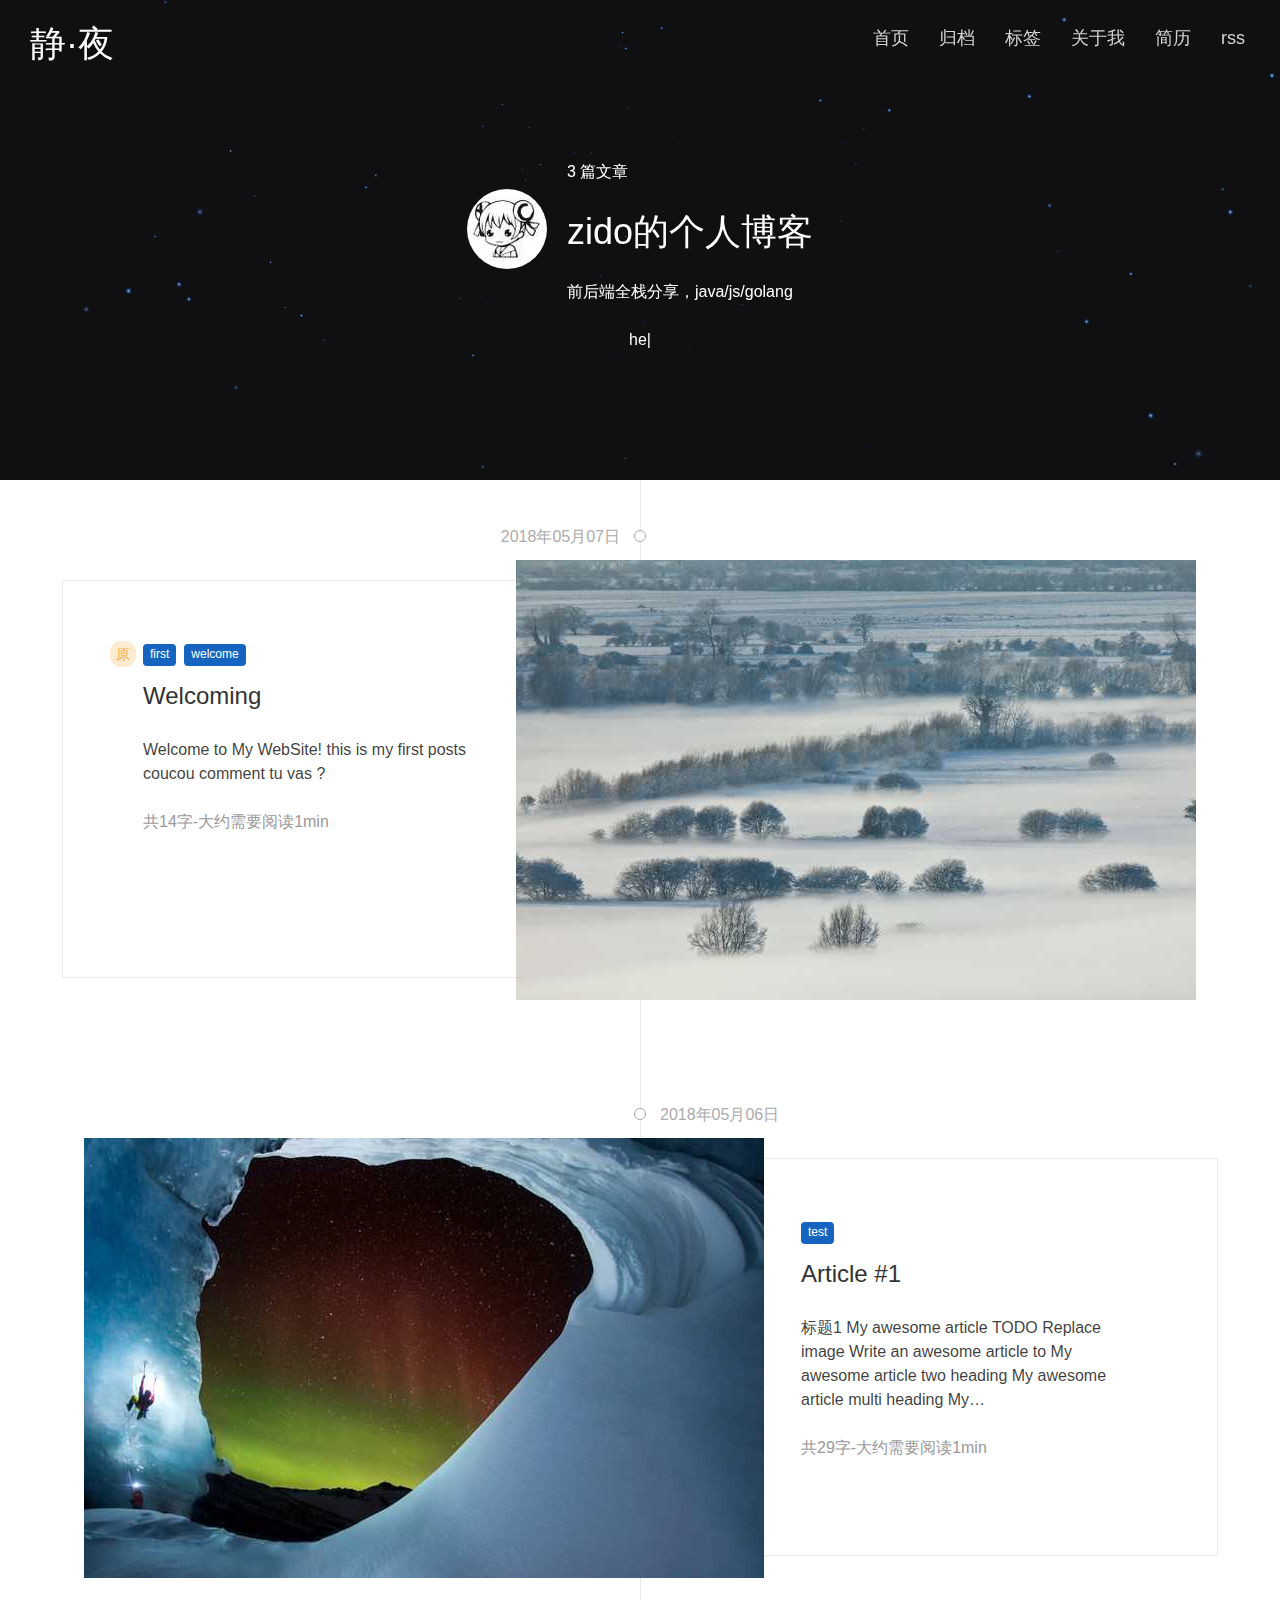
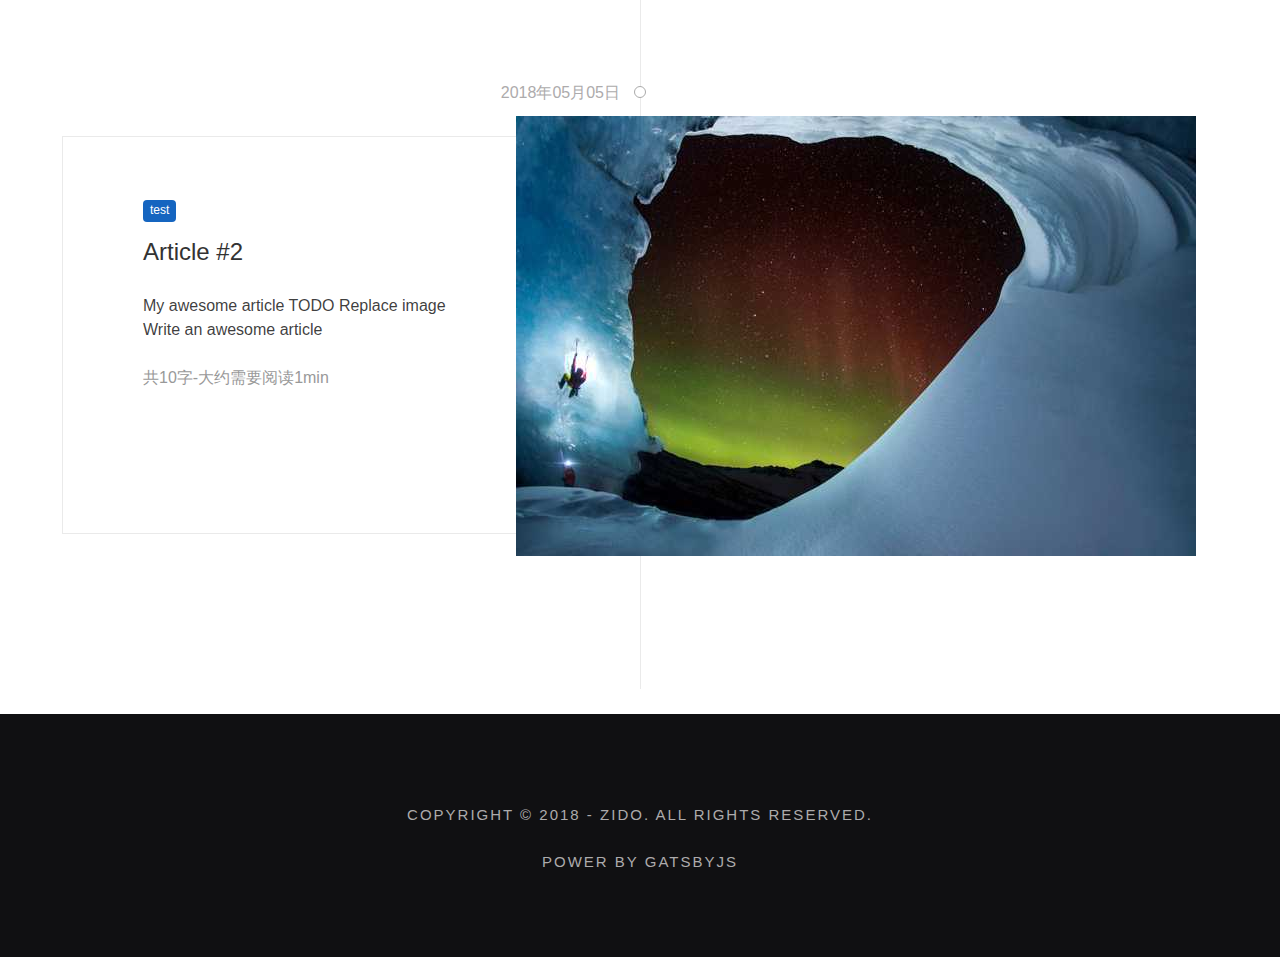
<file: index.html>
<!DOCTYPE html><html><head><meta charSet="utf-8"/><meta http-equiv="x-ua-compatible" content="ie=edge"/><meta name="viewport" content="width=device-width, initial-scale=1, shrink-to-fit=no"/><style data-href="/app.a1b116b00310bb14ebcc.css">.Layout-module--root--iEBEl{margin:0;background:#fff;overflow-y:auto;padding:0 0 20px}.Layout-module--header--3m-wz{width:100%;overflow:hidden;background-repeat:no-repeat;background-size:cover;background-position:50%}.Layout-module--header--3m-wz .Layout-module--headerBgContainer--3hYeJ{width:100%;height:100%}.Layout-module--header--3m-wz .Layout-module--headerTitle--J0kvI{color:#fff;position:absolute;top:20px;left:30px;z-index:1000}.Layout-module--header--3m-wz .Layout-module--headerTitle--J0kvI a{text-decoration:none;color:#fff}.Layout-module--banner--1MTCL{position:relative}.ityped-cursor{opacity:1;-webkit-animation:blink .5s infinite;animation:blink .5s infinite;-webkit-animation-direction:alternate;animation-direction:alternate}@keyframes blink{to{opacity:0}}@-webkit-keyframes blink{to{opacity:0}}.person-header{position:absolute;color:#fff;top:160px;left:0;right:0}.person-header .author-inner{width:auto;display:flex;align-items:center;justify-content:center}.person-header .author-inner .avatar{width:80px;height:80px;border-radius:50%}.person-header .inner-bio{text-align:center}html{box-sizing:border-box;-webkit-font-smoothing:antialiased;-moz-osx-font-smoothing:grayscale}*,:after,:before{box-sizing:inherit}body{margin:0;background-color:#101012}@media print{body{background-color:#fff}}.Header-module--header--2E8ew{width:100%;background:#101012;height:480px;overflow:hidden}.Header-module--header--2E8ew .Header-module--headerBgContainer--1gDBj{position:absolute;background-repeat:no-repeat;background-size:cover;background-position:50%;left:0;top:0;opacity:.3;width:100%;margin:0;padding:0;transition:all .3s ease-out}.Header-module--header--2E8ew .Header-module--headerTitle--1SXRu{color:#fff;position:absolute;top:20px;left:30px;z-index:1000}.Header-module--header--2E8ew .Header-module--headerTitle--1SXRu a{text-decoration:none;color:#fff}.Header-module--banner--3gwTk{position:relative}.Menu-module--menu--2mEjv{position:absolute;text-align:right;width:100%;padding:0 20px;top:8px;z-index:4;line-height:60px}.Menu-module--menu--2mEjv>ul{list-style-type:none}.Menu-module--menu--2mEjv>ul:after{content:"";display:block;clear:both}.Menu-module--menu--2mEjv>ul>li{display:inline-block;padding:0;margin:0 15px;font-size:18px;cursor:pointer}.Menu-module--menu--2mEjv>ul>li a{color:#d4d3d3;text-decoration:none;background:transparent}.Menu-module--fixPosition--ns2cM{position:fixed;right:20px;bottom:20px;z-index:1003}@media screen and (max-width:721px){.Menu-module--topPosition--su-FM{visibility:hidden}}.Menu-module--menuBtnContainer--11Iam{width:56px;height:56px;line-height:50px;text-align:center;padding:0;background:#101012;border-radius:50%;cursor:pointer;box-shadow:0 3px 5px -1px rgba(0,0,0,.2),0 6px 10px 0 rgba(0,0,0,.14),0 1px 18px 0 rgba(0,0,0,.12)}.Menu-module--menuBtn--1GD1T{position:relative;width:20px;height:20px;background:transparent;-webkit-tap-highlight-color:transparent;display:inline-block;vertical-align:middle;z-index:1002}.Menu-module--menuBtn--1GD1T div{top:50%;-webkit-transform:translateY(-50%);transform:translateY(-50%);transition:all .15s;opacity:1;position:absolute;width:100%;height:10%;background:#fff}.Menu-module--menuBtn--1GD1T:before{top:0}.Menu-module--menuBtn--1GD1T:after,.Menu-module--menuBtn--1GD1T:before{position:absolute;width:100%;height:10%;background:#fff;transition:all .3s;content:"";display:block}.Menu-module--menuBtn--1GD1T:after{bottom:0}.Menu-module--menuBtn--1GD1T.Menu-module--menuBtnActive--2-9FB:before{top:50%;-webkit-transform:translateY(-50%) rotate(135deg);transform:translateY(-50%) rotate(135deg)}.Menu-module--menuBtn--1GD1T.Menu-module--menuBtnActive--2-9FB:after{bottom:50%;-webkit-transform:translateY(50%) rotate(45deg);transform:translateY(50%) rotate(45deg)}.Menu-module--menuBtn--1GD1T.Menu-module--menuBtnActive--2-9FB div{opacity:0}.Menu-module--menuInner--1Sz4I{position:fixed;width:100%;height:100%;left:0;top:0;z-index:1001;text-align:center;overflow-x:hidden;overflow-y:auto;background:#101012;padding-top:100px}.Menu-module--menuInner--1Sz4I ul li{list-style:none}.Menu-module--menuInner--1Sz4I ul li a{text-decoration:none;display:block;font-size:22px;color:#fff}.Menu-module--menuInner--1Sz4I.Menu-module--menuExited--3ruIb{visibility:hidden}.Menu-module--menuInner--1Sz4I.Menu-module--menuShow--1D6O9{visibility:visible}.Menu-module--menuOpen--1uywN{overflow:hidden;padding-right:15px;height:100%}.Menu-module--htmlMenuOpen--_uHgu{overflow:hidden}.Menu-module--slideOutRight--3JLst{margin-left:100%;transition:margin-left .5s ease-out}@-webkit-keyframes slideInRight{0%{-webkit-transform:translate3d(100%,0,0);transform:translate3d(100%,0,0);visibility:visible}to{-webkit-transform:translateZ(0);transform:translateZ(0)}}@keyframes slideInRight{0%{-webkit-transform:translate3d(100%,0,0);transform:translate3d(100%,0,0);visibility:visible}to{-webkit-transform:translateZ(0);transform:translateZ(0)}}.slideInRight{-webkit-animation-name:slideInRight;animation-name:slideInRight}.post-inner{position:absolute;color:#fff;top:160px;left:0;right:0;text-align:center;width:auto}.post-inner .tags-header-container{width:-webkit-fit-content;width:-moz-fit-content;width:fit-content;margin:auto}.TagsCard-module--tagContainer--3O0Kr{margin-bottom:8px;position:relative}.TagsCard-module--tagContainer--3O0Kr>.TagsCard-module--tag--3Lcdx{background-color:#1565c0;color:#fff;list-style:none;display:inline-block;border-radius:4px;cursor:pointer;white-space:nowrap}.TagsCard-module--tagContainer--3O0Kr>.TagsCard-module--tag--3Lcdx:hover{background:#237bd9}.TagsCard-module--tagContainer--3O0Kr>.TagsCard-module--tag--3Lcdx a{text-decoration:none;color:#fff;padding:0 7px}.TagsCard-module--tagContainer--3O0Kr>.TagsCard-module--tag--3Lcdx.TagsCard-module--large--3ynT1{line-height:26px;height:28px;margin-right:16px;margin-bottom:8px;font-size:20px}.TagsCard-module--tagContainer--3O0Kr>.TagsCard-module--tag--3Lcdx.TagsCard-module--small--27Rlu{line-height:20px;height:22px;margin-right:8px;margin-bottom:4px;font-size:12px}.TagsCard-module--tagContainer--3O0Kr>.TagsCard-module--original--fIptn{position:absolute;background-color:rgba(242,174,67,.25);color:#f2ae43;margin-left:-33px;margin-right:10px;padding:0 6px;font-size:14px;line-height:26px;border-radius:11px}.Footer-module--footer--3yGWB{padding-bottom:60px;padding-top:90px;text-align:center;color:#fff;background:#101012}.Footer-module--footerInner--8mDc1{margin:0 auto;max-width:720px;padding:0 30px;font-size:15px;color:#adabac;letter-spacing:2px;text-transform:uppercase}@-webkit-keyframes fadeInLeft{0%{opacity:0;-webkit-transform:translate3d(-100%,0,0);transform:translate3d(-100%,0,0)}to{opacity:1;-webkit-transform:translateZ(0);transform:translateZ(0)}}@keyframes fadeInLeft{0%{opacity:0;-webkit-transform:translate3d(-100%,0,0);transform:translate3d(-100%,0,0)}to{opacity:1;-webkit-transform:translateZ(0);transform:translateZ(0)}}.fadeInLeft{-webkit-animation-name:fadeInLeft;animation-name:fadeInLeft}@-webkit-keyframes fadeOutRight{0%{opacity:1}to{opacity:0;-webkit-transform:translate3d(100%,0,0);transform:translate3d(100%,0,0)}}@keyframes fadeOutRight{0%{opacity:1}to{opacity:0;-webkit-transform:translate3d(100%,0,0);transform:translate3d(100%,0,0)}}.fadeOutRight{-webkit-animation-name:fadeOutRight;animation-name:fadeOutRight}.duration{-webkit-animation-duration:.5s;animation-duration:.5s}.hide-exit{display:none}</style><style data-href="/component---src-pages-index-tsx.7eaa4b89155f2a5f38e0.css">.PostItem-module--postItem--2muIs{margin:0 auto 100px;max-width:1200px;position:relative;padding:0 20px}.PostItem-module--postItem--2muIs a{text-decoration:none;color:#333}@media screen and (min-width:1200px){.PostItem-module--postItem--2muIs:nth-child(odd){text-align:left}.PostItem-module--postItem--2muIs:nth-child(2n){text-align:right}.PostItem-module--postItem--2muIs:nth-child(odd) .PostItem-module--itemElse--175Uv{left:660px}.PostItem-module--postItem--2muIs:nth-child(2n) .PostItem-module--itemElse--175Uv{right:660px}.PostItem-module--postItem--2muIs .PostItem-module--itemElse--175Uv{position:absolute;top:20px}}.PostItem-module--postItem--2muIs .PostItem-module--timeLabel--3j1tg{position:absolute;top:-30px}.PostItem-module--postItem--2muIs .PostItem-module--timeLabel--3j1tg p{margin-top:-5px;color:#adabac}.PostItem-module--postItem--2muIs .PostItem-module--timeLabel--3j1tg:before{content:"";position:absolute;top:0;border:1px solid #aaa;width:12px;height:12px;background:#fff;border-radius:50%}.PostItem-module--postItem--2muIs:nth-child(odd) .PostItem-module--timeLabel--3j1tg{left:50%;vertical-align:middle;text-align:left}.PostItem-module--postItem--2muIs:nth-child(odd) .PostItem-module--timeLabel--3j1tg:before{left:-6px}.PostItem-module--postItem--2muIs:nth-child(odd) .PostItem-module--timeLabel--3j1tg p{margin-left:20px}.PostItem-module--postItem--2muIs:nth-child(2n) .PostItem-module--timeLabel--3j1tg{right:50%;vertical-align:middle;text-align:right}.PostItem-module--postItem--2muIs:nth-child(2n) .PostItem-module--timeLabel--3j1tg:before{right:-6px}.PostItem-module--postItem--2muIs:nth-child(2n) .PostItem-module--timeLabel--3j1tg p{margin-right:20px}.PostItem-module--itemMain--1RZNb{display:"block";position:relative}.PostItem-module--itemMain--1RZNb:hover{-webkit-text-decoration:"none";text-decoration:"none"}.PostItem-module--cover--bV-iP{display:inline-block;overflow:hidden;max-width:100%;position:relative;z-index:3}.PostItem-module--cover--bV-iP img{width:680px}.PostItem-module--itemElse--175Uv{text-decoration:none;background:#fff;height:398px;width:498px;margin:0;text-align:left;padding:60px 80px 20px;border:1px solid #eaeaea}.PostItem-module--itemElse--175Uv p.PostItem-module--first-child--3pGfQ{color:#999;font-size:12px;margin:80px 0 0 80px}@media screen and (max-width:1199px){.PostItem-module--itemMain--1RZNb{text-align:center;padding:16px;box-shadow:0 1px 3px 0 rgba(0,0,0,.2),0 1px 1px 0 rgba(0,0,0,.14),0 2px 1px -1px rgba(0,0,0,.12);background:#fff}.PostItem-module--cover--bV-iP,.PostItem-module--cover--bV-iP a{display:block}.PostItem-module--itemElse--175Uv{width:100%;border:none;padding:5px 0 20px;height:auto}}@media (min-width:600px){.PostItem-module--itemMain--1RZNb{padding-left:24px;padding-right:24px}}.PostItem-module--here--_jZwl{position:absolute;left:80;bottom:80;color:#999;font-size:12}.blog-module--indexContent--JWfzm{padding-top:80px;position:relative;overflow:hidden}.blog-module--indexContent--JWfzm:before{content:"";display:block;width:1px;height:100%;position:absolute;left:50%;top:-5px;background:#eaeaea}.pagination{text-align:center;background:#fff;padding-top:10px;position:relative}.pagination a{border-radius:4px;-webkit-user-select:none;-moz-user-select:none;-ms-user-select:none;user-select:none;min-width:32px;height:32px;line-height:30px;text-align:center;list-style:none;display:inline-block;vertical-align:middle;border:1px solid #d9d9d9;background-color:#fff;margin:0 4px;font-family:Arial;outline:0;text-decoration:none;color:#000}.pagination span{margin:0 4px}.pagination a.active{border-color:#237bd9;color:#237bd9}.pagination a:hover{transition:all .3s;border-color:#1565c0;color:#1565c0}</style><meta name="generator" content="Gatsby 2.0.73"/><style id="typography.js">html{font-family:sans-serif;-ms-text-size-adjust:100%;-webkit-text-size-adjust:100%}body{margin:0}article,aside,details,figcaption,figure,footer,header,main,menu,nav,section,summary{display:block}audio,canvas,progress,video{display:inline-block}audio:not([controls]){display:none;height:0}progress{vertical-align:baseline}[hidden],template{display:none}a{background-color:transparent;-webkit-text-decoration-skip:objects}a:active,a:hover{outline-width:0}abbr[title]{border-bottom:none;text-decoration:underline;text-decoration:underline dotted}b,strong{font-weight:inherit;font-weight:bolder}dfn{font-style:italic}h1{font-size:2em;margin:.67em 0}mark{background-color:#ff0;color:#000}small{font-size:80%}sub,sup{font-size:75%;line-height:0;position:relative;vertical-align:baseline}sub{bottom:-.25em}sup{top:-.5em}img{border-style:none}svg:not(:root){overflow:hidden}code,kbd,pre,samp{font-family:monospace,monospace;font-size:1em}figure{margin:1em 40px}hr{box-sizing:content-box;height:0;overflow:visible}button,input,optgroup,select,textarea{font:inherit;margin:0}optgroup{font-weight:700}button,input{overflow:visible}button,select{text-transform:none}[type=reset],[type=submit],button,html [type=button]{-webkit-appearance:button}[type=button]::-moz-focus-inner,[type=reset]::-moz-focus-inner,[type=submit]::-moz-focus-inner,button::-moz-focus-inner{border-style:none;padding:0}[type=button]:-moz-focusring,[type=reset]:-moz-focusring,[type=submit]:-moz-focusring,button:-moz-focusring{outline:1px dotted ButtonText}fieldset{border:1px solid silver;margin:0 2px;padding:.35em .625em .75em}legend{box-sizing:border-box;color:inherit;display:table;max-width:100%;padding:0;white-space:normal}textarea{overflow:auto}[type=checkbox],[type=radio]{box-sizing:border-box;padding:0}[type=number]::-webkit-inner-spin-button,[type=number]::-webkit-outer-spin-button{height:auto}[type=search]{-webkit-appearance:textfield;outline-offset:-2px}[type=search]::-webkit-search-cancel-button,[type=search]::-webkit-search-decoration{-webkit-appearance:none}::-webkit-input-placeholder{color:inherit;opacity:.54}::-webkit-file-upload-button{-webkit-appearance:button;font:inherit}html{font:100%/1.5 -apple-system,'BlinkMacSystemFont','Segoe UI','Roboto','Oxygen','Ubuntu','Cantarell','Fira Sans','Droid Sans','Helvetica Neue',sans-serif;box-sizing:border-box;overflow-y:scroll;}*{box-sizing:inherit;}*:before{box-sizing:inherit;}*:after{box-sizing:inherit;}body{color:hsla(204,12.449720506%,0%,0.77);font-family:-apple-system,'BlinkMacSystemFont','Segoe UI','Roboto','Oxygen','Ubuntu','Cantarell','Fira Sans','Droid Sans','Helvetica Neue',sans-serif;font-weight:400;word-wrap:break-word;font-kerning:normal;-moz-font-feature-settings:"kern", "liga", "clig", "calt";-ms-font-feature-settings:"kern", "liga", "clig", "calt";-webkit-font-feature-settings:"kern", "liga", "clig", "calt";font-feature-settings:"kern", "liga", "clig", "calt";}img{max-width:100%;margin-left:0;margin-right:0;margin-top:0;padding-bottom:0;padding-left:0;padding-right:0;padding-top:0;margin-bottom:1.5rem;}h1{margin-left:0;margin-right:0;margin-top:0;padding-bottom:0;padding-left:0;padding-right:0;padding-top:0;margin-bottom:1.5rem;color:inherit;font-family:-apple-system,'BlinkMacSystemFont','Segoe UI','Roboto','Oxygen','Ubuntu','Cantarell','Fira Sans','Droid Sans','Helvetica Neue',sans-serif;font-weight:500;text-rendering:optimizeLegibility;font-size:2.25rem;line-height:3rem;}h2{margin-left:0;margin-right:0;margin-top:0;padding-bottom:0;padding-left:0;padding-right:0;padding-top:0;margin-bottom:1.5rem;color:inherit;font-family:-apple-system,'BlinkMacSystemFont','Segoe UI','Roboto','Oxygen','Ubuntu','Cantarell','Fira Sans','Droid Sans','Helvetica Neue',sans-serif;font-weight:500;text-rendering:optimizeLegibility;font-size:1.83712rem;line-height:2.25rem;}h3{margin-left:0;margin-right:0;margin-top:0;padding-bottom:0;padding-left:0;padding-right:0;padding-top:0;margin-bottom:1.5rem;color:inherit;font-family:-apple-system,'BlinkMacSystemFont','Segoe UI','Roboto','Oxygen','Ubuntu','Cantarell','Fira Sans','Droid Sans','Helvetica Neue',sans-serif;font-weight:500;text-rendering:optimizeLegibility;font-size:1.5rem;line-height:2.25rem;}h4{margin-left:0;margin-right:0;margin-top:0;padding-bottom:0;padding-left:0;padding-right:0;padding-top:0;margin-bottom:1.5rem;color:inherit;font-family:-apple-system,'BlinkMacSystemFont','Segoe UI','Roboto','Oxygen','Ubuntu','Cantarell','Fira Sans','Droid Sans','Helvetica Neue',sans-serif;font-weight:500;text-rendering:optimizeLegibility;font-size:1.14471rem;line-height:1.5rem;}h5{margin-left:0;margin-right:0;margin-top:0;padding-bottom:0;padding-left:0;padding-right:0;padding-top:0;margin-bottom:1.5rem;color:inherit;font-family:-apple-system,'BlinkMacSystemFont','Segoe UI','Roboto','Oxygen','Ubuntu','Cantarell','Fira Sans','Droid Sans','Helvetica Neue',sans-serif;font-weight:500;text-rendering:optimizeLegibility;font-size:0.87358rem;line-height:1.5rem;}h6{margin-left:0;margin-right:0;margin-top:0;padding-bottom:0;padding-left:0;padding-right:0;padding-top:0;margin-bottom:1.5rem;color:inherit;font-family:-apple-system,'BlinkMacSystemFont','Segoe UI','Roboto','Oxygen','Ubuntu','Cantarell','Fira Sans','Droid Sans','Helvetica Neue',sans-serif;font-weight:500;text-rendering:optimizeLegibility;font-size:0.76314rem;line-height:1.5rem;}hgroup{margin-left:0;margin-right:0;margin-top:0;padding-bottom:0;padding-left:0;padding-right:0;padding-top:0;margin-bottom:1.5rem;}ul{margin-left:1.5rem;margin-right:0;margin-top:0;padding-bottom:0;padding-left:0;padding-right:0;padding-top:0;margin-bottom:1.5rem;list-style-position:outside;list-style-image:none;}ol{margin-left:1.5rem;margin-right:0;margin-top:0;padding-bottom:0;padding-left:0;padding-right:0;padding-top:0;margin-bottom:1.5rem;list-style-position:outside;list-style-image:none;}dl{margin-left:0;margin-right:0;margin-top:0;padding-bottom:0;padding-left:0;padding-right:0;padding-top:0;margin-bottom:1.5rem;}dd{margin-left:0;margin-right:0;margin-top:0;padding-bottom:0;padding-left:0;padding-right:0;padding-top:0;margin-bottom:1.5rem;}p{margin-left:0;margin-right:0;margin-top:0;padding-bottom:0;padding-left:0;padding-right:0;padding-top:0;margin-bottom:1.5rem;}figure{margin-left:0;margin-right:0;margin-top:0;padding-bottom:0;padding-left:0;padding-right:0;padding-top:0;margin-bottom:1.5rem;}pre{margin-left:0;margin-right:0;margin-top:0;padding-bottom:0;padding-left:0;padding-right:0;padding-top:0;margin-bottom:1.5rem;font-size:0.85rem;line-height:1.5rem;}table{margin-left:0;margin-right:0;margin-top:0;padding-bottom:0;padding-left:0;padding-right:0;padding-top:0;margin-bottom:1.5rem;font-size:1rem;line-height:1.5rem;border-collapse:collapse;width:100%;}fieldset{margin-left:0;margin-right:0;margin-top:0;padding-bottom:0;padding-left:0;padding-right:0;padding-top:0;margin-bottom:1.5rem;}blockquote{margin-left:1.5rem;margin-right:1.5rem;margin-top:0;padding-bottom:0.5rem;padding-left:1rem;padding-right:1rem;padding-top:0.5rem;margin-bottom:1.5rem;font-size:1.22474rem;line-height:1.5rem;border-left:0.25rem solid #eceeef;}form{margin-left:0;margin-right:0;margin-top:0;padding-bottom:0;padding-left:0;padding-right:0;padding-top:0;margin-bottom:1.5rem;}noscript{margin-left:0;margin-right:0;margin-top:0;padding-bottom:0;padding-left:0;padding-right:0;padding-top:0;margin-bottom:1.5rem;}iframe{margin-left:0;margin-right:0;margin-top:0;padding-bottom:0;padding-left:0;padding-right:0;padding-top:0;margin-bottom:1.5rem;}hr{margin-left:0;margin-right:0;margin-top:0;padding-bottom:0;padding-left:0;padding-right:0;padding-top:0;margin-bottom:calc(1.5rem - 1px);background:hsla(0,0%,0%,0.2);border:none;height:1px;}address{margin-left:0;margin-right:0;margin-top:0;padding-bottom:0;padding-left:0;padding-right:0;padding-top:0;margin-bottom:1.5rem;}b{font-weight:bold;}strong{font-weight:bold;}dt{font-weight:bold;}th{font-weight:bold;}li{margin-bottom:calc(1.5rem / 2);}ol li{padding-left:0;}ul li{padding-left:0;}li > ol{margin-left:1.5rem;margin-bottom:calc(1.5rem / 2);margin-top:calc(1.5rem / 2);}li > ul{margin-left:1.5rem;margin-bottom:calc(1.5rem / 2);margin-top:calc(1.5rem / 2);}blockquote *:last-child{margin-bottom:0;}li *:last-child{margin-bottom:0;}p *:last-child{margin-bottom:0;}li > p{margin-bottom:calc(1.5rem / 2);}code{font-size:0.85rem;line-height:1.5rem;}kbd{font-size:0.85rem;line-height:1.5rem;}samp{font-size:0.85rem;line-height:1.5rem;}abbr{border-bottom:1px dotted hsla(0,0%,0%,0.5);cursor:help;}acronym{border-bottom:1px dotted hsla(0,0%,0%,0.5);cursor:help;}abbr[title]{border-bottom:1px dotted hsla(0,0%,0%,0.5);cursor:help;text-decoration:none;}thead{text-align:left;}td,th{text-align:left;border-bottom:1px solid hsla(0,0%,0%,0.12);font-feature-settings:"tnum";-moz-font-feature-settings:"tnum";-ms-font-feature-settings:"tnum";-webkit-font-feature-settings:"tnum";padding-left:1rem;padding-right:1rem;padding-top:0.75rem;padding-bottom:calc(0.75rem - 1px);}th:first-child,td:first-child{padding-left:0;}th:last-child,td:last-child{padding-right:0;}blockquote > :last-child{margin-bottom:0;}blockquote cite{font-size:1rem;line-height:1.5rem;color:hsla(204,5.275997423999999%,0%,0.46);font-weight:400;font-style:normal;}</style><link rel="shortcut icon" href="/icons/icon-48x48.png"/><link rel="manifest" href="/manifest.webmanifest"/><meta name="theme-color" content="#101012"/><style type="text/css">
    .anchor {
      float: left;
      padding-right: 4px;
      margin-left: -20px;
    }
    h1 .anchor svg,
    h2 .anchor svg,
    h3 .anchor svg,
    h4 .anchor svg,
    h5 .anchor svg,
    h6 .anchor svg {
      visibility: hidden;
    }
    h1:hover .anchor svg,
    h2:hover .anchor svg,
    h3:hover .anchor svg,
    h4:hover .anchor svg,
    h5:hover .anchor svg,
    h6:hover .anchor svg,
    h1 .anchor:focus svg,
    h2 .anchor:focus svg,
    h3 .anchor:focus svg,
    h4 .anchor:focus svg,
    h5 .anchor:focus svg,
    h6 .anchor:focus svg {
      visibility: visible;
    }
  </style><script>
    function getElementTop(el) {
      var actualTop = el.offsetTop
    
      var current = el.offsetParent
    
      while (current !== null) {
        actualTop += current.offsetTop
    
        current = current.offsetParent
      }
    
      return actualTop
    }
    
    document.addEventListener("DOMContentLoaded", function(event) {
      var hash = window.decodeURI(location.hash.replace('#', ''))
      if (hash !== '') {
        var element = document.querySelector('[data-id=' + hash + ']')
        if (element) {
          var offset = getElementTop(element)
          // Wait for the browser to finish rendering before scrolling.
          setTimeout((function() {
            window.scrollTo(0, offset)
          }), 0)
        }
      }
    })
  </script><link rel="alternate" type="application/rss+xml" href="/rss.xml"/><link as="script" rel="preload" href="/component---src-pages-index-tsx-18581e565707bdd4d9ed.js"/><link as="script" rel="preload" href="/app-541d34aa99744482cb09.js"/><link as="script" rel="preload" href="/webpack-runtime-031bf793ef1a05be1ce2.js"/><link as="fetch" rel="preload" href="/static/d/150/path---index-6a9-9KyWgtnetFfyR69L6avbCIwD8.json" crossOrigin="use-credentials"/></head><body><div id="___gatsby"><div style="outline:none" tabindex="-1" role="group"><div><div class="Layout-module--root--iEBEl"><header class="Header-module--header--2E8ew"><nav class="Menu-module--menu--2mEjv"><ul class="Menu-module--topPosition--su-FM"><li><a aria-current="page" class="" href="/">首页</a></li><li><a href="/archives/">归档</a></li><li><a href="/tags/">标签</a></li><li><a href="/about">关于我</a></li><li><a href="http://resume.zido.site" target="_blank">简历</a></li><li><a href="/rss.xml" target="_blank">rss</a></li></ul><div class="Menu-module--fixPosition--ns2cM"><div class="Menu-module--menuBtnContainer--11Iam"><div class="Menu-module--menuBtn--1GD1T"><div></div></div></div></div></nav><h1 class="Header-module--headerTitle--1SXRu"><a aria-current="page" class="" href="/">静·夜</a></h1><div class="Header-module--banner--3gwTk"><canvas width="0" height="480"></canvas><div class="Header-module--headerBgContainer--1gDBj"></div><div id="main-header"></div><div class="person-header"><div class="author-inner"><div><img alt="zido" src="/static/0cfffcf0fa67e5c6c4db103144ede644/7f057/avatar.jpg" srcSet="/static/0cfffcf0fa67e5c6c4db103144ede644/7f057/avatar.jpg 1x,
/static/0cfffcf0fa67e5c6c4db103144ede644/bf8bc/avatar.jpg 1.5x,
/static/0cfffcf0fa67e5c6c4db103144ede644/85218/avatar.jpg 2x" class="avatar"/></div><div style="text-align:left;margin-left:20px"><p>3<!-- --> 篇文章</p><h1>zido的个人博客</h1><p>前后端全栈分享，java/js/golang</p></div></div><div class="inner-bio"><span text="hello～,I&#x27;m zido,a full stack developer,welcome to visit my blog!"></span></div></div></div></header><div><div><main><div class="blog-module--indexContent--JWfzm"><div></div><div class="PostItem-module--postItem--2muIs"><div class="PostItem-module--timeLabel--3j1tg"><p>2018年05月07日</p></div><div class="PostItem-module--itemMain--1RZNb"><div class="PostItem-module--cover--bV-iP"><a href="/blog/2018-04-18--welcoming/"><img src="/static/a66c4cc4c977995178194d919a6a9208/1d1bb/UKSomerset_ZH-CN2587621995_1920x1080.jpg" srcSet="/static/a66c4cc4c977995178194d919a6a9208/1d1bb/UKSomerset_ZH-CN2587621995_1920x1080.jpg 1x,
/static/a66c4cc4c977995178194d919a6a9208/fae5b/UKSomerset_ZH-CN2587621995_1920x1080.jpg 1.5x,
/static/a66c4cc4c977995178194d919a6a9208/7ae54/UKSomerset_ZH-CN2587621995_1920x1080.jpg 2x"/></a></div><div class="PostItem-module--itemElse--175Uv"><div class="TagsCard-module--tagContainer--3O0Kr"><div title="原创内容" class="TagsCard-module--original--fIptn">原</div><span class="TagsCard-module--tag--3Lcdx TagsCard-module--small--27Rlu"><a href="/blog/tag/first/">first</a></span><span class="TagsCard-module--tag--3Lcdx TagsCard-module--small--27Rlu"><a href="/blog/tag/welcome/">welcome</a></span></div><h3><a href="/blog/2018-04-18--welcoming/">Welcoming</a></h3><p>Welcome to My WebSite! this is my first posts coucou   comment tu vas ?</p><p class="PostItem-module--here--_jZwl">共<!-- -->14<!-- -->字-大约需要阅读<!-- -->1<!-- -->min</p></div></div></div><div class="PostItem-module--postItem--2muIs"><div class="PostItem-module--timeLabel--3j1tg"><p>2018年05月06日</p></div><div class="PostItem-module--itemMain--1RZNb"><div class="PostItem-module--cover--bV-iP"><a href="/blog/2018-05-02--article-1/"><img src="/static/2c5adef16f5b7ec175a482a78ba198b3/1d1bb/header.jpg" srcSet="/static/2c5adef16f5b7ec175a482a78ba198b3/1d1bb/header.jpg 1x,
/static/2c5adef16f5b7ec175a482a78ba198b3/fae5b/header.jpg 1.5x,
/static/2c5adef16f5b7ec175a482a78ba198b3/7ae54/header.jpg 2x"/></a></div><div class="PostItem-module--itemElse--175Uv"><div class="TagsCard-module--tagContainer--3O0Kr"><span class="TagsCard-module--tag--3Lcdx TagsCard-module--small--27Rlu"><a href="/blog/tag/test/">test</a></span></div><h3><a href="/blog/2018-05-02--article-1/">Article #1</a></h3><p>标题1 My awesome article TODO Replace image Write an awesome article to My awesome article two heading My awesome article multi heading My…</p><p class="PostItem-module--here--_jZwl">共<!-- -->29<!-- -->字-大约需要阅读<!-- -->1<!-- -->min</p></div></div></div><div class="PostItem-module--postItem--2muIs"><div class="PostItem-module--timeLabel--3j1tg"><p>2018年05月05日</p></div><div class="PostItem-module--itemMain--1RZNb"><div class="PostItem-module--cover--bV-iP"><a href="/blog/2018-05-02--article-2/"><img src="/static/2c5adef16f5b7ec175a482a78ba198b3/1d1bb/header.jpg" srcSet="/static/2c5adef16f5b7ec175a482a78ba198b3/1d1bb/header.jpg 1x,
/static/2c5adef16f5b7ec175a482a78ba198b3/fae5b/header.jpg 1.5x,
/static/2c5adef16f5b7ec175a482a78ba198b3/7ae54/header.jpg 2x"/></a></div><div class="PostItem-module--itemElse--175Uv"><div class="TagsCard-module--tagContainer--3O0Kr"><span class="TagsCard-module--tag--3Lcdx TagsCard-module--small--27Rlu"><a href="/blog/tag/test/">test</a></span></div><h3><a href="/blog/2018-05-02--article-2/">Article #2</a></h3><p>My awesome article TODO Replace image Write an awesome article</p><p class="PostItem-module--here--_jZwl">共<!-- -->10<!-- -->字-大约需要阅读<!-- -->1<!-- -->min</p></div></div></div></div></main></div></div></div><footer class="Footer-module--footer--3yGWB"><div class="Footer-module--footerInner--8mDc1" data-reactid="130"><p>Copyright © 2018 - <!-- -->zido<!-- -->. All Rights Reserved. </p><p>power by GatsbyJs</p></div></footer></div></div></div><script>
  
  
  if(true) {
    (function(i,s,o,g,r,a,m){i['GoogleAnalyticsObject']=r;i[r]=i[r]||function(){
    (i[r].q=i[r].q||[]).push(arguments)},i[r].l=1*new Date();a=s.createElement(o),
    m=s.getElementsByTagName(o)[0];a.async=1;a.src=g;m.parentNode.insertBefore(a,m)
    })(window,document,'script','https://www.google-analytics.com/analytics.js','ga');
  }
  if (typeof ga === "function") {
    ga('create', 'UA-120357572-1', 'auto', {});
      
      }
      </script><script id="gatsby-script-loader">/*<![CDATA[*/window.page={"componentChunkName":"component---src-pages-index-tsx","jsonName":"index","path":"/"};window.dataPath="150/path---index-6a9-9KyWgtnetFfyR69L6avbCIwD8";/*]]>*/</script><script id="gatsby-chunk-mapping">/*<![CDATA[*/window.___chunkMapping={"app":["/app.a1b116b00310bb14ebcc.css","/app-541d34aa99744482cb09.js"],"component---node-modules-gatsby-plugin-offline-app-shell-js":["/component---node-modules-gatsby-plugin-offline-app-shell-js-2f04a4922b835d4bf736.js"],"component---src-templates-blog-post-tsx":["/component---src-templates-blog-post-tsx.bdd996877097e9c10c16.css","/component---src-templates-blog-post-tsx-c01b315eae86fb5ddb43.js"],"component---src-templates-tag-page-tsx":["/component---src-templates-tag-page-tsx.7eaa4b89155f2a5f38e0.css","/component---src-templates-tag-page-tsx-e496f37ab9cfe099b36c.js"],"component---src-templates-blog-page-tsx":["/component---src-templates-blog-page-tsx.7eaa4b89155f2a5f38e0.css","/component---src-templates-blog-page-tsx-a9b492d0b4873cfabe8a.js"],"component---src-templates-blog-archives-tsx":["/component---src-templates-blog-archives-tsx.6ef3d45906464fbb9b47.css","/component---src-templates-blog-archives-tsx-f3314fbfb56bd464f80e.js"],"component---src-pages-404-tsx":["/component---src-pages-404-tsx.1c26b140cc34f86d0ceb.css","/component---src-pages-404-tsx-cff8f28fb85208cfb880.js"],"component---src-pages-drafts-tsx":["/component---src-pages-drafts-tsx.7eaa4b89155f2a5f38e0.css","/component---src-pages-drafts-tsx-07434212ce29f0b83047.js"],"component---src-pages-index-tsx":["/component---src-pages-index-tsx.7eaa4b89155f2a5f38e0.css","/component---src-pages-index-tsx-18581e565707bdd4d9ed.js"],"component---src-pages-tags-tsx":["/component---src-pages-tags-tsx.1c26b140cc34f86d0ceb.css","/component---src-pages-tags-tsx-c23670cf91da67a73b23.js"]};/*]]>*/</script><script src="/webpack-runtime-031bf793ef1a05be1ce2.js" async=""></script><script src="/app-541d34aa99744482cb09.js" async=""></script><script src="/component---src-pages-index-tsx-18581e565707bdd4d9ed.js" async=""></script></body></html>
</file>
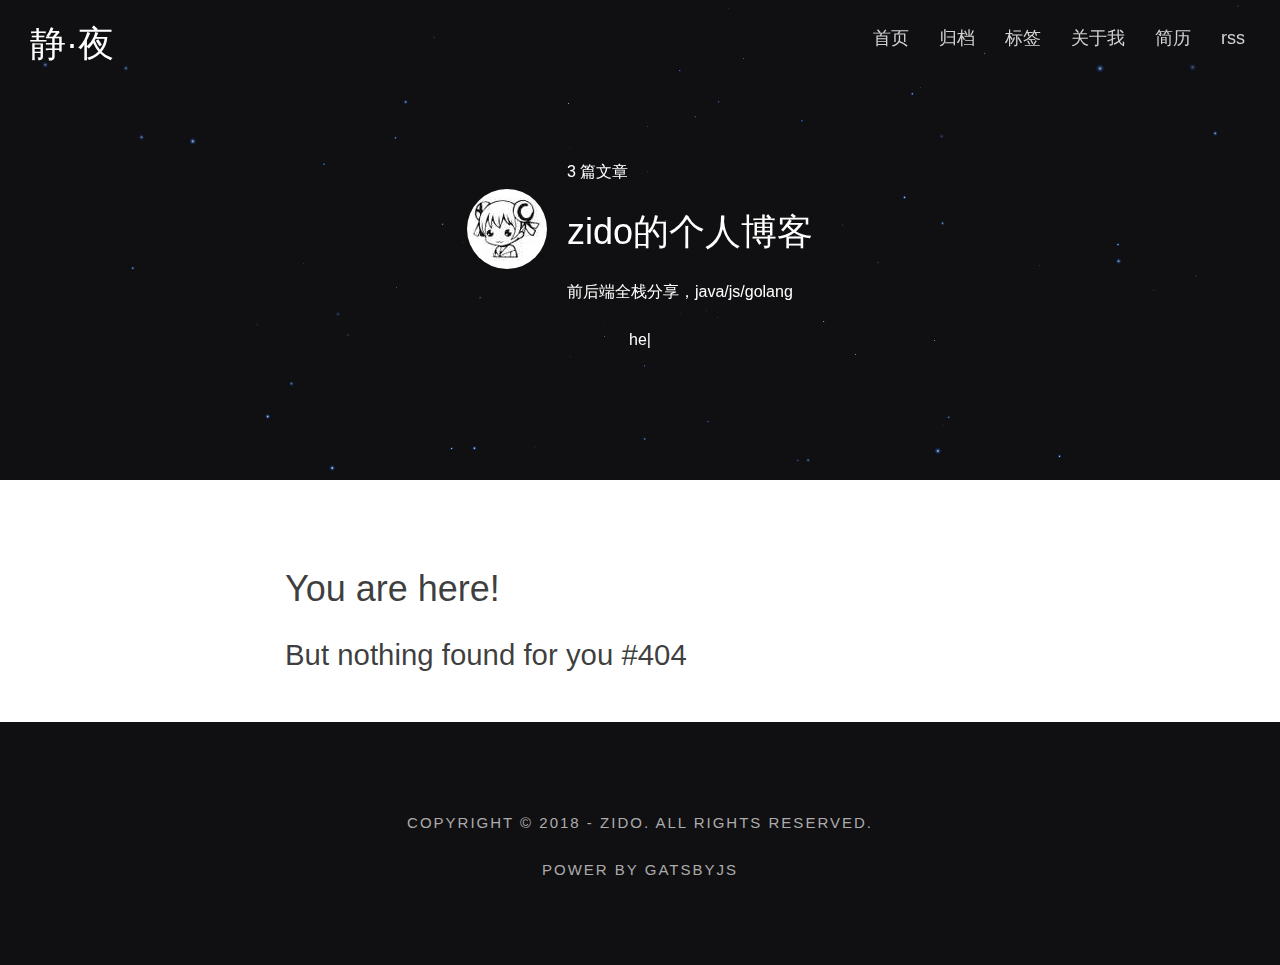
<file: 404/index.html>
<!DOCTYPE html><html><head><meta charSet="utf-8"/><meta http-equiv="x-ua-compatible" content="ie=edge"/><meta name="viewport" content="width=device-width, initial-scale=1, shrink-to-fit=no"/><style data-href="/app.a1b116b00310bb14ebcc.css">.Layout-module--root--iEBEl{margin:0;background:#fff;overflow-y:auto;padding:0 0 20px}.Layout-module--header--3m-wz{width:100%;overflow:hidden;background-repeat:no-repeat;background-size:cover;background-position:50%}.Layout-module--header--3m-wz .Layout-module--headerBgContainer--3hYeJ{width:100%;height:100%}.Layout-module--header--3m-wz .Layout-module--headerTitle--J0kvI{color:#fff;position:absolute;top:20px;left:30px;z-index:1000}.Layout-module--header--3m-wz .Layout-module--headerTitle--J0kvI a{text-decoration:none;color:#fff}.Layout-module--banner--1MTCL{position:relative}.ityped-cursor{opacity:1;-webkit-animation:blink .5s infinite;animation:blink .5s infinite;-webkit-animation-direction:alternate;animation-direction:alternate}@keyframes blink{to{opacity:0}}@-webkit-keyframes blink{to{opacity:0}}.person-header{position:absolute;color:#fff;top:160px;left:0;right:0}.person-header .author-inner{width:auto;display:flex;align-items:center;justify-content:center}.person-header .author-inner .avatar{width:80px;height:80px;border-radius:50%}.person-header .inner-bio{text-align:center}html{box-sizing:border-box;-webkit-font-smoothing:antialiased;-moz-osx-font-smoothing:grayscale}*,:after,:before{box-sizing:inherit}body{margin:0;background-color:#101012}@media print{body{background-color:#fff}}.Header-module--header--2E8ew{width:100%;background:#101012;height:480px;overflow:hidden}.Header-module--header--2E8ew .Header-module--headerBgContainer--1gDBj{position:absolute;background-repeat:no-repeat;background-size:cover;background-position:50%;left:0;top:0;opacity:.3;width:100%;margin:0;padding:0;transition:all .3s ease-out}.Header-module--header--2E8ew .Header-module--headerTitle--1SXRu{color:#fff;position:absolute;top:20px;left:30px;z-index:1000}.Header-module--header--2E8ew .Header-module--headerTitle--1SXRu a{text-decoration:none;color:#fff}.Header-module--banner--3gwTk{position:relative}.Menu-module--menu--2mEjv{position:absolute;text-align:right;width:100%;padding:0 20px;top:8px;z-index:4;line-height:60px}.Menu-module--menu--2mEjv>ul{list-style-type:none}.Menu-module--menu--2mEjv>ul:after{content:"";display:block;clear:both}.Menu-module--menu--2mEjv>ul>li{display:inline-block;padding:0;margin:0 15px;font-size:18px;cursor:pointer}.Menu-module--menu--2mEjv>ul>li a{color:#d4d3d3;text-decoration:none;background:transparent}.Menu-module--fixPosition--ns2cM{position:fixed;right:20px;bottom:20px;z-index:1003}@media screen and (max-width:721px){.Menu-module--topPosition--su-FM{visibility:hidden}}.Menu-module--menuBtnContainer--11Iam{width:56px;height:56px;line-height:50px;text-align:center;padding:0;background:#101012;border-radius:50%;cursor:pointer;box-shadow:0 3px 5px -1px rgba(0,0,0,.2),0 6px 10px 0 rgba(0,0,0,.14),0 1px 18px 0 rgba(0,0,0,.12)}.Menu-module--menuBtn--1GD1T{position:relative;width:20px;height:20px;background:transparent;-webkit-tap-highlight-color:transparent;display:inline-block;vertical-align:middle;z-index:1002}.Menu-module--menuBtn--1GD1T div{top:50%;-webkit-transform:translateY(-50%);transform:translateY(-50%);transition:all .15s;opacity:1;position:absolute;width:100%;height:10%;background:#fff}.Menu-module--menuBtn--1GD1T:before{top:0}.Menu-module--menuBtn--1GD1T:after,.Menu-module--menuBtn--1GD1T:before{position:absolute;width:100%;height:10%;background:#fff;transition:all .3s;content:"";display:block}.Menu-module--menuBtn--1GD1T:after{bottom:0}.Menu-module--menuBtn--1GD1T.Menu-module--menuBtnActive--2-9FB:before{top:50%;-webkit-transform:translateY(-50%) rotate(135deg);transform:translateY(-50%) rotate(135deg)}.Menu-module--menuBtn--1GD1T.Menu-module--menuBtnActive--2-9FB:after{bottom:50%;-webkit-transform:translateY(50%) rotate(45deg);transform:translateY(50%) rotate(45deg)}.Menu-module--menuBtn--1GD1T.Menu-module--menuBtnActive--2-9FB div{opacity:0}.Menu-module--menuInner--1Sz4I{position:fixed;width:100%;height:100%;left:0;top:0;z-index:1001;text-align:center;overflow-x:hidden;overflow-y:auto;background:#101012;padding-top:100px}.Menu-module--menuInner--1Sz4I ul li{list-style:none}.Menu-module--menuInner--1Sz4I ul li a{text-decoration:none;display:block;font-size:22px;color:#fff}.Menu-module--menuInner--1Sz4I.Menu-module--menuExited--3ruIb{visibility:hidden}.Menu-module--menuInner--1Sz4I.Menu-module--menuShow--1D6O9{visibility:visible}.Menu-module--menuOpen--1uywN{overflow:hidden;padding-right:15px;height:100%}.Menu-module--htmlMenuOpen--_uHgu{overflow:hidden}.Menu-module--slideOutRight--3JLst{margin-left:100%;transition:margin-left .5s ease-out}@-webkit-keyframes slideInRight{0%{-webkit-transform:translate3d(100%,0,0);transform:translate3d(100%,0,0);visibility:visible}to{-webkit-transform:translateZ(0);transform:translateZ(0)}}@keyframes slideInRight{0%{-webkit-transform:translate3d(100%,0,0);transform:translate3d(100%,0,0);visibility:visible}to{-webkit-transform:translateZ(0);transform:translateZ(0)}}.slideInRight{-webkit-animation-name:slideInRight;animation-name:slideInRight}.post-inner{position:absolute;color:#fff;top:160px;left:0;right:0;text-align:center;width:auto}.post-inner .tags-header-container{width:-webkit-fit-content;width:-moz-fit-content;width:fit-content;margin:auto}.TagsCard-module--tagContainer--3O0Kr{margin-bottom:8px;position:relative}.TagsCard-module--tagContainer--3O0Kr>.TagsCard-module--tag--3Lcdx{background-color:#1565c0;color:#fff;list-style:none;display:inline-block;border-radius:4px;cursor:pointer;white-space:nowrap}.TagsCard-module--tagContainer--3O0Kr>.TagsCard-module--tag--3Lcdx:hover{background:#237bd9}.TagsCard-module--tagContainer--3O0Kr>.TagsCard-module--tag--3Lcdx a{text-decoration:none;color:#fff;padding:0 7px}.TagsCard-module--tagContainer--3O0Kr>.TagsCard-module--tag--3Lcdx.TagsCard-module--large--3ynT1{line-height:26px;height:28px;margin-right:16px;margin-bottom:8px;font-size:20px}.TagsCard-module--tagContainer--3O0Kr>.TagsCard-module--tag--3Lcdx.TagsCard-module--small--27Rlu{line-height:20px;height:22px;margin-right:8px;margin-bottom:4px;font-size:12px}.TagsCard-module--tagContainer--3O0Kr>.TagsCard-module--original--fIptn{position:absolute;background-color:rgba(242,174,67,.25);color:#f2ae43;margin-left:-33px;margin-right:10px;padding:0 6px;font-size:14px;line-height:26px;border-radius:11px}.Footer-module--footer--3yGWB{padding-bottom:60px;padding-top:90px;text-align:center;color:#fff;background:#101012}.Footer-module--footerInner--8mDc1{margin:0 auto;max-width:720px;padding:0 30px;font-size:15px;color:#adabac;letter-spacing:2px;text-transform:uppercase}@-webkit-keyframes fadeInLeft{0%{opacity:0;-webkit-transform:translate3d(-100%,0,0);transform:translate3d(-100%,0,0)}to{opacity:1;-webkit-transform:translateZ(0);transform:translateZ(0)}}@keyframes fadeInLeft{0%{opacity:0;-webkit-transform:translate3d(-100%,0,0);transform:translate3d(-100%,0,0)}to{opacity:1;-webkit-transform:translateZ(0);transform:translateZ(0)}}.fadeInLeft{-webkit-animation-name:fadeInLeft;animation-name:fadeInLeft}@-webkit-keyframes fadeOutRight{0%{opacity:1}to{opacity:0;-webkit-transform:translate3d(100%,0,0);transform:translate3d(100%,0,0)}}@keyframes fadeOutRight{0%{opacity:1}to{opacity:0;-webkit-transform:translate3d(100%,0,0);transform:translate3d(100%,0,0)}}.fadeOutRight{-webkit-animation-name:fadeOutRight;animation-name:fadeOutRight}.duration{-webkit-animation-duration:.5s;animation-duration:.5s}.hide-exit{display:none}</style><style data-href="/component---src-pages-404-tsx.1c26b140cc34f86d0ceb.css">.Main-module--mainRoot--2flIs{max-width:720px;margin:80px auto auto;padding:5px}</style><meta name="generator" content="Gatsby 2.0.73"/><style id="typography.js">html{font-family:sans-serif;-ms-text-size-adjust:100%;-webkit-text-size-adjust:100%}body{margin:0}article,aside,details,figcaption,figure,footer,header,main,menu,nav,section,summary{display:block}audio,canvas,progress,video{display:inline-block}audio:not([controls]){display:none;height:0}progress{vertical-align:baseline}[hidden],template{display:none}a{background-color:transparent;-webkit-text-decoration-skip:objects}a:active,a:hover{outline-width:0}abbr[title]{border-bottom:none;text-decoration:underline;text-decoration:underline dotted}b,strong{font-weight:inherit;font-weight:bolder}dfn{font-style:italic}h1{font-size:2em;margin:.67em 0}mark{background-color:#ff0;color:#000}small{font-size:80%}sub,sup{font-size:75%;line-height:0;position:relative;vertical-align:baseline}sub{bottom:-.25em}sup{top:-.5em}img{border-style:none}svg:not(:root){overflow:hidden}code,kbd,pre,samp{font-family:monospace,monospace;font-size:1em}figure{margin:1em 40px}hr{box-sizing:content-box;height:0;overflow:visible}button,input,optgroup,select,textarea{font:inherit;margin:0}optgroup{font-weight:700}button,input{overflow:visible}button,select{text-transform:none}[type=reset],[type=submit],button,html [type=button]{-webkit-appearance:button}[type=button]::-moz-focus-inner,[type=reset]::-moz-focus-inner,[type=submit]::-moz-focus-inner,button::-moz-focus-inner{border-style:none;padding:0}[type=button]:-moz-focusring,[type=reset]:-moz-focusring,[type=submit]:-moz-focusring,button:-moz-focusring{outline:1px dotted ButtonText}fieldset{border:1px solid silver;margin:0 2px;padding:.35em .625em .75em}legend{box-sizing:border-box;color:inherit;display:table;max-width:100%;padding:0;white-space:normal}textarea{overflow:auto}[type=checkbox],[type=radio]{box-sizing:border-box;padding:0}[type=number]::-webkit-inner-spin-button,[type=number]::-webkit-outer-spin-button{height:auto}[type=search]{-webkit-appearance:textfield;outline-offset:-2px}[type=search]::-webkit-search-cancel-button,[type=search]::-webkit-search-decoration{-webkit-appearance:none}::-webkit-input-placeholder{color:inherit;opacity:.54}::-webkit-file-upload-button{-webkit-appearance:button;font:inherit}html{font:100%/1.5 -apple-system,'BlinkMacSystemFont','Segoe UI','Roboto','Oxygen','Ubuntu','Cantarell','Fira Sans','Droid Sans','Helvetica Neue',sans-serif;box-sizing:border-box;overflow-y:scroll;}*{box-sizing:inherit;}*:before{box-sizing:inherit;}*:after{box-sizing:inherit;}body{color:hsla(204,12.449720506%,0%,0.77);font-family:-apple-system,'BlinkMacSystemFont','Segoe UI','Roboto','Oxygen','Ubuntu','Cantarell','Fira Sans','Droid Sans','Helvetica Neue',sans-serif;font-weight:400;word-wrap:break-word;font-kerning:normal;-moz-font-feature-settings:"kern", "liga", "clig", "calt";-ms-font-feature-settings:"kern", "liga", "clig", "calt";-webkit-font-feature-settings:"kern", "liga", "clig", "calt";font-feature-settings:"kern", "liga", "clig", "calt";}img{max-width:100%;margin-left:0;margin-right:0;margin-top:0;padding-bottom:0;padding-left:0;padding-right:0;padding-top:0;margin-bottom:1.5rem;}h1{margin-left:0;margin-right:0;margin-top:0;padding-bottom:0;padding-left:0;padding-right:0;padding-top:0;margin-bottom:1.5rem;color:inherit;font-family:-apple-system,'BlinkMacSystemFont','Segoe UI','Roboto','Oxygen','Ubuntu','Cantarell','Fira Sans','Droid Sans','Helvetica Neue',sans-serif;font-weight:500;text-rendering:optimizeLegibility;font-size:2.25rem;line-height:3rem;}h2{margin-left:0;margin-right:0;margin-top:0;padding-bottom:0;padding-left:0;padding-right:0;padding-top:0;margin-bottom:1.5rem;color:inherit;font-family:-apple-system,'BlinkMacSystemFont','Segoe UI','Roboto','Oxygen','Ubuntu','Cantarell','Fira Sans','Droid Sans','Helvetica Neue',sans-serif;font-weight:500;text-rendering:optimizeLegibility;font-size:1.83712rem;line-height:2.25rem;}h3{margin-left:0;margin-right:0;margin-top:0;padding-bottom:0;padding-left:0;padding-right:0;padding-top:0;margin-bottom:1.5rem;color:inherit;font-family:-apple-system,'BlinkMacSystemFont','Segoe UI','Roboto','Oxygen','Ubuntu','Cantarell','Fira Sans','Droid Sans','Helvetica Neue',sans-serif;font-weight:500;text-rendering:optimizeLegibility;font-size:1.5rem;line-height:2.25rem;}h4{margin-left:0;margin-right:0;margin-top:0;padding-bottom:0;padding-left:0;padding-right:0;padding-top:0;margin-bottom:1.5rem;color:inherit;font-family:-apple-system,'BlinkMacSystemFont','Segoe UI','Roboto','Oxygen','Ubuntu','Cantarell','Fira Sans','Droid Sans','Helvetica Neue',sans-serif;font-weight:500;text-rendering:optimizeLegibility;font-size:1.14471rem;line-height:1.5rem;}h5{margin-left:0;margin-right:0;margin-top:0;padding-bottom:0;padding-left:0;padding-right:0;padding-top:0;margin-bottom:1.5rem;color:inherit;font-family:-apple-system,'BlinkMacSystemFont','Segoe UI','Roboto','Oxygen','Ubuntu','Cantarell','Fira Sans','Droid Sans','Helvetica Neue',sans-serif;font-weight:500;text-rendering:optimizeLegibility;font-size:0.87358rem;line-height:1.5rem;}h6{margin-left:0;margin-right:0;margin-top:0;padding-bottom:0;padding-left:0;padding-right:0;padding-top:0;margin-bottom:1.5rem;color:inherit;font-family:-apple-system,'BlinkMacSystemFont','Segoe UI','Roboto','Oxygen','Ubuntu','Cantarell','Fira Sans','Droid Sans','Helvetica Neue',sans-serif;font-weight:500;text-rendering:optimizeLegibility;font-size:0.76314rem;line-height:1.5rem;}hgroup{margin-left:0;margin-right:0;margin-top:0;padding-bottom:0;padding-left:0;padding-right:0;padding-top:0;margin-bottom:1.5rem;}ul{margin-left:1.5rem;margin-right:0;margin-top:0;padding-bottom:0;padding-left:0;padding-right:0;padding-top:0;margin-bottom:1.5rem;list-style-position:outside;list-style-image:none;}ol{margin-left:1.5rem;margin-right:0;margin-top:0;padding-bottom:0;padding-left:0;padding-right:0;padding-top:0;margin-bottom:1.5rem;list-style-position:outside;list-style-image:none;}dl{margin-left:0;margin-right:0;margin-top:0;padding-bottom:0;padding-left:0;padding-right:0;padding-top:0;margin-bottom:1.5rem;}dd{margin-left:0;margin-right:0;margin-top:0;padding-bottom:0;padding-left:0;padding-right:0;padding-top:0;margin-bottom:1.5rem;}p{margin-left:0;margin-right:0;margin-top:0;padding-bottom:0;padding-left:0;padding-right:0;padding-top:0;margin-bottom:1.5rem;}figure{margin-left:0;margin-right:0;margin-top:0;padding-bottom:0;padding-left:0;padding-right:0;padding-top:0;margin-bottom:1.5rem;}pre{margin-left:0;margin-right:0;margin-top:0;padding-bottom:0;padding-left:0;padding-right:0;padding-top:0;margin-bottom:1.5rem;font-size:0.85rem;line-height:1.5rem;}table{margin-left:0;margin-right:0;margin-top:0;padding-bottom:0;padding-left:0;padding-right:0;padding-top:0;margin-bottom:1.5rem;font-size:1rem;line-height:1.5rem;border-collapse:collapse;width:100%;}fieldset{margin-left:0;margin-right:0;margin-top:0;padding-bottom:0;padding-left:0;padding-right:0;padding-top:0;margin-bottom:1.5rem;}blockquote{margin-left:1.5rem;margin-right:1.5rem;margin-top:0;padding-bottom:0.5rem;padding-left:1rem;padding-right:1rem;padding-top:0.5rem;margin-bottom:1.5rem;font-size:1.22474rem;line-height:1.5rem;border-left:0.25rem solid #eceeef;}form{margin-left:0;margin-right:0;margin-top:0;padding-bottom:0;padding-left:0;padding-right:0;padding-top:0;margin-bottom:1.5rem;}noscript{margin-left:0;margin-right:0;margin-top:0;padding-bottom:0;padding-left:0;padding-right:0;padding-top:0;margin-bottom:1.5rem;}iframe{margin-left:0;margin-right:0;margin-top:0;padding-bottom:0;padding-left:0;padding-right:0;padding-top:0;margin-bottom:1.5rem;}hr{margin-left:0;margin-right:0;margin-top:0;padding-bottom:0;padding-left:0;padding-right:0;padding-top:0;margin-bottom:calc(1.5rem - 1px);background:hsla(0,0%,0%,0.2);border:none;height:1px;}address{margin-left:0;margin-right:0;margin-top:0;padding-bottom:0;padding-left:0;padding-right:0;padding-top:0;margin-bottom:1.5rem;}b{font-weight:bold;}strong{font-weight:bold;}dt{font-weight:bold;}th{font-weight:bold;}li{margin-bottom:calc(1.5rem / 2);}ol li{padding-left:0;}ul li{padding-left:0;}li > ol{margin-left:1.5rem;margin-bottom:calc(1.5rem / 2);margin-top:calc(1.5rem / 2);}li > ul{margin-left:1.5rem;margin-bottom:calc(1.5rem / 2);margin-top:calc(1.5rem / 2);}blockquote *:last-child{margin-bottom:0;}li *:last-child{margin-bottom:0;}p *:last-child{margin-bottom:0;}li > p{margin-bottom:calc(1.5rem / 2);}code{font-size:0.85rem;line-height:1.5rem;}kbd{font-size:0.85rem;line-height:1.5rem;}samp{font-size:0.85rem;line-height:1.5rem;}abbr{border-bottom:1px dotted hsla(0,0%,0%,0.5);cursor:help;}acronym{border-bottom:1px dotted hsla(0,0%,0%,0.5);cursor:help;}abbr[title]{border-bottom:1px dotted hsla(0,0%,0%,0.5);cursor:help;text-decoration:none;}thead{text-align:left;}td,th{text-align:left;border-bottom:1px solid hsla(0,0%,0%,0.12);font-feature-settings:"tnum";-moz-font-feature-settings:"tnum";-ms-font-feature-settings:"tnum";-webkit-font-feature-settings:"tnum";padding-left:1rem;padding-right:1rem;padding-top:0.75rem;padding-bottom:calc(0.75rem - 1px);}th:first-child,td:first-child{padding-left:0;}th:last-child,td:last-child{padding-right:0;}blockquote > :last-child{margin-bottom:0;}blockquote cite{font-size:1rem;line-height:1.5rem;color:hsla(204,5.275997423999999%,0%,0.46);font-weight:400;font-style:normal;}</style><link rel="shortcut icon" href="/icons/icon-48x48.png"/><link rel="manifest" href="/manifest.webmanifest"/><meta name="theme-color" content="#101012"/><style type="text/css">
    .anchor {
      float: left;
      padding-right: 4px;
      margin-left: -20px;
    }
    h1 .anchor svg,
    h2 .anchor svg,
    h3 .anchor svg,
    h4 .anchor svg,
    h5 .anchor svg,
    h6 .anchor svg {
      visibility: hidden;
    }
    h1:hover .anchor svg,
    h2:hover .anchor svg,
    h3:hover .anchor svg,
    h4:hover .anchor svg,
    h5:hover .anchor svg,
    h6:hover .anchor svg,
    h1 .anchor:focus svg,
    h2 .anchor:focus svg,
    h3 .anchor:focus svg,
    h4 .anchor:focus svg,
    h5 .anchor:focus svg,
    h6 .anchor:focus svg {
      visibility: visible;
    }
  </style><script>
    function getElementTop(el) {
      var actualTop = el.offsetTop
    
      var current = el.offsetParent
    
      while (current !== null) {
        actualTop += current.offsetTop
    
        current = current.offsetParent
      }
    
      return actualTop
    }
    
    document.addEventListener("DOMContentLoaded", function(event) {
      var hash = window.decodeURI(location.hash.replace('#', ''))
      if (hash !== '') {
        var element = document.querySelector('[data-id=' + hash + ']')
        if (element) {
          var offset = getElementTop(element)
          // Wait for the browser to finish rendering before scrolling.
          setTimeout((function() {
            window.scrollTo(0, offset)
          }), 0)
        }
      }
    })
  </script><link rel="alternate" type="application/rss+xml" href="/rss.xml"/><link as="script" rel="preload" href="/component---src-pages-404-tsx-cff8f28fb85208cfb880.js"/><link as="script" rel="preload" href="/app-541d34aa99744482cb09.js"/><link as="script" rel="preload" href="/webpack-runtime-031bf793ef1a05be1ce2.js"/><link as="fetch" rel="preload" href="/static/d/44/path---404-22-d-bce-NZuapzHg3X9TaN1iIixfv1W23E.json" crossOrigin="use-credentials"/></head><body><div id="___gatsby"><div style="outline:none" tabindex="-1" role="group"><div><div class="Layout-module--root--iEBEl"><header class="Header-module--header--2E8ew"><nav class="Menu-module--menu--2mEjv"><ul class="Menu-module--topPosition--su-FM"><li><a href="/">首页</a></li><li><a href="/archives/">归档</a></li><li><a href="/tags/">标签</a></li><li><a href="/about">关于我</a></li><li><a href="http://resume.zido.site" target="_blank">简历</a></li><li><a href="/rss.xml" target="_blank">rss</a></li></ul><div class="Menu-module--fixPosition--ns2cM"><div class="Menu-module--menuBtnContainer--11Iam"><div class="Menu-module--menuBtn--1GD1T"><div></div></div></div></div></nav><h1 class="Header-module--headerTitle--1SXRu"><a href="/">静·夜</a></h1><div class="Header-module--banner--3gwTk"><canvas width="0" height="480"></canvas><div class="Header-module--headerBgContainer--1gDBj"></div><div id="main-header"></div><div class="person-header"><div class="author-inner"><div><img alt="zido" src="/static/0cfffcf0fa67e5c6c4db103144ede644/7f057/avatar.jpg" srcSet="/static/0cfffcf0fa67e5c6c4db103144ede644/7f057/avatar.jpg 1x,
/static/0cfffcf0fa67e5c6c4db103144ede644/bf8bc/avatar.jpg 1.5x,
/static/0cfffcf0fa67e5c6c4db103144ede644/85218/avatar.jpg 2x" class="avatar"/></div><div style="text-align:left;margin-left:20px"><p>3<!-- --> 篇文章</p><h1>zido的个人博客</h1><p>前后端全栈分享，java/js/golang</p></div></div><div class="inner-bio"><span text="hello～,I&#x27;m zido,a full stack developer,welcome to visit my blog!"></span></div></div></div></header><div><div><div style="position:relative"><main class="Main-module--mainRoot--2flIs"><h1>You are here!</h1><h2>But nothing found for you #404</h2></main></div></div></div></div><footer class="Footer-module--footer--3yGWB"><div class="Footer-module--footerInner--8mDc1" data-reactid="130"><p>Copyright © 2018 - <!-- -->zido<!-- -->. All Rights Reserved. </p><p>power by GatsbyJs</p></div></footer></div></div></div><script>
  
  
  if(true) {
    (function(i,s,o,g,r,a,m){i['GoogleAnalyticsObject']=r;i[r]=i[r]||function(){
    (i[r].q=i[r].q||[]).push(arguments)},i[r].l=1*new Date();a=s.createElement(o),
    m=s.getElementsByTagName(o)[0];a.async=1;a.src=g;m.parentNode.insertBefore(a,m)
    })(window,document,'script','https://www.google-analytics.com/analytics.js','ga');
  }
  if (typeof ga === "function") {
    ga('create', 'UA-120357572-1', 'auto', {});
      
      }
      </script><script id="gatsby-script-loader">/*<![CDATA[*/window.page={"componentChunkName":"component---src-pages-404-tsx","jsonName":"404-22d","path":"/404/"};window.dataPath="44/path---404-22-d-bce-NZuapzHg3X9TaN1iIixfv1W23E";/*]]>*/</script><script id="gatsby-chunk-mapping">/*<![CDATA[*/window.___chunkMapping={"app":["/app.a1b116b00310bb14ebcc.css","/app-541d34aa99744482cb09.js"],"component---node-modules-gatsby-plugin-offline-app-shell-js":["/component---node-modules-gatsby-plugin-offline-app-shell-js-2f04a4922b835d4bf736.js"],"component---src-templates-blog-post-tsx":["/component---src-templates-blog-post-tsx.bdd996877097e9c10c16.css","/component---src-templates-blog-post-tsx-c01b315eae86fb5ddb43.js"],"component---src-templates-tag-page-tsx":["/component---src-templates-tag-page-tsx.7eaa4b89155f2a5f38e0.css","/component---src-templates-tag-page-tsx-e496f37ab9cfe099b36c.js"],"component---src-templates-blog-page-tsx":["/component---src-templates-blog-page-tsx.7eaa4b89155f2a5f38e0.css","/component---src-templates-blog-page-tsx-a9b492d0b4873cfabe8a.js"],"component---src-templates-blog-archives-tsx":["/component---src-templates-blog-archives-tsx.6ef3d45906464fbb9b47.css","/component---src-templates-blog-archives-tsx-f3314fbfb56bd464f80e.js"],"component---src-pages-404-tsx":["/component---src-pages-404-tsx.1c26b140cc34f86d0ceb.css","/component---src-pages-404-tsx-cff8f28fb85208cfb880.js"],"component---src-pages-drafts-tsx":["/component---src-pages-drafts-tsx.7eaa4b89155f2a5f38e0.css","/component---src-pages-drafts-tsx-07434212ce29f0b83047.js"],"component---src-pages-index-tsx":["/component---src-pages-index-tsx.7eaa4b89155f2a5f38e0.css","/component---src-pages-index-tsx-18581e565707bdd4d9ed.js"],"component---src-pages-tags-tsx":["/component---src-pages-tags-tsx.1c26b140cc34f86d0ceb.css","/component---src-pages-tags-tsx-c23670cf91da67a73b23.js"]};/*]]>*/</script><script src="/webpack-runtime-031bf793ef1a05be1ce2.js" async=""></script><script src="/app-541d34aa99744482cb09.js" async=""></script><script src="/component---src-pages-404-tsx-cff8f28fb85208cfb880.js" async=""></script></body></html>
</file>
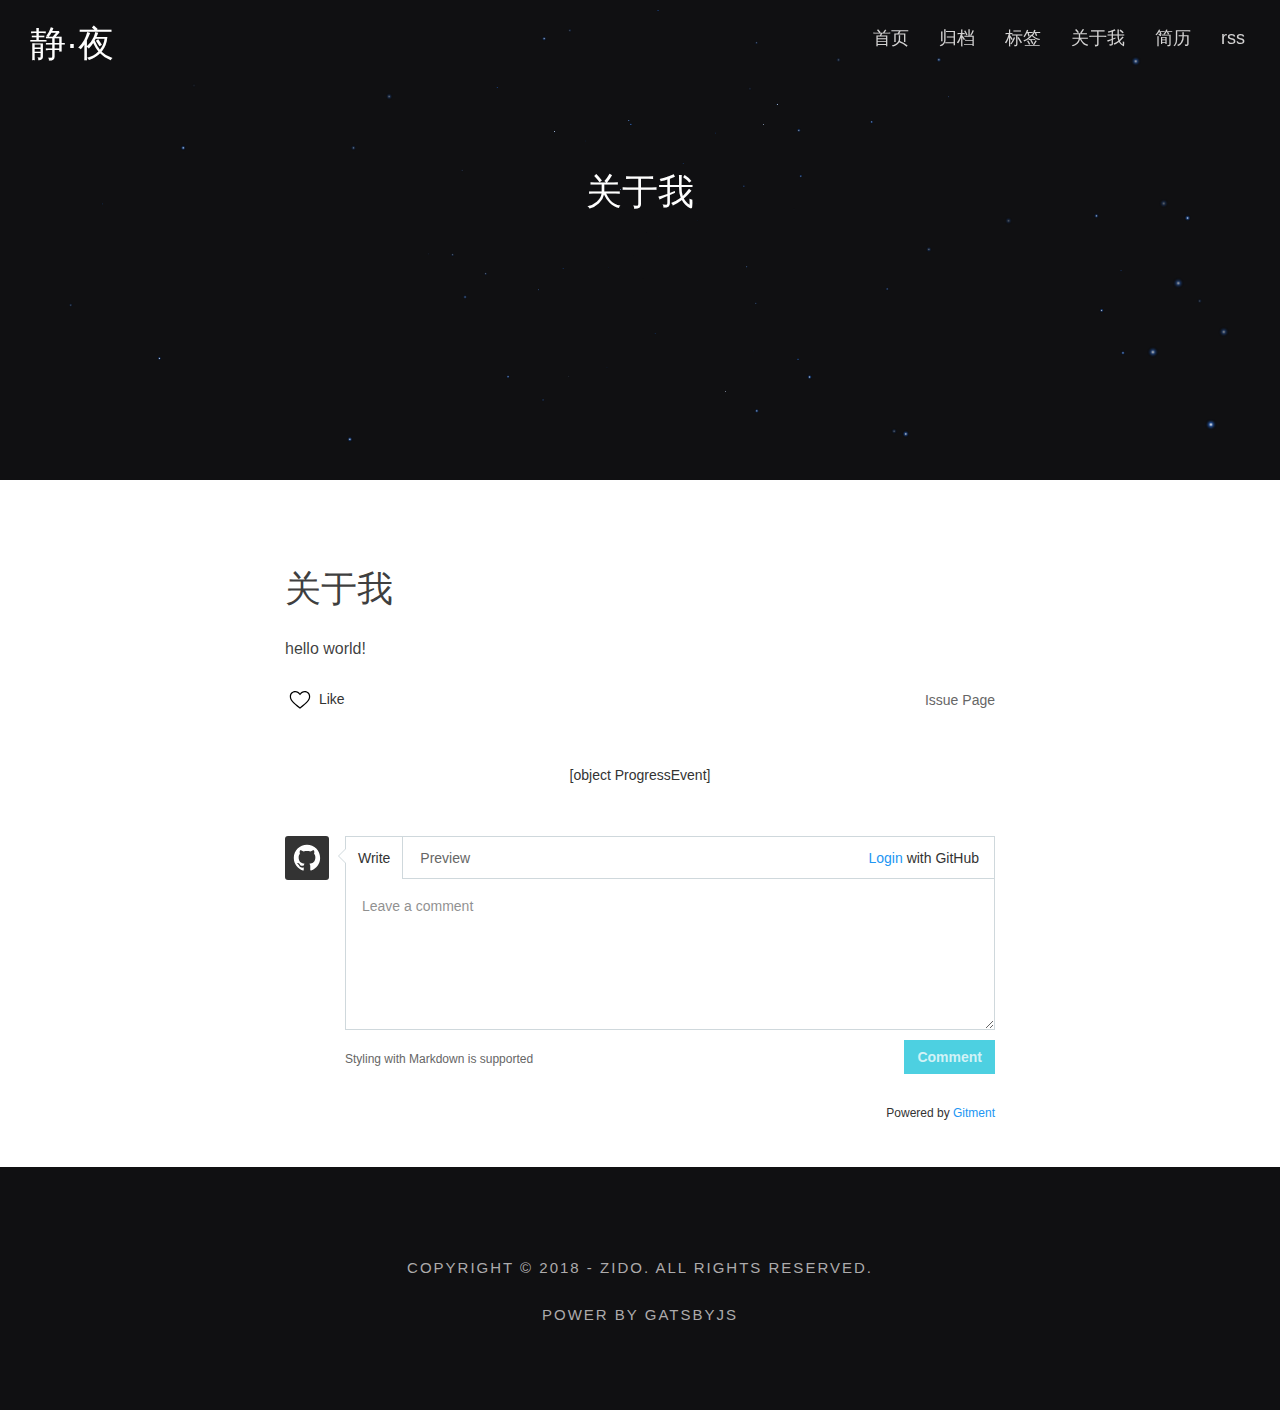
<file: about/index.html>
<!DOCTYPE html><html><head><meta charSet="utf-8"/><meta http-equiv="x-ua-compatible" content="ie=edge"/><meta name="viewport" content="width=device-width, initial-scale=1, shrink-to-fit=no"/><style data-href="/app.a1b116b00310bb14ebcc.css">.Layout-module--root--iEBEl{margin:0;background:#fff;overflow-y:auto;padding:0 0 20px}.Layout-module--header--3m-wz{width:100%;overflow:hidden;background-repeat:no-repeat;background-size:cover;background-position:50%}.Layout-module--header--3m-wz .Layout-module--headerBgContainer--3hYeJ{width:100%;height:100%}.Layout-module--header--3m-wz .Layout-module--headerTitle--J0kvI{color:#fff;position:absolute;top:20px;left:30px;z-index:1000}.Layout-module--header--3m-wz .Layout-module--headerTitle--J0kvI a{text-decoration:none;color:#fff}.Layout-module--banner--1MTCL{position:relative}.ityped-cursor{opacity:1;-webkit-animation:blink .5s infinite;animation:blink .5s infinite;-webkit-animation-direction:alternate;animation-direction:alternate}@keyframes blink{to{opacity:0}}@-webkit-keyframes blink{to{opacity:0}}.person-header{position:absolute;color:#fff;top:160px;left:0;right:0}.person-header .author-inner{width:auto;display:flex;align-items:center;justify-content:center}.person-header .author-inner .avatar{width:80px;height:80px;border-radius:50%}.person-header .inner-bio{text-align:center}html{box-sizing:border-box;-webkit-font-smoothing:antialiased;-moz-osx-font-smoothing:grayscale}*,:after,:before{box-sizing:inherit}body{margin:0;background-color:#101012}@media print{body{background-color:#fff}}.Header-module--header--2E8ew{width:100%;background:#101012;height:480px;overflow:hidden}.Header-module--header--2E8ew .Header-module--headerBgContainer--1gDBj{position:absolute;background-repeat:no-repeat;background-size:cover;background-position:50%;left:0;top:0;opacity:.3;width:100%;margin:0;padding:0;transition:all .3s ease-out}.Header-module--header--2E8ew .Header-module--headerTitle--1SXRu{color:#fff;position:absolute;top:20px;left:30px;z-index:1000}.Header-module--header--2E8ew .Header-module--headerTitle--1SXRu a{text-decoration:none;color:#fff}.Header-module--banner--3gwTk{position:relative}.Menu-module--menu--2mEjv{position:absolute;text-align:right;width:100%;padding:0 20px;top:8px;z-index:4;line-height:60px}.Menu-module--menu--2mEjv>ul{list-style-type:none}.Menu-module--menu--2mEjv>ul:after{content:"";display:block;clear:both}.Menu-module--menu--2mEjv>ul>li{display:inline-block;padding:0;margin:0 15px;font-size:18px;cursor:pointer}.Menu-module--menu--2mEjv>ul>li a{color:#d4d3d3;text-decoration:none;background:transparent}.Menu-module--fixPosition--ns2cM{position:fixed;right:20px;bottom:20px;z-index:1003}@media screen and (max-width:721px){.Menu-module--topPosition--su-FM{visibility:hidden}}.Menu-module--menuBtnContainer--11Iam{width:56px;height:56px;line-height:50px;text-align:center;padding:0;background:#101012;border-radius:50%;cursor:pointer;box-shadow:0 3px 5px -1px rgba(0,0,0,.2),0 6px 10px 0 rgba(0,0,0,.14),0 1px 18px 0 rgba(0,0,0,.12)}.Menu-module--menuBtn--1GD1T{position:relative;width:20px;height:20px;background:transparent;-webkit-tap-highlight-color:transparent;display:inline-block;vertical-align:middle;z-index:1002}.Menu-module--menuBtn--1GD1T div{top:50%;-webkit-transform:translateY(-50%);transform:translateY(-50%);transition:all .15s;opacity:1;position:absolute;width:100%;height:10%;background:#fff}.Menu-module--menuBtn--1GD1T:before{top:0}.Menu-module--menuBtn--1GD1T:after,.Menu-module--menuBtn--1GD1T:before{position:absolute;width:100%;height:10%;background:#fff;transition:all .3s;content:"";display:block}.Menu-module--menuBtn--1GD1T:after{bottom:0}.Menu-module--menuBtn--1GD1T.Menu-module--menuBtnActive--2-9FB:before{top:50%;-webkit-transform:translateY(-50%) rotate(135deg);transform:translateY(-50%) rotate(135deg)}.Menu-module--menuBtn--1GD1T.Menu-module--menuBtnActive--2-9FB:after{bottom:50%;-webkit-transform:translateY(50%) rotate(45deg);transform:translateY(50%) rotate(45deg)}.Menu-module--menuBtn--1GD1T.Menu-module--menuBtnActive--2-9FB div{opacity:0}.Menu-module--menuInner--1Sz4I{position:fixed;width:100%;height:100%;left:0;top:0;z-index:1001;text-align:center;overflow-x:hidden;overflow-y:auto;background:#101012;padding-top:100px}.Menu-module--menuInner--1Sz4I ul li{list-style:none}.Menu-module--menuInner--1Sz4I ul li a{text-decoration:none;display:block;font-size:22px;color:#fff}.Menu-module--menuInner--1Sz4I.Menu-module--menuExited--3ruIb{visibility:hidden}.Menu-module--menuInner--1Sz4I.Menu-module--menuShow--1D6O9{visibility:visible}.Menu-module--menuOpen--1uywN{overflow:hidden;padding-right:15px;height:100%}.Menu-module--htmlMenuOpen--_uHgu{overflow:hidden}.Menu-module--slideOutRight--3JLst{margin-left:100%;transition:margin-left .5s ease-out}@-webkit-keyframes slideInRight{0%{-webkit-transform:translate3d(100%,0,0);transform:translate3d(100%,0,0);visibility:visible}to{-webkit-transform:translateZ(0);transform:translateZ(0)}}@keyframes slideInRight{0%{-webkit-transform:translate3d(100%,0,0);transform:translate3d(100%,0,0);visibility:visible}to{-webkit-transform:translateZ(0);transform:translateZ(0)}}.slideInRight{-webkit-animation-name:slideInRight;animation-name:slideInRight}.post-inner{position:absolute;color:#fff;top:160px;left:0;right:0;text-align:center;width:auto}.post-inner .tags-header-container{width:-webkit-fit-content;width:-moz-fit-content;width:fit-content;margin:auto}.TagsCard-module--tagContainer--3O0Kr{margin-bottom:8px;position:relative}.TagsCard-module--tagContainer--3O0Kr>.TagsCard-module--tag--3Lcdx{background-color:#1565c0;color:#fff;list-style:none;display:inline-block;border-radius:4px;cursor:pointer;white-space:nowrap}.TagsCard-module--tagContainer--3O0Kr>.TagsCard-module--tag--3Lcdx:hover{background:#237bd9}.TagsCard-module--tagContainer--3O0Kr>.TagsCard-module--tag--3Lcdx a{text-decoration:none;color:#fff;padding:0 7px}.TagsCard-module--tagContainer--3O0Kr>.TagsCard-module--tag--3Lcdx.TagsCard-module--large--3ynT1{line-height:26px;height:28px;margin-right:16px;margin-bottom:8px;font-size:20px}.TagsCard-module--tagContainer--3O0Kr>.TagsCard-module--tag--3Lcdx.TagsCard-module--small--27Rlu{line-height:20px;height:22px;margin-right:8px;margin-bottom:4px;font-size:12px}.TagsCard-module--tagContainer--3O0Kr>.TagsCard-module--original--fIptn{position:absolute;background-color:rgba(242,174,67,.25);color:#f2ae43;margin-left:-33px;margin-right:10px;padding:0 6px;font-size:14px;line-height:26px;border-radius:11px}.Footer-module--footer--3yGWB{padding-bottom:60px;padding-top:90px;text-align:center;color:#fff;background:#101012}.Footer-module--footerInner--8mDc1{margin:0 auto;max-width:720px;padding:0 30px;font-size:15px;color:#adabac;letter-spacing:2px;text-transform:uppercase}@-webkit-keyframes fadeInLeft{0%{opacity:0;-webkit-transform:translate3d(-100%,0,0);transform:translate3d(-100%,0,0)}to{opacity:1;-webkit-transform:translateZ(0);transform:translateZ(0)}}@keyframes fadeInLeft{0%{opacity:0;-webkit-transform:translate3d(-100%,0,0);transform:translate3d(-100%,0,0)}to{opacity:1;-webkit-transform:translateZ(0);transform:translateZ(0)}}.fadeInLeft{-webkit-animation-name:fadeInLeft;animation-name:fadeInLeft}@-webkit-keyframes fadeOutRight{0%{opacity:1}to{opacity:0;-webkit-transform:translate3d(100%,0,0);transform:translate3d(100%,0,0)}}@keyframes fadeOutRight{0%{opacity:1}to{opacity:0;-webkit-transform:translate3d(100%,0,0);transform:translate3d(100%,0,0)}}.fadeOutRight{-webkit-animation-name:fadeOutRight;animation-name:fadeOutRight}.duration{-webkit-animation-duration:.5s;animation-duration:.5s}.hide-exit{display:none}</style><style data-href="/11.83ce241d2789105a55c0.css">.gitment-container{font-family:sans-serif;font-size:14px;line-height:1.5;color:#333;word-wrap:break-word}.gitment-container *{box-sizing:border-box}.gitment-container :disabled{cursor:not-allowed}.gitment-container a,.gitment-container a:visited{cursor:pointer;text-decoration:none}.gitment-container a:hover{text-decoration:underline}.gitment-container .gitment-hidden{display:none}.gitment-container .gitment-spinner-icon{fill:#333;-webkit-animation:gitment-spin 1s steps(12) infinite;animation:gitment-spin 1s steps(12) infinite}@-webkit-keyframes gitment-spin{to{-webkit-transform:rotate(1turn);transform:rotate(1turn)}}@keyframes gitment-spin{to{-webkit-transform:rotate(1turn);transform:rotate(1turn)}}.gitment-header-container,.gitment-root-container{margin:19px 0}.gitment-comment-like-btn,.gitment-header-like-btn{cursor:pointer}.gitment-comment-like-btn{float:right}.gitment-comment-like-btn.liked{color:#f44336}.gitment-header-like-btn svg{vertical-align:middle;height:30px}.gitment-comment-like-btn svg{vertical-align:middle;height:20px}.gitment-comment-like-btn.liked svg,.gitment-header-like-btn.liked svg{fill:#f44336}a.gitment-header-issue-link,a.gitment-header-issue-link:visited{float:right;line-height:30px;color:#666}a.gitment-header-issue-link:hover{color:#666}.gitment-comments-empty,.gitment-comments-error,.gitment-comments-loading{text-align:center;margin:50px 0}.gitment-comments-list{list-style:none;padding-left:0;margin:0 0 38px}.gitment-comment,.gitment-editor-container{position:relative;min-height:60px;padding-left:60px;margin:19px 0}.gitment-comment-avatar,.gitment-editor-avatar{float:left;margin-left:-60px}.gitment-comment-avatar,.gitment-comment-avatar-img,.gitment-editor-avatar-img,.gitment-editor-avatar svg{width:44px;height:44px;border-radius:3px}.gitment-editor-avatar .gitment-github-icon{fill:#fff;background-color:#333}.gitment-comment-main,.gitment-editor-main{position:relative;border:1px solid #cfd8dc;border-radius:0}.gitment-comment-main:after,.gitment-comment-main:before,.gitment-editor-main:after,.gitment-editor-main:before{position:absolute;top:11px;left:-16px;display:block;width:0;height:0;pointer-events:none;content:"";border-color:transparent;border-style:solid solid outset}.gitment-comment-main:before,.gitment-editor-main:before{border-width:8px;border-right-color:#cfd8dc}.gitment-comment-main:after,.gitment-editor-main:after{margin-top:1px;margin-left:2px;border-width:7px;border-right-color:#fff}.gitment-comment-header{margin:12px 15px;color:#666;background-color:#fff;border-radius:3px}.gitment-editor-header{padding:0;margin:0;border-bottom:1px solid #cfd8dc}a.gitment-comment-name,a.gitment-comment-name:visited{font-weight:600;color:#666}.gitment-editor-tabs{margin-bottom:-1px;margin-left:-1px}.gitment-editor-tab{display:inline-block;padding:11px 12px;font-size:14px;line-height:20px;color:#666;text-decoration:none;background-color:transparent;border-color:transparent;border-style:solid;border-width:0 1px;border-radius:0;white-space:nowrap;cursor:pointer;-webkit-user-select:none;-moz-user-select:none;-ms-user-select:none;user-select:none;outline:none}.gitment-editor-tab.gitment-selected{color:#333;background-color:#fff;border-color:#cfd8dc}.gitment-editor-login{float:right;margin-top:-30px;margin-right:15px}a.gitment-editor-login-link,a.gitment-editor-login-link:visited,a.gitment-footer-project-link,a.gitment-footer-project-link:visited{color:#2196f3}a.gitment-editor-logout-link,a.gitment-editor-logout-link:visited{color:#666}a.gitment-editor-logout-link:hover{color:#2196f3;text-decoration:none}.gitment-comment-body{position:relative;margin:12px 15px;overflow:hidden;border-radius:3px}.gitment-comment-body-folded{cursor:pointer}.gitment-comment-body-folded:before{content:"";top:0;bottom:50px;background:linear-gradient(180deg,hsla(0,0%,100%,0),hsla(0,0%,100%,.9))}.gitment-comment-body-folded:after,.gitment-comment-body-folded:before{display:block!important;position:absolute;width:100%;left:0;pointer-events:none}.gitment-comment-body-folded:after{content:"Click to Expand"!important;text-align:center;color:#666;height:50px;line-height:50px;bottom:0;background:hsla(0,0%,100%,.9)}.gitment-editor-body{margin:0}.gitment-comment-body>:first-child,.gitment-editor-preview>:first-child{margin-top:0!important}.gitment-comment-body>:last-child,.gitment-editor-preview>:last-child{margin-bottom:0!important}.gitment-editor-body textarea{display:block;width:100%;min-height:150px;max-height:500px;padding:16px;resize:vertical;max-width:100%;margin:0;font-size:14px;line-height:1.6;background-color:#fff;color:#333;vertical-align:middle;border:none;border-radius:0;outline:none;box-shadow:none;overflow:visible}.gitment-editor-body textarea:focus{background-color:#fff}.gitment-editor-preview{min-height:150px;padding:16px;background-color:transparent;width:100%;font-size:14px;line-height:1.5;word-wrap:break-word}.gitment-editor-footer{padding:0;margin-top:10px}.gitment-editor-footer:after{display:table;clear:both;content:""}a.gitment-editor-footer-tip{display:inline-block;padding-top:10px;font-size:12px;color:#666}a.gitment-editor-footer-tip:hover{color:#2196f3;text-decoration:none}.gitment-comments-pagination{list-style:none;text-align:right;border-radius:0;margin:-19px 0 19px}.gitment-comments-page-item{display:inline-block;cursor:pointer;border:1px solid #cfd8dc;margin-left:-1px;padding:.25rem .5rem}.gitment-comments-page-item.gitment-selected,.gitment-comments-page-item:hover{background-color:#f5f5f5}.gitment-comments-init-btn,.gitment-editor-submit{color:#fff;background-color:#00bcd4;position:relative;display:inline-block;padding:7px 13px;font-size:14px;font-weight:600;line-height:20px;white-space:nowrap;vertical-align:middle;cursor:pointer;-webkit-user-select:none;-moz-user-select:none;-ms-user-select:none;user-select:none;background-size:110% 110%;border:none;-webkit-appearance:none;-moz-appearance:none;appearance:none}.gitment-comments-init-btn:hover,.gitment-editor-submit:hover{background-color:#00acc1}.gitment-comments-init-btn:disabled,.gitment-editor-submit:disabled{color:hsla(0,0%,100%,.75);background-color:#4dd0e1;box-shadow:none}.gitment-editor-submit{float:right}.gitment-footer-container{margin-top:30px;margin-bottom:20px;text-align:right;font-size:12px}.gitment-markdown{-ms-text-size-adjust:100%;-webkit-text-size-adjust:100%;color:#333;font-family:-apple-system,BlinkMacSystemFont,Segoe UI,Helvetica,Arial,sans-serif,Apple Color Emoji,Segoe UI Emoji,Segoe UI Symbol;font-size:16px;line-height:1.5;word-wrap:break-word}.gitment-markdown .pl-c{color:#969896}.gitment-markdown .pl-c1,.gitment-markdown .pl-s .pl-v{color:#0086b3}.gitment-markdown .pl-e,.gitment-markdown .pl-en{color:#795da3}.gitment-markdown .pl-s .pl-s1,.gitment-markdown .pl-smi{color:#333}.gitment-markdown .pl-ent{color:#63a35c}.gitment-markdown .pl-k{color:#a71d5d}.gitment-markdown .pl-pds,.gitment-markdown .pl-s,.gitment-markdown .pl-s .pl-pse .pl-s1,.gitment-markdown .pl-sr,.gitment-markdown .pl-sr .pl-cce,.gitment-markdown .pl-sr .pl-sra,.gitment-markdown .pl-sr .pl-sre{color:#183691}.gitment-markdown .pl-smw,.gitment-markdown .pl-v{color:#ed6a43}.gitment-markdown .pl-bu{color:#b52a1d}.gitment-markdown .pl-c2,.gitment-markdown .pl-ii{color:#f8f8f8;background-color:#b52a1d}.gitment-markdown .pl-c2:before{content:"^M"}.gitment-markdown .pl-sr .pl-cce{font-weight:700;color:#63a35c}.gitment-markdown .pl-ml{color:#693a17}.gitment-markdown .pl-mh,.gitment-markdown .pl-mh .pl-en,.gitment-markdown .pl-ms{font-weight:700;color:#1d3e81}.gitment-markdown .pl-mq{color:teal}.gitment-markdown .pl-mi{font-style:italic;color:#333}.gitment-markdown .pl-mb{font-weight:700;color:#333}.gitment-markdown .pl-md{color:#bd2c00;background-color:#ffecec}.gitment-markdown .pl-mi1{color:#55a532;background-color:#eaffea}.gitment-markdown .pl-mc{color:#ef9700;background-color:#ffe3b4}.gitment-markdown .pl-mi2{color:#d8d8d8;background-color:grey}.gitment-markdown .pl-mdr{font-weight:700;color:#795da3}.gitment-markdown .pl-mo{color:#1d3e81}.gitment-markdown .pl-ba{color:#595e62}.gitment-markdown .pl-sg{color:silver}.gitment-markdown .pl-corl{text-decoration:underline;color:#183691}.gitment-markdown .octicon{display:inline-block;vertical-align:text-top;fill:currentColor}.gitment-markdown a{background-color:transparent;-webkit-text-decoration-skip:objects}.gitment-markdown a:active,.gitment-markdown a:hover{outline-width:0}.gitment-markdown strong{font-weight:inherit;font-weight:bolder}.gitment-markdown h1{margin:.67em 0}.gitment-markdown img{border-style:none}.gitment-markdown svg:not(:root){overflow:hidden}.gitment-markdown code,.gitment-markdown kbd,.gitment-markdown pre{font-family:monospace,monospace;font-size:1em}.gitment-markdown hr{box-sizing:content-box;overflow:visible}.gitment-markdown input{font:inherit;margin:0;overflow:visible}.gitment-markdown [type=checkbox]{box-sizing:border-box;padding:0}.gitment-markdown *{box-sizing:border-box}.gitment-markdown input{font-family:inherit;font-size:inherit;line-height:inherit}.gitment-markdown a{color:#0366d6;text-decoration:none}.gitment-markdown a:hover{text-decoration:underline}.gitment-markdown strong{font-weight:600}.gitment-markdown hr{height:0;margin:15px 0;overflow:hidden;background:transparent;border-bottom:1px solid #dfe2e5}.gitment-markdown hr:before{display:table;content:""}.gitment-markdown hr:after{display:table;clear:both;content:""}.gitment-markdown table{border-spacing:0;border-collapse:collapse}.gitment-markdown td,.gitment-markdown th{padding:0}.gitment-markdown h1,.gitment-markdown h2,.gitment-markdown h3,.gitment-markdown h4,.gitment-markdown h5,.gitment-markdown h6{margin-top:0;margin-bottom:0}.gitment-markdown h1{font-size:32px;font-weight:600}.gitment-markdown h2{font-size:24px;font-weight:600}.gitment-markdown h3{font-size:20px;font-weight:600}.gitment-markdown h4{font-size:16px;font-weight:600}.gitment-markdown h5{font-size:14px;font-weight:600}.gitment-markdown h6{font-size:12px;font-weight:600}.gitment-markdown p{margin-top:0;margin-bottom:10px}.gitment-markdown blockquote{margin:0}.gitment-markdown ol,.gitment-markdown ul{padding-left:0;margin-top:0;margin-bottom:0}.gitment-markdown ol ol,.gitment-markdown ul ol{list-style-type:lower-roman}.gitment-markdown ol ol ol,.gitment-markdown ol ul ol,.gitment-markdown ul ol ol,.gitment-markdown ul ul ol{list-style-type:lower-alpha}.gitment-markdown dd{margin-left:0}.gitment-markdown code{font-family:SFMono-Regular,Consolas,Liberation Mono,Menlo,Courier,monospace;font-size:12px}.gitment-markdown pre{margin-top:0;margin-bottom:0;font:12px SFMono-Regular,Consolas,Liberation Mono,Menlo,Courier,monospace}.gitment-markdown .octicon{vertical-align:text-bottom}.gitment-markdown .pl-0{padding-left:0!important}.gitment-markdown .pl-1{padding-left:4px!important}.gitment-markdown .pl-2{padding-left:8px!important}.gitment-markdown .pl-3{padding-left:16px!important}.gitment-markdown .pl-4{padding-left:24px!important}.gitment-markdown .pl-5{padding-left:32px!important}.gitment-markdown .pl-6{padding-left:40px!important}.gitment-markdown:after,.gitment-markdown:before{display:table;content:""}.gitment-markdown:after{clear:both}.gitment-markdown>:first-child{margin-top:0!important}.gitment-markdown>:last-child{margin-bottom:0!important}.gitment-markdown a:not([href]){color:inherit;text-decoration:none}.gitment-markdown .anchor{float:left;padding-right:4px;margin-left:-20px;line-height:1}.gitment-markdown .anchor:focus{outline:none}.gitment-markdown blockquote,.gitment-markdown dl,.gitment-markdown ol,.gitment-markdown p,.gitment-markdown pre,.gitment-markdown table,.gitment-markdown ul{margin-top:0;margin-bottom:16px}.gitment-markdown hr{height:.25em;padding:0;margin:24px 0;background-color:#e1e4e8;border:0}.gitment-markdown blockquote{padding:0 1em;color:#6a737d;border-left:.25em solid #dfe2e5}.gitment-markdown blockquote>:first-child{margin-top:0}.gitment-markdown blockquote>:last-child{margin-bottom:0}.gitment-markdown kbd{font-size:11px;background-color:#fafbfc}.gitment-markdown h1,.gitment-markdown h2,.gitment-markdown h3,.gitment-markdown h4,.gitment-markdown h5,.gitment-markdown h6{margin-top:24px;margin-bottom:16px;font-weight:600;line-height:1.25}.gitment-markdown h1 .octicon-link,.gitment-markdown h2 .octicon-link,.gitment-markdown h3 .octicon-link,.gitment-markdown h4 .octicon-link,.gitment-markdown h5 .octicon-link,.gitment-markdown h6 .octicon-link{color:#1b1f23;vertical-align:middle;visibility:hidden}.gitment-markdown h1:hover .anchor,.gitment-markdown h2:hover .anchor,.gitment-markdown h3:hover .anchor,.gitment-markdown h4:hover .anchor,.gitment-markdown h5:hover .anchor,.gitment-markdown h6:hover .anchor{text-decoration:none}.gitment-markdown h1:hover .anchor .octicon-link,.gitment-markdown h2:hover .anchor .octicon-link,.gitment-markdown h3:hover .anchor .octicon-link,.gitment-markdown h4:hover .anchor .octicon-link,.gitment-markdown h5:hover .anchor .octicon-link,.gitment-markdown h6:hover .anchor .octicon-link{visibility:visible}.gitment-markdown h1{font-size:2em}.gitment-markdown h1,.gitment-markdown h2{padding-bottom:.3em;border-bottom:1px solid #eaecef}.gitment-markdown h2{font-size:1.5em}.gitment-markdown h3{font-size:1.25em}.gitment-markdown h4{font-size:1em}.gitment-markdown h5{font-size:.875em}.gitment-markdown h6{font-size:.85em;color:#6a737d}.gitment-markdown ol,.gitment-markdown ul{padding-left:2em}.gitment-markdown ol ol,.gitment-markdown ol ul,.gitment-markdown ul ol,.gitment-markdown ul ul{margin-top:0;margin-bottom:0}.gitment-markdown li>p{margin-top:16px}.gitment-markdown li+li{margin-top:.25em}.gitment-markdown dl{padding:0}.gitment-markdown dl dt{padding:0;margin-top:16px;font-size:1em;font-style:italic;font-weight:600}.gitment-markdown dl dd{padding:0 16px;margin-bottom:16px}.gitment-markdown table{display:block;width:100%;overflow:auto}.gitment-markdown table th{font-weight:600}.gitment-markdown table td,.gitment-markdown table th{padding:6px 13px;border:1px solid #dfe2e5}.gitment-markdown table tr{background-color:#fff;border-top:1px solid #c6cbd1}.gitment-markdown table tr:nth-child(2n){background-color:#f5f5f5}.gitment-markdown img{max-width:100%;box-sizing:content-box;background-color:#fff}.gitment-markdown code{padding:.2em 0;margin:0;font-size:85%;background-color:rgba(27,31,35,.05);border-radius:0}.gitment-markdown code:after,.gitment-markdown code:before{letter-spacing:-.2em;content:"\A0"}.gitment-markdown pre{word-wrap:normal}.gitment-markdown pre>code{padding:0;margin:0;font-size:100%;word-break:normal;white-space:pre;background:transparent;border:0}.gitment-markdown .highlight{margin-bottom:16px}.gitment-markdown .highlight pre{margin-bottom:0;word-break:normal}.gitment-markdown .highlight pre,.gitment-markdown pre{padding:16px;overflow:auto;font-size:85%;line-height:1.45;background-color:#f5f5f5;border-radius:0}.gitment-markdown pre code{display:inline;max-width:auto;padding:0;margin:0;overflow:visible;line-height:inherit;word-wrap:normal;background-color:transparent;border:0}.gitment-markdown pre code:after,.gitment-markdown pre code:before{content:normal}.gitment-markdown .full-commit .btn-outline:not(:disabled):hover{color:#005cc5;border-color:#005cc5}.gitment-markdown kbd{display:inline-block;padding:3px 5px;font:11px SFMono-Regular,Consolas,Liberation Mono,Menlo,Courier,monospace;line-height:10px;color:#444d56;vertical-align:middle;background-color:#fcfcfc;border:1px solid #c6cbd1;border-bottom-color:#959da5;border-radius:0;box-shadow:inset 0 -1px 0 #959da5}.gitment-markdown :checked+.radio-label{position:relative;z-index:1;border-color:#0366d6}.gitment-markdown .task-list-item{list-style-type:none}.gitment-markdown .task-list-item+.task-list-item{margin-top:3px}.gitment-markdown .task-list-item input{margin:0 .2em .25em -1.6em;vertical-align:middle}.gitment-markdown hr{border-bottom-color:#eee}</style><style data-href="/component---src-templates-blog-post-tsx.bdd996877097e9c10c16.css">.BlogPost-module--post--xDyMn{position:relative}@media screen and (min-width:1240px){.BlogPost-module--rightNav--2zs5z{position:absolute;width:260px;left:720px;margin:auto;top:0}}@media screen and (max-width:1299px){.BlogPost-module--rightNav--2zs5z{display:none}}.mark-nav{border-left:1px solid #eee}.mark-nav a.head-nav-item{display:block;text-decoration:inherit;transition:all .2s}.mark-nav a.head-nav-item.active{color:#007fff;border-left:2px solid #007fff}.mark-nav a.head-nav-item.active,.mark-nav a.head-nav-item:hover{background-color:#f8f8f8}.mark-nav a.nav-item-1{color:#000;font-size:1.2em;padding-left:1em;font-weight:400}.mark-nav a.nav-item-2,.mark-nav a.nav-item-3,.mark-nav a.nav-item-4,.mark-nav a.nav-item-5,.mark-nav a.nav-item-6{color:#333;font-size:1em;padding-left:2em;font-weight:400}.Main-module--mainRoot--2flIs{max-width:720px;margin:80px auto auto;padding:5px}</style><meta name="generator" content="Gatsby 2.0.73"/><style id="typography.js">html{font-family:sans-serif;-ms-text-size-adjust:100%;-webkit-text-size-adjust:100%}body{margin:0}article,aside,details,figcaption,figure,footer,header,main,menu,nav,section,summary{display:block}audio,canvas,progress,video{display:inline-block}audio:not([controls]){display:none;height:0}progress{vertical-align:baseline}[hidden],template{display:none}a{background-color:transparent;-webkit-text-decoration-skip:objects}a:active,a:hover{outline-width:0}abbr[title]{border-bottom:none;text-decoration:underline;text-decoration:underline dotted}b,strong{font-weight:inherit;font-weight:bolder}dfn{font-style:italic}h1{font-size:2em;margin:.67em 0}mark{background-color:#ff0;color:#000}small{font-size:80%}sub,sup{font-size:75%;line-height:0;position:relative;vertical-align:baseline}sub{bottom:-.25em}sup{top:-.5em}img{border-style:none}svg:not(:root){overflow:hidden}code,kbd,pre,samp{font-family:monospace,monospace;font-size:1em}figure{margin:1em 40px}hr{box-sizing:content-box;height:0;overflow:visible}button,input,optgroup,select,textarea{font:inherit;margin:0}optgroup{font-weight:700}button,input{overflow:visible}button,select{text-transform:none}[type=reset],[type=submit],button,html [type=button]{-webkit-appearance:button}[type=button]::-moz-focus-inner,[type=reset]::-moz-focus-inner,[type=submit]::-moz-focus-inner,button::-moz-focus-inner{border-style:none;padding:0}[type=button]:-moz-focusring,[type=reset]:-moz-focusring,[type=submit]:-moz-focusring,button:-moz-focusring{outline:1px dotted ButtonText}fieldset{border:1px solid silver;margin:0 2px;padding:.35em .625em .75em}legend{box-sizing:border-box;color:inherit;display:table;max-width:100%;padding:0;white-space:normal}textarea{overflow:auto}[type=checkbox],[type=radio]{box-sizing:border-box;padding:0}[type=number]::-webkit-inner-spin-button,[type=number]::-webkit-outer-spin-button{height:auto}[type=search]{-webkit-appearance:textfield;outline-offset:-2px}[type=search]::-webkit-search-cancel-button,[type=search]::-webkit-search-decoration{-webkit-appearance:none}::-webkit-input-placeholder{color:inherit;opacity:.54}::-webkit-file-upload-button{-webkit-appearance:button;font:inherit}html{font:100%/1.5 -apple-system,'BlinkMacSystemFont','Segoe UI','Roboto','Oxygen','Ubuntu','Cantarell','Fira Sans','Droid Sans','Helvetica Neue',sans-serif;box-sizing:border-box;overflow-y:scroll;}*{box-sizing:inherit;}*:before{box-sizing:inherit;}*:after{box-sizing:inherit;}body{color:hsla(204,12.449720506%,0%,0.77);font-family:-apple-system,'BlinkMacSystemFont','Segoe UI','Roboto','Oxygen','Ubuntu','Cantarell','Fira Sans','Droid Sans','Helvetica Neue',sans-serif;font-weight:400;word-wrap:break-word;font-kerning:normal;-moz-font-feature-settings:"kern", "liga", "clig", "calt";-ms-font-feature-settings:"kern", "liga", "clig", "calt";-webkit-font-feature-settings:"kern", "liga", "clig", "calt";font-feature-settings:"kern", "liga", "clig", "calt";}img{max-width:100%;margin-left:0;margin-right:0;margin-top:0;padding-bottom:0;padding-left:0;padding-right:0;padding-top:0;margin-bottom:1.5rem;}h1{margin-left:0;margin-right:0;margin-top:0;padding-bottom:0;padding-left:0;padding-right:0;padding-top:0;margin-bottom:1.5rem;color:inherit;font-family:-apple-system,'BlinkMacSystemFont','Segoe UI','Roboto','Oxygen','Ubuntu','Cantarell','Fira Sans','Droid Sans','Helvetica Neue',sans-serif;font-weight:500;text-rendering:optimizeLegibility;font-size:2.25rem;line-height:3rem;}h2{margin-left:0;margin-right:0;margin-top:0;padding-bottom:0;padding-left:0;padding-right:0;padding-top:0;margin-bottom:1.5rem;color:inherit;font-family:-apple-system,'BlinkMacSystemFont','Segoe UI','Roboto','Oxygen','Ubuntu','Cantarell','Fira Sans','Droid Sans','Helvetica Neue',sans-serif;font-weight:500;text-rendering:optimizeLegibility;font-size:1.83712rem;line-height:2.25rem;}h3{margin-left:0;margin-right:0;margin-top:0;padding-bottom:0;padding-left:0;padding-right:0;padding-top:0;margin-bottom:1.5rem;color:inherit;font-family:-apple-system,'BlinkMacSystemFont','Segoe UI','Roboto','Oxygen','Ubuntu','Cantarell','Fira Sans','Droid Sans','Helvetica Neue',sans-serif;font-weight:500;text-rendering:optimizeLegibility;font-size:1.5rem;line-height:2.25rem;}h4{margin-left:0;margin-right:0;margin-top:0;padding-bottom:0;padding-left:0;padding-right:0;padding-top:0;margin-bottom:1.5rem;color:inherit;font-family:-apple-system,'BlinkMacSystemFont','Segoe UI','Roboto','Oxygen','Ubuntu','Cantarell','Fira Sans','Droid Sans','Helvetica Neue',sans-serif;font-weight:500;text-rendering:optimizeLegibility;font-size:1.14471rem;line-height:1.5rem;}h5{margin-left:0;margin-right:0;margin-top:0;padding-bottom:0;padding-left:0;padding-right:0;padding-top:0;margin-bottom:1.5rem;color:inherit;font-family:-apple-system,'BlinkMacSystemFont','Segoe UI','Roboto','Oxygen','Ubuntu','Cantarell','Fira Sans','Droid Sans','Helvetica Neue',sans-serif;font-weight:500;text-rendering:optimizeLegibility;font-size:0.87358rem;line-height:1.5rem;}h6{margin-left:0;margin-right:0;margin-top:0;padding-bottom:0;padding-left:0;padding-right:0;padding-top:0;margin-bottom:1.5rem;color:inherit;font-family:-apple-system,'BlinkMacSystemFont','Segoe UI','Roboto','Oxygen','Ubuntu','Cantarell','Fira Sans','Droid Sans','Helvetica Neue',sans-serif;font-weight:500;text-rendering:optimizeLegibility;font-size:0.76314rem;line-height:1.5rem;}hgroup{margin-left:0;margin-right:0;margin-top:0;padding-bottom:0;padding-left:0;padding-right:0;padding-top:0;margin-bottom:1.5rem;}ul{margin-left:1.5rem;margin-right:0;margin-top:0;padding-bottom:0;padding-left:0;padding-right:0;padding-top:0;margin-bottom:1.5rem;list-style-position:outside;list-style-image:none;}ol{margin-left:1.5rem;margin-right:0;margin-top:0;padding-bottom:0;padding-left:0;padding-right:0;padding-top:0;margin-bottom:1.5rem;list-style-position:outside;list-style-image:none;}dl{margin-left:0;margin-right:0;margin-top:0;padding-bottom:0;padding-left:0;padding-right:0;padding-top:0;margin-bottom:1.5rem;}dd{margin-left:0;margin-right:0;margin-top:0;padding-bottom:0;padding-left:0;padding-right:0;padding-top:0;margin-bottom:1.5rem;}p{margin-left:0;margin-right:0;margin-top:0;padding-bottom:0;padding-left:0;padding-right:0;padding-top:0;margin-bottom:1.5rem;}figure{margin-left:0;margin-right:0;margin-top:0;padding-bottom:0;padding-left:0;padding-right:0;padding-top:0;margin-bottom:1.5rem;}pre{margin-left:0;margin-right:0;margin-top:0;padding-bottom:0;padding-left:0;padding-right:0;padding-top:0;margin-bottom:1.5rem;font-size:0.85rem;line-height:1.5rem;}table{margin-left:0;margin-right:0;margin-top:0;padding-bottom:0;padding-left:0;padding-right:0;padding-top:0;margin-bottom:1.5rem;font-size:1rem;line-height:1.5rem;border-collapse:collapse;width:100%;}fieldset{margin-left:0;margin-right:0;margin-top:0;padding-bottom:0;padding-left:0;padding-right:0;padding-top:0;margin-bottom:1.5rem;}blockquote{margin-left:1.5rem;margin-right:1.5rem;margin-top:0;padding-bottom:0.5rem;padding-left:1rem;padding-right:1rem;padding-top:0.5rem;margin-bottom:1.5rem;font-size:1.22474rem;line-height:1.5rem;border-left:0.25rem solid #eceeef;}form{margin-left:0;margin-right:0;margin-top:0;padding-bottom:0;padding-left:0;padding-right:0;padding-top:0;margin-bottom:1.5rem;}noscript{margin-left:0;margin-right:0;margin-top:0;padding-bottom:0;padding-left:0;padding-right:0;padding-top:0;margin-bottom:1.5rem;}iframe{margin-left:0;margin-right:0;margin-top:0;padding-bottom:0;padding-left:0;padding-right:0;padding-top:0;margin-bottom:1.5rem;}hr{margin-left:0;margin-right:0;margin-top:0;padding-bottom:0;padding-left:0;padding-right:0;padding-top:0;margin-bottom:calc(1.5rem - 1px);background:hsla(0,0%,0%,0.2);border:none;height:1px;}address{margin-left:0;margin-right:0;margin-top:0;padding-bottom:0;padding-left:0;padding-right:0;padding-top:0;margin-bottom:1.5rem;}b{font-weight:bold;}strong{font-weight:bold;}dt{font-weight:bold;}th{font-weight:bold;}li{margin-bottom:calc(1.5rem / 2);}ol li{padding-left:0;}ul li{padding-left:0;}li > ol{margin-left:1.5rem;margin-bottom:calc(1.5rem / 2);margin-top:calc(1.5rem / 2);}li > ul{margin-left:1.5rem;margin-bottom:calc(1.5rem / 2);margin-top:calc(1.5rem / 2);}blockquote *:last-child{margin-bottom:0;}li *:last-child{margin-bottom:0;}p *:last-child{margin-bottom:0;}li > p{margin-bottom:calc(1.5rem / 2);}code{font-size:0.85rem;line-height:1.5rem;}kbd{font-size:0.85rem;line-height:1.5rem;}samp{font-size:0.85rem;line-height:1.5rem;}abbr{border-bottom:1px dotted hsla(0,0%,0%,0.5);cursor:help;}acronym{border-bottom:1px dotted hsla(0,0%,0%,0.5);cursor:help;}abbr[title]{border-bottom:1px dotted hsla(0,0%,0%,0.5);cursor:help;text-decoration:none;}thead{text-align:left;}td,th{text-align:left;border-bottom:1px solid hsla(0,0%,0%,0.12);font-feature-settings:"tnum";-moz-font-feature-settings:"tnum";-ms-font-feature-settings:"tnum";-webkit-font-feature-settings:"tnum";padding-left:1rem;padding-right:1rem;padding-top:0.75rem;padding-bottom:calc(0.75rem - 1px);}th:first-child,td:first-child{padding-left:0;}th:last-child,td:last-child{padding-right:0;}blockquote > :last-child{margin-bottom:0;}blockquote cite{font-size:1rem;line-height:1.5rem;color:hsla(204,5.275997423999999%,0%,0.46);font-weight:400;font-style:normal;}</style><link rel="shortcut icon" href="/icons/icon-48x48.png"/><link rel="manifest" href="/manifest.webmanifest"/><meta name="theme-color" content="#101012"/><style type="text/css">
    .anchor {
      float: left;
      padding-right: 4px;
      margin-left: -20px;
    }
    h1 .anchor svg,
    h2 .anchor svg,
    h3 .anchor svg,
    h4 .anchor svg,
    h5 .anchor svg,
    h6 .anchor svg {
      visibility: hidden;
    }
    h1:hover .anchor svg,
    h2:hover .anchor svg,
    h3:hover .anchor svg,
    h4:hover .anchor svg,
    h5:hover .anchor svg,
    h6:hover .anchor svg,
    h1 .anchor:focus svg,
    h2 .anchor:focus svg,
    h3 .anchor:focus svg,
    h4 .anchor:focus svg,
    h5 .anchor:focus svg,
    h6 .anchor:focus svg {
      visibility: visible;
    }
  </style><script>
    function getElementTop(el) {
      var actualTop = el.offsetTop
    
      var current = el.offsetParent
    
      while (current !== null) {
        actualTop += current.offsetTop
    
        current = current.offsetParent
      }
    
      return actualTop
    }
    
    document.addEventListener("DOMContentLoaded", function(event) {
      var hash = window.decodeURI(location.hash.replace('#', ''))
      if (hash !== '') {
        var element = document.querySelector('[data-id=' + hash + ']')
        if (element) {
          var offset = getElementTop(element)
          // Wait for the browser to finish rendering before scrolling.
          setTimeout((function() {
            window.scrollTo(0, offset)
          }), 0)
        }
      }
    })
  </script><link rel="alternate" type="application/rss+xml" href="/rss.xml"/><link as="script" rel="preload" href="/11-b35db95783581bece182.js"/><link as="script" rel="preload" href="/component---src-templates-blog-post-tsx-c01b315eae86fb5ddb43.js"/><link as="script" rel="preload" href="/app-541d34aa99744482cb09.js"/><link as="script" rel="preload" href="/webpack-runtime-031bf793ef1a05be1ce2.js"/><link as="fetch" rel="preload" href="/static/d/668/path---about-f-34-4c2-o2cDdoPtgJ1E5wxuanTpgsKr3g.json" crossOrigin="use-credentials"/></head><body><div id="___gatsby"><div style="outline:none" tabindex="-1" role="group"><div><div class="Layout-module--root--iEBEl"><header class="Header-module--header--2E8ew"><nav class="Menu-module--menu--2mEjv"><ul class="Menu-module--topPosition--su-FM"><li><a href="/">首页</a></li><li><a href="/archives/">归档</a></li><li><a href="/tags/">标签</a></li><li><a href="/about">关于我</a></li><li><a href="http://resume.zido.site" target="_blank">简历</a></li><li><a href="/rss.xml" target="_blank">rss</a></li></ul><div class="Menu-module--fixPosition--ns2cM"><div class="Menu-module--menuBtnContainer--11Iam"><div class="Menu-module--menuBtn--1GD1T"><div></div></div></div></div></nav><h1 class="Header-module--headerTitle--1SXRu"><a href="/">静·夜</a></h1><div class="Header-module--banner--3gwTk"><canvas width="0" height="480"></canvas><div class="Header-module--headerBgContainer--1gDBj"></div><div id="main-header"></div><div class="person-header"><div class="author-inner"><div><img alt="zido" src="/static/0cfffcf0fa67e5c6c4db103144ede644/7f057/avatar.jpg" srcSet="/static/0cfffcf0fa67e5c6c4db103144ede644/7f057/avatar.jpg 1x,
/static/0cfffcf0fa67e5c6c4db103144ede644/bf8bc/avatar.jpg 1.5x,
/static/0cfffcf0fa67e5c6c4db103144ede644/85218/avatar.jpg 2x" class="avatar"/></div><div style="text-align:left;margin-left:20px"><p>3<!-- --> 篇文章</p><h1>zido的个人博客</h1><p>前后端全栈分享，java/js/golang</p></div></div><div class="inner-bio"><span text="hello～,I&#x27;m zido,a full stack developer,welcome to visit my blog!"></span></div></div></div></header><div><div><div style="position:relative"><main class="Main-module--mainRoot--2flIs"><div class="BlogPost-module--post--xDyMn"><div><h1 data-id="关于我"><a href="#%E5%85%B3%E4%BA%8E%E6%88%91" aria-hidden class="anchor"><svg aria-hidden="true" height="16" version="1.1" viewBox="0 0 16 16" width="16"><path fill-rule="evenodd" d="M4 9h1v1H4c-1.5 0-3-1.69-3-3.5S2.55 3 4 3h4c1.45 0 3 1.69 3 3.5 0 1.41-.91 2.72-2 3.25V8.59c.58-.45 1-1.27 1-2.09C10 5.22 8.98 4 8 4H4c-.98 0-2 1.22-2 2.5S3 9 4 9zm9-3h-1v1h1c1 0 2 1.22 2 2.5S13.98 12 13 12H9c-.98 0-2-1.22-2-2.5 0-.83.42-1.64 1-2.09V6.25c-1.09.53-2 1.84-2 3.25C6 11.31 7.55 13 9 13h4c1.45 0 3-1.69 3-3.5S14.5 6 13 6z"></path></svg></a>关于我</h1>
<p>hello world!</p></div><div class="BlogPost-module--rightNav--2zs5z"><div><div class="curly-affix" style="position:static"><div class="mark-nav"></div></div></div></div><div id="comment-container"></div></div></main></div></div></div></div><footer class="Footer-module--footer--3yGWB"><div class="Footer-module--footerInner--8mDc1" data-reactid="130"><p>Copyright © 2018 - <!-- -->zido<!-- -->. All Rights Reserved. </p><p>power by GatsbyJs</p></div></footer></div></div></div><script>
  
  
  if(true) {
    (function(i,s,o,g,r,a,m){i['GoogleAnalyticsObject']=r;i[r]=i[r]||function(){
    (i[r].q=i[r].q||[]).push(arguments)},i[r].l=1*new Date();a=s.createElement(o),
    m=s.getElementsByTagName(o)[0];a.async=1;a.src=g;m.parentNode.insertBefore(a,m)
    })(window,document,'script','https://www.google-analytics.com/analytics.js','ga');
  }
  if (typeof ga === "function") {
    ga('create', 'UA-120357572-1', 'auto', {});
      
      }
      </script><script id="gatsby-script-loader">/*<![CDATA[*/window.page={"componentChunkName":"component---src-templates-blog-post-tsx","jsonName":"about-f34","path":"/about/"};window.dataPath="668/path---about-f-34-4c2-o2cDdoPtgJ1E5wxuanTpgsKr3g";/*]]>*/</script><script id="gatsby-chunk-mapping">/*<![CDATA[*/window.___chunkMapping={"app":["/app.a1b116b00310bb14ebcc.css","/app-541d34aa99744482cb09.js"],"component---node-modules-gatsby-plugin-offline-app-shell-js":["/component---node-modules-gatsby-plugin-offline-app-shell-js-2f04a4922b835d4bf736.js"],"component---src-templates-blog-post-tsx":["/component---src-templates-blog-post-tsx.bdd996877097e9c10c16.css","/component---src-templates-blog-post-tsx-c01b315eae86fb5ddb43.js"],"component---src-templates-tag-page-tsx":["/component---src-templates-tag-page-tsx.7eaa4b89155f2a5f38e0.css","/component---src-templates-tag-page-tsx-e496f37ab9cfe099b36c.js"],"component---src-templates-blog-page-tsx":["/component---src-templates-blog-page-tsx.7eaa4b89155f2a5f38e0.css","/component---src-templates-blog-page-tsx-a9b492d0b4873cfabe8a.js"],"component---src-templates-blog-archives-tsx":["/component---src-templates-blog-archives-tsx.6ef3d45906464fbb9b47.css","/component---src-templates-blog-archives-tsx-f3314fbfb56bd464f80e.js"],"component---src-pages-404-tsx":["/component---src-pages-404-tsx.1c26b140cc34f86d0ceb.css","/component---src-pages-404-tsx-cff8f28fb85208cfb880.js"],"component---src-pages-drafts-tsx":["/component---src-pages-drafts-tsx.7eaa4b89155f2a5f38e0.css","/component---src-pages-drafts-tsx-07434212ce29f0b83047.js"],"component---src-pages-index-tsx":["/component---src-pages-index-tsx.7eaa4b89155f2a5f38e0.css","/component---src-pages-index-tsx-18581e565707bdd4d9ed.js"],"component---src-pages-tags-tsx":["/component---src-pages-tags-tsx.1c26b140cc34f86d0ceb.css","/component---src-pages-tags-tsx-c23670cf91da67a73b23.js"]};/*]]>*/</script><script src="/webpack-runtime-031bf793ef1a05be1ce2.js" async=""></script><script src="/app-541d34aa99744482cb09.js" async=""></script><script src="/component---src-templates-blog-post-tsx-c01b315eae86fb5ddb43.js" async=""></script><script src="/11-b35db95783581bece182.js" async=""></script></body></html>
</file>
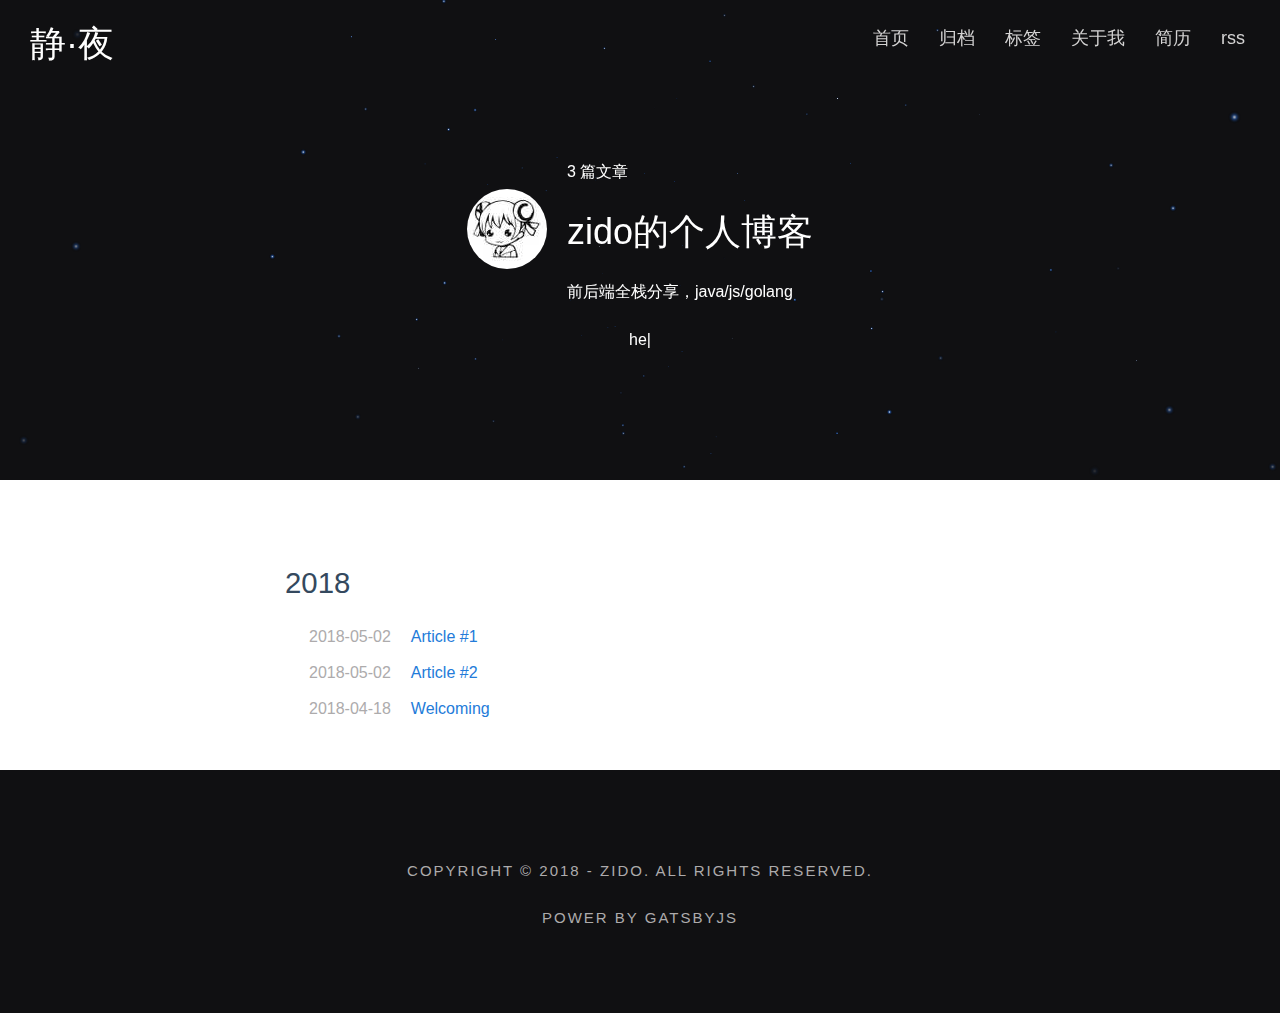
<file: archives/index.html>
<!DOCTYPE html><html><head><meta charSet="utf-8"/><meta http-equiv="x-ua-compatible" content="ie=edge"/><meta name="viewport" content="width=device-width, initial-scale=1, shrink-to-fit=no"/><style data-href="/app.a1b116b00310bb14ebcc.css">.Layout-module--root--iEBEl{margin:0;background:#fff;overflow-y:auto;padding:0 0 20px}.Layout-module--header--3m-wz{width:100%;overflow:hidden;background-repeat:no-repeat;background-size:cover;background-position:50%}.Layout-module--header--3m-wz .Layout-module--headerBgContainer--3hYeJ{width:100%;height:100%}.Layout-module--header--3m-wz .Layout-module--headerTitle--J0kvI{color:#fff;position:absolute;top:20px;left:30px;z-index:1000}.Layout-module--header--3m-wz .Layout-module--headerTitle--J0kvI a{text-decoration:none;color:#fff}.Layout-module--banner--1MTCL{position:relative}.ityped-cursor{opacity:1;-webkit-animation:blink .5s infinite;animation:blink .5s infinite;-webkit-animation-direction:alternate;animation-direction:alternate}@keyframes blink{to{opacity:0}}@-webkit-keyframes blink{to{opacity:0}}.person-header{position:absolute;color:#fff;top:160px;left:0;right:0}.person-header .author-inner{width:auto;display:flex;align-items:center;justify-content:center}.person-header .author-inner .avatar{width:80px;height:80px;border-radius:50%}.person-header .inner-bio{text-align:center}html{box-sizing:border-box;-webkit-font-smoothing:antialiased;-moz-osx-font-smoothing:grayscale}*,:after,:before{box-sizing:inherit}body{margin:0;background-color:#101012}@media print{body{background-color:#fff}}.Header-module--header--2E8ew{width:100%;background:#101012;height:480px;overflow:hidden}.Header-module--header--2E8ew .Header-module--headerBgContainer--1gDBj{position:absolute;background-repeat:no-repeat;background-size:cover;background-position:50%;left:0;top:0;opacity:.3;width:100%;margin:0;padding:0;transition:all .3s ease-out}.Header-module--header--2E8ew .Header-module--headerTitle--1SXRu{color:#fff;position:absolute;top:20px;left:30px;z-index:1000}.Header-module--header--2E8ew .Header-module--headerTitle--1SXRu a{text-decoration:none;color:#fff}.Header-module--banner--3gwTk{position:relative}.Menu-module--menu--2mEjv{position:absolute;text-align:right;width:100%;padding:0 20px;top:8px;z-index:4;line-height:60px}.Menu-module--menu--2mEjv>ul{list-style-type:none}.Menu-module--menu--2mEjv>ul:after{content:"";display:block;clear:both}.Menu-module--menu--2mEjv>ul>li{display:inline-block;padding:0;margin:0 15px;font-size:18px;cursor:pointer}.Menu-module--menu--2mEjv>ul>li a{color:#d4d3d3;text-decoration:none;background:transparent}.Menu-module--fixPosition--ns2cM{position:fixed;right:20px;bottom:20px;z-index:1003}@media screen and (max-width:721px){.Menu-module--topPosition--su-FM{visibility:hidden}}.Menu-module--menuBtnContainer--11Iam{width:56px;height:56px;line-height:50px;text-align:center;padding:0;background:#101012;border-radius:50%;cursor:pointer;box-shadow:0 3px 5px -1px rgba(0,0,0,.2),0 6px 10px 0 rgba(0,0,0,.14),0 1px 18px 0 rgba(0,0,0,.12)}.Menu-module--menuBtn--1GD1T{position:relative;width:20px;height:20px;background:transparent;-webkit-tap-highlight-color:transparent;display:inline-block;vertical-align:middle;z-index:1002}.Menu-module--menuBtn--1GD1T div{top:50%;-webkit-transform:translateY(-50%);transform:translateY(-50%);transition:all .15s;opacity:1;position:absolute;width:100%;height:10%;background:#fff}.Menu-module--menuBtn--1GD1T:before{top:0}.Menu-module--menuBtn--1GD1T:after,.Menu-module--menuBtn--1GD1T:before{position:absolute;width:100%;height:10%;background:#fff;transition:all .3s;content:"";display:block}.Menu-module--menuBtn--1GD1T:after{bottom:0}.Menu-module--menuBtn--1GD1T.Menu-module--menuBtnActive--2-9FB:before{top:50%;-webkit-transform:translateY(-50%) rotate(135deg);transform:translateY(-50%) rotate(135deg)}.Menu-module--menuBtn--1GD1T.Menu-module--menuBtnActive--2-9FB:after{bottom:50%;-webkit-transform:translateY(50%) rotate(45deg);transform:translateY(50%) rotate(45deg)}.Menu-module--menuBtn--1GD1T.Menu-module--menuBtnActive--2-9FB div{opacity:0}.Menu-module--menuInner--1Sz4I{position:fixed;width:100%;height:100%;left:0;top:0;z-index:1001;text-align:center;overflow-x:hidden;overflow-y:auto;background:#101012;padding-top:100px}.Menu-module--menuInner--1Sz4I ul li{list-style:none}.Menu-module--menuInner--1Sz4I ul li a{text-decoration:none;display:block;font-size:22px;color:#fff}.Menu-module--menuInner--1Sz4I.Menu-module--menuExited--3ruIb{visibility:hidden}.Menu-module--menuInner--1Sz4I.Menu-module--menuShow--1D6O9{visibility:visible}.Menu-module--menuOpen--1uywN{overflow:hidden;padding-right:15px;height:100%}.Menu-module--htmlMenuOpen--_uHgu{overflow:hidden}.Menu-module--slideOutRight--3JLst{margin-left:100%;transition:margin-left .5s ease-out}@-webkit-keyframes slideInRight{0%{-webkit-transform:translate3d(100%,0,0);transform:translate3d(100%,0,0);visibility:visible}to{-webkit-transform:translateZ(0);transform:translateZ(0)}}@keyframes slideInRight{0%{-webkit-transform:translate3d(100%,0,0);transform:translate3d(100%,0,0);visibility:visible}to{-webkit-transform:translateZ(0);transform:translateZ(0)}}.slideInRight{-webkit-animation-name:slideInRight;animation-name:slideInRight}.post-inner{position:absolute;color:#fff;top:160px;left:0;right:0;text-align:center;width:auto}.post-inner .tags-header-container{width:-webkit-fit-content;width:-moz-fit-content;width:fit-content;margin:auto}.TagsCard-module--tagContainer--3O0Kr{margin-bottom:8px;position:relative}.TagsCard-module--tagContainer--3O0Kr>.TagsCard-module--tag--3Lcdx{background-color:#1565c0;color:#fff;list-style:none;display:inline-block;border-radius:4px;cursor:pointer;white-space:nowrap}.TagsCard-module--tagContainer--3O0Kr>.TagsCard-module--tag--3Lcdx:hover{background:#237bd9}.TagsCard-module--tagContainer--3O0Kr>.TagsCard-module--tag--3Lcdx a{text-decoration:none;color:#fff;padding:0 7px}.TagsCard-module--tagContainer--3O0Kr>.TagsCard-module--tag--3Lcdx.TagsCard-module--large--3ynT1{line-height:26px;height:28px;margin-right:16px;margin-bottom:8px;font-size:20px}.TagsCard-module--tagContainer--3O0Kr>.TagsCard-module--tag--3Lcdx.TagsCard-module--small--27Rlu{line-height:20px;height:22px;margin-right:8px;margin-bottom:4px;font-size:12px}.TagsCard-module--tagContainer--3O0Kr>.TagsCard-module--original--fIptn{position:absolute;background-color:rgba(242,174,67,.25);color:#f2ae43;margin-left:-33px;margin-right:10px;padding:0 6px;font-size:14px;line-height:26px;border-radius:11px}.Footer-module--footer--3yGWB{padding-bottom:60px;padding-top:90px;text-align:center;color:#fff;background:#101012}.Footer-module--footerInner--8mDc1{margin:0 auto;max-width:720px;padding:0 30px;font-size:15px;color:#adabac;letter-spacing:2px;text-transform:uppercase}@-webkit-keyframes fadeInLeft{0%{opacity:0;-webkit-transform:translate3d(-100%,0,0);transform:translate3d(-100%,0,0)}to{opacity:1;-webkit-transform:translateZ(0);transform:translateZ(0)}}@keyframes fadeInLeft{0%{opacity:0;-webkit-transform:translate3d(-100%,0,0);transform:translate3d(-100%,0,0)}to{opacity:1;-webkit-transform:translateZ(0);transform:translateZ(0)}}.fadeInLeft{-webkit-animation-name:fadeInLeft;animation-name:fadeInLeft}@-webkit-keyframes fadeOutRight{0%{opacity:1}to{opacity:0;-webkit-transform:translate3d(100%,0,0);transform:translate3d(100%,0,0)}}@keyframes fadeOutRight{0%{opacity:1}to{opacity:0;-webkit-transform:translate3d(100%,0,0);transform:translate3d(100%,0,0)}}.fadeOutRight{-webkit-animation-name:fadeOutRight;animation-name:fadeOutRight}.duration{-webkit-animation-duration:.5s;animation-duration:.5s}.hide-exit{display:none}</style><style data-href="/component---src-templates-blog-archives-tsx.6ef3d45906464fbb9b47.css">.Archives-module--archivesContent--2VpYw{width:720px;margin:auto}.Archives-module--year--2y0bs{color:#34495e}.CleanPostList-module--time--3dXor,.CleanPostList-module--title--2MLW6{display:inline-block}.CleanPostList-module--time--3dXor{color:#adabac}.CleanPostList-module--title--2MLW6{margin-left:20px;color:#237bd9}.CleanPostList-module--list--2TY7d li{list-style:none}.Main-module--mainRoot--2flIs{max-width:720px;margin:80px auto auto;padding:5px}</style><meta name="generator" content="Gatsby 2.0.73"/><style id="typography.js">html{font-family:sans-serif;-ms-text-size-adjust:100%;-webkit-text-size-adjust:100%}body{margin:0}article,aside,details,figcaption,figure,footer,header,main,menu,nav,section,summary{display:block}audio,canvas,progress,video{display:inline-block}audio:not([controls]){display:none;height:0}progress{vertical-align:baseline}[hidden],template{display:none}a{background-color:transparent;-webkit-text-decoration-skip:objects}a:active,a:hover{outline-width:0}abbr[title]{border-bottom:none;text-decoration:underline;text-decoration:underline dotted}b,strong{font-weight:inherit;font-weight:bolder}dfn{font-style:italic}h1{font-size:2em;margin:.67em 0}mark{background-color:#ff0;color:#000}small{font-size:80%}sub,sup{font-size:75%;line-height:0;position:relative;vertical-align:baseline}sub{bottom:-.25em}sup{top:-.5em}img{border-style:none}svg:not(:root){overflow:hidden}code,kbd,pre,samp{font-family:monospace,monospace;font-size:1em}figure{margin:1em 40px}hr{box-sizing:content-box;height:0;overflow:visible}button,input,optgroup,select,textarea{font:inherit;margin:0}optgroup{font-weight:700}button,input{overflow:visible}button,select{text-transform:none}[type=reset],[type=submit],button,html [type=button]{-webkit-appearance:button}[type=button]::-moz-focus-inner,[type=reset]::-moz-focus-inner,[type=submit]::-moz-focus-inner,button::-moz-focus-inner{border-style:none;padding:0}[type=button]:-moz-focusring,[type=reset]:-moz-focusring,[type=submit]:-moz-focusring,button:-moz-focusring{outline:1px dotted ButtonText}fieldset{border:1px solid silver;margin:0 2px;padding:.35em .625em .75em}legend{box-sizing:border-box;color:inherit;display:table;max-width:100%;padding:0;white-space:normal}textarea{overflow:auto}[type=checkbox],[type=radio]{box-sizing:border-box;padding:0}[type=number]::-webkit-inner-spin-button,[type=number]::-webkit-outer-spin-button{height:auto}[type=search]{-webkit-appearance:textfield;outline-offset:-2px}[type=search]::-webkit-search-cancel-button,[type=search]::-webkit-search-decoration{-webkit-appearance:none}::-webkit-input-placeholder{color:inherit;opacity:.54}::-webkit-file-upload-button{-webkit-appearance:button;font:inherit}html{font:100%/1.5 -apple-system,'BlinkMacSystemFont','Segoe UI','Roboto','Oxygen','Ubuntu','Cantarell','Fira Sans','Droid Sans','Helvetica Neue',sans-serif;box-sizing:border-box;overflow-y:scroll;}*{box-sizing:inherit;}*:before{box-sizing:inherit;}*:after{box-sizing:inherit;}body{color:hsla(204,12.449720506%,0%,0.77);font-family:-apple-system,'BlinkMacSystemFont','Segoe UI','Roboto','Oxygen','Ubuntu','Cantarell','Fira Sans','Droid Sans','Helvetica Neue',sans-serif;font-weight:400;word-wrap:break-word;font-kerning:normal;-moz-font-feature-settings:"kern", "liga", "clig", "calt";-ms-font-feature-settings:"kern", "liga", "clig", "calt";-webkit-font-feature-settings:"kern", "liga", "clig", "calt";font-feature-settings:"kern", "liga", "clig", "calt";}img{max-width:100%;margin-left:0;margin-right:0;margin-top:0;padding-bottom:0;padding-left:0;padding-right:0;padding-top:0;margin-bottom:1.5rem;}h1{margin-left:0;margin-right:0;margin-top:0;padding-bottom:0;padding-left:0;padding-right:0;padding-top:0;margin-bottom:1.5rem;color:inherit;font-family:-apple-system,'BlinkMacSystemFont','Segoe UI','Roboto','Oxygen','Ubuntu','Cantarell','Fira Sans','Droid Sans','Helvetica Neue',sans-serif;font-weight:500;text-rendering:optimizeLegibility;font-size:2.25rem;line-height:3rem;}h2{margin-left:0;margin-right:0;margin-top:0;padding-bottom:0;padding-left:0;padding-right:0;padding-top:0;margin-bottom:1.5rem;color:inherit;font-family:-apple-system,'BlinkMacSystemFont','Segoe UI','Roboto','Oxygen','Ubuntu','Cantarell','Fira Sans','Droid Sans','Helvetica Neue',sans-serif;font-weight:500;text-rendering:optimizeLegibility;font-size:1.83712rem;line-height:2.25rem;}h3{margin-left:0;margin-right:0;margin-top:0;padding-bottom:0;padding-left:0;padding-right:0;padding-top:0;margin-bottom:1.5rem;color:inherit;font-family:-apple-system,'BlinkMacSystemFont','Segoe UI','Roboto','Oxygen','Ubuntu','Cantarell','Fira Sans','Droid Sans','Helvetica Neue',sans-serif;font-weight:500;text-rendering:optimizeLegibility;font-size:1.5rem;line-height:2.25rem;}h4{margin-left:0;margin-right:0;margin-top:0;padding-bottom:0;padding-left:0;padding-right:0;padding-top:0;margin-bottom:1.5rem;color:inherit;font-family:-apple-system,'BlinkMacSystemFont','Segoe UI','Roboto','Oxygen','Ubuntu','Cantarell','Fira Sans','Droid Sans','Helvetica Neue',sans-serif;font-weight:500;text-rendering:optimizeLegibility;font-size:1.14471rem;line-height:1.5rem;}h5{margin-left:0;margin-right:0;margin-top:0;padding-bottom:0;padding-left:0;padding-right:0;padding-top:0;margin-bottom:1.5rem;color:inherit;font-family:-apple-system,'BlinkMacSystemFont','Segoe UI','Roboto','Oxygen','Ubuntu','Cantarell','Fira Sans','Droid Sans','Helvetica Neue',sans-serif;font-weight:500;text-rendering:optimizeLegibility;font-size:0.87358rem;line-height:1.5rem;}h6{margin-left:0;margin-right:0;margin-top:0;padding-bottom:0;padding-left:0;padding-right:0;padding-top:0;margin-bottom:1.5rem;color:inherit;font-family:-apple-system,'BlinkMacSystemFont','Segoe UI','Roboto','Oxygen','Ubuntu','Cantarell','Fira Sans','Droid Sans','Helvetica Neue',sans-serif;font-weight:500;text-rendering:optimizeLegibility;font-size:0.76314rem;line-height:1.5rem;}hgroup{margin-left:0;margin-right:0;margin-top:0;padding-bottom:0;padding-left:0;padding-right:0;padding-top:0;margin-bottom:1.5rem;}ul{margin-left:1.5rem;margin-right:0;margin-top:0;padding-bottom:0;padding-left:0;padding-right:0;padding-top:0;margin-bottom:1.5rem;list-style-position:outside;list-style-image:none;}ol{margin-left:1.5rem;margin-right:0;margin-top:0;padding-bottom:0;padding-left:0;padding-right:0;padding-top:0;margin-bottom:1.5rem;list-style-position:outside;list-style-image:none;}dl{margin-left:0;margin-right:0;margin-top:0;padding-bottom:0;padding-left:0;padding-right:0;padding-top:0;margin-bottom:1.5rem;}dd{margin-left:0;margin-right:0;margin-top:0;padding-bottom:0;padding-left:0;padding-right:0;padding-top:0;margin-bottom:1.5rem;}p{margin-left:0;margin-right:0;margin-top:0;padding-bottom:0;padding-left:0;padding-right:0;padding-top:0;margin-bottom:1.5rem;}figure{margin-left:0;margin-right:0;margin-top:0;padding-bottom:0;padding-left:0;padding-right:0;padding-top:0;margin-bottom:1.5rem;}pre{margin-left:0;margin-right:0;margin-top:0;padding-bottom:0;padding-left:0;padding-right:0;padding-top:0;margin-bottom:1.5rem;font-size:0.85rem;line-height:1.5rem;}table{margin-left:0;margin-right:0;margin-top:0;padding-bottom:0;padding-left:0;padding-right:0;padding-top:0;margin-bottom:1.5rem;font-size:1rem;line-height:1.5rem;border-collapse:collapse;width:100%;}fieldset{margin-left:0;margin-right:0;margin-top:0;padding-bottom:0;padding-left:0;padding-right:0;padding-top:0;margin-bottom:1.5rem;}blockquote{margin-left:1.5rem;margin-right:1.5rem;margin-top:0;padding-bottom:0.5rem;padding-left:1rem;padding-right:1rem;padding-top:0.5rem;margin-bottom:1.5rem;font-size:1.22474rem;line-height:1.5rem;border-left:0.25rem solid #eceeef;}form{margin-left:0;margin-right:0;margin-top:0;padding-bottom:0;padding-left:0;padding-right:0;padding-top:0;margin-bottom:1.5rem;}noscript{margin-left:0;margin-right:0;margin-top:0;padding-bottom:0;padding-left:0;padding-right:0;padding-top:0;margin-bottom:1.5rem;}iframe{margin-left:0;margin-right:0;margin-top:0;padding-bottom:0;padding-left:0;padding-right:0;padding-top:0;margin-bottom:1.5rem;}hr{margin-left:0;margin-right:0;margin-top:0;padding-bottom:0;padding-left:0;padding-right:0;padding-top:0;margin-bottom:calc(1.5rem - 1px);background:hsla(0,0%,0%,0.2);border:none;height:1px;}address{margin-left:0;margin-right:0;margin-top:0;padding-bottom:0;padding-left:0;padding-right:0;padding-top:0;margin-bottom:1.5rem;}b{font-weight:bold;}strong{font-weight:bold;}dt{font-weight:bold;}th{font-weight:bold;}li{margin-bottom:calc(1.5rem / 2);}ol li{padding-left:0;}ul li{padding-left:0;}li > ol{margin-left:1.5rem;margin-bottom:calc(1.5rem / 2);margin-top:calc(1.5rem / 2);}li > ul{margin-left:1.5rem;margin-bottom:calc(1.5rem / 2);margin-top:calc(1.5rem / 2);}blockquote *:last-child{margin-bottom:0;}li *:last-child{margin-bottom:0;}p *:last-child{margin-bottom:0;}li > p{margin-bottom:calc(1.5rem / 2);}code{font-size:0.85rem;line-height:1.5rem;}kbd{font-size:0.85rem;line-height:1.5rem;}samp{font-size:0.85rem;line-height:1.5rem;}abbr{border-bottom:1px dotted hsla(0,0%,0%,0.5);cursor:help;}acronym{border-bottom:1px dotted hsla(0,0%,0%,0.5);cursor:help;}abbr[title]{border-bottom:1px dotted hsla(0,0%,0%,0.5);cursor:help;text-decoration:none;}thead{text-align:left;}td,th{text-align:left;border-bottom:1px solid hsla(0,0%,0%,0.12);font-feature-settings:"tnum";-moz-font-feature-settings:"tnum";-ms-font-feature-settings:"tnum";-webkit-font-feature-settings:"tnum";padding-left:1rem;padding-right:1rem;padding-top:0.75rem;padding-bottom:calc(0.75rem - 1px);}th:first-child,td:first-child{padding-left:0;}th:last-child,td:last-child{padding-right:0;}blockquote > :last-child{margin-bottom:0;}blockquote cite{font-size:1rem;line-height:1.5rem;color:hsla(204,5.275997423999999%,0%,0.46);font-weight:400;font-style:normal;}</style><link rel="shortcut icon" href="/icons/icon-48x48.png"/><link rel="manifest" href="/manifest.webmanifest"/><meta name="theme-color" content="#101012"/><style type="text/css">
    .anchor {
      float: left;
      padding-right: 4px;
      margin-left: -20px;
    }
    h1 .anchor svg,
    h2 .anchor svg,
    h3 .anchor svg,
    h4 .anchor svg,
    h5 .anchor svg,
    h6 .anchor svg {
      visibility: hidden;
    }
    h1:hover .anchor svg,
    h2:hover .anchor svg,
    h3:hover .anchor svg,
    h4:hover .anchor svg,
    h5:hover .anchor svg,
    h6:hover .anchor svg,
    h1 .anchor:focus svg,
    h2 .anchor:focus svg,
    h3 .anchor:focus svg,
    h4 .anchor:focus svg,
    h5 .anchor:focus svg,
    h6 .anchor:focus svg {
      visibility: visible;
    }
  </style><script>
    function getElementTop(el) {
      var actualTop = el.offsetTop
    
      var current = el.offsetParent
    
      while (current !== null) {
        actualTop += current.offsetTop
    
        current = current.offsetParent
      }
    
      return actualTop
    }
    
    document.addEventListener("DOMContentLoaded", function(event) {
      var hash = window.decodeURI(location.hash.replace('#', ''))
      if (hash !== '') {
        var element = document.querySelector('[data-id=' + hash + ']')
        if (element) {
          var offset = getElementTop(element)
          // Wait for the browser to finish rendering before scrolling.
          setTimeout((function() {
            window.scrollTo(0, offset)
          }), 0)
        }
      }
    })
  </script><link rel="alternate" type="application/rss+xml" href="/rss.xml"/><link as="script" rel="preload" href="/component---src-templates-blog-archives-tsx-f3314fbfb56bd464f80e.js"/><link as="script" rel="preload" href="/app-541d34aa99744482cb09.js"/><link as="script" rel="preload" href="/webpack-runtime-031bf793ef1a05be1ce2.js"/><link as="fetch" rel="preload" href="/static/d/236/path---archives-1-a-5-a26-9JzEZVg8JzTIX9GPBJdLduHoMA.json" crossOrigin="use-credentials"/></head><body><div id="___gatsby"><div style="outline:none" tabindex="-1" role="group"><div><div class="Layout-module--root--iEBEl"><header class="Header-module--header--2E8ew"><nav class="Menu-module--menu--2mEjv"><ul class="Menu-module--topPosition--su-FM"><li><a href="/">首页</a></li><li><a href="/archives/">归档</a></li><li><a href="/tags/">标签</a></li><li><a href="/about">关于我</a></li><li><a href="http://resume.zido.site" target="_blank">简历</a></li><li><a href="/rss.xml" target="_blank">rss</a></li></ul><div class="Menu-module--fixPosition--ns2cM"><div class="Menu-module--menuBtnContainer--11Iam"><div class="Menu-module--menuBtn--1GD1T"><div></div></div></div></div></nav><h1 class="Header-module--headerTitle--1SXRu"><a href="/">静·夜</a></h1><div class="Header-module--banner--3gwTk"><canvas width="0" height="480"></canvas><div class="Header-module--headerBgContainer--1gDBj"></div><div id="main-header"></div><div class="person-header"><div class="author-inner"><div><img alt="zido" src="/static/0cfffcf0fa67e5c6c4db103144ede644/7f057/avatar.jpg" srcSet="/static/0cfffcf0fa67e5c6c4db103144ede644/7f057/avatar.jpg 1x,
/static/0cfffcf0fa67e5c6c4db103144ede644/bf8bc/avatar.jpg 1.5x,
/static/0cfffcf0fa67e5c6c4db103144ede644/85218/avatar.jpg 2x" class="avatar"/></div><div style="text-align:left;margin-left:20px"><p>3<!-- --> 篇文章</p><h1>zido的个人博客</h1><p>前后端全栈分享，java/js/golang</p></div></div><div class="inner-bio"><span text="hello～,I&#x27;m zido,a full stack developer,welcome to visit my blog!"></span></div></div></div></header><div><div><div style="position:relative"><main class="Main-module--mainRoot--2flIs"><div><div><h2 class="Archives-module--year--2y0bs">2018</h2><ul class="CleanPostList-module--list--2TY7d"><li><a href="/blog/2018-05-02--article-1/"><time class="CleanPostList-module--time--3dXor">2018-05-02</time><p class="CleanPostList-module--title--2MLW6">Article #1</p></a></li><li><a href="/blog/2018-05-02--article-2/"><time class="CleanPostList-module--time--3dXor">2018-05-02</time><p class="CleanPostList-module--title--2MLW6">Article #2</p></a></li><li><a href="/blog/2018-04-18--welcoming/"><time class="CleanPostList-module--time--3dXor">2018-04-18</time><p class="CleanPostList-module--title--2MLW6">Welcoming</p></a></li></ul></div></div></main></div></div></div></div><footer class="Footer-module--footer--3yGWB"><div class="Footer-module--footerInner--8mDc1" data-reactid="130"><p>Copyright © 2018 - <!-- -->zido<!-- -->. All Rights Reserved. </p><p>power by GatsbyJs</p></div></footer></div></div></div><script>
  
  
  if(true) {
    (function(i,s,o,g,r,a,m){i['GoogleAnalyticsObject']=r;i[r]=i[r]||function(){
    (i[r].q=i[r].q||[]).push(arguments)},i[r].l=1*new Date();a=s.createElement(o),
    m=s.getElementsByTagName(o)[0];a.async=1;a.src=g;m.parentNode.insertBefore(a,m)
    })(window,document,'script','https://www.google-analytics.com/analytics.js','ga');
  }
  if (typeof ga === "function") {
    ga('create', 'UA-120357572-1', 'auto', {});
      
      }
      </script><script id="gatsby-script-loader">/*<![CDATA[*/window.page={"componentChunkName":"component---src-templates-blog-archives-tsx","jsonName":"archives-1a5","path":"/archives"};window.dataPath="236/path---archives-1-a-5-a26-9JzEZVg8JzTIX9GPBJdLduHoMA";/*]]>*/</script><script id="gatsby-chunk-mapping">/*<![CDATA[*/window.___chunkMapping={"app":["/app.a1b116b00310bb14ebcc.css","/app-541d34aa99744482cb09.js"],"component---node-modules-gatsby-plugin-offline-app-shell-js":["/component---node-modules-gatsby-plugin-offline-app-shell-js-2f04a4922b835d4bf736.js"],"component---src-templates-blog-post-tsx":["/component---src-templates-blog-post-tsx.bdd996877097e9c10c16.css","/component---src-templates-blog-post-tsx-c01b315eae86fb5ddb43.js"],"component---src-templates-tag-page-tsx":["/component---src-templates-tag-page-tsx.7eaa4b89155f2a5f38e0.css","/component---src-templates-tag-page-tsx-e496f37ab9cfe099b36c.js"],"component---src-templates-blog-page-tsx":["/component---src-templates-blog-page-tsx.7eaa4b89155f2a5f38e0.css","/component---src-templates-blog-page-tsx-a9b492d0b4873cfabe8a.js"],"component---src-templates-blog-archives-tsx":["/component---src-templates-blog-archives-tsx.6ef3d45906464fbb9b47.css","/component---src-templates-blog-archives-tsx-f3314fbfb56bd464f80e.js"],"component---src-pages-404-tsx":["/component---src-pages-404-tsx.1c26b140cc34f86d0ceb.css","/component---src-pages-404-tsx-cff8f28fb85208cfb880.js"],"component---src-pages-drafts-tsx":["/component---src-pages-drafts-tsx.7eaa4b89155f2a5f38e0.css","/component---src-pages-drafts-tsx-07434212ce29f0b83047.js"],"component---src-pages-index-tsx":["/component---src-pages-index-tsx.7eaa4b89155f2a5f38e0.css","/component---src-pages-index-tsx-18581e565707bdd4d9ed.js"],"component---src-pages-tags-tsx":["/component---src-pages-tags-tsx.1c26b140cc34f86d0ceb.css","/component---src-pages-tags-tsx-c23670cf91da67a73b23.js"]};/*]]>*/</script><script src="/webpack-runtime-031bf793ef1a05be1ce2.js" async=""></script><script src="/app-541d34aa99744482cb09.js" async=""></script><script src="/component---src-templates-blog-archives-tsx-f3314fbfb56bd464f80e.js" async=""></script></body></html>
</file>
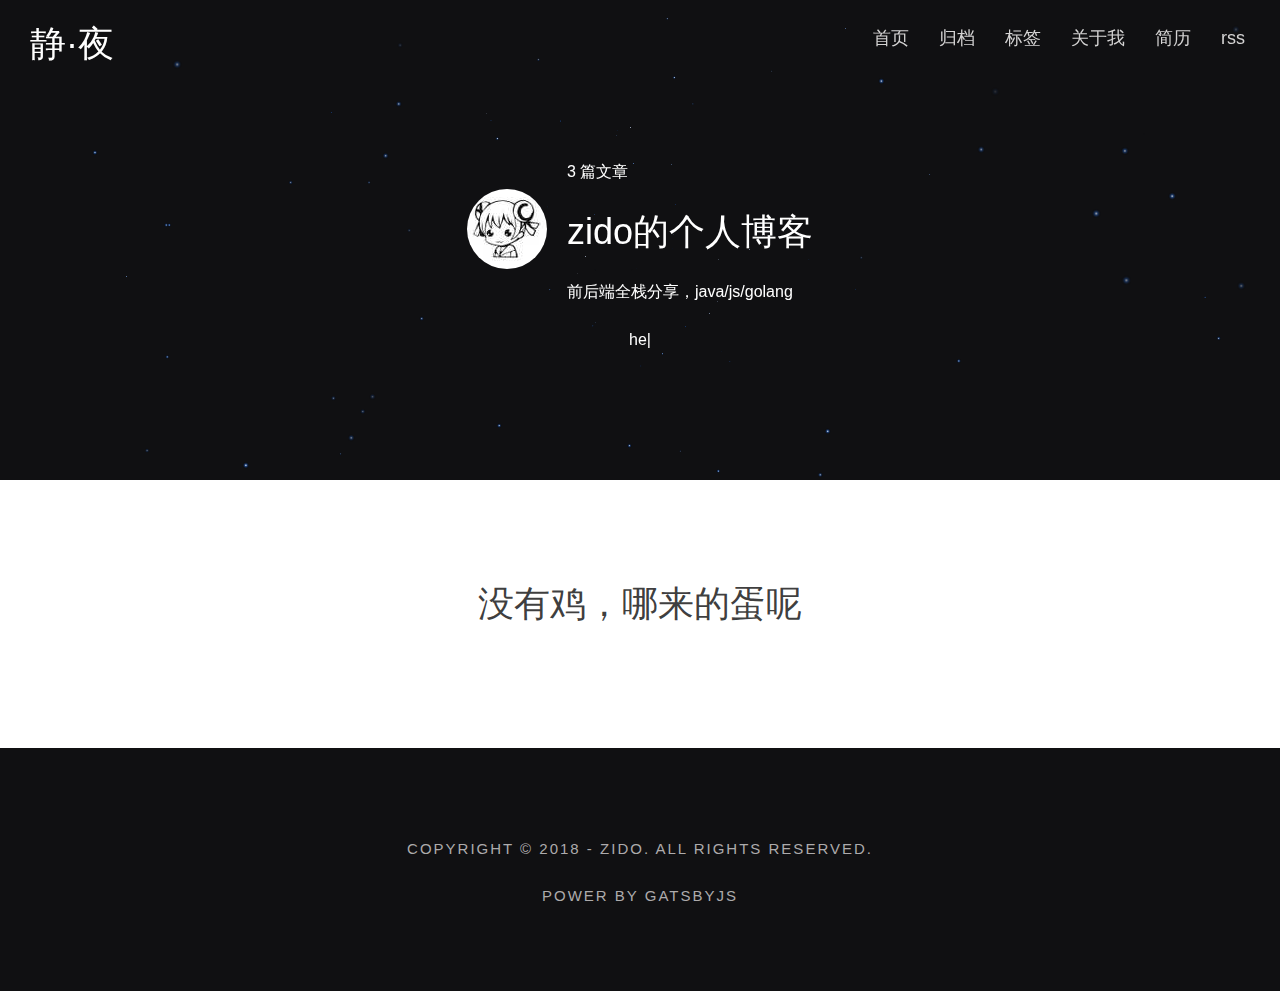
<file: drafts/index.html>
<!DOCTYPE html><html><head><meta charSet="utf-8"/><meta http-equiv="x-ua-compatible" content="ie=edge"/><meta name="viewport" content="width=device-width, initial-scale=1, shrink-to-fit=no"/><style data-href="/app.a1b116b00310bb14ebcc.css">.Layout-module--root--iEBEl{margin:0;background:#fff;overflow-y:auto;padding:0 0 20px}.Layout-module--header--3m-wz{width:100%;overflow:hidden;background-repeat:no-repeat;background-size:cover;background-position:50%}.Layout-module--header--3m-wz .Layout-module--headerBgContainer--3hYeJ{width:100%;height:100%}.Layout-module--header--3m-wz .Layout-module--headerTitle--J0kvI{color:#fff;position:absolute;top:20px;left:30px;z-index:1000}.Layout-module--header--3m-wz .Layout-module--headerTitle--J0kvI a{text-decoration:none;color:#fff}.Layout-module--banner--1MTCL{position:relative}.ityped-cursor{opacity:1;-webkit-animation:blink .5s infinite;animation:blink .5s infinite;-webkit-animation-direction:alternate;animation-direction:alternate}@keyframes blink{to{opacity:0}}@-webkit-keyframes blink{to{opacity:0}}.person-header{position:absolute;color:#fff;top:160px;left:0;right:0}.person-header .author-inner{width:auto;display:flex;align-items:center;justify-content:center}.person-header .author-inner .avatar{width:80px;height:80px;border-radius:50%}.person-header .inner-bio{text-align:center}html{box-sizing:border-box;-webkit-font-smoothing:antialiased;-moz-osx-font-smoothing:grayscale}*,:after,:before{box-sizing:inherit}body{margin:0;background-color:#101012}@media print{body{background-color:#fff}}.Header-module--header--2E8ew{width:100%;background:#101012;height:480px;overflow:hidden}.Header-module--header--2E8ew .Header-module--headerBgContainer--1gDBj{position:absolute;background-repeat:no-repeat;background-size:cover;background-position:50%;left:0;top:0;opacity:.3;width:100%;margin:0;padding:0;transition:all .3s ease-out}.Header-module--header--2E8ew .Header-module--headerTitle--1SXRu{color:#fff;position:absolute;top:20px;left:30px;z-index:1000}.Header-module--header--2E8ew .Header-module--headerTitle--1SXRu a{text-decoration:none;color:#fff}.Header-module--banner--3gwTk{position:relative}.Menu-module--menu--2mEjv{position:absolute;text-align:right;width:100%;padding:0 20px;top:8px;z-index:4;line-height:60px}.Menu-module--menu--2mEjv>ul{list-style-type:none}.Menu-module--menu--2mEjv>ul:after{content:"";display:block;clear:both}.Menu-module--menu--2mEjv>ul>li{display:inline-block;padding:0;margin:0 15px;font-size:18px;cursor:pointer}.Menu-module--menu--2mEjv>ul>li a{color:#d4d3d3;text-decoration:none;background:transparent}.Menu-module--fixPosition--ns2cM{position:fixed;right:20px;bottom:20px;z-index:1003}@media screen and (max-width:721px){.Menu-module--topPosition--su-FM{visibility:hidden}}.Menu-module--menuBtnContainer--11Iam{width:56px;height:56px;line-height:50px;text-align:center;padding:0;background:#101012;border-radius:50%;cursor:pointer;box-shadow:0 3px 5px -1px rgba(0,0,0,.2),0 6px 10px 0 rgba(0,0,0,.14),0 1px 18px 0 rgba(0,0,0,.12)}.Menu-module--menuBtn--1GD1T{position:relative;width:20px;height:20px;background:transparent;-webkit-tap-highlight-color:transparent;display:inline-block;vertical-align:middle;z-index:1002}.Menu-module--menuBtn--1GD1T div{top:50%;-webkit-transform:translateY(-50%);transform:translateY(-50%);transition:all .15s;opacity:1;position:absolute;width:100%;height:10%;background:#fff}.Menu-module--menuBtn--1GD1T:before{top:0}.Menu-module--menuBtn--1GD1T:after,.Menu-module--menuBtn--1GD1T:before{position:absolute;width:100%;height:10%;background:#fff;transition:all .3s;content:"";display:block}.Menu-module--menuBtn--1GD1T:after{bottom:0}.Menu-module--menuBtn--1GD1T.Menu-module--menuBtnActive--2-9FB:before{top:50%;-webkit-transform:translateY(-50%) rotate(135deg);transform:translateY(-50%) rotate(135deg)}.Menu-module--menuBtn--1GD1T.Menu-module--menuBtnActive--2-9FB:after{bottom:50%;-webkit-transform:translateY(50%) rotate(45deg);transform:translateY(50%) rotate(45deg)}.Menu-module--menuBtn--1GD1T.Menu-module--menuBtnActive--2-9FB div{opacity:0}.Menu-module--menuInner--1Sz4I{position:fixed;width:100%;height:100%;left:0;top:0;z-index:1001;text-align:center;overflow-x:hidden;overflow-y:auto;background:#101012;padding-top:100px}.Menu-module--menuInner--1Sz4I ul li{list-style:none}.Menu-module--menuInner--1Sz4I ul li a{text-decoration:none;display:block;font-size:22px;color:#fff}.Menu-module--menuInner--1Sz4I.Menu-module--menuExited--3ruIb{visibility:hidden}.Menu-module--menuInner--1Sz4I.Menu-module--menuShow--1D6O9{visibility:visible}.Menu-module--menuOpen--1uywN{overflow:hidden;padding-right:15px;height:100%}.Menu-module--htmlMenuOpen--_uHgu{overflow:hidden}.Menu-module--slideOutRight--3JLst{margin-left:100%;transition:margin-left .5s ease-out}@-webkit-keyframes slideInRight{0%{-webkit-transform:translate3d(100%,0,0);transform:translate3d(100%,0,0);visibility:visible}to{-webkit-transform:translateZ(0);transform:translateZ(0)}}@keyframes slideInRight{0%{-webkit-transform:translate3d(100%,0,0);transform:translate3d(100%,0,0);visibility:visible}to{-webkit-transform:translateZ(0);transform:translateZ(0)}}.slideInRight{-webkit-animation-name:slideInRight;animation-name:slideInRight}.post-inner{position:absolute;color:#fff;top:160px;left:0;right:0;text-align:center;width:auto}.post-inner .tags-header-container{width:-webkit-fit-content;width:-moz-fit-content;width:fit-content;margin:auto}.TagsCard-module--tagContainer--3O0Kr{margin-bottom:8px;position:relative}.TagsCard-module--tagContainer--3O0Kr>.TagsCard-module--tag--3Lcdx{background-color:#1565c0;color:#fff;list-style:none;display:inline-block;border-radius:4px;cursor:pointer;white-space:nowrap}.TagsCard-module--tagContainer--3O0Kr>.TagsCard-module--tag--3Lcdx:hover{background:#237bd9}.TagsCard-module--tagContainer--3O0Kr>.TagsCard-module--tag--3Lcdx a{text-decoration:none;color:#fff;padding:0 7px}.TagsCard-module--tagContainer--3O0Kr>.TagsCard-module--tag--3Lcdx.TagsCard-module--large--3ynT1{line-height:26px;height:28px;margin-right:16px;margin-bottom:8px;font-size:20px}.TagsCard-module--tagContainer--3O0Kr>.TagsCard-module--tag--3Lcdx.TagsCard-module--small--27Rlu{line-height:20px;height:22px;margin-right:8px;margin-bottom:4px;font-size:12px}.TagsCard-module--tagContainer--3O0Kr>.TagsCard-module--original--fIptn{position:absolute;background-color:rgba(242,174,67,.25);color:#f2ae43;margin-left:-33px;margin-right:10px;padding:0 6px;font-size:14px;line-height:26px;border-radius:11px}.Footer-module--footer--3yGWB{padding-bottom:60px;padding-top:90px;text-align:center;color:#fff;background:#101012}.Footer-module--footerInner--8mDc1{margin:0 auto;max-width:720px;padding:0 30px;font-size:15px;color:#adabac;letter-spacing:2px;text-transform:uppercase}@-webkit-keyframes fadeInLeft{0%{opacity:0;-webkit-transform:translate3d(-100%,0,0);transform:translate3d(-100%,0,0)}to{opacity:1;-webkit-transform:translateZ(0);transform:translateZ(0)}}@keyframes fadeInLeft{0%{opacity:0;-webkit-transform:translate3d(-100%,0,0);transform:translate3d(-100%,0,0)}to{opacity:1;-webkit-transform:translateZ(0);transform:translateZ(0)}}.fadeInLeft{-webkit-animation-name:fadeInLeft;animation-name:fadeInLeft}@-webkit-keyframes fadeOutRight{0%{opacity:1}to{opacity:0;-webkit-transform:translate3d(100%,0,0);transform:translate3d(100%,0,0)}}@keyframes fadeOutRight{0%{opacity:1}to{opacity:0;-webkit-transform:translate3d(100%,0,0);transform:translate3d(100%,0,0)}}.fadeOutRight{-webkit-animation-name:fadeOutRight;animation-name:fadeOutRight}.duration{-webkit-animation-duration:.5s;animation-duration:.5s}.hide-exit{display:none}</style><style data-href="/component---src-pages-drafts-tsx.7eaa4b89155f2a5f38e0.css">.PostItem-module--postItem--2muIs{margin:0 auto 100px;max-width:1200px;position:relative;padding:0 20px}.PostItem-module--postItem--2muIs a{text-decoration:none;color:#333}@media screen and (min-width:1200px){.PostItem-module--postItem--2muIs:nth-child(odd){text-align:left}.PostItem-module--postItem--2muIs:nth-child(2n){text-align:right}.PostItem-module--postItem--2muIs:nth-child(odd) .PostItem-module--itemElse--175Uv{left:660px}.PostItem-module--postItem--2muIs:nth-child(2n) .PostItem-module--itemElse--175Uv{right:660px}.PostItem-module--postItem--2muIs .PostItem-module--itemElse--175Uv{position:absolute;top:20px}}.PostItem-module--postItem--2muIs .PostItem-module--timeLabel--3j1tg{position:absolute;top:-30px}.PostItem-module--postItem--2muIs .PostItem-module--timeLabel--3j1tg p{margin-top:-5px;color:#adabac}.PostItem-module--postItem--2muIs .PostItem-module--timeLabel--3j1tg:before{content:"";position:absolute;top:0;border:1px solid #aaa;width:12px;height:12px;background:#fff;border-radius:50%}.PostItem-module--postItem--2muIs:nth-child(odd) .PostItem-module--timeLabel--3j1tg{left:50%;vertical-align:middle;text-align:left}.PostItem-module--postItem--2muIs:nth-child(odd) .PostItem-module--timeLabel--3j1tg:before{left:-6px}.PostItem-module--postItem--2muIs:nth-child(odd) .PostItem-module--timeLabel--3j1tg p{margin-left:20px}.PostItem-module--postItem--2muIs:nth-child(2n) .PostItem-module--timeLabel--3j1tg{right:50%;vertical-align:middle;text-align:right}.PostItem-module--postItem--2muIs:nth-child(2n) .PostItem-module--timeLabel--3j1tg:before{right:-6px}.PostItem-module--postItem--2muIs:nth-child(2n) .PostItem-module--timeLabel--3j1tg p{margin-right:20px}.PostItem-module--itemMain--1RZNb{display:"block";position:relative}.PostItem-module--itemMain--1RZNb:hover{-webkit-text-decoration:"none";text-decoration:"none"}.PostItem-module--cover--bV-iP{display:inline-block;overflow:hidden;max-width:100%;position:relative;z-index:3}.PostItem-module--cover--bV-iP img{width:680px}.PostItem-module--itemElse--175Uv{text-decoration:none;background:#fff;height:398px;width:498px;margin:0;text-align:left;padding:60px 80px 20px;border:1px solid #eaeaea}.PostItem-module--itemElse--175Uv p.PostItem-module--first-child--3pGfQ{color:#999;font-size:12px;margin:80px 0 0 80px}@media screen and (max-width:1199px){.PostItem-module--itemMain--1RZNb{text-align:center;padding:16px;box-shadow:0 1px 3px 0 rgba(0,0,0,.2),0 1px 1px 0 rgba(0,0,0,.14),0 2px 1px -1px rgba(0,0,0,.12);background:#fff}.PostItem-module--cover--bV-iP,.PostItem-module--cover--bV-iP a{display:block}.PostItem-module--itemElse--175Uv{width:100%;border:none;padding:5px 0 20px;height:auto}}@media (min-width:600px){.PostItem-module--itemMain--1RZNb{padding-left:24px;padding-right:24px}}.PostItem-module--here--_jZwl{position:absolute;left:80;bottom:80;color:#999;font-size:12}.blog-module--indexContent--JWfzm{padding-top:80px;position:relative;overflow:hidden}.blog-module--indexContent--JWfzm:before{content:"";display:block;width:1px;height:100%;position:absolute;left:50%;top:-5px;background:#eaeaea}.pagination{text-align:center;background:#fff;padding-top:10px;position:relative}.pagination a{border-radius:4px;-webkit-user-select:none;-moz-user-select:none;-ms-user-select:none;user-select:none;min-width:32px;height:32px;line-height:30px;text-align:center;list-style:none;display:inline-block;vertical-align:middle;border:1px solid #d9d9d9;background-color:#fff;margin:0 4px;font-family:Arial;outline:0;text-decoration:none;color:#000}.pagination span{margin:0 4px}.pagination a.active{border-color:#237bd9;color:#237bd9}.pagination a:hover{transition:all .3s;border-color:#1565c0;color:#1565c0}</style><meta name="generator" content="Gatsby 2.0.73"/><style id="typography.js">html{font-family:sans-serif;-ms-text-size-adjust:100%;-webkit-text-size-adjust:100%}body{margin:0}article,aside,details,figcaption,figure,footer,header,main,menu,nav,section,summary{display:block}audio,canvas,progress,video{display:inline-block}audio:not([controls]){display:none;height:0}progress{vertical-align:baseline}[hidden],template{display:none}a{background-color:transparent;-webkit-text-decoration-skip:objects}a:active,a:hover{outline-width:0}abbr[title]{border-bottom:none;text-decoration:underline;text-decoration:underline dotted}b,strong{font-weight:inherit;font-weight:bolder}dfn{font-style:italic}h1{font-size:2em;margin:.67em 0}mark{background-color:#ff0;color:#000}small{font-size:80%}sub,sup{font-size:75%;line-height:0;position:relative;vertical-align:baseline}sub{bottom:-.25em}sup{top:-.5em}img{border-style:none}svg:not(:root){overflow:hidden}code,kbd,pre,samp{font-family:monospace,monospace;font-size:1em}figure{margin:1em 40px}hr{box-sizing:content-box;height:0;overflow:visible}button,input,optgroup,select,textarea{font:inherit;margin:0}optgroup{font-weight:700}button,input{overflow:visible}button,select{text-transform:none}[type=reset],[type=submit],button,html [type=button]{-webkit-appearance:button}[type=button]::-moz-focus-inner,[type=reset]::-moz-focus-inner,[type=submit]::-moz-focus-inner,button::-moz-focus-inner{border-style:none;padding:0}[type=button]:-moz-focusring,[type=reset]:-moz-focusring,[type=submit]:-moz-focusring,button:-moz-focusring{outline:1px dotted ButtonText}fieldset{border:1px solid silver;margin:0 2px;padding:.35em .625em .75em}legend{box-sizing:border-box;color:inherit;display:table;max-width:100%;padding:0;white-space:normal}textarea{overflow:auto}[type=checkbox],[type=radio]{box-sizing:border-box;padding:0}[type=number]::-webkit-inner-spin-button,[type=number]::-webkit-outer-spin-button{height:auto}[type=search]{-webkit-appearance:textfield;outline-offset:-2px}[type=search]::-webkit-search-cancel-button,[type=search]::-webkit-search-decoration{-webkit-appearance:none}::-webkit-input-placeholder{color:inherit;opacity:.54}::-webkit-file-upload-button{-webkit-appearance:button;font:inherit}html{font:100%/1.5 -apple-system,'BlinkMacSystemFont','Segoe UI','Roboto','Oxygen','Ubuntu','Cantarell','Fira Sans','Droid Sans','Helvetica Neue',sans-serif;box-sizing:border-box;overflow-y:scroll;}*{box-sizing:inherit;}*:before{box-sizing:inherit;}*:after{box-sizing:inherit;}body{color:hsla(204,12.449720506%,0%,0.77);font-family:-apple-system,'BlinkMacSystemFont','Segoe UI','Roboto','Oxygen','Ubuntu','Cantarell','Fira Sans','Droid Sans','Helvetica Neue',sans-serif;font-weight:400;word-wrap:break-word;font-kerning:normal;-moz-font-feature-settings:"kern", "liga", "clig", "calt";-ms-font-feature-settings:"kern", "liga", "clig", "calt";-webkit-font-feature-settings:"kern", "liga", "clig", "calt";font-feature-settings:"kern", "liga", "clig", "calt";}img{max-width:100%;margin-left:0;margin-right:0;margin-top:0;padding-bottom:0;padding-left:0;padding-right:0;padding-top:0;margin-bottom:1.5rem;}h1{margin-left:0;margin-right:0;margin-top:0;padding-bottom:0;padding-left:0;padding-right:0;padding-top:0;margin-bottom:1.5rem;color:inherit;font-family:-apple-system,'BlinkMacSystemFont','Segoe UI','Roboto','Oxygen','Ubuntu','Cantarell','Fira Sans','Droid Sans','Helvetica Neue',sans-serif;font-weight:500;text-rendering:optimizeLegibility;font-size:2.25rem;line-height:3rem;}h2{margin-left:0;margin-right:0;margin-top:0;padding-bottom:0;padding-left:0;padding-right:0;padding-top:0;margin-bottom:1.5rem;color:inherit;font-family:-apple-system,'BlinkMacSystemFont','Segoe UI','Roboto','Oxygen','Ubuntu','Cantarell','Fira Sans','Droid Sans','Helvetica Neue',sans-serif;font-weight:500;text-rendering:optimizeLegibility;font-size:1.83712rem;line-height:2.25rem;}h3{margin-left:0;margin-right:0;margin-top:0;padding-bottom:0;padding-left:0;padding-right:0;padding-top:0;margin-bottom:1.5rem;color:inherit;font-family:-apple-system,'BlinkMacSystemFont','Segoe UI','Roboto','Oxygen','Ubuntu','Cantarell','Fira Sans','Droid Sans','Helvetica Neue',sans-serif;font-weight:500;text-rendering:optimizeLegibility;font-size:1.5rem;line-height:2.25rem;}h4{margin-left:0;margin-right:0;margin-top:0;padding-bottom:0;padding-left:0;padding-right:0;padding-top:0;margin-bottom:1.5rem;color:inherit;font-family:-apple-system,'BlinkMacSystemFont','Segoe UI','Roboto','Oxygen','Ubuntu','Cantarell','Fira Sans','Droid Sans','Helvetica Neue',sans-serif;font-weight:500;text-rendering:optimizeLegibility;font-size:1.14471rem;line-height:1.5rem;}h5{margin-left:0;margin-right:0;margin-top:0;padding-bottom:0;padding-left:0;padding-right:0;padding-top:0;margin-bottom:1.5rem;color:inherit;font-family:-apple-system,'BlinkMacSystemFont','Segoe UI','Roboto','Oxygen','Ubuntu','Cantarell','Fira Sans','Droid Sans','Helvetica Neue',sans-serif;font-weight:500;text-rendering:optimizeLegibility;font-size:0.87358rem;line-height:1.5rem;}h6{margin-left:0;margin-right:0;margin-top:0;padding-bottom:0;padding-left:0;padding-right:0;padding-top:0;margin-bottom:1.5rem;color:inherit;font-family:-apple-system,'BlinkMacSystemFont','Segoe UI','Roboto','Oxygen','Ubuntu','Cantarell','Fira Sans','Droid Sans','Helvetica Neue',sans-serif;font-weight:500;text-rendering:optimizeLegibility;font-size:0.76314rem;line-height:1.5rem;}hgroup{margin-left:0;margin-right:0;margin-top:0;padding-bottom:0;padding-left:0;padding-right:0;padding-top:0;margin-bottom:1.5rem;}ul{margin-left:1.5rem;margin-right:0;margin-top:0;padding-bottom:0;padding-left:0;padding-right:0;padding-top:0;margin-bottom:1.5rem;list-style-position:outside;list-style-image:none;}ol{margin-left:1.5rem;margin-right:0;margin-top:0;padding-bottom:0;padding-left:0;padding-right:0;padding-top:0;margin-bottom:1.5rem;list-style-position:outside;list-style-image:none;}dl{margin-left:0;margin-right:0;margin-top:0;padding-bottom:0;padding-left:0;padding-right:0;padding-top:0;margin-bottom:1.5rem;}dd{margin-left:0;margin-right:0;margin-top:0;padding-bottom:0;padding-left:0;padding-right:0;padding-top:0;margin-bottom:1.5rem;}p{margin-left:0;margin-right:0;margin-top:0;padding-bottom:0;padding-left:0;padding-right:0;padding-top:0;margin-bottom:1.5rem;}figure{margin-left:0;margin-right:0;margin-top:0;padding-bottom:0;padding-left:0;padding-right:0;padding-top:0;margin-bottom:1.5rem;}pre{margin-left:0;margin-right:0;margin-top:0;padding-bottom:0;padding-left:0;padding-right:0;padding-top:0;margin-bottom:1.5rem;font-size:0.85rem;line-height:1.5rem;}table{margin-left:0;margin-right:0;margin-top:0;padding-bottom:0;padding-left:0;padding-right:0;padding-top:0;margin-bottom:1.5rem;font-size:1rem;line-height:1.5rem;border-collapse:collapse;width:100%;}fieldset{margin-left:0;margin-right:0;margin-top:0;padding-bottom:0;padding-left:0;padding-right:0;padding-top:0;margin-bottom:1.5rem;}blockquote{margin-left:1.5rem;margin-right:1.5rem;margin-top:0;padding-bottom:0.5rem;padding-left:1rem;padding-right:1rem;padding-top:0.5rem;margin-bottom:1.5rem;font-size:1.22474rem;line-height:1.5rem;border-left:0.25rem solid #eceeef;}form{margin-left:0;margin-right:0;margin-top:0;padding-bottom:0;padding-left:0;padding-right:0;padding-top:0;margin-bottom:1.5rem;}noscript{margin-left:0;margin-right:0;margin-top:0;padding-bottom:0;padding-left:0;padding-right:0;padding-top:0;margin-bottom:1.5rem;}iframe{margin-left:0;margin-right:0;margin-top:0;padding-bottom:0;padding-left:0;padding-right:0;padding-top:0;margin-bottom:1.5rem;}hr{margin-left:0;margin-right:0;margin-top:0;padding-bottom:0;padding-left:0;padding-right:0;padding-top:0;margin-bottom:calc(1.5rem - 1px);background:hsla(0,0%,0%,0.2);border:none;height:1px;}address{margin-left:0;margin-right:0;margin-top:0;padding-bottom:0;padding-left:0;padding-right:0;padding-top:0;margin-bottom:1.5rem;}b{font-weight:bold;}strong{font-weight:bold;}dt{font-weight:bold;}th{font-weight:bold;}li{margin-bottom:calc(1.5rem / 2);}ol li{padding-left:0;}ul li{padding-left:0;}li > ol{margin-left:1.5rem;margin-bottom:calc(1.5rem / 2);margin-top:calc(1.5rem / 2);}li > ul{margin-left:1.5rem;margin-bottom:calc(1.5rem / 2);margin-top:calc(1.5rem / 2);}blockquote *:last-child{margin-bottom:0;}li *:last-child{margin-bottom:0;}p *:last-child{margin-bottom:0;}li > p{margin-bottom:calc(1.5rem / 2);}code{font-size:0.85rem;line-height:1.5rem;}kbd{font-size:0.85rem;line-height:1.5rem;}samp{font-size:0.85rem;line-height:1.5rem;}abbr{border-bottom:1px dotted hsla(0,0%,0%,0.5);cursor:help;}acronym{border-bottom:1px dotted hsla(0,0%,0%,0.5);cursor:help;}abbr[title]{border-bottom:1px dotted hsla(0,0%,0%,0.5);cursor:help;text-decoration:none;}thead{text-align:left;}td,th{text-align:left;border-bottom:1px solid hsla(0,0%,0%,0.12);font-feature-settings:"tnum";-moz-font-feature-settings:"tnum";-ms-font-feature-settings:"tnum";-webkit-font-feature-settings:"tnum";padding-left:1rem;padding-right:1rem;padding-top:0.75rem;padding-bottom:calc(0.75rem - 1px);}th:first-child,td:first-child{padding-left:0;}th:last-child,td:last-child{padding-right:0;}blockquote > :last-child{margin-bottom:0;}blockquote cite{font-size:1rem;line-height:1.5rem;color:hsla(204,5.275997423999999%,0%,0.46);font-weight:400;font-style:normal;}</style><link rel="shortcut icon" href="/icons/icon-48x48.png"/><link rel="manifest" href="/manifest.webmanifest"/><meta name="theme-color" content="#101012"/><style type="text/css">
    .anchor {
      float: left;
      padding-right: 4px;
      margin-left: -20px;
    }
    h1 .anchor svg,
    h2 .anchor svg,
    h3 .anchor svg,
    h4 .anchor svg,
    h5 .anchor svg,
    h6 .anchor svg {
      visibility: hidden;
    }
    h1:hover .anchor svg,
    h2:hover .anchor svg,
    h3:hover .anchor svg,
    h4:hover .anchor svg,
    h5:hover .anchor svg,
    h6:hover .anchor svg,
    h1 .anchor:focus svg,
    h2 .anchor:focus svg,
    h3 .anchor:focus svg,
    h4 .anchor:focus svg,
    h5 .anchor:focus svg,
    h6 .anchor:focus svg {
      visibility: visible;
    }
  </style><script>
    function getElementTop(el) {
      var actualTop = el.offsetTop
    
      var current = el.offsetParent
    
      while (current !== null) {
        actualTop += current.offsetTop
    
        current = current.offsetParent
      }
    
      return actualTop
    }
    
    document.addEventListener("DOMContentLoaded", function(event) {
      var hash = window.decodeURI(location.hash.replace('#', ''))
      if (hash !== '') {
        var element = document.querySelector('[data-id=' + hash + ']')
        if (element) {
          var offset = getElementTop(element)
          // Wait for the browser to finish rendering before scrolling.
          setTimeout((function() {
            window.scrollTo(0, offset)
          }), 0)
        }
      }
    })
  </script><link rel="alternate" type="application/rss+xml" href="/rss.xml"/><link as="script" rel="preload" href="/component---src-pages-drafts-tsx-07434212ce29f0b83047.js"/><link as="script" rel="preload" href="/app-541d34aa99744482cb09.js"/><link as="script" rel="preload" href="/webpack-runtime-031bf793ef1a05be1ce2.js"/><link as="fetch" rel="preload" href="/static/d/948/path---drafts-a-3-e-e32-7eeQ9bGX71tBsC8ROOLpknZKNg.json" crossOrigin="use-credentials"/></head><body><div id="___gatsby"><div style="outline:none" tabindex="-1" role="group"><div><div class="Layout-module--root--iEBEl"><header class="Header-module--header--2E8ew"><nav class="Menu-module--menu--2mEjv"><ul class="Menu-module--topPosition--su-FM"><li><a href="/">首页</a></li><li><a href="/archives/">归档</a></li><li><a href="/tags/">标签</a></li><li><a href="/about">关于我</a></li><li><a href="http://resume.zido.site" target="_blank">简历</a></li><li><a href="/rss.xml" target="_blank">rss</a></li></ul><div class="Menu-module--fixPosition--ns2cM"><div class="Menu-module--menuBtnContainer--11Iam"><div class="Menu-module--menuBtn--1GD1T"><div></div></div></div></div></nav><h1 class="Header-module--headerTitle--1SXRu"><a href="/">静·夜</a></h1><div class="Header-module--banner--3gwTk"><canvas width="0" height="480"></canvas><div class="Header-module--headerBgContainer--1gDBj"></div><div id="main-header"></div><div class="person-header"><div class="author-inner"><div><img alt="zido" src="/static/0cfffcf0fa67e5c6c4db103144ede644/7f057/avatar.jpg" srcSet="/static/0cfffcf0fa67e5c6c4db103144ede644/7f057/avatar.jpg 1x,
/static/0cfffcf0fa67e5c6c4db103144ede644/bf8bc/avatar.jpg 1.5x,
/static/0cfffcf0fa67e5c6c4db103144ede644/85218/avatar.jpg 2x" class="avatar"/></div><div style="text-align:left;margin-left:20px"><p>3<!-- --> 篇文章</p><h1>zido的个人博客</h1><p>前后端全栈分享，java/js/golang</p></div></div><div class="inner-bio"><span text="hello～,I&#x27;m zido,a full stack developer,welcome to visit my blog!"></span></div></div></div></header><div><div><main><div><h1 style="text-align:center;margin:100px">没有鸡，哪来的蛋呢</h1></div></main></div></div></div><footer class="Footer-module--footer--3yGWB"><div class="Footer-module--footerInner--8mDc1" data-reactid="130"><p>Copyright © 2018 - <!-- -->zido<!-- -->. All Rights Reserved. </p><p>power by GatsbyJs</p></div></footer></div></div></div><script>
  
  
  if(true) {
    (function(i,s,o,g,r,a,m){i['GoogleAnalyticsObject']=r;i[r]=i[r]||function(){
    (i[r].q=i[r].q||[]).push(arguments)},i[r].l=1*new Date();a=s.createElement(o),
    m=s.getElementsByTagName(o)[0];a.async=1;a.src=g;m.parentNode.insertBefore(a,m)
    })(window,document,'script','https://www.google-analytics.com/analytics.js','ga');
  }
  if (typeof ga === "function") {
    ga('create', 'UA-120357572-1', 'auto', {});
      
      }
      </script><script id="gatsby-script-loader">/*<![CDATA[*/window.page={"componentChunkName":"component---src-pages-drafts-tsx","jsonName":"drafts-a3e","path":"/drafts/"};window.dataPath="948/path---drafts-a-3-e-e32-7eeQ9bGX71tBsC8ROOLpknZKNg";/*]]>*/</script><script id="gatsby-chunk-mapping">/*<![CDATA[*/window.___chunkMapping={"app":["/app.a1b116b00310bb14ebcc.css","/app-541d34aa99744482cb09.js"],"component---node-modules-gatsby-plugin-offline-app-shell-js":["/component---node-modules-gatsby-plugin-offline-app-shell-js-2f04a4922b835d4bf736.js"],"component---src-templates-blog-post-tsx":["/component---src-templates-blog-post-tsx.bdd996877097e9c10c16.css","/component---src-templates-blog-post-tsx-c01b315eae86fb5ddb43.js"],"component---src-templates-tag-page-tsx":["/component---src-templates-tag-page-tsx.7eaa4b89155f2a5f38e0.css","/component---src-templates-tag-page-tsx-e496f37ab9cfe099b36c.js"],"component---src-templates-blog-page-tsx":["/component---src-templates-blog-page-tsx.7eaa4b89155f2a5f38e0.css","/component---src-templates-blog-page-tsx-a9b492d0b4873cfabe8a.js"],"component---src-templates-blog-archives-tsx":["/component---src-templates-blog-archives-tsx.6ef3d45906464fbb9b47.css","/component---src-templates-blog-archives-tsx-f3314fbfb56bd464f80e.js"],"component---src-pages-404-tsx":["/component---src-pages-404-tsx.1c26b140cc34f86d0ceb.css","/component---src-pages-404-tsx-cff8f28fb85208cfb880.js"],"component---src-pages-drafts-tsx":["/component---src-pages-drafts-tsx.7eaa4b89155f2a5f38e0.css","/component---src-pages-drafts-tsx-07434212ce29f0b83047.js"],"component---src-pages-index-tsx":["/component---src-pages-index-tsx.7eaa4b89155f2a5f38e0.css","/component---src-pages-index-tsx-18581e565707bdd4d9ed.js"],"component---src-pages-tags-tsx":["/component---src-pages-tags-tsx.1c26b140cc34f86d0ceb.css","/component---src-pages-tags-tsx-c23670cf91da67a73b23.js"]};/*]]>*/</script><script src="/webpack-runtime-031bf793ef1a05be1ce2.js" async=""></script><script src="/app-541d34aa99744482cb09.js" async=""></script><script src="/component---src-pages-drafts-tsx-07434212ce29f0b83047.js" async=""></script></body></html>
</file>
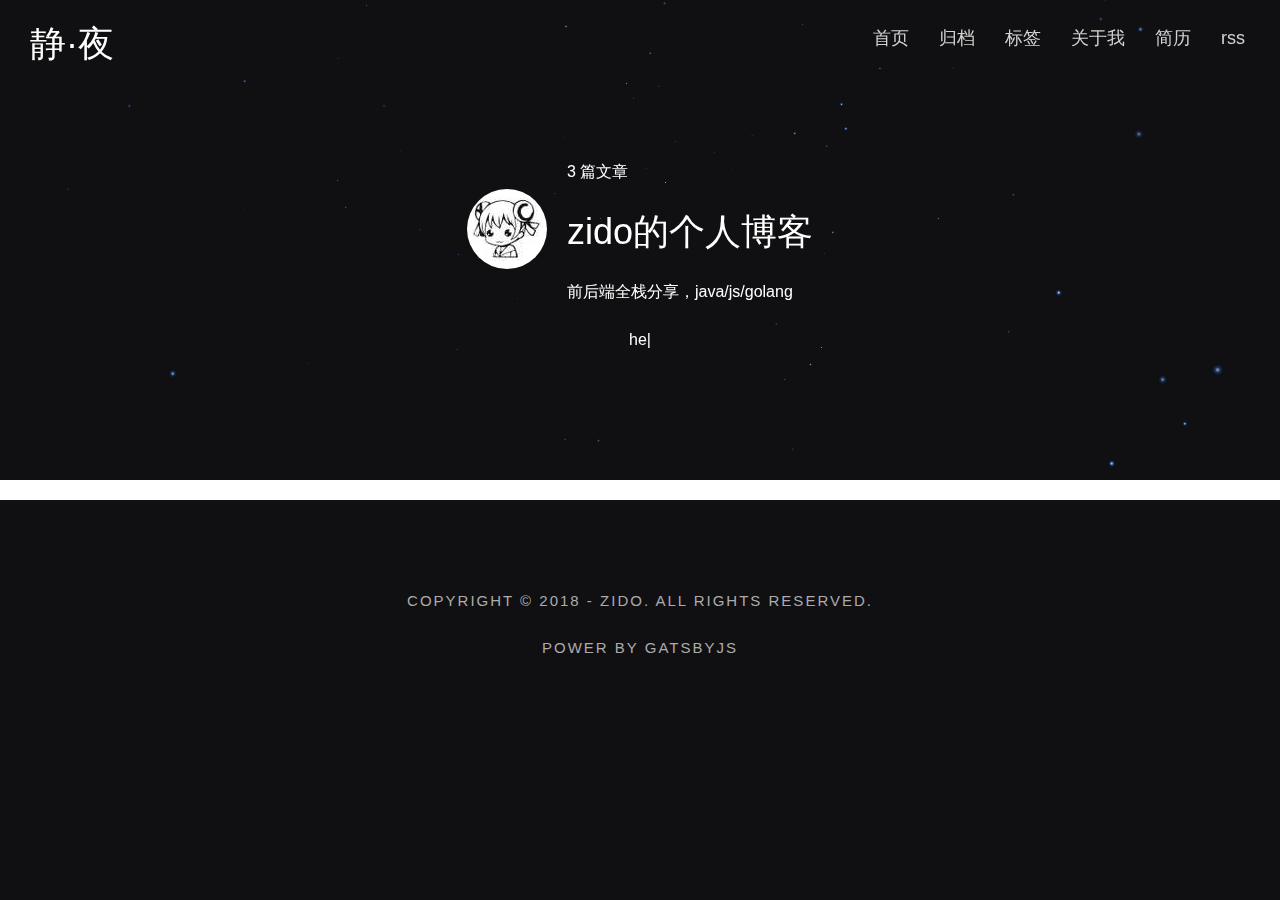
<file: offline-plugin-app-shell-fallback/index.html>
<!DOCTYPE html><html><head><meta charSet="utf-8"/><meta http-equiv="x-ua-compatible" content="ie=edge"/><meta name="viewport" content="width=device-width, initial-scale=1, shrink-to-fit=no"/><style data-href="/app.a1b116b00310bb14ebcc.css">.Layout-module--root--iEBEl{margin:0;background:#fff;overflow-y:auto;padding:0 0 20px}.Layout-module--header--3m-wz{width:100%;overflow:hidden;background-repeat:no-repeat;background-size:cover;background-position:50%}.Layout-module--header--3m-wz .Layout-module--headerBgContainer--3hYeJ{width:100%;height:100%}.Layout-module--header--3m-wz .Layout-module--headerTitle--J0kvI{color:#fff;position:absolute;top:20px;left:30px;z-index:1000}.Layout-module--header--3m-wz .Layout-module--headerTitle--J0kvI a{text-decoration:none;color:#fff}.Layout-module--banner--1MTCL{position:relative}.ityped-cursor{opacity:1;-webkit-animation:blink .5s infinite;animation:blink .5s infinite;-webkit-animation-direction:alternate;animation-direction:alternate}@keyframes blink{to{opacity:0}}@-webkit-keyframes blink{to{opacity:0}}.person-header{position:absolute;color:#fff;top:160px;left:0;right:0}.person-header .author-inner{width:auto;display:flex;align-items:center;justify-content:center}.person-header .author-inner .avatar{width:80px;height:80px;border-radius:50%}.person-header .inner-bio{text-align:center}html{box-sizing:border-box;-webkit-font-smoothing:antialiased;-moz-osx-font-smoothing:grayscale}*,:after,:before{box-sizing:inherit}body{margin:0;background-color:#101012}@media print{body{background-color:#fff}}.Header-module--header--2E8ew{width:100%;background:#101012;height:480px;overflow:hidden}.Header-module--header--2E8ew .Header-module--headerBgContainer--1gDBj{position:absolute;background-repeat:no-repeat;background-size:cover;background-position:50%;left:0;top:0;opacity:.3;width:100%;margin:0;padding:0;transition:all .3s ease-out}.Header-module--header--2E8ew .Header-module--headerTitle--1SXRu{color:#fff;position:absolute;top:20px;left:30px;z-index:1000}.Header-module--header--2E8ew .Header-module--headerTitle--1SXRu a{text-decoration:none;color:#fff}.Header-module--banner--3gwTk{position:relative}.Menu-module--menu--2mEjv{position:absolute;text-align:right;width:100%;padding:0 20px;top:8px;z-index:4;line-height:60px}.Menu-module--menu--2mEjv>ul{list-style-type:none}.Menu-module--menu--2mEjv>ul:after{content:"";display:block;clear:both}.Menu-module--menu--2mEjv>ul>li{display:inline-block;padding:0;margin:0 15px;font-size:18px;cursor:pointer}.Menu-module--menu--2mEjv>ul>li a{color:#d4d3d3;text-decoration:none;background:transparent}.Menu-module--fixPosition--ns2cM{position:fixed;right:20px;bottom:20px;z-index:1003}@media screen and (max-width:721px){.Menu-module--topPosition--su-FM{visibility:hidden}}.Menu-module--menuBtnContainer--11Iam{width:56px;height:56px;line-height:50px;text-align:center;padding:0;background:#101012;border-radius:50%;cursor:pointer;box-shadow:0 3px 5px -1px rgba(0,0,0,.2),0 6px 10px 0 rgba(0,0,0,.14),0 1px 18px 0 rgba(0,0,0,.12)}.Menu-module--menuBtn--1GD1T{position:relative;width:20px;height:20px;background:transparent;-webkit-tap-highlight-color:transparent;display:inline-block;vertical-align:middle;z-index:1002}.Menu-module--menuBtn--1GD1T div{top:50%;-webkit-transform:translateY(-50%);transform:translateY(-50%);transition:all .15s;opacity:1;position:absolute;width:100%;height:10%;background:#fff}.Menu-module--menuBtn--1GD1T:before{top:0}.Menu-module--menuBtn--1GD1T:after,.Menu-module--menuBtn--1GD1T:before{position:absolute;width:100%;height:10%;background:#fff;transition:all .3s;content:"";display:block}.Menu-module--menuBtn--1GD1T:after{bottom:0}.Menu-module--menuBtn--1GD1T.Menu-module--menuBtnActive--2-9FB:before{top:50%;-webkit-transform:translateY(-50%) rotate(135deg);transform:translateY(-50%) rotate(135deg)}.Menu-module--menuBtn--1GD1T.Menu-module--menuBtnActive--2-9FB:after{bottom:50%;-webkit-transform:translateY(50%) rotate(45deg);transform:translateY(50%) rotate(45deg)}.Menu-module--menuBtn--1GD1T.Menu-module--menuBtnActive--2-9FB div{opacity:0}.Menu-module--menuInner--1Sz4I{position:fixed;width:100%;height:100%;left:0;top:0;z-index:1001;text-align:center;overflow-x:hidden;overflow-y:auto;background:#101012;padding-top:100px}.Menu-module--menuInner--1Sz4I ul li{list-style:none}.Menu-module--menuInner--1Sz4I ul li a{text-decoration:none;display:block;font-size:22px;color:#fff}.Menu-module--menuInner--1Sz4I.Menu-module--menuExited--3ruIb{visibility:hidden}.Menu-module--menuInner--1Sz4I.Menu-module--menuShow--1D6O9{visibility:visible}.Menu-module--menuOpen--1uywN{overflow:hidden;padding-right:15px;height:100%}.Menu-module--htmlMenuOpen--_uHgu{overflow:hidden}.Menu-module--slideOutRight--3JLst{margin-left:100%;transition:margin-left .5s ease-out}@-webkit-keyframes slideInRight{0%{-webkit-transform:translate3d(100%,0,0);transform:translate3d(100%,0,0);visibility:visible}to{-webkit-transform:translateZ(0);transform:translateZ(0)}}@keyframes slideInRight{0%{-webkit-transform:translate3d(100%,0,0);transform:translate3d(100%,0,0);visibility:visible}to{-webkit-transform:translateZ(0);transform:translateZ(0)}}.slideInRight{-webkit-animation-name:slideInRight;animation-name:slideInRight}.post-inner{position:absolute;color:#fff;top:160px;left:0;right:0;text-align:center;width:auto}.post-inner .tags-header-container{width:-webkit-fit-content;width:-moz-fit-content;width:fit-content;margin:auto}.TagsCard-module--tagContainer--3O0Kr{margin-bottom:8px;position:relative}.TagsCard-module--tagContainer--3O0Kr>.TagsCard-module--tag--3Lcdx{background-color:#1565c0;color:#fff;list-style:none;display:inline-block;border-radius:4px;cursor:pointer;white-space:nowrap}.TagsCard-module--tagContainer--3O0Kr>.TagsCard-module--tag--3Lcdx:hover{background:#237bd9}.TagsCard-module--tagContainer--3O0Kr>.TagsCard-module--tag--3Lcdx a{text-decoration:none;color:#fff;padding:0 7px}.TagsCard-module--tagContainer--3O0Kr>.TagsCard-module--tag--3Lcdx.TagsCard-module--large--3ynT1{line-height:26px;height:28px;margin-right:16px;margin-bottom:8px;font-size:20px}.TagsCard-module--tagContainer--3O0Kr>.TagsCard-module--tag--3Lcdx.TagsCard-module--small--27Rlu{line-height:20px;height:22px;margin-right:8px;margin-bottom:4px;font-size:12px}.TagsCard-module--tagContainer--3O0Kr>.TagsCard-module--original--fIptn{position:absolute;background-color:rgba(242,174,67,.25);color:#f2ae43;margin-left:-33px;margin-right:10px;padding:0 6px;font-size:14px;line-height:26px;border-radius:11px}.Footer-module--footer--3yGWB{padding-bottom:60px;padding-top:90px;text-align:center;color:#fff;background:#101012}.Footer-module--footerInner--8mDc1{margin:0 auto;max-width:720px;padding:0 30px;font-size:15px;color:#adabac;letter-spacing:2px;text-transform:uppercase}@-webkit-keyframes fadeInLeft{0%{opacity:0;-webkit-transform:translate3d(-100%,0,0);transform:translate3d(-100%,0,0)}to{opacity:1;-webkit-transform:translateZ(0);transform:translateZ(0)}}@keyframes fadeInLeft{0%{opacity:0;-webkit-transform:translate3d(-100%,0,0);transform:translate3d(-100%,0,0)}to{opacity:1;-webkit-transform:translateZ(0);transform:translateZ(0)}}.fadeInLeft{-webkit-animation-name:fadeInLeft;animation-name:fadeInLeft}@-webkit-keyframes fadeOutRight{0%{opacity:1}to{opacity:0;-webkit-transform:translate3d(100%,0,0);transform:translate3d(100%,0,0)}}@keyframes fadeOutRight{0%{opacity:1}to{opacity:0;-webkit-transform:translate3d(100%,0,0);transform:translate3d(100%,0,0)}}.fadeOutRight{-webkit-animation-name:fadeOutRight;animation-name:fadeOutRight}.duration{-webkit-animation-duration:.5s;animation-duration:.5s}.hide-exit{display:none}</style><meta name="generator" content="Gatsby 2.0.73"/><style id="typography.js">html{font-family:sans-serif;-ms-text-size-adjust:100%;-webkit-text-size-adjust:100%}body{margin:0}article,aside,details,figcaption,figure,footer,header,main,menu,nav,section,summary{display:block}audio,canvas,progress,video{display:inline-block}audio:not([controls]){display:none;height:0}progress{vertical-align:baseline}[hidden],template{display:none}a{background-color:transparent;-webkit-text-decoration-skip:objects}a:active,a:hover{outline-width:0}abbr[title]{border-bottom:none;text-decoration:underline;text-decoration:underline dotted}b,strong{font-weight:inherit;font-weight:bolder}dfn{font-style:italic}h1{font-size:2em;margin:.67em 0}mark{background-color:#ff0;color:#000}small{font-size:80%}sub,sup{font-size:75%;line-height:0;position:relative;vertical-align:baseline}sub{bottom:-.25em}sup{top:-.5em}img{border-style:none}svg:not(:root){overflow:hidden}code,kbd,pre,samp{font-family:monospace,monospace;font-size:1em}figure{margin:1em 40px}hr{box-sizing:content-box;height:0;overflow:visible}button,input,optgroup,select,textarea{font:inherit;margin:0}optgroup{font-weight:700}button,input{overflow:visible}button,select{text-transform:none}[type=reset],[type=submit],button,html [type=button]{-webkit-appearance:button}[type=button]::-moz-focus-inner,[type=reset]::-moz-focus-inner,[type=submit]::-moz-focus-inner,button::-moz-focus-inner{border-style:none;padding:0}[type=button]:-moz-focusring,[type=reset]:-moz-focusring,[type=submit]:-moz-focusring,button:-moz-focusring{outline:1px dotted ButtonText}fieldset{border:1px solid silver;margin:0 2px;padding:.35em .625em .75em}legend{box-sizing:border-box;color:inherit;display:table;max-width:100%;padding:0;white-space:normal}textarea{overflow:auto}[type=checkbox],[type=radio]{box-sizing:border-box;padding:0}[type=number]::-webkit-inner-spin-button,[type=number]::-webkit-outer-spin-button{height:auto}[type=search]{-webkit-appearance:textfield;outline-offset:-2px}[type=search]::-webkit-search-cancel-button,[type=search]::-webkit-search-decoration{-webkit-appearance:none}::-webkit-input-placeholder{color:inherit;opacity:.54}::-webkit-file-upload-button{-webkit-appearance:button;font:inherit}html{font:100%/1.5 -apple-system,'BlinkMacSystemFont','Segoe UI','Roboto','Oxygen','Ubuntu','Cantarell','Fira Sans','Droid Sans','Helvetica Neue',sans-serif;box-sizing:border-box;overflow-y:scroll;}*{box-sizing:inherit;}*:before{box-sizing:inherit;}*:after{box-sizing:inherit;}body{color:hsla(204,12.449720506%,0%,0.77);font-family:-apple-system,'BlinkMacSystemFont','Segoe UI','Roboto','Oxygen','Ubuntu','Cantarell','Fira Sans','Droid Sans','Helvetica Neue',sans-serif;font-weight:400;word-wrap:break-word;font-kerning:normal;-moz-font-feature-settings:"kern", "liga", "clig", "calt";-ms-font-feature-settings:"kern", "liga", "clig", "calt";-webkit-font-feature-settings:"kern", "liga", "clig", "calt";font-feature-settings:"kern", "liga", "clig", "calt";}img{max-width:100%;margin-left:0;margin-right:0;margin-top:0;padding-bottom:0;padding-left:0;padding-right:0;padding-top:0;margin-bottom:1.5rem;}h1{margin-left:0;margin-right:0;margin-top:0;padding-bottom:0;padding-left:0;padding-right:0;padding-top:0;margin-bottom:1.5rem;color:inherit;font-family:-apple-system,'BlinkMacSystemFont','Segoe UI','Roboto','Oxygen','Ubuntu','Cantarell','Fira Sans','Droid Sans','Helvetica Neue',sans-serif;font-weight:500;text-rendering:optimizeLegibility;font-size:2.25rem;line-height:3rem;}h2{margin-left:0;margin-right:0;margin-top:0;padding-bottom:0;padding-left:0;padding-right:0;padding-top:0;margin-bottom:1.5rem;color:inherit;font-family:-apple-system,'BlinkMacSystemFont','Segoe UI','Roboto','Oxygen','Ubuntu','Cantarell','Fira Sans','Droid Sans','Helvetica Neue',sans-serif;font-weight:500;text-rendering:optimizeLegibility;font-size:1.83712rem;line-height:2.25rem;}h3{margin-left:0;margin-right:0;margin-top:0;padding-bottom:0;padding-left:0;padding-right:0;padding-top:0;margin-bottom:1.5rem;color:inherit;font-family:-apple-system,'BlinkMacSystemFont','Segoe UI','Roboto','Oxygen','Ubuntu','Cantarell','Fira Sans','Droid Sans','Helvetica Neue',sans-serif;font-weight:500;text-rendering:optimizeLegibility;font-size:1.5rem;line-height:2.25rem;}h4{margin-left:0;margin-right:0;margin-top:0;padding-bottom:0;padding-left:0;padding-right:0;padding-top:0;margin-bottom:1.5rem;color:inherit;font-family:-apple-system,'BlinkMacSystemFont','Segoe UI','Roboto','Oxygen','Ubuntu','Cantarell','Fira Sans','Droid Sans','Helvetica Neue',sans-serif;font-weight:500;text-rendering:optimizeLegibility;font-size:1.14471rem;line-height:1.5rem;}h5{margin-left:0;margin-right:0;margin-top:0;padding-bottom:0;padding-left:0;padding-right:0;padding-top:0;margin-bottom:1.5rem;color:inherit;font-family:-apple-system,'BlinkMacSystemFont','Segoe UI','Roboto','Oxygen','Ubuntu','Cantarell','Fira Sans','Droid Sans','Helvetica Neue',sans-serif;font-weight:500;text-rendering:optimizeLegibility;font-size:0.87358rem;line-height:1.5rem;}h6{margin-left:0;margin-right:0;margin-top:0;padding-bottom:0;padding-left:0;padding-right:0;padding-top:0;margin-bottom:1.5rem;color:inherit;font-family:-apple-system,'BlinkMacSystemFont','Segoe UI','Roboto','Oxygen','Ubuntu','Cantarell','Fira Sans','Droid Sans','Helvetica Neue',sans-serif;font-weight:500;text-rendering:optimizeLegibility;font-size:0.76314rem;line-height:1.5rem;}hgroup{margin-left:0;margin-right:0;margin-top:0;padding-bottom:0;padding-left:0;padding-right:0;padding-top:0;margin-bottom:1.5rem;}ul{margin-left:1.5rem;margin-right:0;margin-top:0;padding-bottom:0;padding-left:0;padding-right:0;padding-top:0;margin-bottom:1.5rem;list-style-position:outside;list-style-image:none;}ol{margin-left:1.5rem;margin-right:0;margin-top:0;padding-bottom:0;padding-left:0;padding-right:0;padding-top:0;margin-bottom:1.5rem;list-style-position:outside;list-style-image:none;}dl{margin-left:0;margin-right:0;margin-top:0;padding-bottom:0;padding-left:0;padding-right:0;padding-top:0;margin-bottom:1.5rem;}dd{margin-left:0;margin-right:0;margin-top:0;padding-bottom:0;padding-left:0;padding-right:0;padding-top:0;margin-bottom:1.5rem;}p{margin-left:0;margin-right:0;margin-top:0;padding-bottom:0;padding-left:0;padding-right:0;padding-top:0;margin-bottom:1.5rem;}figure{margin-left:0;margin-right:0;margin-top:0;padding-bottom:0;padding-left:0;padding-right:0;padding-top:0;margin-bottom:1.5rem;}pre{margin-left:0;margin-right:0;margin-top:0;padding-bottom:0;padding-left:0;padding-right:0;padding-top:0;margin-bottom:1.5rem;font-size:0.85rem;line-height:1.5rem;}table{margin-left:0;margin-right:0;margin-top:0;padding-bottom:0;padding-left:0;padding-right:0;padding-top:0;margin-bottom:1.5rem;font-size:1rem;line-height:1.5rem;border-collapse:collapse;width:100%;}fieldset{margin-left:0;margin-right:0;margin-top:0;padding-bottom:0;padding-left:0;padding-right:0;padding-top:0;margin-bottom:1.5rem;}blockquote{margin-left:1.5rem;margin-right:1.5rem;margin-top:0;padding-bottom:0.5rem;padding-left:1rem;padding-right:1rem;padding-top:0.5rem;margin-bottom:1.5rem;font-size:1.22474rem;line-height:1.5rem;border-left:0.25rem solid #eceeef;}form{margin-left:0;margin-right:0;margin-top:0;padding-bottom:0;padding-left:0;padding-right:0;padding-top:0;margin-bottom:1.5rem;}noscript{margin-left:0;margin-right:0;margin-top:0;padding-bottom:0;padding-left:0;padding-right:0;padding-top:0;margin-bottom:1.5rem;}iframe{margin-left:0;margin-right:0;margin-top:0;padding-bottom:0;padding-left:0;padding-right:0;padding-top:0;margin-bottom:1.5rem;}hr{margin-left:0;margin-right:0;margin-top:0;padding-bottom:0;padding-left:0;padding-right:0;padding-top:0;margin-bottom:calc(1.5rem - 1px);background:hsla(0,0%,0%,0.2);border:none;height:1px;}address{margin-left:0;margin-right:0;margin-top:0;padding-bottom:0;padding-left:0;padding-right:0;padding-top:0;margin-bottom:1.5rem;}b{font-weight:bold;}strong{font-weight:bold;}dt{font-weight:bold;}th{font-weight:bold;}li{margin-bottom:calc(1.5rem / 2);}ol li{padding-left:0;}ul li{padding-left:0;}li > ol{margin-left:1.5rem;margin-bottom:calc(1.5rem / 2);margin-top:calc(1.5rem / 2);}li > ul{margin-left:1.5rem;margin-bottom:calc(1.5rem / 2);margin-top:calc(1.5rem / 2);}blockquote *:last-child{margin-bottom:0;}li *:last-child{margin-bottom:0;}p *:last-child{margin-bottom:0;}li > p{margin-bottom:calc(1.5rem / 2);}code{font-size:0.85rem;line-height:1.5rem;}kbd{font-size:0.85rem;line-height:1.5rem;}samp{font-size:0.85rem;line-height:1.5rem;}abbr{border-bottom:1px dotted hsla(0,0%,0%,0.5);cursor:help;}acronym{border-bottom:1px dotted hsla(0,0%,0%,0.5);cursor:help;}abbr[title]{border-bottom:1px dotted hsla(0,0%,0%,0.5);cursor:help;text-decoration:none;}thead{text-align:left;}td,th{text-align:left;border-bottom:1px solid hsla(0,0%,0%,0.12);font-feature-settings:"tnum";-moz-font-feature-settings:"tnum";-ms-font-feature-settings:"tnum";-webkit-font-feature-settings:"tnum";padding-left:1rem;padding-right:1rem;padding-top:0.75rem;padding-bottom:calc(0.75rem - 1px);}th:first-child,td:first-child{padding-left:0;}th:last-child,td:last-child{padding-right:0;}blockquote > :last-child{margin-bottom:0;}blockquote cite{font-size:1rem;line-height:1.5rem;color:hsla(204,5.275997423999999%,0%,0.46);font-weight:400;font-style:normal;}</style><link rel="shortcut icon" href="/icons/icon-48x48.png"/><link rel="manifest" href="/manifest.webmanifest"/><meta name="theme-color" content="#101012"/><style type="text/css">
    .anchor {
      float: left;
      padding-right: 4px;
      margin-left: -20px;
    }
    h1 .anchor svg,
    h2 .anchor svg,
    h3 .anchor svg,
    h4 .anchor svg,
    h5 .anchor svg,
    h6 .anchor svg {
      visibility: hidden;
    }
    h1:hover .anchor svg,
    h2:hover .anchor svg,
    h3:hover .anchor svg,
    h4:hover .anchor svg,
    h5:hover .anchor svg,
    h6:hover .anchor svg,
    h1 .anchor:focus svg,
    h2 .anchor:focus svg,
    h3 .anchor:focus svg,
    h4 .anchor:focus svg,
    h5 .anchor:focus svg,
    h6 .anchor:focus svg {
      visibility: visible;
    }
  </style><script>
    function getElementTop(el) {
      var actualTop = el.offsetTop
    
      var current = el.offsetParent
    
      while (current !== null) {
        actualTop += current.offsetTop
    
        current = current.offsetParent
      }
    
      return actualTop
    }
    
    document.addEventListener("DOMContentLoaded", function(event) {
      var hash = window.decodeURI(location.hash.replace('#', ''))
      if (hash !== '') {
        var element = document.querySelector('[data-id=' + hash + ']')
        if (element) {
          var offset = getElementTop(element)
          // Wait for the browser to finish rendering before scrolling.
          setTimeout((function() {
            window.scrollTo(0, offset)
          }), 0)
        }
      }
    })
  </script><link rel="alternate" type="application/rss+xml" href="/rss.xml"/><link as="script" rel="preload" href="/component---node-modules-gatsby-plugin-offline-app-shell-js-2f04a4922b835d4bf736.js"/><link as="script" rel="preload" href="/app-541d34aa99744482cb09.js"/><link as="script" rel="preload" href="/webpack-runtime-031bf793ef1a05be1ce2.js"/><link as="fetch" rel="preload" href="/static/d/520/path---offline-plugin-app-shell-fallback-a-30-c5a-NZuapzHg3X9TaN1iIixfv1W23E.json" crossOrigin="use-credentials"/></head><body><div id="___gatsby"><div style="outline:none" tabindex="-1" role="group"><div><div class="Layout-module--root--iEBEl"><header class="Header-module--header--2E8ew"><nav class="Menu-module--menu--2mEjv"><ul class="Menu-module--topPosition--su-FM"><li><a href="/">首页</a></li><li><a href="/archives/">归档</a></li><li><a href="/tags/">标签</a></li><li><a href="/about">关于我</a></li><li><a href="http://resume.zido.site" target="_blank">简历</a></li><li><a href="/rss.xml" target="_blank">rss</a></li></ul><div class="Menu-module--fixPosition--ns2cM"><div class="Menu-module--menuBtnContainer--11Iam"><div class="Menu-module--menuBtn--1GD1T"><div></div></div></div></div></nav><h1 class="Header-module--headerTitle--1SXRu"><a href="/">静·夜</a></h1><div class="Header-module--banner--3gwTk"><canvas width="0" height="480"></canvas><div class="Header-module--headerBgContainer--1gDBj"></div><div id="main-header"></div><div class="person-header"><div class="author-inner"><div><img alt="zido" src="/static/0cfffcf0fa67e5c6c4db103144ede644/7f057/avatar.jpg" srcSet="/static/0cfffcf0fa67e5c6c4db103144ede644/7f057/avatar.jpg 1x,
/static/0cfffcf0fa67e5c6c4db103144ede644/bf8bc/avatar.jpg 1.5x,
/static/0cfffcf0fa67e5c6c4db103144ede644/85218/avatar.jpg 2x" class="avatar"/></div><div style="text-align:left;margin-left:20px"><p>3<!-- --> 篇文章</p><h1>zido的个人博客</h1><p>前后端全栈分享，java/js/golang</p></div></div><div class="inner-bio"><span text="hello～,I&#x27;m zido,a full stack developer,welcome to visit my blog!"></span></div></div></div></header><div><div></div></div></div><footer class="Footer-module--footer--3yGWB"><div class="Footer-module--footerInner--8mDc1" data-reactid="130"><p>Copyright © 2018 - <!-- -->zido<!-- -->. All Rights Reserved. </p><p>power by GatsbyJs</p></div></footer></div></div></div><script>
  
  
  if(true) {
    (function(i,s,o,g,r,a,m){i['GoogleAnalyticsObject']=r;i[r]=i[r]||function(){
    (i[r].q=i[r].q||[]).push(arguments)},i[r].l=1*new Date();a=s.createElement(o),
    m=s.getElementsByTagName(o)[0];a.async=1;a.src=g;m.parentNode.insertBefore(a,m)
    })(window,document,'script','https://www.google-analytics.com/analytics.js','ga');
  }
  if (typeof ga === "function") {
    ga('create', 'UA-120357572-1', 'auto', {});
      
      }
      </script><script id="gatsby-script-loader">/*<![CDATA[*/window.page={"componentChunkName":"component---node-modules-gatsby-plugin-offline-app-shell-js","jsonName":"offline-plugin-app-shell-fallback-a30","path":"/offline-plugin-app-shell-fallback/"};window.dataPath="520/path---offline-plugin-app-shell-fallback-a-30-c5a-NZuapzHg3X9TaN1iIixfv1W23E";/*]]>*/</script><script id="gatsby-chunk-mapping">/*<![CDATA[*/window.___chunkMapping={"app":["/app.a1b116b00310bb14ebcc.css","/app-541d34aa99744482cb09.js"],"component---node-modules-gatsby-plugin-offline-app-shell-js":["/component---node-modules-gatsby-plugin-offline-app-shell-js-2f04a4922b835d4bf736.js"],"component---src-templates-blog-post-tsx":["/component---src-templates-blog-post-tsx.bdd996877097e9c10c16.css","/component---src-templates-blog-post-tsx-c01b315eae86fb5ddb43.js"],"component---src-templates-tag-page-tsx":["/component---src-templates-tag-page-tsx.7eaa4b89155f2a5f38e0.css","/component---src-templates-tag-page-tsx-e496f37ab9cfe099b36c.js"],"component---src-templates-blog-page-tsx":["/component---src-templates-blog-page-tsx.7eaa4b89155f2a5f38e0.css","/component---src-templates-blog-page-tsx-a9b492d0b4873cfabe8a.js"],"component---src-templates-blog-archives-tsx":["/component---src-templates-blog-archives-tsx.6ef3d45906464fbb9b47.css","/component---src-templates-blog-archives-tsx-f3314fbfb56bd464f80e.js"],"component---src-pages-404-tsx":["/component---src-pages-404-tsx.1c26b140cc34f86d0ceb.css","/component---src-pages-404-tsx-cff8f28fb85208cfb880.js"],"component---src-pages-drafts-tsx":["/component---src-pages-drafts-tsx.7eaa4b89155f2a5f38e0.css","/component---src-pages-drafts-tsx-07434212ce29f0b83047.js"],"component---src-pages-index-tsx":["/component---src-pages-index-tsx.7eaa4b89155f2a5f38e0.css","/component---src-pages-index-tsx-18581e565707bdd4d9ed.js"],"component---src-pages-tags-tsx":["/component---src-pages-tags-tsx.1c26b140cc34f86d0ceb.css","/component---src-pages-tags-tsx-c23670cf91da67a73b23.js"]};/*]]>*/</script><script src="/webpack-runtime-031bf793ef1a05be1ce2.js" async=""></script><script src="/app-541d34aa99744482cb09.js" async=""></script><script src="/component---node-modules-gatsby-plugin-offline-app-shell-js-2f04a4922b835d4bf736.js" async=""></script></body></html>
</file>
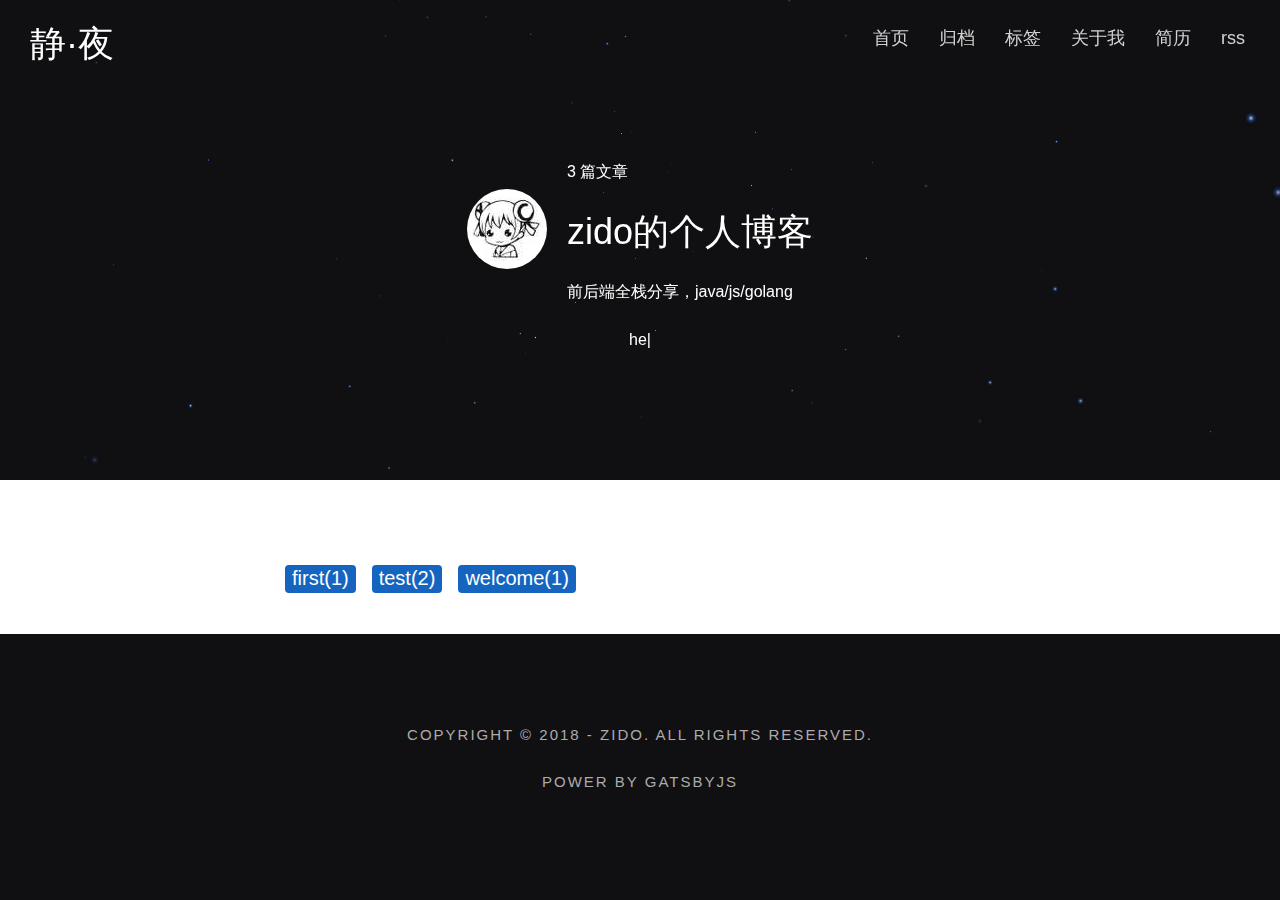
<file: tags/index.html>
<!DOCTYPE html><html><head><meta charSet="utf-8"/><meta http-equiv="x-ua-compatible" content="ie=edge"/><meta name="viewport" content="width=device-width, initial-scale=1, shrink-to-fit=no"/><style data-href="/app.a1b116b00310bb14ebcc.css">.Layout-module--root--iEBEl{margin:0;background:#fff;overflow-y:auto;padding:0 0 20px}.Layout-module--header--3m-wz{width:100%;overflow:hidden;background-repeat:no-repeat;background-size:cover;background-position:50%}.Layout-module--header--3m-wz .Layout-module--headerBgContainer--3hYeJ{width:100%;height:100%}.Layout-module--header--3m-wz .Layout-module--headerTitle--J0kvI{color:#fff;position:absolute;top:20px;left:30px;z-index:1000}.Layout-module--header--3m-wz .Layout-module--headerTitle--J0kvI a{text-decoration:none;color:#fff}.Layout-module--banner--1MTCL{position:relative}.ityped-cursor{opacity:1;-webkit-animation:blink .5s infinite;animation:blink .5s infinite;-webkit-animation-direction:alternate;animation-direction:alternate}@keyframes blink{to{opacity:0}}@-webkit-keyframes blink{to{opacity:0}}.person-header{position:absolute;color:#fff;top:160px;left:0;right:0}.person-header .author-inner{width:auto;display:flex;align-items:center;justify-content:center}.person-header .author-inner .avatar{width:80px;height:80px;border-radius:50%}.person-header .inner-bio{text-align:center}html{box-sizing:border-box;-webkit-font-smoothing:antialiased;-moz-osx-font-smoothing:grayscale}*,:after,:before{box-sizing:inherit}body{margin:0;background-color:#101012}@media print{body{background-color:#fff}}.Header-module--header--2E8ew{width:100%;background:#101012;height:480px;overflow:hidden}.Header-module--header--2E8ew .Header-module--headerBgContainer--1gDBj{position:absolute;background-repeat:no-repeat;background-size:cover;background-position:50%;left:0;top:0;opacity:.3;width:100%;margin:0;padding:0;transition:all .3s ease-out}.Header-module--header--2E8ew .Header-module--headerTitle--1SXRu{color:#fff;position:absolute;top:20px;left:30px;z-index:1000}.Header-module--header--2E8ew .Header-module--headerTitle--1SXRu a{text-decoration:none;color:#fff}.Header-module--banner--3gwTk{position:relative}.Menu-module--menu--2mEjv{position:absolute;text-align:right;width:100%;padding:0 20px;top:8px;z-index:4;line-height:60px}.Menu-module--menu--2mEjv>ul{list-style-type:none}.Menu-module--menu--2mEjv>ul:after{content:"";display:block;clear:both}.Menu-module--menu--2mEjv>ul>li{display:inline-block;padding:0;margin:0 15px;font-size:18px;cursor:pointer}.Menu-module--menu--2mEjv>ul>li a{color:#d4d3d3;text-decoration:none;background:transparent}.Menu-module--fixPosition--ns2cM{position:fixed;right:20px;bottom:20px;z-index:1003}@media screen and (max-width:721px){.Menu-module--topPosition--su-FM{visibility:hidden}}.Menu-module--menuBtnContainer--11Iam{width:56px;height:56px;line-height:50px;text-align:center;padding:0;background:#101012;border-radius:50%;cursor:pointer;box-shadow:0 3px 5px -1px rgba(0,0,0,.2),0 6px 10px 0 rgba(0,0,0,.14),0 1px 18px 0 rgba(0,0,0,.12)}.Menu-module--menuBtn--1GD1T{position:relative;width:20px;height:20px;background:transparent;-webkit-tap-highlight-color:transparent;display:inline-block;vertical-align:middle;z-index:1002}.Menu-module--menuBtn--1GD1T div{top:50%;-webkit-transform:translateY(-50%);transform:translateY(-50%);transition:all .15s;opacity:1;position:absolute;width:100%;height:10%;background:#fff}.Menu-module--menuBtn--1GD1T:before{top:0}.Menu-module--menuBtn--1GD1T:after,.Menu-module--menuBtn--1GD1T:before{position:absolute;width:100%;height:10%;background:#fff;transition:all .3s;content:"";display:block}.Menu-module--menuBtn--1GD1T:after{bottom:0}.Menu-module--menuBtn--1GD1T.Menu-module--menuBtnActive--2-9FB:before{top:50%;-webkit-transform:translateY(-50%) rotate(135deg);transform:translateY(-50%) rotate(135deg)}.Menu-module--menuBtn--1GD1T.Menu-module--menuBtnActive--2-9FB:after{bottom:50%;-webkit-transform:translateY(50%) rotate(45deg);transform:translateY(50%) rotate(45deg)}.Menu-module--menuBtn--1GD1T.Menu-module--menuBtnActive--2-9FB div{opacity:0}.Menu-module--menuInner--1Sz4I{position:fixed;width:100%;height:100%;left:0;top:0;z-index:1001;text-align:center;overflow-x:hidden;overflow-y:auto;background:#101012;padding-top:100px}.Menu-module--menuInner--1Sz4I ul li{list-style:none}.Menu-module--menuInner--1Sz4I ul li a{text-decoration:none;display:block;font-size:22px;color:#fff}.Menu-module--menuInner--1Sz4I.Menu-module--menuExited--3ruIb{visibility:hidden}.Menu-module--menuInner--1Sz4I.Menu-module--menuShow--1D6O9{visibility:visible}.Menu-module--menuOpen--1uywN{overflow:hidden;padding-right:15px;height:100%}.Menu-module--htmlMenuOpen--_uHgu{overflow:hidden}.Menu-module--slideOutRight--3JLst{margin-left:100%;transition:margin-left .5s ease-out}@-webkit-keyframes slideInRight{0%{-webkit-transform:translate3d(100%,0,0);transform:translate3d(100%,0,0);visibility:visible}to{-webkit-transform:translateZ(0);transform:translateZ(0)}}@keyframes slideInRight{0%{-webkit-transform:translate3d(100%,0,0);transform:translate3d(100%,0,0);visibility:visible}to{-webkit-transform:translateZ(0);transform:translateZ(0)}}.slideInRight{-webkit-animation-name:slideInRight;animation-name:slideInRight}.post-inner{position:absolute;color:#fff;top:160px;left:0;right:0;text-align:center;width:auto}.post-inner .tags-header-container{width:-webkit-fit-content;width:-moz-fit-content;width:fit-content;margin:auto}.TagsCard-module--tagContainer--3O0Kr{margin-bottom:8px;position:relative}.TagsCard-module--tagContainer--3O0Kr>.TagsCard-module--tag--3Lcdx{background-color:#1565c0;color:#fff;list-style:none;display:inline-block;border-radius:4px;cursor:pointer;white-space:nowrap}.TagsCard-module--tagContainer--3O0Kr>.TagsCard-module--tag--3Lcdx:hover{background:#237bd9}.TagsCard-module--tagContainer--3O0Kr>.TagsCard-module--tag--3Lcdx a{text-decoration:none;color:#fff;padding:0 7px}.TagsCard-module--tagContainer--3O0Kr>.TagsCard-module--tag--3Lcdx.TagsCard-module--large--3ynT1{line-height:26px;height:28px;margin-right:16px;margin-bottom:8px;font-size:20px}.TagsCard-module--tagContainer--3O0Kr>.TagsCard-module--tag--3Lcdx.TagsCard-module--small--27Rlu{line-height:20px;height:22px;margin-right:8px;margin-bottom:4px;font-size:12px}.TagsCard-module--tagContainer--3O0Kr>.TagsCard-module--original--fIptn{position:absolute;background-color:rgba(242,174,67,.25);color:#f2ae43;margin-left:-33px;margin-right:10px;padding:0 6px;font-size:14px;line-height:26px;border-radius:11px}.Footer-module--footer--3yGWB{padding-bottom:60px;padding-top:90px;text-align:center;color:#fff;background:#101012}.Footer-module--footerInner--8mDc1{margin:0 auto;max-width:720px;padding:0 30px;font-size:15px;color:#adabac;letter-spacing:2px;text-transform:uppercase}@-webkit-keyframes fadeInLeft{0%{opacity:0;-webkit-transform:translate3d(-100%,0,0);transform:translate3d(-100%,0,0)}to{opacity:1;-webkit-transform:translateZ(0);transform:translateZ(0)}}@keyframes fadeInLeft{0%{opacity:0;-webkit-transform:translate3d(-100%,0,0);transform:translate3d(-100%,0,0)}to{opacity:1;-webkit-transform:translateZ(0);transform:translateZ(0)}}.fadeInLeft{-webkit-animation-name:fadeInLeft;animation-name:fadeInLeft}@-webkit-keyframes fadeOutRight{0%{opacity:1}to{opacity:0;-webkit-transform:translate3d(100%,0,0);transform:translate3d(100%,0,0)}}@keyframes fadeOutRight{0%{opacity:1}to{opacity:0;-webkit-transform:translate3d(100%,0,0);transform:translate3d(100%,0,0)}}.fadeOutRight{-webkit-animation-name:fadeOutRight;animation-name:fadeOutRight}.duration{-webkit-animation-duration:.5s;animation-duration:.5s}.hide-exit{display:none}</style><style data-href="/component---src-pages-tags-tsx.1c26b140cc34f86d0ceb.css">.Main-module--mainRoot--2flIs{max-width:720px;margin:80px auto auto;padding:5px}</style><meta name="generator" content="Gatsby 2.0.73"/><style id="typography.js">html{font-family:sans-serif;-ms-text-size-adjust:100%;-webkit-text-size-adjust:100%}body{margin:0}article,aside,details,figcaption,figure,footer,header,main,menu,nav,section,summary{display:block}audio,canvas,progress,video{display:inline-block}audio:not([controls]){display:none;height:0}progress{vertical-align:baseline}[hidden],template{display:none}a{background-color:transparent;-webkit-text-decoration-skip:objects}a:active,a:hover{outline-width:0}abbr[title]{border-bottom:none;text-decoration:underline;text-decoration:underline dotted}b,strong{font-weight:inherit;font-weight:bolder}dfn{font-style:italic}h1{font-size:2em;margin:.67em 0}mark{background-color:#ff0;color:#000}small{font-size:80%}sub,sup{font-size:75%;line-height:0;position:relative;vertical-align:baseline}sub{bottom:-.25em}sup{top:-.5em}img{border-style:none}svg:not(:root){overflow:hidden}code,kbd,pre,samp{font-family:monospace,monospace;font-size:1em}figure{margin:1em 40px}hr{box-sizing:content-box;height:0;overflow:visible}button,input,optgroup,select,textarea{font:inherit;margin:0}optgroup{font-weight:700}button,input{overflow:visible}button,select{text-transform:none}[type=reset],[type=submit],button,html [type=button]{-webkit-appearance:button}[type=button]::-moz-focus-inner,[type=reset]::-moz-focus-inner,[type=submit]::-moz-focus-inner,button::-moz-focus-inner{border-style:none;padding:0}[type=button]:-moz-focusring,[type=reset]:-moz-focusring,[type=submit]:-moz-focusring,button:-moz-focusring{outline:1px dotted ButtonText}fieldset{border:1px solid silver;margin:0 2px;padding:.35em .625em .75em}legend{box-sizing:border-box;color:inherit;display:table;max-width:100%;padding:0;white-space:normal}textarea{overflow:auto}[type=checkbox],[type=radio]{box-sizing:border-box;padding:0}[type=number]::-webkit-inner-spin-button,[type=number]::-webkit-outer-spin-button{height:auto}[type=search]{-webkit-appearance:textfield;outline-offset:-2px}[type=search]::-webkit-search-cancel-button,[type=search]::-webkit-search-decoration{-webkit-appearance:none}::-webkit-input-placeholder{color:inherit;opacity:.54}::-webkit-file-upload-button{-webkit-appearance:button;font:inherit}html{font:100%/1.5 -apple-system,'BlinkMacSystemFont','Segoe UI','Roboto','Oxygen','Ubuntu','Cantarell','Fira Sans','Droid Sans','Helvetica Neue',sans-serif;box-sizing:border-box;overflow-y:scroll;}*{box-sizing:inherit;}*:before{box-sizing:inherit;}*:after{box-sizing:inherit;}body{color:hsla(204,12.449720506%,0%,0.77);font-family:-apple-system,'BlinkMacSystemFont','Segoe UI','Roboto','Oxygen','Ubuntu','Cantarell','Fira Sans','Droid Sans','Helvetica Neue',sans-serif;font-weight:400;word-wrap:break-word;font-kerning:normal;-moz-font-feature-settings:"kern", "liga", "clig", "calt";-ms-font-feature-settings:"kern", "liga", "clig", "calt";-webkit-font-feature-settings:"kern", "liga", "clig", "calt";font-feature-settings:"kern", "liga", "clig", "calt";}img{max-width:100%;margin-left:0;margin-right:0;margin-top:0;padding-bottom:0;padding-left:0;padding-right:0;padding-top:0;margin-bottom:1.5rem;}h1{margin-left:0;margin-right:0;margin-top:0;padding-bottom:0;padding-left:0;padding-right:0;padding-top:0;margin-bottom:1.5rem;color:inherit;font-family:-apple-system,'BlinkMacSystemFont','Segoe UI','Roboto','Oxygen','Ubuntu','Cantarell','Fira Sans','Droid Sans','Helvetica Neue',sans-serif;font-weight:500;text-rendering:optimizeLegibility;font-size:2.25rem;line-height:3rem;}h2{margin-left:0;margin-right:0;margin-top:0;padding-bottom:0;padding-left:0;padding-right:0;padding-top:0;margin-bottom:1.5rem;color:inherit;font-family:-apple-system,'BlinkMacSystemFont','Segoe UI','Roboto','Oxygen','Ubuntu','Cantarell','Fira Sans','Droid Sans','Helvetica Neue',sans-serif;font-weight:500;text-rendering:optimizeLegibility;font-size:1.83712rem;line-height:2.25rem;}h3{margin-left:0;margin-right:0;margin-top:0;padding-bottom:0;padding-left:0;padding-right:0;padding-top:0;margin-bottom:1.5rem;color:inherit;font-family:-apple-system,'BlinkMacSystemFont','Segoe UI','Roboto','Oxygen','Ubuntu','Cantarell','Fira Sans','Droid Sans','Helvetica Neue',sans-serif;font-weight:500;text-rendering:optimizeLegibility;font-size:1.5rem;line-height:2.25rem;}h4{margin-left:0;margin-right:0;margin-top:0;padding-bottom:0;padding-left:0;padding-right:0;padding-top:0;margin-bottom:1.5rem;color:inherit;font-family:-apple-system,'BlinkMacSystemFont','Segoe UI','Roboto','Oxygen','Ubuntu','Cantarell','Fira Sans','Droid Sans','Helvetica Neue',sans-serif;font-weight:500;text-rendering:optimizeLegibility;font-size:1.14471rem;line-height:1.5rem;}h5{margin-left:0;margin-right:0;margin-top:0;padding-bottom:0;padding-left:0;padding-right:0;padding-top:0;margin-bottom:1.5rem;color:inherit;font-family:-apple-system,'BlinkMacSystemFont','Segoe UI','Roboto','Oxygen','Ubuntu','Cantarell','Fira Sans','Droid Sans','Helvetica Neue',sans-serif;font-weight:500;text-rendering:optimizeLegibility;font-size:0.87358rem;line-height:1.5rem;}h6{margin-left:0;margin-right:0;margin-top:0;padding-bottom:0;padding-left:0;padding-right:0;padding-top:0;margin-bottom:1.5rem;color:inherit;font-family:-apple-system,'BlinkMacSystemFont','Segoe UI','Roboto','Oxygen','Ubuntu','Cantarell','Fira Sans','Droid Sans','Helvetica Neue',sans-serif;font-weight:500;text-rendering:optimizeLegibility;font-size:0.76314rem;line-height:1.5rem;}hgroup{margin-left:0;margin-right:0;margin-top:0;padding-bottom:0;padding-left:0;padding-right:0;padding-top:0;margin-bottom:1.5rem;}ul{margin-left:1.5rem;margin-right:0;margin-top:0;padding-bottom:0;padding-left:0;padding-right:0;padding-top:0;margin-bottom:1.5rem;list-style-position:outside;list-style-image:none;}ol{margin-left:1.5rem;margin-right:0;margin-top:0;padding-bottom:0;padding-left:0;padding-right:0;padding-top:0;margin-bottom:1.5rem;list-style-position:outside;list-style-image:none;}dl{margin-left:0;margin-right:0;margin-top:0;padding-bottom:0;padding-left:0;padding-right:0;padding-top:0;margin-bottom:1.5rem;}dd{margin-left:0;margin-right:0;margin-top:0;padding-bottom:0;padding-left:0;padding-right:0;padding-top:0;margin-bottom:1.5rem;}p{margin-left:0;margin-right:0;margin-top:0;padding-bottom:0;padding-left:0;padding-right:0;padding-top:0;margin-bottom:1.5rem;}figure{margin-left:0;margin-right:0;margin-top:0;padding-bottom:0;padding-left:0;padding-right:0;padding-top:0;margin-bottom:1.5rem;}pre{margin-left:0;margin-right:0;margin-top:0;padding-bottom:0;padding-left:0;padding-right:0;padding-top:0;margin-bottom:1.5rem;font-size:0.85rem;line-height:1.5rem;}table{margin-left:0;margin-right:0;margin-top:0;padding-bottom:0;padding-left:0;padding-right:0;padding-top:0;margin-bottom:1.5rem;font-size:1rem;line-height:1.5rem;border-collapse:collapse;width:100%;}fieldset{margin-left:0;margin-right:0;margin-top:0;padding-bottom:0;padding-left:0;padding-right:0;padding-top:0;margin-bottom:1.5rem;}blockquote{margin-left:1.5rem;margin-right:1.5rem;margin-top:0;padding-bottom:0.5rem;padding-left:1rem;padding-right:1rem;padding-top:0.5rem;margin-bottom:1.5rem;font-size:1.22474rem;line-height:1.5rem;border-left:0.25rem solid #eceeef;}form{margin-left:0;margin-right:0;margin-top:0;padding-bottom:0;padding-left:0;padding-right:0;padding-top:0;margin-bottom:1.5rem;}noscript{margin-left:0;margin-right:0;margin-top:0;padding-bottom:0;padding-left:0;padding-right:0;padding-top:0;margin-bottom:1.5rem;}iframe{margin-left:0;margin-right:0;margin-top:0;padding-bottom:0;padding-left:0;padding-right:0;padding-top:0;margin-bottom:1.5rem;}hr{margin-left:0;margin-right:0;margin-top:0;padding-bottom:0;padding-left:0;padding-right:0;padding-top:0;margin-bottom:calc(1.5rem - 1px);background:hsla(0,0%,0%,0.2);border:none;height:1px;}address{margin-left:0;margin-right:0;margin-top:0;padding-bottom:0;padding-left:0;padding-right:0;padding-top:0;margin-bottom:1.5rem;}b{font-weight:bold;}strong{font-weight:bold;}dt{font-weight:bold;}th{font-weight:bold;}li{margin-bottom:calc(1.5rem / 2);}ol li{padding-left:0;}ul li{padding-left:0;}li > ol{margin-left:1.5rem;margin-bottom:calc(1.5rem / 2);margin-top:calc(1.5rem / 2);}li > ul{margin-left:1.5rem;margin-bottom:calc(1.5rem / 2);margin-top:calc(1.5rem / 2);}blockquote *:last-child{margin-bottom:0;}li *:last-child{margin-bottom:0;}p *:last-child{margin-bottom:0;}li > p{margin-bottom:calc(1.5rem / 2);}code{font-size:0.85rem;line-height:1.5rem;}kbd{font-size:0.85rem;line-height:1.5rem;}samp{font-size:0.85rem;line-height:1.5rem;}abbr{border-bottom:1px dotted hsla(0,0%,0%,0.5);cursor:help;}acronym{border-bottom:1px dotted hsla(0,0%,0%,0.5);cursor:help;}abbr[title]{border-bottom:1px dotted hsla(0,0%,0%,0.5);cursor:help;text-decoration:none;}thead{text-align:left;}td,th{text-align:left;border-bottom:1px solid hsla(0,0%,0%,0.12);font-feature-settings:"tnum";-moz-font-feature-settings:"tnum";-ms-font-feature-settings:"tnum";-webkit-font-feature-settings:"tnum";padding-left:1rem;padding-right:1rem;padding-top:0.75rem;padding-bottom:calc(0.75rem - 1px);}th:first-child,td:first-child{padding-left:0;}th:last-child,td:last-child{padding-right:0;}blockquote > :last-child{margin-bottom:0;}blockquote cite{font-size:1rem;line-height:1.5rem;color:hsla(204,5.275997423999999%,0%,0.46);font-weight:400;font-style:normal;}</style><link rel="shortcut icon" href="/icons/icon-48x48.png"/><link rel="manifest" href="/manifest.webmanifest"/><meta name="theme-color" content="#101012"/><style type="text/css">
    .anchor {
      float: left;
      padding-right: 4px;
      margin-left: -20px;
    }
    h1 .anchor svg,
    h2 .anchor svg,
    h3 .anchor svg,
    h4 .anchor svg,
    h5 .anchor svg,
    h6 .anchor svg {
      visibility: hidden;
    }
    h1:hover .anchor svg,
    h2:hover .anchor svg,
    h3:hover .anchor svg,
    h4:hover .anchor svg,
    h5:hover .anchor svg,
    h6:hover .anchor svg,
    h1 .anchor:focus svg,
    h2 .anchor:focus svg,
    h3 .anchor:focus svg,
    h4 .anchor:focus svg,
    h5 .anchor:focus svg,
    h6 .anchor:focus svg {
      visibility: visible;
    }
  </style><script>
    function getElementTop(el) {
      var actualTop = el.offsetTop
    
      var current = el.offsetParent
    
      while (current !== null) {
        actualTop += current.offsetTop
    
        current = current.offsetParent
      }
    
      return actualTop
    }
    
    document.addEventListener("DOMContentLoaded", function(event) {
      var hash = window.decodeURI(location.hash.replace('#', ''))
      if (hash !== '') {
        var element = document.querySelector('[data-id=' + hash + ']')
        if (element) {
          var offset = getElementTop(element)
          // Wait for the browser to finish rendering before scrolling.
          setTimeout((function() {
            window.scrollTo(0, offset)
          }), 0)
        }
      }
    })
  </script><link rel="alternate" type="application/rss+xml" href="/rss.xml"/><link as="script" rel="preload" href="/component---src-pages-tags-tsx-c23670cf91da67a73b23.js"/><link as="script" rel="preload" href="/app-541d34aa99744482cb09.js"/><link as="script" rel="preload" href="/webpack-runtime-031bf793ef1a05be1ce2.js"/><link as="fetch" rel="preload" href="/static/d/733/path---tags-275-fc0-xiau6KXWUTgyF9OddVmJMxWVEU.json" crossOrigin="use-credentials"/></head><body><div id="___gatsby"><div style="outline:none" tabindex="-1" role="group"><div><div class="Layout-module--root--iEBEl"><header class="Header-module--header--2E8ew"><nav class="Menu-module--menu--2mEjv"><ul class="Menu-module--topPosition--su-FM"><li><a href="/">首页</a></li><li><a href="/archives/">归档</a></li><li><a aria-current="page" class="" href="/tags/">标签</a></li><li><a href="/about">关于我</a></li><li><a href="http://resume.zido.site" target="_blank">简历</a></li><li><a href="/rss.xml" target="_blank">rss</a></li></ul><div class="Menu-module--fixPosition--ns2cM"><div class="Menu-module--menuBtnContainer--11Iam"><div class="Menu-module--menuBtn--1GD1T"><div></div></div></div></div></nav><h1 class="Header-module--headerTitle--1SXRu"><a href="/">静·夜</a></h1><div class="Header-module--banner--3gwTk"><canvas width="0" height="480"></canvas><div class="Header-module--headerBgContainer--1gDBj"></div><div id="main-header"></div><div class="person-header"><div class="author-inner"><div><img alt="zido" src="/static/0cfffcf0fa67e5c6c4db103144ede644/7f057/avatar.jpg" srcSet="/static/0cfffcf0fa67e5c6c4db103144ede644/7f057/avatar.jpg 1x,
/static/0cfffcf0fa67e5c6c4db103144ede644/bf8bc/avatar.jpg 1.5x,
/static/0cfffcf0fa67e5c6c4db103144ede644/85218/avatar.jpg 2x" class="avatar"/></div><div style="text-align:left;margin-left:20px"><p>3<!-- --> 篇文章</p><h1>zido的个人博客</h1><p>前后端全栈分享，java/js/golang</p></div></div><div class="inner-bio"><span text="hello～,I&#x27;m zido,a full stack developer,welcome to visit my blog!"></span></div></div></div></header><div><div><div style="position:relative"><main class="Main-module--mainRoot--2flIs"><div class="TagsCard-module--tagContainer--3O0Kr"><span class="TagsCard-module--tag--3Lcdx TagsCard-module--large--3ynT1"><a href="/blog/tag/first/">first<!-- -->(<!-- -->1<!-- -->)</a></span><span class="TagsCard-module--tag--3Lcdx TagsCard-module--large--3ynT1"><a href="/blog/tag/test/">test<!-- -->(<!-- -->2<!-- -->)</a></span><span class="TagsCard-module--tag--3Lcdx TagsCard-module--large--3ynT1"><a href="/blog/tag/welcome/">welcome<!-- -->(<!-- -->1<!-- -->)</a></span></div></main></div></div></div></div><footer class="Footer-module--footer--3yGWB"><div class="Footer-module--footerInner--8mDc1" data-reactid="130"><p>Copyright © 2018 - <!-- -->zido<!-- -->. All Rights Reserved. </p><p>power by GatsbyJs</p></div></footer></div></div></div><script>
  
  
  if(true) {
    (function(i,s,o,g,r,a,m){i['GoogleAnalyticsObject']=r;i[r]=i[r]||function(){
    (i[r].q=i[r].q||[]).push(arguments)},i[r].l=1*new Date();a=s.createElement(o),
    m=s.getElementsByTagName(o)[0];a.async=1;a.src=g;m.parentNode.insertBefore(a,m)
    })(window,document,'script','https://www.google-analytics.com/analytics.js','ga');
  }
  if (typeof ga === "function") {
    ga('create', 'UA-120357572-1', 'auto', {});
      
      }
      </script><script id="gatsby-script-loader">/*<![CDATA[*/window.page={"componentChunkName":"component---src-pages-tags-tsx","jsonName":"tags-275","path":"/tags/"};window.dataPath="733/path---tags-275-fc0-xiau6KXWUTgyF9OddVmJMxWVEU";/*]]>*/</script><script id="gatsby-chunk-mapping">/*<![CDATA[*/window.___chunkMapping={"app":["/app.a1b116b00310bb14ebcc.css","/app-541d34aa99744482cb09.js"],"component---node-modules-gatsby-plugin-offline-app-shell-js":["/component---node-modules-gatsby-plugin-offline-app-shell-js-2f04a4922b835d4bf736.js"],"component---src-templates-blog-post-tsx":["/component---src-templates-blog-post-tsx.bdd996877097e9c10c16.css","/component---src-templates-blog-post-tsx-c01b315eae86fb5ddb43.js"],"component---src-templates-tag-page-tsx":["/component---src-templates-tag-page-tsx.7eaa4b89155f2a5f38e0.css","/component---src-templates-tag-page-tsx-e496f37ab9cfe099b36c.js"],"component---src-templates-blog-page-tsx":["/component---src-templates-blog-page-tsx.7eaa4b89155f2a5f38e0.css","/component---src-templates-blog-page-tsx-a9b492d0b4873cfabe8a.js"],"component---src-templates-blog-archives-tsx":["/component---src-templates-blog-archives-tsx.6ef3d45906464fbb9b47.css","/component---src-templates-blog-archives-tsx-f3314fbfb56bd464f80e.js"],"component---src-pages-404-tsx":["/component---src-pages-404-tsx.1c26b140cc34f86d0ceb.css","/component---src-pages-404-tsx-cff8f28fb85208cfb880.js"],"component---src-pages-drafts-tsx":["/component---src-pages-drafts-tsx.7eaa4b89155f2a5f38e0.css","/component---src-pages-drafts-tsx-07434212ce29f0b83047.js"],"component---src-pages-index-tsx":["/component---src-pages-index-tsx.7eaa4b89155f2a5f38e0.css","/component---src-pages-index-tsx-18581e565707bdd4d9ed.js"],"component---src-pages-tags-tsx":["/component---src-pages-tags-tsx.1c26b140cc34f86d0ceb.css","/component---src-pages-tags-tsx-c23670cf91da67a73b23.js"]};/*]]>*/</script><script src="/webpack-runtime-031bf793ef1a05be1ce2.js" async=""></script><script src="/app-541d34aa99744482cb09.js" async=""></script><script src="/component---src-pages-tags-tsx-c23670cf91da67a73b23.js" async=""></script></body></html>
</file>
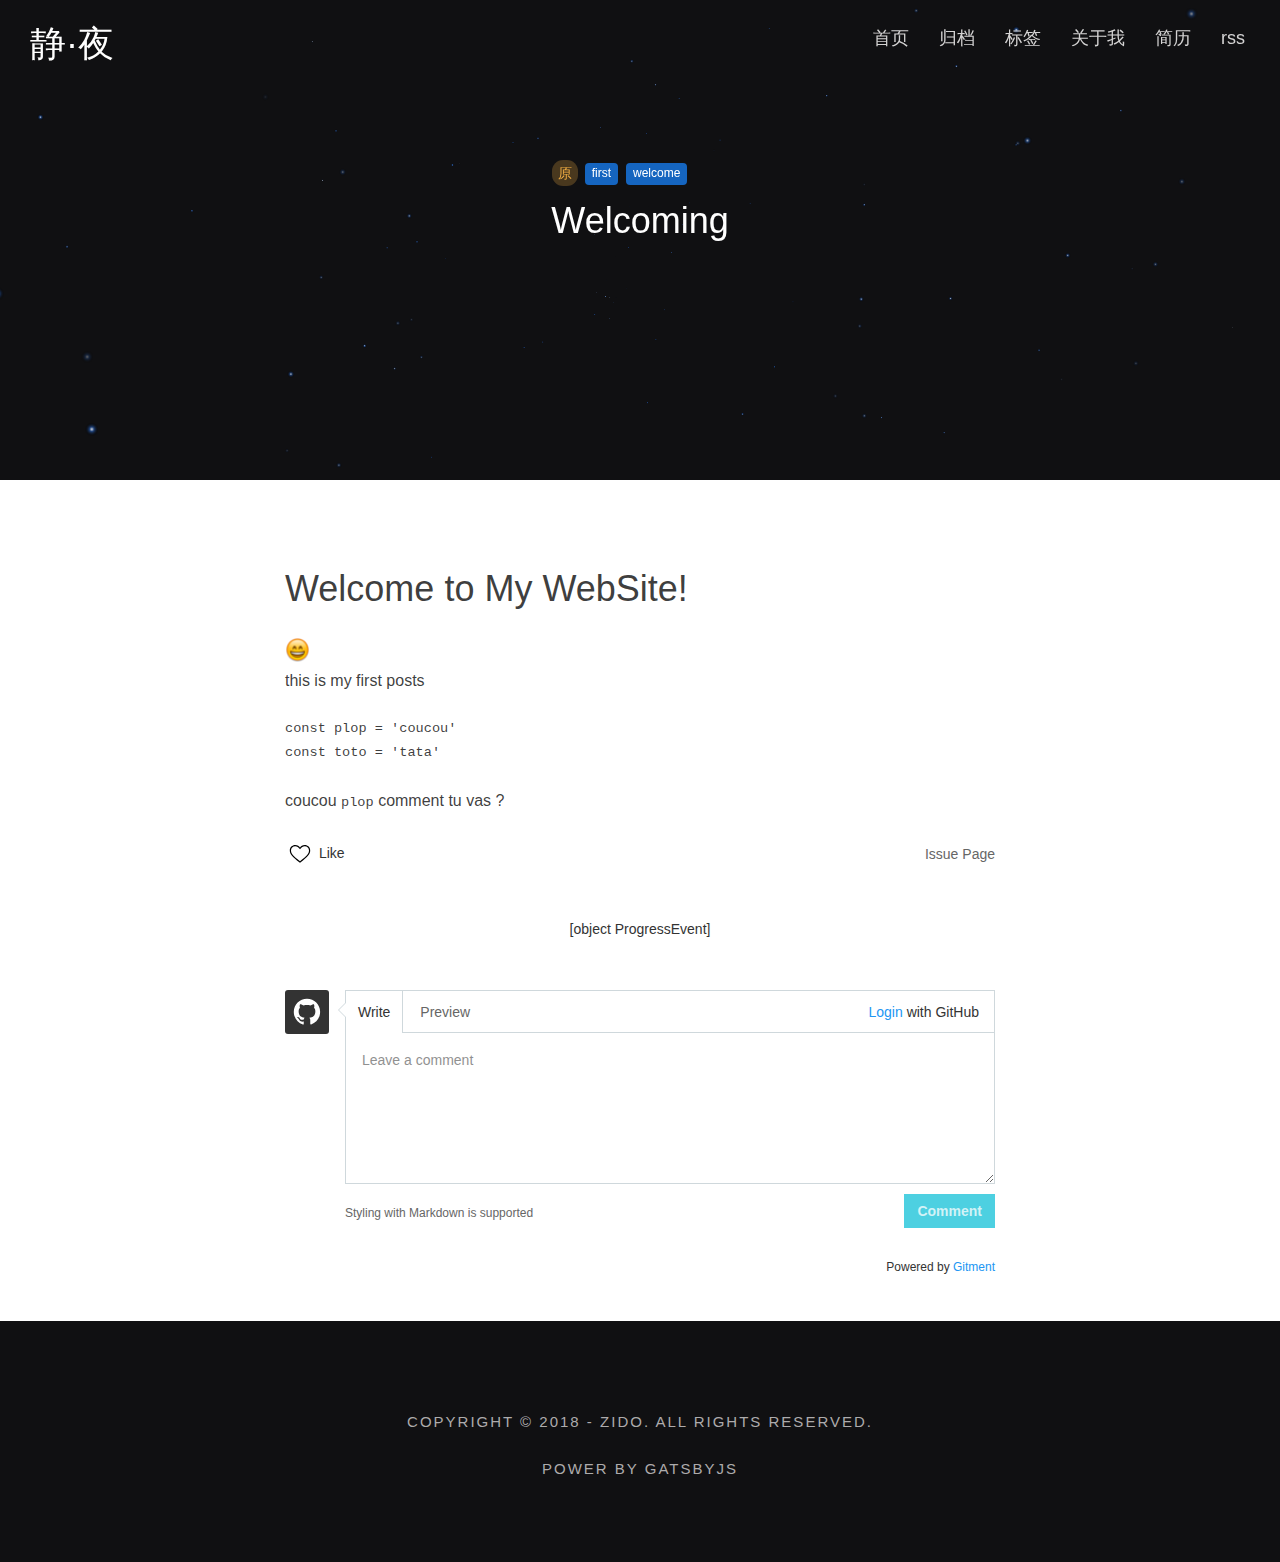
<file: blog/2018-04-18--welcoming/index.html>
<!DOCTYPE html><html><head><meta charSet="utf-8"/><meta http-equiv="x-ua-compatible" content="ie=edge"/><meta name="viewport" content="width=device-width, initial-scale=1, shrink-to-fit=no"/><style data-href="/app.a1b116b00310bb14ebcc.css">.Layout-module--root--iEBEl{margin:0;background:#fff;overflow-y:auto;padding:0 0 20px}.Layout-module--header--3m-wz{width:100%;overflow:hidden;background-repeat:no-repeat;background-size:cover;background-position:50%}.Layout-module--header--3m-wz .Layout-module--headerBgContainer--3hYeJ{width:100%;height:100%}.Layout-module--header--3m-wz .Layout-module--headerTitle--J0kvI{color:#fff;position:absolute;top:20px;left:30px;z-index:1000}.Layout-module--header--3m-wz .Layout-module--headerTitle--J0kvI a{text-decoration:none;color:#fff}.Layout-module--banner--1MTCL{position:relative}.ityped-cursor{opacity:1;-webkit-animation:blink .5s infinite;animation:blink .5s infinite;-webkit-animation-direction:alternate;animation-direction:alternate}@keyframes blink{to{opacity:0}}@-webkit-keyframes blink{to{opacity:0}}.person-header{position:absolute;color:#fff;top:160px;left:0;right:0}.person-header .author-inner{width:auto;display:flex;align-items:center;justify-content:center}.person-header .author-inner .avatar{width:80px;height:80px;border-radius:50%}.person-header .inner-bio{text-align:center}html{box-sizing:border-box;-webkit-font-smoothing:antialiased;-moz-osx-font-smoothing:grayscale}*,:after,:before{box-sizing:inherit}body{margin:0;background-color:#101012}@media print{body{background-color:#fff}}.Header-module--header--2E8ew{width:100%;background:#101012;height:480px;overflow:hidden}.Header-module--header--2E8ew .Header-module--headerBgContainer--1gDBj{position:absolute;background-repeat:no-repeat;background-size:cover;background-position:50%;left:0;top:0;opacity:.3;width:100%;margin:0;padding:0;transition:all .3s ease-out}.Header-module--header--2E8ew .Header-module--headerTitle--1SXRu{color:#fff;position:absolute;top:20px;left:30px;z-index:1000}.Header-module--header--2E8ew .Header-module--headerTitle--1SXRu a{text-decoration:none;color:#fff}.Header-module--banner--3gwTk{position:relative}.Menu-module--menu--2mEjv{position:absolute;text-align:right;width:100%;padding:0 20px;top:8px;z-index:4;line-height:60px}.Menu-module--menu--2mEjv>ul{list-style-type:none}.Menu-module--menu--2mEjv>ul:after{content:"";display:block;clear:both}.Menu-module--menu--2mEjv>ul>li{display:inline-block;padding:0;margin:0 15px;font-size:18px;cursor:pointer}.Menu-module--menu--2mEjv>ul>li a{color:#d4d3d3;text-decoration:none;background:transparent}.Menu-module--fixPosition--ns2cM{position:fixed;right:20px;bottom:20px;z-index:1003}@media screen and (max-width:721px){.Menu-module--topPosition--su-FM{visibility:hidden}}.Menu-module--menuBtnContainer--11Iam{width:56px;height:56px;line-height:50px;text-align:center;padding:0;background:#101012;border-radius:50%;cursor:pointer;box-shadow:0 3px 5px -1px rgba(0,0,0,.2),0 6px 10px 0 rgba(0,0,0,.14),0 1px 18px 0 rgba(0,0,0,.12)}.Menu-module--menuBtn--1GD1T{position:relative;width:20px;height:20px;background:transparent;-webkit-tap-highlight-color:transparent;display:inline-block;vertical-align:middle;z-index:1002}.Menu-module--menuBtn--1GD1T div{top:50%;-webkit-transform:translateY(-50%);transform:translateY(-50%);transition:all .15s;opacity:1;position:absolute;width:100%;height:10%;background:#fff}.Menu-module--menuBtn--1GD1T:before{top:0}.Menu-module--menuBtn--1GD1T:after,.Menu-module--menuBtn--1GD1T:before{position:absolute;width:100%;height:10%;background:#fff;transition:all .3s;content:"";display:block}.Menu-module--menuBtn--1GD1T:after{bottom:0}.Menu-module--menuBtn--1GD1T.Menu-module--menuBtnActive--2-9FB:before{top:50%;-webkit-transform:translateY(-50%) rotate(135deg);transform:translateY(-50%) rotate(135deg)}.Menu-module--menuBtn--1GD1T.Menu-module--menuBtnActive--2-9FB:after{bottom:50%;-webkit-transform:translateY(50%) rotate(45deg);transform:translateY(50%) rotate(45deg)}.Menu-module--menuBtn--1GD1T.Menu-module--menuBtnActive--2-9FB div{opacity:0}.Menu-module--menuInner--1Sz4I{position:fixed;width:100%;height:100%;left:0;top:0;z-index:1001;text-align:center;overflow-x:hidden;overflow-y:auto;background:#101012;padding-top:100px}.Menu-module--menuInner--1Sz4I ul li{list-style:none}.Menu-module--menuInner--1Sz4I ul li a{text-decoration:none;display:block;font-size:22px;color:#fff}.Menu-module--menuInner--1Sz4I.Menu-module--menuExited--3ruIb{visibility:hidden}.Menu-module--menuInner--1Sz4I.Menu-module--menuShow--1D6O9{visibility:visible}.Menu-module--menuOpen--1uywN{overflow:hidden;padding-right:15px;height:100%}.Menu-module--htmlMenuOpen--_uHgu{overflow:hidden}.Menu-module--slideOutRight--3JLst{margin-left:100%;transition:margin-left .5s ease-out}@-webkit-keyframes slideInRight{0%{-webkit-transform:translate3d(100%,0,0);transform:translate3d(100%,0,0);visibility:visible}to{-webkit-transform:translateZ(0);transform:translateZ(0)}}@keyframes slideInRight{0%{-webkit-transform:translate3d(100%,0,0);transform:translate3d(100%,0,0);visibility:visible}to{-webkit-transform:translateZ(0);transform:translateZ(0)}}.slideInRight{-webkit-animation-name:slideInRight;animation-name:slideInRight}.post-inner{position:absolute;color:#fff;top:160px;left:0;right:0;text-align:center;width:auto}.post-inner .tags-header-container{width:-webkit-fit-content;width:-moz-fit-content;width:fit-content;margin:auto}.TagsCard-module--tagContainer--3O0Kr{margin-bottom:8px;position:relative}.TagsCard-module--tagContainer--3O0Kr>.TagsCard-module--tag--3Lcdx{background-color:#1565c0;color:#fff;list-style:none;display:inline-block;border-radius:4px;cursor:pointer;white-space:nowrap}.TagsCard-module--tagContainer--3O0Kr>.TagsCard-module--tag--3Lcdx:hover{background:#237bd9}.TagsCard-module--tagContainer--3O0Kr>.TagsCard-module--tag--3Lcdx a{text-decoration:none;color:#fff;padding:0 7px}.TagsCard-module--tagContainer--3O0Kr>.TagsCard-module--tag--3Lcdx.TagsCard-module--large--3ynT1{line-height:26px;height:28px;margin-right:16px;margin-bottom:8px;font-size:20px}.TagsCard-module--tagContainer--3O0Kr>.TagsCard-module--tag--3Lcdx.TagsCard-module--small--27Rlu{line-height:20px;height:22px;margin-right:8px;margin-bottom:4px;font-size:12px}.TagsCard-module--tagContainer--3O0Kr>.TagsCard-module--original--fIptn{position:absolute;background-color:rgba(242,174,67,.25);color:#f2ae43;margin-left:-33px;margin-right:10px;padding:0 6px;font-size:14px;line-height:26px;border-radius:11px}.Footer-module--footer--3yGWB{padding-bottom:60px;padding-top:90px;text-align:center;color:#fff;background:#101012}.Footer-module--footerInner--8mDc1{margin:0 auto;max-width:720px;padding:0 30px;font-size:15px;color:#adabac;letter-spacing:2px;text-transform:uppercase}@-webkit-keyframes fadeInLeft{0%{opacity:0;-webkit-transform:translate3d(-100%,0,0);transform:translate3d(-100%,0,0)}to{opacity:1;-webkit-transform:translateZ(0);transform:translateZ(0)}}@keyframes fadeInLeft{0%{opacity:0;-webkit-transform:translate3d(-100%,0,0);transform:translate3d(-100%,0,0)}to{opacity:1;-webkit-transform:translateZ(0);transform:translateZ(0)}}.fadeInLeft{-webkit-animation-name:fadeInLeft;animation-name:fadeInLeft}@-webkit-keyframes fadeOutRight{0%{opacity:1}to{opacity:0;-webkit-transform:translate3d(100%,0,0);transform:translate3d(100%,0,0)}}@keyframes fadeOutRight{0%{opacity:1}to{opacity:0;-webkit-transform:translate3d(100%,0,0);transform:translate3d(100%,0,0)}}.fadeOutRight{-webkit-animation-name:fadeOutRight;animation-name:fadeOutRight}.duration{-webkit-animation-duration:.5s;animation-duration:.5s}.hide-exit{display:none}</style><style data-href="/11.83ce241d2789105a55c0.css">.gitment-container{font-family:sans-serif;font-size:14px;line-height:1.5;color:#333;word-wrap:break-word}.gitment-container *{box-sizing:border-box}.gitment-container :disabled{cursor:not-allowed}.gitment-container a,.gitment-container a:visited{cursor:pointer;text-decoration:none}.gitment-container a:hover{text-decoration:underline}.gitment-container .gitment-hidden{display:none}.gitment-container .gitment-spinner-icon{fill:#333;-webkit-animation:gitment-spin 1s steps(12) infinite;animation:gitment-spin 1s steps(12) infinite}@-webkit-keyframes gitment-spin{to{-webkit-transform:rotate(1turn);transform:rotate(1turn)}}@keyframes gitment-spin{to{-webkit-transform:rotate(1turn);transform:rotate(1turn)}}.gitment-header-container,.gitment-root-container{margin:19px 0}.gitment-comment-like-btn,.gitment-header-like-btn{cursor:pointer}.gitment-comment-like-btn{float:right}.gitment-comment-like-btn.liked{color:#f44336}.gitment-header-like-btn svg{vertical-align:middle;height:30px}.gitment-comment-like-btn svg{vertical-align:middle;height:20px}.gitment-comment-like-btn.liked svg,.gitment-header-like-btn.liked svg{fill:#f44336}a.gitment-header-issue-link,a.gitment-header-issue-link:visited{float:right;line-height:30px;color:#666}a.gitment-header-issue-link:hover{color:#666}.gitment-comments-empty,.gitment-comments-error,.gitment-comments-loading{text-align:center;margin:50px 0}.gitment-comments-list{list-style:none;padding-left:0;margin:0 0 38px}.gitment-comment,.gitment-editor-container{position:relative;min-height:60px;padding-left:60px;margin:19px 0}.gitment-comment-avatar,.gitment-editor-avatar{float:left;margin-left:-60px}.gitment-comment-avatar,.gitment-comment-avatar-img,.gitment-editor-avatar-img,.gitment-editor-avatar svg{width:44px;height:44px;border-radius:3px}.gitment-editor-avatar .gitment-github-icon{fill:#fff;background-color:#333}.gitment-comment-main,.gitment-editor-main{position:relative;border:1px solid #cfd8dc;border-radius:0}.gitment-comment-main:after,.gitment-comment-main:before,.gitment-editor-main:after,.gitment-editor-main:before{position:absolute;top:11px;left:-16px;display:block;width:0;height:0;pointer-events:none;content:"";border-color:transparent;border-style:solid solid outset}.gitment-comment-main:before,.gitment-editor-main:before{border-width:8px;border-right-color:#cfd8dc}.gitment-comment-main:after,.gitment-editor-main:after{margin-top:1px;margin-left:2px;border-width:7px;border-right-color:#fff}.gitment-comment-header{margin:12px 15px;color:#666;background-color:#fff;border-radius:3px}.gitment-editor-header{padding:0;margin:0;border-bottom:1px solid #cfd8dc}a.gitment-comment-name,a.gitment-comment-name:visited{font-weight:600;color:#666}.gitment-editor-tabs{margin-bottom:-1px;margin-left:-1px}.gitment-editor-tab{display:inline-block;padding:11px 12px;font-size:14px;line-height:20px;color:#666;text-decoration:none;background-color:transparent;border-color:transparent;border-style:solid;border-width:0 1px;border-radius:0;white-space:nowrap;cursor:pointer;-webkit-user-select:none;-moz-user-select:none;-ms-user-select:none;user-select:none;outline:none}.gitment-editor-tab.gitment-selected{color:#333;background-color:#fff;border-color:#cfd8dc}.gitment-editor-login{float:right;margin-top:-30px;margin-right:15px}a.gitment-editor-login-link,a.gitment-editor-login-link:visited,a.gitment-footer-project-link,a.gitment-footer-project-link:visited{color:#2196f3}a.gitment-editor-logout-link,a.gitment-editor-logout-link:visited{color:#666}a.gitment-editor-logout-link:hover{color:#2196f3;text-decoration:none}.gitment-comment-body{position:relative;margin:12px 15px;overflow:hidden;border-radius:3px}.gitment-comment-body-folded{cursor:pointer}.gitment-comment-body-folded:before{content:"";top:0;bottom:50px;background:linear-gradient(180deg,hsla(0,0%,100%,0),hsla(0,0%,100%,.9))}.gitment-comment-body-folded:after,.gitment-comment-body-folded:before{display:block!important;position:absolute;width:100%;left:0;pointer-events:none}.gitment-comment-body-folded:after{content:"Click to Expand"!important;text-align:center;color:#666;height:50px;line-height:50px;bottom:0;background:hsla(0,0%,100%,.9)}.gitment-editor-body{margin:0}.gitment-comment-body>:first-child,.gitment-editor-preview>:first-child{margin-top:0!important}.gitment-comment-body>:last-child,.gitment-editor-preview>:last-child{margin-bottom:0!important}.gitment-editor-body textarea{display:block;width:100%;min-height:150px;max-height:500px;padding:16px;resize:vertical;max-width:100%;margin:0;font-size:14px;line-height:1.6;background-color:#fff;color:#333;vertical-align:middle;border:none;border-radius:0;outline:none;box-shadow:none;overflow:visible}.gitment-editor-body textarea:focus{background-color:#fff}.gitment-editor-preview{min-height:150px;padding:16px;background-color:transparent;width:100%;font-size:14px;line-height:1.5;word-wrap:break-word}.gitment-editor-footer{padding:0;margin-top:10px}.gitment-editor-footer:after{display:table;clear:both;content:""}a.gitment-editor-footer-tip{display:inline-block;padding-top:10px;font-size:12px;color:#666}a.gitment-editor-footer-tip:hover{color:#2196f3;text-decoration:none}.gitment-comments-pagination{list-style:none;text-align:right;border-radius:0;margin:-19px 0 19px}.gitment-comments-page-item{display:inline-block;cursor:pointer;border:1px solid #cfd8dc;margin-left:-1px;padding:.25rem .5rem}.gitment-comments-page-item.gitment-selected,.gitment-comments-page-item:hover{background-color:#f5f5f5}.gitment-comments-init-btn,.gitment-editor-submit{color:#fff;background-color:#00bcd4;position:relative;display:inline-block;padding:7px 13px;font-size:14px;font-weight:600;line-height:20px;white-space:nowrap;vertical-align:middle;cursor:pointer;-webkit-user-select:none;-moz-user-select:none;-ms-user-select:none;user-select:none;background-size:110% 110%;border:none;-webkit-appearance:none;-moz-appearance:none;appearance:none}.gitment-comments-init-btn:hover,.gitment-editor-submit:hover{background-color:#00acc1}.gitment-comments-init-btn:disabled,.gitment-editor-submit:disabled{color:hsla(0,0%,100%,.75);background-color:#4dd0e1;box-shadow:none}.gitment-editor-submit{float:right}.gitment-footer-container{margin-top:30px;margin-bottom:20px;text-align:right;font-size:12px}.gitment-markdown{-ms-text-size-adjust:100%;-webkit-text-size-adjust:100%;color:#333;font-family:-apple-system,BlinkMacSystemFont,Segoe UI,Helvetica,Arial,sans-serif,Apple Color Emoji,Segoe UI Emoji,Segoe UI Symbol;font-size:16px;line-height:1.5;word-wrap:break-word}.gitment-markdown .pl-c{color:#969896}.gitment-markdown .pl-c1,.gitment-markdown .pl-s .pl-v{color:#0086b3}.gitment-markdown .pl-e,.gitment-markdown .pl-en{color:#795da3}.gitment-markdown .pl-s .pl-s1,.gitment-markdown .pl-smi{color:#333}.gitment-markdown .pl-ent{color:#63a35c}.gitment-markdown .pl-k{color:#a71d5d}.gitment-markdown .pl-pds,.gitment-markdown .pl-s,.gitment-markdown .pl-s .pl-pse .pl-s1,.gitment-markdown .pl-sr,.gitment-markdown .pl-sr .pl-cce,.gitment-markdown .pl-sr .pl-sra,.gitment-markdown .pl-sr .pl-sre{color:#183691}.gitment-markdown .pl-smw,.gitment-markdown .pl-v{color:#ed6a43}.gitment-markdown .pl-bu{color:#b52a1d}.gitment-markdown .pl-c2,.gitment-markdown .pl-ii{color:#f8f8f8;background-color:#b52a1d}.gitment-markdown .pl-c2:before{content:"^M"}.gitment-markdown .pl-sr .pl-cce{font-weight:700;color:#63a35c}.gitment-markdown .pl-ml{color:#693a17}.gitment-markdown .pl-mh,.gitment-markdown .pl-mh .pl-en,.gitment-markdown .pl-ms{font-weight:700;color:#1d3e81}.gitment-markdown .pl-mq{color:teal}.gitment-markdown .pl-mi{font-style:italic;color:#333}.gitment-markdown .pl-mb{font-weight:700;color:#333}.gitment-markdown .pl-md{color:#bd2c00;background-color:#ffecec}.gitment-markdown .pl-mi1{color:#55a532;background-color:#eaffea}.gitment-markdown .pl-mc{color:#ef9700;background-color:#ffe3b4}.gitment-markdown .pl-mi2{color:#d8d8d8;background-color:grey}.gitment-markdown .pl-mdr{font-weight:700;color:#795da3}.gitment-markdown .pl-mo{color:#1d3e81}.gitment-markdown .pl-ba{color:#595e62}.gitment-markdown .pl-sg{color:silver}.gitment-markdown .pl-corl{text-decoration:underline;color:#183691}.gitment-markdown .octicon{display:inline-block;vertical-align:text-top;fill:currentColor}.gitment-markdown a{background-color:transparent;-webkit-text-decoration-skip:objects}.gitment-markdown a:active,.gitment-markdown a:hover{outline-width:0}.gitment-markdown strong{font-weight:inherit;font-weight:bolder}.gitment-markdown h1{margin:.67em 0}.gitment-markdown img{border-style:none}.gitment-markdown svg:not(:root){overflow:hidden}.gitment-markdown code,.gitment-markdown kbd,.gitment-markdown pre{font-family:monospace,monospace;font-size:1em}.gitment-markdown hr{box-sizing:content-box;overflow:visible}.gitment-markdown input{font:inherit;margin:0;overflow:visible}.gitment-markdown [type=checkbox]{box-sizing:border-box;padding:0}.gitment-markdown *{box-sizing:border-box}.gitment-markdown input{font-family:inherit;font-size:inherit;line-height:inherit}.gitment-markdown a{color:#0366d6;text-decoration:none}.gitment-markdown a:hover{text-decoration:underline}.gitment-markdown strong{font-weight:600}.gitment-markdown hr{height:0;margin:15px 0;overflow:hidden;background:transparent;border-bottom:1px solid #dfe2e5}.gitment-markdown hr:before{display:table;content:""}.gitment-markdown hr:after{display:table;clear:both;content:""}.gitment-markdown table{border-spacing:0;border-collapse:collapse}.gitment-markdown td,.gitment-markdown th{padding:0}.gitment-markdown h1,.gitment-markdown h2,.gitment-markdown h3,.gitment-markdown h4,.gitment-markdown h5,.gitment-markdown h6{margin-top:0;margin-bottom:0}.gitment-markdown h1{font-size:32px;font-weight:600}.gitment-markdown h2{font-size:24px;font-weight:600}.gitment-markdown h3{font-size:20px;font-weight:600}.gitment-markdown h4{font-size:16px;font-weight:600}.gitment-markdown h5{font-size:14px;font-weight:600}.gitment-markdown h6{font-size:12px;font-weight:600}.gitment-markdown p{margin-top:0;margin-bottom:10px}.gitment-markdown blockquote{margin:0}.gitment-markdown ol,.gitment-markdown ul{padding-left:0;margin-top:0;margin-bottom:0}.gitment-markdown ol ol,.gitment-markdown ul ol{list-style-type:lower-roman}.gitment-markdown ol ol ol,.gitment-markdown ol ul ol,.gitment-markdown ul ol ol,.gitment-markdown ul ul ol{list-style-type:lower-alpha}.gitment-markdown dd{margin-left:0}.gitment-markdown code{font-family:SFMono-Regular,Consolas,Liberation Mono,Menlo,Courier,monospace;font-size:12px}.gitment-markdown pre{margin-top:0;margin-bottom:0;font:12px SFMono-Regular,Consolas,Liberation Mono,Menlo,Courier,monospace}.gitment-markdown .octicon{vertical-align:text-bottom}.gitment-markdown .pl-0{padding-left:0!important}.gitment-markdown .pl-1{padding-left:4px!important}.gitment-markdown .pl-2{padding-left:8px!important}.gitment-markdown .pl-3{padding-left:16px!important}.gitment-markdown .pl-4{padding-left:24px!important}.gitment-markdown .pl-5{padding-left:32px!important}.gitment-markdown .pl-6{padding-left:40px!important}.gitment-markdown:after,.gitment-markdown:before{display:table;content:""}.gitment-markdown:after{clear:both}.gitment-markdown>:first-child{margin-top:0!important}.gitment-markdown>:last-child{margin-bottom:0!important}.gitment-markdown a:not([href]){color:inherit;text-decoration:none}.gitment-markdown .anchor{float:left;padding-right:4px;margin-left:-20px;line-height:1}.gitment-markdown .anchor:focus{outline:none}.gitment-markdown blockquote,.gitment-markdown dl,.gitment-markdown ol,.gitment-markdown p,.gitment-markdown pre,.gitment-markdown table,.gitment-markdown ul{margin-top:0;margin-bottom:16px}.gitment-markdown hr{height:.25em;padding:0;margin:24px 0;background-color:#e1e4e8;border:0}.gitment-markdown blockquote{padding:0 1em;color:#6a737d;border-left:.25em solid #dfe2e5}.gitment-markdown blockquote>:first-child{margin-top:0}.gitment-markdown blockquote>:last-child{margin-bottom:0}.gitment-markdown kbd{font-size:11px;background-color:#fafbfc}.gitment-markdown h1,.gitment-markdown h2,.gitment-markdown h3,.gitment-markdown h4,.gitment-markdown h5,.gitment-markdown h6{margin-top:24px;margin-bottom:16px;font-weight:600;line-height:1.25}.gitment-markdown h1 .octicon-link,.gitment-markdown h2 .octicon-link,.gitment-markdown h3 .octicon-link,.gitment-markdown h4 .octicon-link,.gitment-markdown h5 .octicon-link,.gitment-markdown h6 .octicon-link{color:#1b1f23;vertical-align:middle;visibility:hidden}.gitment-markdown h1:hover .anchor,.gitment-markdown h2:hover .anchor,.gitment-markdown h3:hover .anchor,.gitment-markdown h4:hover .anchor,.gitment-markdown h5:hover .anchor,.gitment-markdown h6:hover .anchor{text-decoration:none}.gitment-markdown h1:hover .anchor .octicon-link,.gitment-markdown h2:hover .anchor .octicon-link,.gitment-markdown h3:hover .anchor .octicon-link,.gitment-markdown h4:hover .anchor .octicon-link,.gitment-markdown h5:hover .anchor .octicon-link,.gitment-markdown h6:hover .anchor .octicon-link{visibility:visible}.gitment-markdown h1{font-size:2em}.gitment-markdown h1,.gitment-markdown h2{padding-bottom:.3em;border-bottom:1px solid #eaecef}.gitment-markdown h2{font-size:1.5em}.gitment-markdown h3{font-size:1.25em}.gitment-markdown h4{font-size:1em}.gitment-markdown h5{font-size:.875em}.gitment-markdown h6{font-size:.85em;color:#6a737d}.gitment-markdown ol,.gitment-markdown ul{padding-left:2em}.gitment-markdown ol ol,.gitment-markdown ol ul,.gitment-markdown ul ol,.gitment-markdown ul ul{margin-top:0;margin-bottom:0}.gitment-markdown li>p{margin-top:16px}.gitment-markdown li+li{margin-top:.25em}.gitment-markdown dl{padding:0}.gitment-markdown dl dt{padding:0;margin-top:16px;font-size:1em;font-style:italic;font-weight:600}.gitment-markdown dl dd{padding:0 16px;margin-bottom:16px}.gitment-markdown table{display:block;width:100%;overflow:auto}.gitment-markdown table th{font-weight:600}.gitment-markdown table td,.gitment-markdown table th{padding:6px 13px;border:1px solid #dfe2e5}.gitment-markdown table tr{background-color:#fff;border-top:1px solid #c6cbd1}.gitment-markdown table tr:nth-child(2n){background-color:#f5f5f5}.gitment-markdown img{max-width:100%;box-sizing:content-box;background-color:#fff}.gitment-markdown code{padding:.2em 0;margin:0;font-size:85%;background-color:rgba(27,31,35,.05);border-radius:0}.gitment-markdown code:after,.gitment-markdown code:before{letter-spacing:-.2em;content:"\A0"}.gitment-markdown pre{word-wrap:normal}.gitment-markdown pre>code{padding:0;margin:0;font-size:100%;word-break:normal;white-space:pre;background:transparent;border:0}.gitment-markdown .highlight{margin-bottom:16px}.gitment-markdown .highlight pre{margin-bottom:0;word-break:normal}.gitment-markdown .highlight pre,.gitment-markdown pre{padding:16px;overflow:auto;font-size:85%;line-height:1.45;background-color:#f5f5f5;border-radius:0}.gitment-markdown pre code{display:inline;max-width:auto;padding:0;margin:0;overflow:visible;line-height:inherit;word-wrap:normal;background-color:transparent;border:0}.gitment-markdown pre code:after,.gitment-markdown pre code:before{content:normal}.gitment-markdown .full-commit .btn-outline:not(:disabled):hover{color:#005cc5;border-color:#005cc5}.gitment-markdown kbd{display:inline-block;padding:3px 5px;font:11px SFMono-Regular,Consolas,Liberation Mono,Menlo,Courier,monospace;line-height:10px;color:#444d56;vertical-align:middle;background-color:#fcfcfc;border:1px solid #c6cbd1;border-bottom-color:#959da5;border-radius:0;box-shadow:inset 0 -1px 0 #959da5}.gitment-markdown :checked+.radio-label{position:relative;z-index:1;border-color:#0366d6}.gitment-markdown .task-list-item{list-style-type:none}.gitment-markdown .task-list-item+.task-list-item{margin-top:3px}.gitment-markdown .task-list-item input{margin:0 .2em .25em -1.6em;vertical-align:middle}.gitment-markdown hr{border-bottom-color:#eee}</style><style data-href="/component---src-templates-blog-post-tsx.bdd996877097e9c10c16.css">.BlogPost-module--post--xDyMn{position:relative}@media screen and (min-width:1240px){.BlogPost-module--rightNav--2zs5z{position:absolute;width:260px;left:720px;margin:auto;top:0}}@media screen and (max-width:1299px){.BlogPost-module--rightNav--2zs5z{display:none}}.mark-nav{border-left:1px solid #eee}.mark-nav a.head-nav-item{display:block;text-decoration:inherit;transition:all .2s}.mark-nav a.head-nav-item.active{color:#007fff;border-left:2px solid #007fff}.mark-nav a.head-nav-item.active,.mark-nav a.head-nav-item:hover{background-color:#f8f8f8}.mark-nav a.nav-item-1{color:#000;font-size:1.2em;padding-left:1em;font-weight:400}.mark-nav a.nav-item-2,.mark-nav a.nav-item-3,.mark-nav a.nav-item-4,.mark-nav a.nav-item-5,.mark-nav a.nav-item-6{color:#333;font-size:1em;padding-left:2em;font-weight:400}.Main-module--mainRoot--2flIs{max-width:720px;margin:80px auto auto;padding:5px}</style><meta name="generator" content="Gatsby 2.0.73"/><style id="typography.js">html{font-family:sans-serif;-ms-text-size-adjust:100%;-webkit-text-size-adjust:100%}body{margin:0}article,aside,details,figcaption,figure,footer,header,main,menu,nav,section,summary{display:block}audio,canvas,progress,video{display:inline-block}audio:not([controls]){display:none;height:0}progress{vertical-align:baseline}[hidden],template{display:none}a{background-color:transparent;-webkit-text-decoration-skip:objects}a:active,a:hover{outline-width:0}abbr[title]{border-bottom:none;text-decoration:underline;text-decoration:underline dotted}b,strong{font-weight:inherit;font-weight:bolder}dfn{font-style:italic}h1{font-size:2em;margin:.67em 0}mark{background-color:#ff0;color:#000}small{font-size:80%}sub,sup{font-size:75%;line-height:0;position:relative;vertical-align:baseline}sub{bottom:-.25em}sup{top:-.5em}img{border-style:none}svg:not(:root){overflow:hidden}code,kbd,pre,samp{font-family:monospace,monospace;font-size:1em}figure{margin:1em 40px}hr{box-sizing:content-box;height:0;overflow:visible}button,input,optgroup,select,textarea{font:inherit;margin:0}optgroup{font-weight:700}button,input{overflow:visible}button,select{text-transform:none}[type=reset],[type=submit],button,html [type=button]{-webkit-appearance:button}[type=button]::-moz-focus-inner,[type=reset]::-moz-focus-inner,[type=submit]::-moz-focus-inner,button::-moz-focus-inner{border-style:none;padding:0}[type=button]:-moz-focusring,[type=reset]:-moz-focusring,[type=submit]:-moz-focusring,button:-moz-focusring{outline:1px dotted ButtonText}fieldset{border:1px solid silver;margin:0 2px;padding:.35em .625em .75em}legend{box-sizing:border-box;color:inherit;display:table;max-width:100%;padding:0;white-space:normal}textarea{overflow:auto}[type=checkbox],[type=radio]{box-sizing:border-box;padding:0}[type=number]::-webkit-inner-spin-button,[type=number]::-webkit-outer-spin-button{height:auto}[type=search]{-webkit-appearance:textfield;outline-offset:-2px}[type=search]::-webkit-search-cancel-button,[type=search]::-webkit-search-decoration{-webkit-appearance:none}::-webkit-input-placeholder{color:inherit;opacity:.54}::-webkit-file-upload-button{-webkit-appearance:button;font:inherit}html{font:100%/1.5 -apple-system,'BlinkMacSystemFont','Segoe UI','Roboto','Oxygen','Ubuntu','Cantarell','Fira Sans','Droid Sans','Helvetica Neue',sans-serif;box-sizing:border-box;overflow-y:scroll;}*{box-sizing:inherit;}*:before{box-sizing:inherit;}*:after{box-sizing:inherit;}body{color:hsla(204,12.449720506%,0%,0.77);font-family:-apple-system,'BlinkMacSystemFont','Segoe UI','Roboto','Oxygen','Ubuntu','Cantarell','Fira Sans','Droid Sans','Helvetica Neue',sans-serif;font-weight:400;word-wrap:break-word;font-kerning:normal;-moz-font-feature-settings:"kern", "liga", "clig", "calt";-ms-font-feature-settings:"kern", "liga", "clig", "calt";-webkit-font-feature-settings:"kern", "liga", "clig", "calt";font-feature-settings:"kern", "liga", "clig", "calt";}img{max-width:100%;margin-left:0;margin-right:0;margin-top:0;padding-bottom:0;padding-left:0;padding-right:0;padding-top:0;margin-bottom:1.5rem;}h1{margin-left:0;margin-right:0;margin-top:0;padding-bottom:0;padding-left:0;padding-right:0;padding-top:0;margin-bottom:1.5rem;color:inherit;font-family:-apple-system,'BlinkMacSystemFont','Segoe UI','Roboto','Oxygen','Ubuntu','Cantarell','Fira Sans','Droid Sans','Helvetica Neue',sans-serif;font-weight:500;text-rendering:optimizeLegibility;font-size:2.25rem;line-height:3rem;}h2{margin-left:0;margin-right:0;margin-top:0;padding-bottom:0;padding-left:0;padding-right:0;padding-top:0;margin-bottom:1.5rem;color:inherit;font-family:-apple-system,'BlinkMacSystemFont','Segoe UI','Roboto','Oxygen','Ubuntu','Cantarell','Fira Sans','Droid Sans','Helvetica Neue',sans-serif;font-weight:500;text-rendering:optimizeLegibility;font-size:1.83712rem;line-height:2.25rem;}h3{margin-left:0;margin-right:0;margin-top:0;padding-bottom:0;padding-left:0;padding-right:0;padding-top:0;margin-bottom:1.5rem;color:inherit;font-family:-apple-system,'BlinkMacSystemFont','Segoe UI','Roboto','Oxygen','Ubuntu','Cantarell','Fira Sans','Droid Sans','Helvetica Neue',sans-serif;font-weight:500;text-rendering:optimizeLegibility;font-size:1.5rem;line-height:2.25rem;}h4{margin-left:0;margin-right:0;margin-top:0;padding-bottom:0;padding-left:0;padding-right:0;padding-top:0;margin-bottom:1.5rem;color:inherit;font-family:-apple-system,'BlinkMacSystemFont','Segoe UI','Roboto','Oxygen','Ubuntu','Cantarell','Fira Sans','Droid Sans','Helvetica Neue',sans-serif;font-weight:500;text-rendering:optimizeLegibility;font-size:1.14471rem;line-height:1.5rem;}h5{margin-left:0;margin-right:0;margin-top:0;padding-bottom:0;padding-left:0;padding-right:0;padding-top:0;margin-bottom:1.5rem;color:inherit;font-family:-apple-system,'BlinkMacSystemFont','Segoe UI','Roboto','Oxygen','Ubuntu','Cantarell','Fira Sans','Droid Sans','Helvetica Neue',sans-serif;font-weight:500;text-rendering:optimizeLegibility;font-size:0.87358rem;line-height:1.5rem;}h6{margin-left:0;margin-right:0;margin-top:0;padding-bottom:0;padding-left:0;padding-right:0;padding-top:0;margin-bottom:1.5rem;color:inherit;font-family:-apple-system,'BlinkMacSystemFont','Segoe UI','Roboto','Oxygen','Ubuntu','Cantarell','Fira Sans','Droid Sans','Helvetica Neue',sans-serif;font-weight:500;text-rendering:optimizeLegibility;font-size:0.76314rem;line-height:1.5rem;}hgroup{margin-left:0;margin-right:0;margin-top:0;padding-bottom:0;padding-left:0;padding-right:0;padding-top:0;margin-bottom:1.5rem;}ul{margin-left:1.5rem;margin-right:0;margin-top:0;padding-bottom:0;padding-left:0;padding-right:0;padding-top:0;margin-bottom:1.5rem;list-style-position:outside;list-style-image:none;}ol{margin-left:1.5rem;margin-right:0;margin-top:0;padding-bottom:0;padding-left:0;padding-right:0;padding-top:0;margin-bottom:1.5rem;list-style-position:outside;list-style-image:none;}dl{margin-left:0;margin-right:0;margin-top:0;padding-bottom:0;padding-left:0;padding-right:0;padding-top:0;margin-bottom:1.5rem;}dd{margin-left:0;margin-right:0;margin-top:0;padding-bottom:0;padding-left:0;padding-right:0;padding-top:0;margin-bottom:1.5rem;}p{margin-left:0;margin-right:0;margin-top:0;padding-bottom:0;padding-left:0;padding-right:0;padding-top:0;margin-bottom:1.5rem;}figure{margin-left:0;margin-right:0;margin-top:0;padding-bottom:0;padding-left:0;padding-right:0;padding-top:0;margin-bottom:1.5rem;}pre{margin-left:0;margin-right:0;margin-top:0;padding-bottom:0;padding-left:0;padding-right:0;padding-top:0;margin-bottom:1.5rem;font-size:0.85rem;line-height:1.5rem;}table{margin-left:0;margin-right:0;margin-top:0;padding-bottom:0;padding-left:0;padding-right:0;padding-top:0;margin-bottom:1.5rem;font-size:1rem;line-height:1.5rem;border-collapse:collapse;width:100%;}fieldset{margin-left:0;margin-right:0;margin-top:0;padding-bottom:0;padding-left:0;padding-right:0;padding-top:0;margin-bottom:1.5rem;}blockquote{margin-left:1.5rem;margin-right:1.5rem;margin-top:0;padding-bottom:0.5rem;padding-left:1rem;padding-right:1rem;padding-top:0.5rem;margin-bottom:1.5rem;font-size:1.22474rem;line-height:1.5rem;border-left:0.25rem solid #eceeef;}form{margin-left:0;margin-right:0;margin-top:0;padding-bottom:0;padding-left:0;padding-right:0;padding-top:0;margin-bottom:1.5rem;}noscript{margin-left:0;margin-right:0;margin-top:0;padding-bottom:0;padding-left:0;padding-right:0;padding-top:0;margin-bottom:1.5rem;}iframe{margin-left:0;margin-right:0;margin-top:0;padding-bottom:0;padding-left:0;padding-right:0;padding-top:0;margin-bottom:1.5rem;}hr{margin-left:0;margin-right:0;margin-top:0;padding-bottom:0;padding-left:0;padding-right:0;padding-top:0;margin-bottom:calc(1.5rem - 1px);background:hsla(0,0%,0%,0.2);border:none;height:1px;}address{margin-left:0;margin-right:0;margin-top:0;padding-bottom:0;padding-left:0;padding-right:0;padding-top:0;margin-bottom:1.5rem;}b{font-weight:bold;}strong{font-weight:bold;}dt{font-weight:bold;}th{font-weight:bold;}li{margin-bottom:calc(1.5rem / 2);}ol li{padding-left:0;}ul li{padding-left:0;}li > ol{margin-left:1.5rem;margin-bottom:calc(1.5rem / 2);margin-top:calc(1.5rem / 2);}li > ul{margin-left:1.5rem;margin-bottom:calc(1.5rem / 2);margin-top:calc(1.5rem / 2);}blockquote *:last-child{margin-bottom:0;}li *:last-child{margin-bottom:0;}p *:last-child{margin-bottom:0;}li > p{margin-bottom:calc(1.5rem / 2);}code{font-size:0.85rem;line-height:1.5rem;}kbd{font-size:0.85rem;line-height:1.5rem;}samp{font-size:0.85rem;line-height:1.5rem;}abbr{border-bottom:1px dotted hsla(0,0%,0%,0.5);cursor:help;}acronym{border-bottom:1px dotted hsla(0,0%,0%,0.5);cursor:help;}abbr[title]{border-bottom:1px dotted hsla(0,0%,0%,0.5);cursor:help;text-decoration:none;}thead{text-align:left;}td,th{text-align:left;border-bottom:1px solid hsla(0,0%,0%,0.12);font-feature-settings:"tnum";-moz-font-feature-settings:"tnum";-ms-font-feature-settings:"tnum";-webkit-font-feature-settings:"tnum";padding-left:1rem;padding-right:1rem;padding-top:0.75rem;padding-bottom:calc(0.75rem - 1px);}th:first-child,td:first-child{padding-left:0;}th:last-child,td:last-child{padding-right:0;}blockquote > :last-child{margin-bottom:0;}blockquote cite{font-size:1rem;line-height:1.5rem;color:hsla(204,5.275997423999999%,0%,0.46);font-weight:400;font-style:normal;}</style><link rel="shortcut icon" href="/icons/icon-48x48.png"/><link rel="manifest" href="/manifest.webmanifest"/><meta name="theme-color" content="#101012"/><style type="text/css">
    .anchor {
      float: left;
      padding-right: 4px;
      margin-left: -20px;
    }
    h1 .anchor svg,
    h2 .anchor svg,
    h3 .anchor svg,
    h4 .anchor svg,
    h5 .anchor svg,
    h6 .anchor svg {
      visibility: hidden;
    }
    h1:hover .anchor svg,
    h2:hover .anchor svg,
    h3:hover .anchor svg,
    h4:hover .anchor svg,
    h5:hover .anchor svg,
    h6:hover .anchor svg,
    h1 .anchor:focus svg,
    h2 .anchor:focus svg,
    h3 .anchor:focus svg,
    h4 .anchor:focus svg,
    h5 .anchor:focus svg,
    h6 .anchor:focus svg {
      visibility: visible;
    }
  </style><script>
    function getElementTop(el) {
      var actualTop = el.offsetTop
    
      var current = el.offsetParent
    
      while (current !== null) {
        actualTop += current.offsetTop
    
        current = current.offsetParent
      }
    
      return actualTop
    }
    
    document.addEventListener("DOMContentLoaded", function(event) {
      var hash = window.decodeURI(location.hash.replace('#', ''))
      if (hash !== '') {
        var element = document.querySelector('[data-id=' + hash + ']')
        if (element) {
          var offset = getElementTop(element)
          // Wait for the browser to finish rendering before scrolling.
          setTimeout((function() {
            window.scrollTo(0, offset)
          }), 0)
        }
      }
    })
  </script><link rel="alternate" type="application/rss+xml" href="/rss.xml"/><link as="script" rel="preload" href="/11-b35db95783581bece182.js"/><link as="script" rel="preload" href="/component---src-templates-blog-post-tsx-c01b315eae86fb5ddb43.js"/><link as="script" rel="preload" href="/app-541d34aa99744482cb09.js"/><link as="script" rel="preload" href="/webpack-runtime-031bf793ef1a05be1ce2.js"/><link as="fetch" rel="preload" href="/static/d/281/path---blog-2018-04-18-welcoming-552-6a8-wHkTvySugaRtcYh81ItMJ051cHw.json" crossOrigin="use-credentials"/></head><body><div id="___gatsby"><div style="outline:none" tabindex="-1" role="group"><div><div class="Layout-module--root--iEBEl"><header class="Header-module--header--2E8ew"><nav class="Menu-module--menu--2mEjv"><ul class="Menu-module--topPosition--su-FM"><li><a href="/">首页</a></li><li><a href="/archives/">归档</a></li><li><a href="/tags/">标签</a></li><li><a href="/about">关于我</a></li><li><a href="http://resume.zido.site" target="_blank">简历</a></li><li><a href="/rss.xml" target="_blank">rss</a></li></ul><div class="Menu-module--fixPosition--ns2cM"><div class="Menu-module--menuBtnContainer--11Iam"><div class="Menu-module--menuBtn--1GD1T"><div></div></div></div></div></nav><h1 class="Header-module--headerTitle--1SXRu"><a href="/">静·夜</a></h1><div class="Header-module--banner--3gwTk"><canvas width="0" height="480"></canvas><div class="Header-module--headerBgContainer--1gDBj" style="background-image:url(/static/2c5adef16f5b7ec175a482a78ba198b3/78c71/header.jpg)"></div><div id="main-header"></div><div class="post-inner"><div class="tags-header-container"><div class="TagsCard-module--tagContainer--3O0Kr"><span class="TagsCard-module--tag--3Lcdx TagsCard-module--small--27Rlu"><a href="/blog/tag/test/">test</a></span></div></div><h1>Article #2</h1></div></div></header><div><div><div style="position:relative"><main class="Main-module--mainRoot--2flIs"><div class="BlogPost-module--post--xDyMn"><div><h1 data-id="welcome-to-my-website"><a href="#welcome-to-my-website" aria-hidden class="anchor"><svg aria-hidden="true" height="16" version="1.1" viewBox="0 0 16 16" width="16"><path fill-rule="evenodd" d="M4 9h1v1H4c-1.5 0-3-1.69-3-3.5S2.55 3 4 3h4c1.45 0 3 1.69 3 3.5 0 1.41-.91 2.72-2 3.25V8.59c.58-.45 1-1.27 1-2.09C10 5.22 8.98 4 8 4H4c-.98 0-2 1.22-2 2.5S3 9 4 9zm9-3h-1v1h1c1 0 2 1.22 2 2.5S13.98 12 13 12H9c-.98 0-2-1.22-2-2.5 0-.83.42-1.64 1-2.09V6.25c-1.09.53-2 1.84-2 3.25C6 11.31 7.55 13 9 13h4c1.45 0 3-1.69 3-3.5S14.5 6 13 6z"></path></svg></a>Welcome to My WebSite!</h1>
<img class="emoji-icon" data-icon="emoji-smile" style="display: inline; margin: 0; position: relative; width: 25px" src="data:image/png;base64, iVBORw0KGgoAAAANSUhEUgAAABgAAAAYCAYAAADgdz34AAAABGdBTUEAALGPC/xhBQAAACBjSFJNAAB6JgAAgIQAAPoAAACA6AAAdTAAAOpgAAA6mAAAF3CculE8AAAABmJLR0QA/wD/[base64]/B/XuJBijeb4PwCfP+b1NgRuiyb7UJSB2B8VrTLpJtj4hevkh5oguMLX5Dg6kHo+6lk5jd+PBjlSRULDKna2p2qpjEqQjEFYAoZz0svrnmrq2NepjxSWuP3rU/LuWs/9Nl/+XMIbg3B6gxia684GqxTzznb2r5idx9RKrEfURUHK1g5qEuY7Bxe8iru+KhXvHvn/dKK99zsdfNubSvmoZHPIPjnCbh5EXFkWA6HE87PwnsPJQI7h5CRZsCA8T/lmgQEfm6e8tgI+X9dTOaTxR+MnvHP7DqE2ffHyjEL4PleODUYpLbJHKtqCf4y0ncoEdxxEqECoNdB50DnP4Uc6CxCSlRDJ5ZdiJJNHoi3+Dd7+uypyKLm/PxGBIXTgttLJtHcYZ+pfrjjoL3rFMKOVDz/grVi3BzuzbOsfzh1eX7KHe5sEMnQiwZ5oh2cF54lWq+GnXioP5BoR5CD0jy4C+Atgl6s7EsbcBcqMu++fB5BlkCiAyce6o/Wq2HnhWc50Q4i94zgndum4cCXnT/EdtcdtNv6QIUB8AVcH1smnS5yYP9mwrYFQN7VXLmaoqbGoXdnPfJ+oF4e9841MjdWLl/5R/EbX+8USyq8zyKe0T12TO1QVQHQa+DnQcLU7Dqv/+4Gbt7FL3Yw8Eg9AJcvLfPOG1PYYZvod3ezfWs1+IDxUFUB7JjaEW8QPeF91pLkqRDhsOxSEVUtFOAugbsIboqJsbvURAzt7SEmP0riZlO42RSTHyVpbw9REzFMjN0FN7VxZwmhQEVUdTgsu3gqhIJfI9R3GkTAUggBXr4SrgQUHB1spLkxwLt/y6B1JRexphBHH4sxv1gmOVOEcgH0/ZIQiIClhBIN8CZKiG+JD5+2LIzG6DIIAdIgJHztoI0jNFJ4DB5zCFIGYPBxhypRoGGroKvFBlx8AWiB0QaMRvvGEuJRoQCTLZm0dl1t/LyVLRrO/cUlFvNpb4NN9VAVFQRtUTECBH1YLxmy64aVJZiaAteVPDEQJKBBu65eL5o0YJQxNq+eLN/pKXo547tR3/K5NR0iEH+cD5IZ8JaxrTWCKotlVfLgaYXrVVHyYwi7Hu05OGtvgSqCJykXvNy9VXPHmCAqfbrMhWkz3r/HTFWX/N5oE2zp9liv7aDvkSPUbaojFHRQ0iBFJQRtDJ6GfLHI0vIi74++QWuLj+NAOeOTzZipC9Nm/NhpF7XtZUOmROrJ/frt+m3Ww4FGSx7+aomXXvo5yWsjbGrdRXNrF/XNWwiFo4Ahl82wNDfD/[base64]/9dP//ji+Z8dYCy628QuJVOXB6dNPd6qoxuCbMn7Mjw5k5JrENSsAQFLXARlJXARCW13ZK9hy064xLmDP+55a28dcl78fQ5/5UyrG7Y/J+JJiMWm38yIIcGD8jvxbtUTzAhpYlJihKKXuWZOBY42kDaUEr5/tyk9/G5K/7LPzrvj+Q0KSqN44EzWQJ1J7v40rf75RN7tluH65plazAmQpYjLABdNLqUNoWVBX/m35P6wm/f8//0+gQfACufNP4ggvtyR0Bjf5z2xzpF9/YmsTUaogZgrUB6csHM/[base64]">
<p>this is my first posts</p>
<div class="gatsby-highlight" data-language="javascript"><pre class="language-javascript"><code class="language-javascript"><span class="token keyword">const</span> plop <span class="token operator">=</span> <span class="token string">'coucou'</span>
<span class="token keyword">const</span> toto <span class="token operator">=</span> <span class="token string">'tata'</span></code></pre></div>
<p>coucou <code class="language-text">plop</code> comment tu vas ?</p></div><div class="BlogPost-module--rightNav--2zs5z"><div><div class="curly-affix" style="position:static"><div class="mark-nav"></div></div></div></div><div id="comment-container"></div></div></main></div></div></div></div><footer class="Footer-module--footer--3yGWB"><div class="Footer-module--footerInner--8mDc1" data-reactid="130"><p>Copyright © 2018 - <!-- -->zido<!-- -->. All Rights Reserved. </p><p>power by GatsbyJs</p></div></footer></div></div></div><script>
  
  
  if(true) {
    (function(i,s,o,g,r,a,m){i['GoogleAnalyticsObject']=r;i[r]=i[r]||function(){
    (i[r].q=i[r].q||[]).push(arguments)},i[r].l=1*new Date();a=s.createElement(o),
    m=s.getElementsByTagName(o)[0];a.async=1;a.src=g;m.parentNode.insertBefore(a,m)
    })(window,document,'script','https://www.google-analytics.com/analytics.js','ga');
  }
  if (typeof ga === "function") {
    ga('create', 'UA-120357572-1', 'auto', {});
      
      }
      </script><script id="gatsby-script-loader">/*<![CDATA[*/window.page={"componentChunkName":"component---src-templates-blog-post-tsx","jsonName":"blog-2018-04-18-welcoming-552","path":"/blog/2018-04-18--welcoming/"};window.dataPath="281/path---blog-2018-04-18-welcoming-552-6a8-wHkTvySugaRtcYh81ItMJ051cHw";/*]]>*/</script><script id="gatsby-chunk-mapping">/*<![CDATA[*/window.___chunkMapping={"app":["/app.a1b116b00310bb14ebcc.css","/app-541d34aa99744482cb09.js"],"component---node-modules-gatsby-plugin-offline-app-shell-js":["/component---node-modules-gatsby-plugin-offline-app-shell-js-2f04a4922b835d4bf736.js"],"component---src-templates-blog-post-tsx":["/component---src-templates-blog-post-tsx.bdd996877097e9c10c16.css","/component---src-templates-blog-post-tsx-c01b315eae86fb5ddb43.js"],"component---src-templates-tag-page-tsx":["/component---src-templates-tag-page-tsx.7eaa4b89155f2a5f38e0.css","/component---src-templates-tag-page-tsx-e496f37ab9cfe099b36c.js"],"component---src-templates-blog-page-tsx":["/component---src-templates-blog-page-tsx.7eaa4b89155f2a5f38e0.css","/component---src-templates-blog-page-tsx-a9b492d0b4873cfabe8a.js"],"component---src-templates-blog-archives-tsx":["/component---src-templates-blog-archives-tsx.6ef3d45906464fbb9b47.css","/component---src-templates-blog-archives-tsx-f3314fbfb56bd464f80e.js"],"component---src-pages-404-tsx":["/component---src-pages-404-tsx.1c26b140cc34f86d0ceb.css","/component---src-pages-404-tsx-cff8f28fb85208cfb880.js"],"component---src-pages-drafts-tsx":["/component---src-pages-drafts-tsx.7eaa4b89155f2a5f38e0.css","/component---src-pages-drafts-tsx-07434212ce29f0b83047.js"],"component---src-pages-index-tsx":["/component---src-pages-index-tsx.7eaa4b89155f2a5f38e0.css","/component---src-pages-index-tsx-18581e565707bdd4d9ed.js"],"component---src-pages-tags-tsx":["/component---src-pages-tags-tsx.1c26b140cc34f86d0ceb.css","/component---src-pages-tags-tsx-c23670cf91da67a73b23.js"]};/*]]>*/</script><script src="/webpack-runtime-031bf793ef1a05be1ce2.js" async=""></script><script src="/app-541d34aa99744482cb09.js" async=""></script><script src="/component---src-templates-blog-post-tsx-c01b315eae86fb5ddb43.js" async=""></script><script src="/11-b35db95783581bece182.js" async=""></script></body></html>
</file>
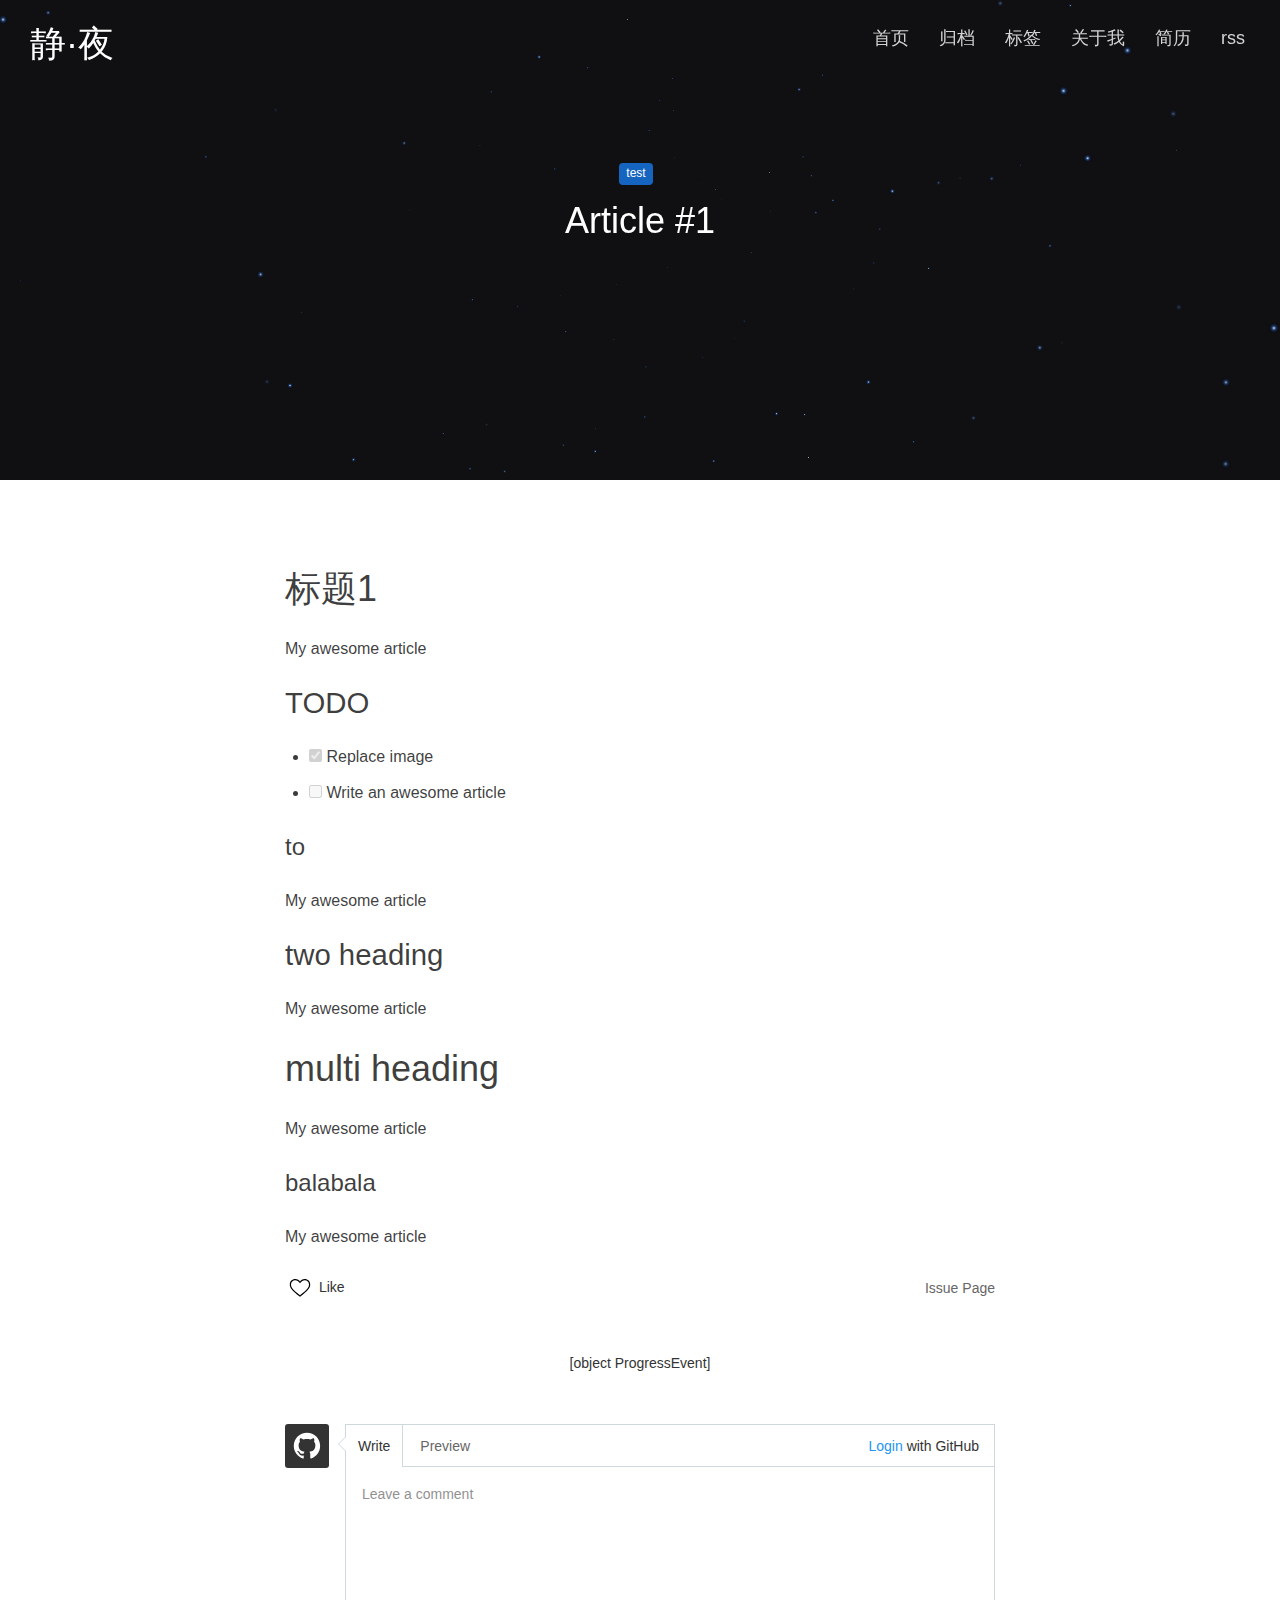
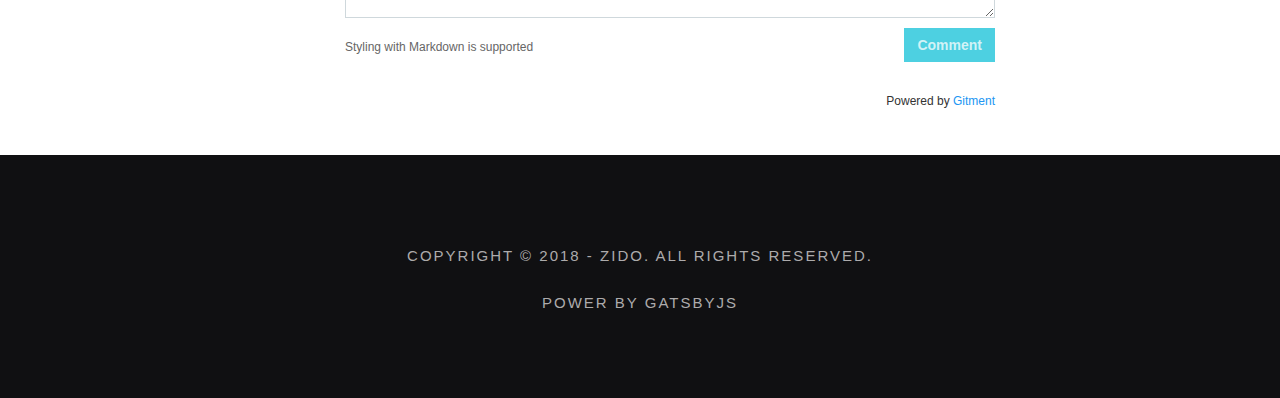
<file: blog/2018-05-02--article-1/index.html>
<!DOCTYPE html><html><head><meta charSet="utf-8"/><meta http-equiv="x-ua-compatible" content="ie=edge"/><meta name="viewport" content="width=device-width, initial-scale=1, shrink-to-fit=no"/><style data-href="/app.a1b116b00310bb14ebcc.css">.Layout-module--root--iEBEl{margin:0;background:#fff;overflow-y:auto;padding:0 0 20px}.Layout-module--header--3m-wz{width:100%;overflow:hidden;background-repeat:no-repeat;background-size:cover;background-position:50%}.Layout-module--header--3m-wz .Layout-module--headerBgContainer--3hYeJ{width:100%;height:100%}.Layout-module--header--3m-wz .Layout-module--headerTitle--J0kvI{color:#fff;position:absolute;top:20px;left:30px;z-index:1000}.Layout-module--header--3m-wz .Layout-module--headerTitle--J0kvI a{text-decoration:none;color:#fff}.Layout-module--banner--1MTCL{position:relative}.ityped-cursor{opacity:1;-webkit-animation:blink .5s infinite;animation:blink .5s infinite;-webkit-animation-direction:alternate;animation-direction:alternate}@keyframes blink{to{opacity:0}}@-webkit-keyframes blink{to{opacity:0}}.person-header{position:absolute;color:#fff;top:160px;left:0;right:0}.person-header .author-inner{width:auto;display:flex;align-items:center;justify-content:center}.person-header .author-inner .avatar{width:80px;height:80px;border-radius:50%}.person-header .inner-bio{text-align:center}html{box-sizing:border-box;-webkit-font-smoothing:antialiased;-moz-osx-font-smoothing:grayscale}*,:after,:before{box-sizing:inherit}body{margin:0;background-color:#101012}@media print{body{background-color:#fff}}.Header-module--header--2E8ew{width:100%;background:#101012;height:480px;overflow:hidden}.Header-module--header--2E8ew .Header-module--headerBgContainer--1gDBj{position:absolute;background-repeat:no-repeat;background-size:cover;background-position:50%;left:0;top:0;opacity:.3;width:100%;margin:0;padding:0;transition:all .3s ease-out}.Header-module--header--2E8ew .Header-module--headerTitle--1SXRu{color:#fff;position:absolute;top:20px;left:30px;z-index:1000}.Header-module--header--2E8ew .Header-module--headerTitle--1SXRu a{text-decoration:none;color:#fff}.Header-module--banner--3gwTk{position:relative}.Menu-module--menu--2mEjv{position:absolute;text-align:right;width:100%;padding:0 20px;top:8px;z-index:4;line-height:60px}.Menu-module--menu--2mEjv>ul{list-style-type:none}.Menu-module--menu--2mEjv>ul:after{content:"";display:block;clear:both}.Menu-module--menu--2mEjv>ul>li{display:inline-block;padding:0;margin:0 15px;font-size:18px;cursor:pointer}.Menu-module--menu--2mEjv>ul>li a{color:#d4d3d3;text-decoration:none;background:transparent}.Menu-module--fixPosition--ns2cM{position:fixed;right:20px;bottom:20px;z-index:1003}@media screen and (max-width:721px){.Menu-module--topPosition--su-FM{visibility:hidden}}.Menu-module--menuBtnContainer--11Iam{width:56px;height:56px;line-height:50px;text-align:center;padding:0;background:#101012;border-radius:50%;cursor:pointer;box-shadow:0 3px 5px -1px rgba(0,0,0,.2),0 6px 10px 0 rgba(0,0,0,.14),0 1px 18px 0 rgba(0,0,0,.12)}.Menu-module--menuBtn--1GD1T{position:relative;width:20px;height:20px;background:transparent;-webkit-tap-highlight-color:transparent;display:inline-block;vertical-align:middle;z-index:1002}.Menu-module--menuBtn--1GD1T div{top:50%;-webkit-transform:translateY(-50%);transform:translateY(-50%);transition:all .15s;opacity:1;position:absolute;width:100%;height:10%;background:#fff}.Menu-module--menuBtn--1GD1T:before{top:0}.Menu-module--menuBtn--1GD1T:after,.Menu-module--menuBtn--1GD1T:before{position:absolute;width:100%;height:10%;background:#fff;transition:all .3s;content:"";display:block}.Menu-module--menuBtn--1GD1T:after{bottom:0}.Menu-module--menuBtn--1GD1T.Menu-module--menuBtnActive--2-9FB:before{top:50%;-webkit-transform:translateY(-50%) rotate(135deg);transform:translateY(-50%) rotate(135deg)}.Menu-module--menuBtn--1GD1T.Menu-module--menuBtnActive--2-9FB:after{bottom:50%;-webkit-transform:translateY(50%) rotate(45deg);transform:translateY(50%) rotate(45deg)}.Menu-module--menuBtn--1GD1T.Menu-module--menuBtnActive--2-9FB div{opacity:0}.Menu-module--menuInner--1Sz4I{position:fixed;width:100%;height:100%;left:0;top:0;z-index:1001;text-align:center;overflow-x:hidden;overflow-y:auto;background:#101012;padding-top:100px}.Menu-module--menuInner--1Sz4I ul li{list-style:none}.Menu-module--menuInner--1Sz4I ul li a{text-decoration:none;display:block;font-size:22px;color:#fff}.Menu-module--menuInner--1Sz4I.Menu-module--menuExited--3ruIb{visibility:hidden}.Menu-module--menuInner--1Sz4I.Menu-module--menuShow--1D6O9{visibility:visible}.Menu-module--menuOpen--1uywN{overflow:hidden;padding-right:15px;height:100%}.Menu-module--htmlMenuOpen--_uHgu{overflow:hidden}.Menu-module--slideOutRight--3JLst{margin-left:100%;transition:margin-left .5s ease-out}@-webkit-keyframes slideInRight{0%{-webkit-transform:translate3d(100%,0,0);transform:translate3d(100%,0,0);visibility:visible}to{-webkit-transform:translateZ(0);transform:translateZ(0)}}@keyframes slideInRight{0%{-webkit-transform:translate3d(100%,0,0);transform:translate3d(100%,0,0);visibility:visible}to{-webkit-transform:translateZ(0);transform:translateZ(0)}}.slideInRight{-webkit-animation-name:slideInRight;animation-name:slideInRight}.post-inner{position:absolute;color:#fff;top:160px;left:0;right:0;text-align:center;width:auto}.post-inner .tags-header-container{width:-webkit-fit-content;width:-moz-fit-content;width:fit-content;margin:auto}.TagsCard-module--tagContainer--3O0Kr{margin-bottom:8px;position:relative}.TagsCard-module--tagContainer--3O0Kr>.TagsCard-module--tag--3Lcdx{background-color:#1565c0;color:#fff;list-style:none;display:inline-block;border-radius:4px;cursor:pointer;white-space:nowrap}.TagsCard-module--tagContainer--3O0Kr>.TagsCard-module--tag--3Lcdx:hover{background:#237bd9}.TagsCard-module--tagContainer--3O0Kr>.TagsCard-module--tag--3Lcdx a{text-decoration:none;color:#fff;padding:0 7px}.TagsCard-module--tagContainer--3O0Kr>.TagsCard-module--tag--3Lcdx.TagsCard-module--large--3ynT1{line-height:26px;height:28px;margin-right:16px;margin-bottom:8px;font-size:20px}.TagsCard-module--tagContainer--3O0Kr>.TagsCard-module--tag--3Lcdx.TagsCard-module--small--27Rlu{line-height:20px;height:22px;margin-right:8px;margin-bottom:4px;font-size:12px}.TagsCard-module--tagContainer--3O0Kr>.TagsCard-module--original--fIptn{position:absolute;background-color:rgba(242,174,67,.25);color:#f2ae43;margin-left:-33px;margin-right:10px;padding:0 6px;font-size:14px;line-height:26px;border-radius:11px}.Footer-module--footer--3yGWB{padding-bottom:60px;padding-top:90px;text-align:center;color:#fff;background:#101012}.Footer-module--footerInner--8mDc1{margin:0 auto;max-width:720px;padding:0 30px;font-size:15px;color:#adabac;letter-spacing:2px;text-transform:uppercase}@-webkit-keyframes fadeInLeft{0%{opacity:0;-webkit-transform:translate3d(-100%,0,0);transform:translate3d(-100%,0,0)}to{opacity:1;-webkit-transform:translateZ(0);transform:translateZ(0)}}@keyframes fadeInLeft{0%{opacity:0;-webkit-transform:translate3d(-100%,0,0);transform:translate3d(-100%,0,0)}to{opacity:1;-webkit-transform:translateZ(0);transform:translateZ(0)}}.fadeInLeft{-webkit-animation-name:fadeInLeft;animation-name:fadeInLeft}@-webkit-keyframes fadeOutRight{0%{opacity:1}to{opacity:0;-webkit-transform:translate3d(100%,0,0);transform:translate3d(100%,0,0)}}@keyframes fadeOutRight{0%{opacity:1}to{opacity:0;-webkit-transform:translate3d(100%,0,0);transform:translate3d(100%,0,0)}}.fadeOutRight{-webkit-animation-name:fadeOutRight;animation-name:fadeOutRight}.duration{-webkit-animation-duration:.5s;animation-duration:.5s}.hide-exit{display:none}</style><style data-href="/11.83ce241d2789105a55c0.css">.gitment-container{font-family:sans-serif;font-size:14px;line-height:1.5;color:#333;word-wrap:break-word}.gitment-container *{box-sizing:border-box}.gitment-container :disabled{cursor:not-allowed}.gitment-container a,.gitment-container a:visited{cursor:pointer;text-decoration:none}.gitment-container a:hover{text-decoration:underline}.gitment-container .gitment-hidden{display:none}.gitment-container .gitment-spinner-icon{fill:#333;-webkit-animation:gitment-spin 1s steps(12) infinite;animation:gitment-spin 1s steps(12) infinite}@-webkit-keyframes gitment-spin{to{-webkit-transform:rotate(1turn);transform:rotate(1turn)}}@keyframes gitment-spin{to{-webkit-transform:rotate(1turn);transform:rotate(1turn)}}.gitment-header-container,.gitment-root-container{margin:19px 0}.gitment-comment-like-btn,.gitment-header-like-btn{cursor:pointer}.gitment-comment-like-btn{float:right}.gitment-comment-like-btn.liked{color:#f44336}.gitment-header-like-btn svg{vertical-align:middle;height:30px}.gitment-comment-like-btn svg{vertical-align:middle;height:20px}.gitment-comment-like-btn.liked svg,.gitment-header-like-btn.liked svg{fill:#f44336}a.gitment-header-issue-link,a.gitment-header-issue-link:visited{float:right;line-height:30px;color:#666}a.gitment-header-issue-link:hover{color:#666}.gitment-comments-empty,.gitment-comments-error,.gitment-comments-loading{text-align:center;margin:50px 0}.gitment-comments-list{list-style:none;padding-left:0;margin:0 0 38px}.gitment-comment,.gitment-editor-container{position:relative;min-height:60px;padding-left:60px;margin:19px 0}.gitment-comment-avatar,.gitment-editor-avatar{float:left;margin-left:-60px}.gitment-comment-avatar,.gitment-comment-avatar-img,.gitment-editor-avatar-img,.gitment-editor-avatar svg{width:44px;height:44px;border-radius:3px}.gitment-editor-avatar .gitment-github-icon{fill:#fff;background-color:#333}.gitment-comment-main,.gitment-editor-main{position:relative;border:1px solid #cfd8dc;border-radius:0}.gitment-comment-main:after,.gitment-comment-main:before,.gitment-editor-main:after,.gitment-editor-main:before{position:absolute;top:11px;left:-16px;display:block;width:0;height:0;pointer-events:none;content:"";border-color:transparent;border-style:solid solid outset}.gitment-comment-main:before,.gitment-editor-main:before{border-width:8px;border-right-color:#cfd8dc}.gitment-comment-main:after,.gitment-editor-main:after{margin-top:1px;margin-left:2px;border-width:7px;border-right-color:#fff}.gitment-comment-header{margin:12px 15px;color:#666;background-color:#fff;border-radius:3px}.gitment-editor-header{padding:0;margin:0;border-bottom:1px solid #cfd8dc}a.gitment-comment-name,a.gitment-comment-name:visited{font-weight:600;color:#666}.gitment-editor-tabs{margin-bottom:-1px;margin-left:-1px}.gitment-editor-tab{display:inline-block;padding:11px 12px;font-size:14px;line-height:20px;color:#666;text-decoration:none;background-color:transparent;border-color:transparent;border-style:solid;border-width:0 1px;border-radius:0;white-space:nowrap;cursor:pointer;-webkit-user-select:none;-moz-user-select:none;-ms-user-select:none;user-select:none;outline:none}.gitment-editor-tab.gitment-selected{color:#333;background-color:#fff;border-color:#cfd8dc}.gitment-editor-login{float:right;margin-top:-30px;margin-right:15px}a.gitment-editor-login-link,a.gitment-editor-login-link:visited,a.gitment-footer-project-link,a.gitment-footer-project-link:visited{color:#2196f3}a.gitment-editor-logout-link,a.gitment-editor-logout-link:visited{color:#666}a.gitment-editor-logout-link:hover{color:#2196f3;text-decoration:none}.gitment-comment-body{position:relative;margin:12px 15px;overflow:hidden;border-radius:3px}.gitment-comment-body-folded{cursor:pointer}.gitment-comment-body-folded:before{content:"";top:0;bottom:50px;background:linear-gradient(180deg,hsla(0,0%,100%,0),hsla(0,0%,100%,.9))}.gitment-comment-body-folded:after,.gitment-comment-body-folded:before{display:block!important;position:absolute;width:100%;left:0;pointer-events:none}.gitment-comment-body-folded:after{content:"Click to Expand"!important;text-align:center;color:#666;height:50px;line-height:50px;bottom:0;background:hsla(0,0%,100%,.9)}.gitment-editor-body{margin:0}.gitment-comment-body>:first-child,.gitment-editor-preview>:first-child{margin-top:0!important}.gitment-comment-body>:last-child,.gitment-editor-preview>:last-child{margin-bottom:0!important}.gitment-editor-body textarea{display:block;width:100%;min-height:150px;max-height:500px;padding:16px;resize:vertical;max-width:100%;margin:0;font-size:14px;line-height:1.6;background-color:#fff;color:#333;vertical-align:middle;border:none;border-radius:0;outline:none;box-shadow:none;overflow:visible}.gitment-editor-body textarea:focus{background-color:#fff}.gitment-editor-preview{min-height:150px;padding:16px;background-color:transparent;width:100%;font-size:14px;line-height:1.5;word-wrap:break-word}.gitment-editor-footer{padding:0;margin-top:10px}.gitment-editor-footer:after{display:table;clear:both;content:""}a.gitment-editor-footer-tip{display:inline-block;padding-top:10px;font-size:12px;color:#666}a.gitment-editor-footer-tip:hover{color:#2196f3;text-decoration:none}.gitment-comments-pagination{list-style:none;text-align:right;border-radius:0;margin:-19px 0 19px}.gitment-comments-page-item{display:inline-block;cursor:pointer;border:1px solid #cfd8dc;margin-left:-1px;padding:.25rem .5rem}.gitment-comments-page-item.gitment-selected,.gitment-comments-page-item:hover{background-color:#f5f5f5}.gitment-comments-init-btn,.gitment-editor-submit{color:#fff;background-color:#00bcd4;position:relative;display:inline-block;padding:7px 13px;font-size:14px;font-weight:600;line-height:20px;white-space:nowrap;vertical-align:middle;cursor:pointer;-webkit-user-select:none;-moz-user-select:none;-ms-user-select:none;user-select:none;background-size:110% 110%;border:none;-webkit-appearance:none;-moz-appearance:none;appearance:none}.gitment-comments-init-btn:hover,.gitment-editor-submit:hover{background-color:#00acc1}.gitment-comments-init-btn:disabled,.gitment-editor-submit:disabled{color:hsla(0,0%,100%,.75);background-color:#4dd0e1;box-shadow:none}.gitment-editor-submit{float:right}.gitment-footer-container{margin-top:30px;margin-bottom:20px;text-align:right;font-size:12px}.gitment-markdown{-ms-text-size-adjust:100%;-webkit-text-size-adjust:100%;color:#333;font-family:-apple-system,BlinkMacSystemFont,Segoe UI,Helvetica,Arial,sans-serif,Apple Color Emoji,Segoe UI Emoji,Segoe UI Symbol;font-size:16px;line-height:1.5;word-wrap:break-word}.gitment-markdown .pl-c{color:#969896}.gitment-markdown .pl-c1,.gitment-markdown .pl-s .pl-v{color:#0086b3}.gitment-markdown .pl-e,.gitment-markdown .pl-en{color:#795da3}.gitment-markdown .pl-s .pl-s1,.gitment-markdown .pl-smi{color:#333}.gitment-markdown .pl-ent{color:#63a35c}.gitment-markdown .pl-k{color:#a71d5d}.gitment-markdown .pl-pds,.gitment-markdown .pl-s,.gitment-markdown .pl-s .pl-pse .pl-s1,.gitment-markdown .pl-sr,.gitment-markdown .pl-sr .pl-cce,.gitment-markdown .pl-sr .pl-sra,.gitment-markdown .pl-sr .pl-sre{color:#183691}.gitment-markdown .pl-smw,.gitment-markdown .pl-v{color:#ed6a43}.gitment-markdown .pl-bu{color:#b52a1d}.gitment-markdown .pl-c2,.gitment-markdown .pl-ii{color:#f8f8f8;background-color:#b52a1d}.gitment-markdown .pl-c2:before{content:"^M"}.gitment-markdown .pl-sr .pl-cce{font-weight:700;color:#63a35c}.gitment-markdown .pl-ml{color:#693a17}.gitment-markdown .pl-mh,.gitment-markdown .pl-mh .pl-en,.gitment-markdown .pl-ms{font-weight:700;color:#1d3e81}.gitment-markdown .pl-mq{color:teal}.gitment-markdown .pl-mi{font-style:italic;color:#333}.gitment-markdown .pl-mb{font-weight:700;color:#333}.gitment-markdown .pl-md{color:#bd2c00;background-color:#ffecec}.gitment-markdown .pl-mi1{color:#55a532;background-color:#eaffea}.gitment-markdown .pl-mc{color:#ef9700;background-color:#ffe3b4}.gitment-markdown .pl-mi2{color:#d8d8d8;background-color:grey}.gitment-markdown .pl-mdr{font-weight:700;color:#795da3}.gitment-markdown .pl-mo{color:#1d3e81}.gitment-markdown .pl-ba{color:#595e62}.gitment-markdown .pl-sg{color:silver}.gitment-markdown .pl-corl{text-decoration:underline;color:#183691}.gitment-markdown .octicon{display:inline-block;vertical-align:text-top;fill:currentColor}.gitment-markdown a{background-color:transparent;-webkit-text-decoration-skip:objects}.gitment-markdown a:active,.gitment-markdown a:hover{outline-width:0}.gitment-markdown strong{font-weight:inherit;font-weight:bolder}.gitment-markdown h1{margin:.67em 0}.gitment-markdown img{border-style:none}.gitment-markdown svg:not(:root){overflow:hidden}.gitment-markdown code,.gitment-markdown kbd,.gitment-markdown pre{font-family:monospace,monospace;font-size:1em}.gitment-markdown hr{box-sizing:content-box;overflow:visible}.gitment-markdown input{font:inherit;margin:0;overflow:visible}.gitment-markdown [type=checkbox]{box-sizing:border-box;padding:0}.gitment-markdown *{box-sizing:border-box}.gitment-markdown input{font-family:inherit;font-size:inherit;line-height:inherit}.gitment-markdown a{color:#0366d6;text-decoration:none}.gitment-markdown a:hover{text-decoration:underline}.gitment-markdown strong{font-weight:600}.gitment-markdown hr{height:0;margin:15px 0;overflow:hidden;background:transparent;border-bottom:1px solid #dfe2e5}.gitment-markdown hr:before{display:table;content:""}.gitment-markdown hr:after{display:table;clear:both;content:""}.gitment-markdown table{border-spacing:0;border-collapse:collapse}.gitment-markdown td,.gitment-markdown th{padding:0}.gitment-markdown h1,.gitment-markdown h2,.gitment-markdown h3,.gitment-markdown h4,.gitment-markdown h5,.gitment-markdown h6{margin-top:0;margin-bottom:0}.gitment-markdown h1{font-size:32px;font-weight:600}.gitment-markdown h2{font-size:24px;font-weight:600}.gitment-markdown h3{font-size:20px;font-weight:600}.gitment-markdown h4{font-size:16px;font-weight:600}.gitment-markdown h5{font-size:14px;font-weight:600}.gitment-markdown h6{font-size:12px;font-weight:600}.gitment-markdown p{margin-top:0;margin-bottom:10px}.gitment-markdown blockquote{margin:0}.gitment-markdown ol,.gitment-markdown ul{padding-left:0;margin-top:0;margin-bottom:0}.gitment-markdown ol ol,.gitment-markdown ul ol{list-style-type:lower-roman}.gitment-markdown ol ol ol,.gitment-markdown ol ul ol,.gitment-markdown ul ol ol,.gitment-markdown ul ul ol{list-style-type:lower-alpha}.gitment-markdown dd{margin-left:0}.gitment-markdown code{font-family:SFMono-Regular,Consolas,Liberation Mono,Menlo,Courier,monospace;font-size:12px}.gitment-markdown pre{margin-top:0;margin-bottom:0;font:12px SFMono-Regular,Consolas,Liberation Mono,Menlo,Courier,monospace}.gitment-markdown .octicon{vertical-align:text-bottom}.gitment-markdown .pl-0{padding-left:0!important}.gitment-markdown .pl-1{padding-left:4px!important}.gitment-markdown .pl-2{padding-left:8px!important}.gitment-markdown .pl-3{padding-left:16px!important}.gitment-markdown .pl-4{padding-left:24px!important}.gitment-markdown .pl-5{padding-left:32px!important}.gitment-markdown .pl-6{padding-left:40px!important}.gitment-markdown:after,.gitment-markdown:before{display:table;content:""}.gitment-markdown:after{clear:both}.gitment-markdown>:first-child{margin-top:0!important}.gitment-markdown>:last-child{margin-bottom:0!important}.gitment-markdown a:not([href]){color:inherit;text-decoration:none}.gitment-markdown .anchor{float:left;padding-right:4px;margin-left:-20px;line-height:1}.gitment-markdown .anchor:focus{outline:none}.gitment-markdown blockquote,.gitment-markdown dl,.gitment-markdown ol,.gitment-markdown p,.gitment-markdown pre,.gitment-markdown table,.gitment-markdown ul{margin-top:0;margin-bottom:16px}.gitment-markdown hr{height:.25em;padding:0;margin:24px 0;background-color:#e1e4e8;border:0}.gitment-markdown blockquote{padding:0 1em;color:#6a737d;border-left:.25em solid #dfe2e5}.gitment-markdown blockquote>:first-child{margin-top:0}.gitment-markdown blockquote>:last-child{margin-bottom:0}.gitment-markdown kbd{font-size:11px;background-color:#fafbfc}.gitment-markdown h1,.gitment-markdown h2,.gitment-markdown h3,.gitment-markdown h4,.gitment-markdown h5,.gitment-markdown h6{margin-top:24px;margin-bottom:16px;font-weight:600;line-height:1.25}.gitment-markdown h1 .octicon-link,.gitment-markdown h2 .octicon-link,.gitment-markdown h3 .octicon-link,.gitment-markdown h4 .octicon-link,.gitment-markdown h5 .octicon-link,.gitment-markdown h6 .octicon-link{color:#1b1f23;vertical-align:middle;visibility:hidden}.gitment-markdown h1:hover .anchor,.gitment-markdown h2:hover .anchor,.gitment-markdown h3:hover .anchor,.gitment-markdown h4:hover .anchor,.gitment-markdown h5:hover .anchor,.gitment-markdown h6:hover .anchor{text-decoration:none}.gitment-markdown h1:hover .anchor .octicon-link,.gitment-markdown h2:hover .anchor .octicon-link,.gitment-markdown h3:hover .anchor .octicon-link,.gitment-markdown h4:hover .anchor .octicon-link,.gitment-markdown h5:hover .anchor .octicon-link,.gitment-markdown h6:hover .anchor .octicon-link{visibility:visible}.gitment-markdown h1{font-size:2em}.gitment-markdown h1,.gitment-markdown h2{padding-bottom:.3em;border-bottom:1px solid #eaecef}.gitment-markdown h2{font-size:1.5em}.gitment-markdown h3{font-size:1.25em}.gitment-markdown h4{font-size:1em}.gitment-markdown h5{font-size:.875em}.gitment-markdown h6{font-size:.85em;color:#6a737d}.gitment-markdown ol,.gitment-markdown ul{padding-left:2em}.gitment-markdown ol ol,.gitment-markdown ol ul,.gitment-markdown ul ol,.gitment-markdown ul ul{margin-top:0;margin-bottom:0}.gitment-markdown li>p{margin-top:16px}.gitment-markdown li+li{margin-top:.25em}.gitment-markdown dl{padding:0}.gitment-markdown dl dt{padding:0;margin-top:16px;font-size:1em;font-style:italic;font-weight:600}.gitment-markdown dl dd{padding:0 16px;margin-bottom:16px}.gitment-markdown table{display:block;width:100%;overflow:auto}.gitment-markdown table th{font-weight:600}.gitment-markdown table td,.gitment-markdown table th{padding:6px 13px;border:1px solid #dfe2e5}.gitment-markdown table tr{background-color:#fff;border-top:1px solid #c6cbd1}.gitment-markdown table tr:nth-child(2n){background-color:#f5f5f5}.gitment-markdown img{max-width:100%;box-sizing:content-box;background-color:#fff}.gitment-markdown code{padding:.2em 0;margin:0;font-size:85%;background-color:rgba(27,31,35,.05);border-radius:0}.gitment-markdown code:after,.gitment-markdown code:before{letter-spacing:-.2em;content:"\A0"}.gitment-markdown pre{word-wrap:normal}.gitment-markdown pre>code{padding:0;margin:0;font-size:100%;word-break:normal;white-space:pre;background:transparent;border:0}.gitment-markdown .highlight{margin-bottom:16px}.gitment-markdown .highlight pre{margin-bottom:0;word-break:normal}.gitment-markdown .highlight pre,.gitment-markdown pre{padding:16px;overflow:auto;font-size:85%;line-height:1.45;background-color:#f5f5f5;border-radius:0}.gitment-markdown pre code{display:inline;max-width:auto;padding:0;margin:0;overflow:visible;line-height:inherit;word-wrap:normal;background-color:transparent;border:0}.gitment-markdown pre code:after,.gitment-markdown pre code:before{content:normal}.gitment-markdown .full-commit .btn-outline:not(:disabled):hover{color:#005cc5;border-color:#005cc5}.gitment-markdown kbd{display:inline-block;padding:3px 5px;font:11px SFMono-Regular,Consolas,Liberation Mono,Menlo,Courier,monospace;line-height:10px;color:#444d56;vertical-align:middle;background-color:#fcfcfc;border:1px solid #c6cbd1;border-bottom-color:#959da5;border-radius:0;box-shadow:inset 0 -1px 0 #959da5}.gitment-markdown :checked+.radio-label{position:relative;z-index:1;border-color:#0366d6}.gitment-markdown .task-list-item{list-style-type:none}.gitment-markdown .task-list-item+.task-list-item{margin-top:3px}.gitment-markdown .task-list-item input{margin:0 .2em .25em -1.6em;vertical-align:middle}.gitment-markdown hr{border-bottom-color:#eee}</style><style data-href="/component---src-templates-blog-post-tsx.bdd996877097e9c10c16.css">.BlogPost-module--post--xDyMn{position:relative}@media screen and (min-width:1240px){.BlogPost-module--rightNav--2zs5z{position:absolute;width:260px;left:720px;margin:auto;top:0}}@media screen and (max-width:1299px){.BlogPost-module--rightNav--2zs5z{display:none}}.mark-nav{border-left:1px solid #eee}.mark-nav a.head-nav-item{display:block;text-decoration:inherit;transition:all .2s}.mark-nav a.head-nav-item.active{color:#007fff;border-left:2px solid #007fff}.mark-nav a.head-nav-item.active,.mark-nav a.head-nav-item:hover{background-color:#f8f8f8}.mark-nav a.nav-item-1{color:#000;font-size:1.2em;padding-left:1em;font-weight:400}.mark-nav a.nav-item-2,.mark-nav a.nav-item-3,.mark-nav a.nav-item-4,.mark-nav a.nav-item-5,.mark-nav a.nav-item-6{color:#333;font-size:1em;padding-left:2em;font-weight:400}.Main-module--mainRoot--2flIs{max-width:720px;margin:80px auto auto;padding:5px}</style><meta name="generator" content="Gatsby 2.0.73"/><style id="typography.js">html{font-family:sans-serif;-ms-text-size-adjust:100%;-webkit-text-size-adjust:100%}body{margin:0}article,aside,details,figcaption,figure,footer,header,main,menu,nav,section,summary{display:block}audio,canvas,progress,video{display:inline-block}audio:not([controls]){display:none;height:0}progress{vertical-align:baseline}[hidden],template{display:none}a{background-color:transparent;-webkit-text-decoration-skip:objects}a:active,a:hover{outline-width:0}abbr[title]{border-bottom:none;text-decoration:underline;text-decoration:underline dotted}b,strong{font-weight:inherit;font-weight:bolder}dfn{font-style:italic}h1{font-size:2em;margin:.67em 0}mark{background-color:#ff0;color:#000}small{font-size:80%}sub,sup{font-size:75%;line-height:0;position:relative;vertical-align:baseline}sub{bottom:-.25em}sup{top:-.5em}img{border-style:none}svg:not(:root){overflow:hidden}code,kbd,pre,samp{font-family:monospace,monospace;font-size:1em}figure{margin:1em 40px}hr{box-sizing:content-box;height:0;overflow:visible}button,input,optgroup,select,textarea{font:inherit;margin:0}optgroup{font-weight:700}button,input{overflow:visible}button,select{text-transform:none}[type=reset],[type=submit],button,html [type=button]{-webkit-appearance:button}[type=button]::-moz-focus-inner,[type=reset]::-moz-focus-inner,[type=submit]::-moz-focus-inner,button::-moz-focus-inner{border-style:none;padding:0}[type=button]:-moz-focusring,[type=reset]:-moz-focusring,[type=submit]:-moz-focusring,button:-moz-focusring{outline:1px dotted ButtonText}fieldset{border:1px solid silver;margin:0 2px;padding:.35em .625em .75em}legend{box-sizing:border-box;color:inherit;display:table;max-width:100%;padding:0;white-space:normal}textarea{overflow:auto}[type=checkbox],[type=radio]{box-sizing:border-box;padding:0}[type=number]::-webkit-inner-spin-button,[type=number]::-webkit-outer-spin-button{height:auto}[type=search]{-webkit-appearance:textfield;outline-offset:-2px}[type=search]::-webkit-search-cancel-button,[type=search]::-webkit-search-decoration{-webkit-appearance:none}::-webkit-input-placeholder{color:inherit;opacity:.54}::-webkit-file-upload-button{-webkit-appearance:button;font:inherit}html{font:100%/1.5 -apple-system,'BlinkMacSystemFont','Segoe UI','Roboto','Oxygen','Ubuntu','Cantarell','Fira Sans','Droid Sans','Helvetica Neue',sans-serif;box-sizing:border-box;overflow-y:scroll;}*{box-sizing:inherit;}*:before{box-sizing:inherit;}*:after{box-sizing:inherit;}body{color:hsla(204,12.449720506%,0%,0.77);font-family:-apple-system,'BlinkMacSystemFont','Segoe UI','Roboto','Oxygen','Ubuntu','Cantarell','Fira Sans','Droid Sans','Helvetica Neue',sans-serif;font-weight:400;word-wrap:break-word;font-kerning:normal;-moz-font-feature-settings:"kern", "liga", "clig", "calt";-ms-font-feature-settings:"kern", "liga", "clig", "calt";-webkit-font-feature-settings:"kern", "liga", "clig", "calt";font-feature-settings:"kern", "liga", "clig", "calt";}img{max-width:100%;margin-left:0;margin-right:0;margin-top:0;padding-bottom:0;padding-left:0;padding-right:0;padding-top:0;margin-bottom:1.5rem;}h1{margin-left:0;margin-right:0;margin-top:0;padding-bottom:0;padding-left:0;padding-right:0;padding-top:0;margin-bottom:1.5rem;color:inherit;font-family:-apple-system,'BlinkMacSystemFont','Segoe UI','Roboto','Oxygen','Ubuntu','Cantarell','Fira Sans','Droid Sans','Helvetica Neue',sans-serif;font-weight:500;text-rendering:optimizeLegibility;font-size:2.25rem;line-height:3rem;}h2{margin-left:0;margin-right:0;margin-top:0;padding-bottom:0;padding-left:0;padding-right:0;padding-top:0;margin-bottom:1.5rem;color:inherit;font-family:-apple-system,'BlinkMacSystemFont','Segoe UI','Roboto','Oxygen','Ubuntu','Cantarell','Fira Sans','Droid Sans','Helvetica Neue',sans-serif;font-weight:500;text-rendering:optimizeLegibility;font-size:1.83712rem;line-height:2.25rem;}h3{margin-left:0;margin-right:0;margin-top:0;padding-bottom:0;padding-left:0;padding-right:0;padding-top:0;margin-bottom:1.5rem;color:inherit;font-family:-apple-system,'BlinkMacSystemFont','Segoe UI','Roboto','Oxygen','Ubuntu','Cantarell','Fira Sans','Droid Sans','Helvetica Neue',sans-serif;font-weight:500;text-rendering:optimizeLegibility;font-size:1.5rem;line-height:2.25rem;}h4{margin-left:0;margin-right:0;margin-top:0;padding-bottom:0;padding-left:0;padding-right:0;padding-top:0;margin-bottom:1.5rem;color:inherit;font-family:-apple-system,'BlinkMacSystemFont','Segoe UI','Roboto','Oxygen','Ubuntu','Cantarell','Fira Sans','Droid Sans','Helvetica Neue',sans-serif;font-weight:500;text-rendering:optimizeLegibility;font-size:1.14471rem;line-height:1.5rem;}h5{margin-left:0;margin-right:0;margin-top:0;padding-bottom:0;padding-left:0;padding-right:0;padding-top:0;margin-bottom:1.5rem;color:inherit;font-family:-apple-system,'BlinkMacSystemFont','Segoe UI','Roboto','Oxygen','Ubuntu','Cantarell','Fira Sans','Droid Sans','Helvetica Neue',sans-serif;font-weight:500;text-rendering:optimizeLegibility;font-size:0.87358rem;line-height:1.5rem;}h6{margin-left:0;margin-right:0;margin-top:0;padding-bottom:0;padding-left:0;padding-right:0;padding-top:0;margin-bottom:1.5rem;color:inherit;font-family:-apple-system,'BlinkMacSystemFont','Segoe UI','Roboto','Oxygen','Ubuntu','Cantarell','Fira Sans','Droid Sans','Helvetica Neue',sans-serif;font-weight:500;text-rendering:optimizeLegibility;font-size:0.76314rem;line-height:1.5rem;}hgroup{margin-left:0;margin-right:0;margin-top:0;padding-bottom:0;padding-left:0;padding-right:0;padding-top:0;margin-bottom:1.5rem;}ul{margin-left:1.5rem;margin-right:0;margin-top:0;padding-bottom:0;padding-left:0;padding-right:0;padding-top:0;margin-bottom:1.5rem;list-style-position:outside;list-style-image:none;}ol{margin-left:1.5rem;margin-right:0;margin-top:0;padding-bottom:0;padding-left:0;padding-right:0;padding-top:0;margin-bottom:1.5rem;list-style-position:outside;list-style-image:none;}dl{margin-left:0;margin-right:0;margin-top:0;padding-bottom:0;padding-left:0;padding-right:0;padding-top:0;margin-bottom:1.5rem;}dd{margin-left:0;margin-right:0;margin-top:0;padding-bottom:0;padding-left:0;padding-right:0;padding-top:0;margin-bottom:1.5rem;}p{margin-left:0;margin-right:0;margin-top:0;padding-bottom:0;padding-left:0;padding-right:0;padding-top:0;margin-bottom:1.5rem;}figure{margin-left:0;margin-right:0;margin-top:0;padding-bottom:0;padding-left:0;padding-right:0;padding-top:0;margin-bottom:1.5rem;}pre{margin-left:0;margin-right:0;margin-top:0;padding-bottom:0;padding-left:0;padding-right:0;padding-top:0;margin-bottom:1.5rem;font-size:0.85rem;line-height:1.5rem;}table{margin-left:0;margin-right:0;margin-top:0;padding-bottom:0;padding-left:0;padding-right:0;padding-top:0;margin-bottom:1.5rem;font-size:1rem;line-height:1.5rem;border-collapse:collapse;width:100%;}fieldset{margin-left:0;margin-right:0;margin-top:0;padding-bottom:0;padding-left:0;padding-right:0;padding-top:0;margin-bottom:1.5rem;}blockquote{margin-left:1.5rem;margin-right:1.5rem;margin-top:0;padding-bottom:0.5rem;padding-left:1rem;padding-right:1rem;padding-top:0.5rem;margin-bottom:1.5rem;font-size:1.22474rem;line-height:1.5rem;border-left:0.25rem solid #eceeef;}form{margin-left:0;margin-right:0;margin-top:0;padding-bottom:0;padding-left:0;padding-right:0;padding-top:0;margin-bottom:1.5rem;}noscript{margin-left:0;margin-right:0;margin-top:0;padding-bottom:0;padding-left:0;padding-right:0;padding-top:0;margin-bottom:1.5rem;}iframe{margin-left:0;margin-right:0;margin-top:0;padding-bottom:0;padding-left:0;padding-right:0;padding-top:0;margin-bottom:1.5rem;}hr{margin-left:0;margin-right:0;margin-top:0;padding-bottom:0;padding-left:0;padding-right:0;padding-top:0;margin-bottom:calc(1.5rem - 1px);background:hsla(0,0%,0%,0.2);border:none;height:1px;}address{margin-left:0;margin-right:0;margin-top:0;padding-bottom:0;padding-left:0;padding-right:0;padding-top:0;margin-bottom:1.5rem;}b{font-weight:bold;}strong{font-weight:bold;}dt{font-weight:bold;}th{font-weight:bold;}li{margin-bottom:calc(1.5rem / 2);}ol li{padding-left:0;}ul li{padding-left:0;}li > ol{margin-left:1.5rem;margin-bottom:calc(1.5rem / 2);margin-top:calc(1.5rem / 2);}li > ul{margin-left:1.5rem;margin-bottom:calc(1.5rem / 2);margin-top:calc(1.5rem / 2);}blockquote *:last-child{margin-bottom:0;}li *:last-child{margin-bottom:0;}p *:last-child{margin-bottom:0;}li > p{margin-bottom:calc(1.5rem / 2);}code{font-size:0.85rem;line-height:1.5rem;}kbd{font-size:0.85rem;line-height:1.5rem;}samp{font-size:0.85rem;line-height:1.5rem;}abbr{border-bottom:1px dotted hsla(0,0%,0%,0.5);cursor:help;}acronym{border-bottom:1px dotted hsla(0,0%,0%,0.5);cursor:help;}abbr[title]{border-bottom:1px dotted hsla(0,0%,0%,0.5);cursor:help;text-decoration:none;}thead{text-align:left;}td,th{text-align:left;border-bottom:1px solid hsla(0,0%,0%,0.12);font-feature-settings:"tnum";-moz-font-feature-settings:"tnum";-ms-font-feature-settings:"tnum";-webkit-font-feature-settings:"tnum";padding-left:1rem;padding-right:1rem;padding-top:0.75rem;padding-bottom:calc(0.75rem - 1px);}th:first-child,td:first-child{padding-left:0;}th:last-child,td:last-child{padding-right:0;}blockquote > :last-child{margin-bottom:0;}blockquote cite{font-size:1rem;line-height:1.5rem;color:hsla(204,5.275997423999999%,0%,0.46);font-weight:400;font-style:normal;}</style><link rel="shortcut icon" href="/icons/icon-48x48.png"/><link rel="manifest" href="/manifest.webmanifest"/><meta name="theme-color" content="#101012"/><style type="text/css">
    .anchor {
      float: left;
      padding-right: 4px;
      margin-left: -20px;
    }
    h1 .anchor svg,
    h2 .anchor svg,
    h3 .anchor svg,
    h4 .anchor svg,
    h5 .anchor svg,
    h6 .anchor svg {
      visibility: hidden;
    }
    h1:hover .anchor svg,
    h2:hover .anchor svg,
    h3:hover .anchor svg,
    h4:hover .anchor svg,
    h5:hover .anchor svg,
    h6:hover .anchor svg,
    h1 .anchor:focus svg,
    h2 .anchor:focus svg,
    h3 .anchor:focus svg,
    h4 .anchor:focus svg,
    h5 .anchor:focus svg,
    h6 .anchor:focus svg {
      visibility: visible;
    }
  </style><script>
    function getElementTop(el) {
      var actualTop = el.offsetTop
    
      var current = el.offsetParent
    
      while (current !== null) {
        actualTop += current.offsetTop
    
        current = current.offsetParent
      }
    
      return actualTop
    }
    
    document.addEventListener("DOMContentLoaded", function(event) {
      var hash = window.decodeURI(location.hash.replace('#', ''))
      if (hash !== '') {
        var element = document.querySelector('[data-id=' + hash + ']')
        if (element) {
          var offset = getElementTop(element)
          // Wait for the browser to finish rendering before scrolling.
          setTimeout((function() {
            window.scrollTo(0, offset)
          }), 0)
        }
      }
    })
  </script><link rel="alternate" type="application/rss+xml" href="/rss.xml"/><link as="script" rel="preload" href="/11-b35db95783581bece182.js"/><link as="script" rel="preload" href="/component---src-templates-blog-post-tsx-c01b315eae86fb5ddb43.js"/><link as="script" rel="preload" href="/app-541d34aa99744482cb09.js"/><link as="script" rel="preload" href="/webpack-runtime-031bf793ef1a05be1ce2.js"/><link as="fetch" rel="preload" href="/static/d/193/path---blog-2018-05-02-article-1-dae-8b6-kEi2vLmiWROnKt6NRO8iQyw.json" crossOrigin="use-credentials"/></head><body><div id="___gatsby"><div style="outline:none" tabindex="-1" role="group"><div><div class="Layout-module--root--iEBEl"><header class="Header-module--header--2E8ew"><nav class="Menu-module--menu--2mEjv"><ul class="Menu-module--topPosition--su-FM"><li><a href="/">首页</a></li><li><a href="/archives/">归档</a></li><li><a href="/tags/">标签</a></li><li><a href="/about">关于我</a></li><li><a href="http://resume.zido.site" target="_blank">简历</a></li><li><a href="/rss.xml" target="_blank">rss</a></li></ul><div class="Menu-module--fixPosition--ns2cM"><div class="Menu-module--menuBtnContainer--11Iam"><div class="Menu-module--menuBtn--1GD1T"><div></div></div></div></div></nav><h1 class="Header-module--headerTitle--1SXRu"><a href="/">静·夜</a></h1><div class="Header-module--banner--3gwTk"><canvas width="0" height="480"></canvas><div class="Header-module--headerBgContainer--1gDBj"></div><div id="main-header"></div><div class="post-inner"><div class="tags-header-container"><div class="TagsCard-module--tagContainer--3O0Kr"></div></div><h1>关于我</h1></div></div></header><div><div><div style="position:relative"><main class="Main-module--mainRoot--2flIs"><div class="BlogPost-module--post--xDyMn"><div><h1 data-id="标题1"><a href="#%E6%A0%87%E9%A2%981" aria-hidden class="anchor"><svg aria-hidden="true" height="16" version="1.1" viewBox="0 0 16 16" width="16"><path fill-rule="evenodd" d="M4 9h1v1H4c-1.5 0-3-1.69-3-3.5S2.55 3 4 3h4c1.45 0 3 1.69 3 3.5 0 1.41-.91 2.72-2 3.25V8.59c.58-.45 1-1.27 1-2.09C10 5.22 8.98 4 8 4H4c-.98 0-2 1.22-2 2.5S3 9 4 9zm9-3h-1v1h1c1 0 2 1.22 2 2.5S13.98 12 13 12H9c-.98 0-2-1.22-2-2.5 0-.83.42-1.64 1-2.09V6.25c-1.09.53-2 1.84-2 3.25C6 11.31 7.55 13 9 13h4c1.45 0 3-1.69 3-3.5S14.5 6 13 6z"></path></svg></a>标题1</h1>
<p>My awesome article</p>
<h2 data-id="todo"><a href="#todo" aria-hidden class="anchor"><svg aria-hidden="true" height="16" version="1.1" viewBox="0 0 16 16" width="16"><path fill-rule="evenodd" d="M4 9h1v1H4c-1.5 0-3-1.69-3-3.5S2.55 3 4 3h4c1.45 0 3 1.69 3 3.5 0 1.41-.91 2.72-2 3.25V8.59c.58-.45 1-1.27 1-2.09C10 5.22 8.98 4 8 4H4c-.98 0-2 1.22-2 2.5S3 9 4 9zm9-3h-1v1h1c1 0 2 1.22 2 2.5S13.98 12 13 12H9c-.98 0-2-1.22-2-2.5 0-.83.42-1.64 1-2.09V6.25c-1.09.53-2 1.84-2 3.25C6 11.31 7.55 13 9 13h4c1.45 0 3-1.69 3-3.5S14.5 6 13 6z"></path></svg></a>TODO</h2>
<ul>
<li class="task-list-item"><input type="checkbox" checked disabled> Replace image</li>
<li class="task-list-item"><input type="checkbox" disabled> Write an awesome article</li>
</ul>
<h3 data-id="to"><a href="#to" aria-hidden class="anchor"><svg aria-hidden="true" height="16" version="1.1" viewBox="0 0 16 16" width="16"><path fill-rule="evenodd" d="M4 9h1v1H4c-1.5 0-3-1.69-3-3.5S2.55 3 4 3h4c1.45 0 3 1.69 3 3.5 0 1.41-.91 2.72-2 3.25V8.59c.58-.45 1-1.27 1-2.09C10 5.22 8.98 4 8 4H4c-.98 0-2 1.22-2 2.5S3 9 4 9zm9-3h-1v1h1c1 0 2 1.22 2 2.5S13.98 12 13 12H9c-.98 0-2-1.22-2-2.5 0-.83.42-1.64 1-2.09V6.25c-1.09.53-2 1.84-2 3.25C6 11.31 7.55 13 9 13h4c1.45 0 3-1.69 3-3.5S14.5 6 13 6z"></path></svg></a>to</h3>
<p>My awesome article</p>
<h2 data-id="two-heading"><a href="#two-heading" aria-hidden class="anchor"><svg aria-hidden="true" height="16" version="1.1" viewBox="0 0 16 16" width="16"><path fill-rule="evenodd" d="M4 9h1v1H4c-1.5 0-3-1.69-3-3.5S2.55 3 4 3h4c1.45 0 3 1.69 3 3.5 0 1.41-.91 2.72-2 3.25V8.59c.58-.45 1-1.27 1-2.09C10 5.22 8.98 4 8 4H4c-.98 0-2 1.22-2 2.5S3 9 4 9zm9-3h-1v1h1c1 0 2 1.22 2 2.5S13.98 12 13 12H9c-.98 0-2-1.22-2-2.5 0-.83.42-1.64 1-2.09V6.25c-1.09.53-2 1.84-2 3.25C6 11.31 7.55 13 9 13h4c1.45 0 3-1.69 3-3.5S14.5 6 13 6z"></path></svg></a>two heading</h2>
<p>My awesome article</p>
<h1 data-id="multi-heading"><a href="#multi-heading" aria-hidden class="anchor"><svg aria-hidden="true" height="16" version="1.1" viewBox="0 0 16 16" width="16"><path fill-rule="evenodd" d="M4 9h1v1H4c-1.5 0-3-1.69-3-3.5S2.55 3 4 3h4c1.45 0 3 1.69 3 3.5 0 1.41-.91 2.72-2 3.25V8.59c.58-.45 1-1.27 1-2.09C10 5.22 8.98 4 8 4H4c-.98 0-2 1.22-2 2.5S3 9 4 9zm9-3h-1v1h1c1 0 2 1.22 2 2.5S13.98 12 13 12H9c-.98 0-2-1.22-2-2.5 0-.83.42-1.64 1-2.09V6.25c-1.09.53-2 1.84-2 3.25C6 11.31 7.55 13 9 13h4c1.45 0 3-1.69 3-3.5S14.5 6 13 6z"></path></svg></a>multi heading</h1>
<p>My awesome article</p>
<h3 data-id="balabala"><a href="#balabala" aria-hidden class="anchor"><svg aria-hidden="true" height="16" version="1.1" viewBox="0 0 16 16" width="16"><path fill-rule="evenodd" d="M4 9h1v1H4c-1.5 0-3-1.69-3-3.5S2.55 3 4 3h4c1.45 0 3 1.69 3 3.5 0 1.41-.91 2.72-2 3.25V8.59c.58-.45 1-1.27 1-2.09C10 5.22 8.98 4 8 4H4c-.98 0-2 1.22-2 2.5S3 9 4 9zm9-3h-1v1h1c1 0 2 1.22 2 2.5S13.98 12 13 12H9c-.98 0-2-1.22-2-2.5 0-.83.42-1.64 1-2.09V6.25c-1.09.53-2 1.84-2 3.25C6 11.31 7.55 13 9 13h4c1.45 0 3-1.69 3-3.5S14.5 6 13 6z"></path></svg></a>balabala</h3>
<p>My awesome article</p></div><div class="BlogPost-module--rightNav--2zs5z"><div><div class="curly-affix" style="position:static"><div class="mark-nav"></div></div></div></div><div id="comment-container"></div></div></main></div></div></div></div><footer class="Footer-module--footer--3yGWB"><div class="Footer-module--footerInner--8mDc1" data-reactid="130"><p>Copyright © 2018 - <!-- -->zido<!-- -->. All Rights Reserved. </p><p>power by GatsbyJs</p></div></footer></div></div></div><script>
  
  
  if(true) {
    (function(i,s,o,g,r,a,m){i['GoogleAnalyticsObject']=r;i[r]=i[r]||function(){
    (i[r].q=i[r].q||[]).push(arguments)},i[r].l=1*new Date();a=s.createElement(o),
    m=s.getElementsByTagName(o)[0];a.async=1;a.src=g;m.parentNode.insertBefore(a,m)
    })(window,document,'script','https://www.google-analytics.com/analytics.js','ga');
  }
  if (typeof ga === "function") {
    ga('create', 'UA-120357572-1', 'auto', {});
      
      }
      </script><script id="gatsby-script-loader">/*<![CDATA[*/window.page={"componentChunkName":"component---src-templates-blog-post-tsx","jsonName":"blog-2018-05-02-article-1-dae","path":"/blog/2018-05-02--article-1/"};window.dataPath="193/path---blog-2018-05-02-article-1-dae-8b6-kEi2vLmiWROnKt6NRO8iQyw";/*]]>*/</script><script id="gatsby-chunk-mapping">/*<![CDATA[*/window.___chunkMapping={"app":["/app.a1b116b00310bb14ebcc.css","/app-541d34aa99744482cb09.js"],"component---node-modules-gatsby-plugin-offline-app-shell-js":["/component---node-modules-gatsby-plugin-offline-app-shell-js-2f04a4922b835d4bf736.js"],"component---src-templates-blog-post-tsx":["/component---src-templates-blog-post-tsx.bdd996877097e9c10c16.css","/component---src-templates-blog-post-tsx-c01b315eae86fb5ddb43.js"],"component---src-templates-tag-page-tsx":["/component---src-templates-tag-page-tsx.7eaa4b89155f2a5f38e0.css","/component---src-templates-tag-page-tsx-e496f37ab9cfe099b36c.js"],"component---src-templates-blog-page-tsx":["/component---src-templates-blog-page-tsx.7eaa4b89155f2a5f38e0.css","/component---src-templates-blog-page-tsx-a9b492d0b4873cfabe8a.js"],"component---src-templates-blog-archives-tsx":["/component---src-templates-blog-archives-tsx.6ef3d45906464fbb9b47.css","/component---src-templates-blog-archives-tsx-f3314fbfb56bd464f80e.js"],"component---src-pages-404-tsx":["/component---src-pages-404-tsx.1c26b140cc34f86d0ceb.css","/component---src-pages-404-tsx-cff8f28fb85208cfb880.js"],"component---src-pages-drafts-tsx":["/component---src-pages-drafts-tsx.7eaa4b89155f2a5f38e0.css","/component---src-pages-drafts-tsx-07434212ce29f0b83047.js"],"component---src-pages-index-tsx":["/component---src-pages-index-tsx.7eaa4b89155f2a5f38e0.css","/component---src-pages-index-tsx-18581e565707bdd4d9ed.js"],"component---src-pages-tags-tsx":["/component---src-pages-tags-tsx.1c26b140cc34f86d0ceb.css","/component---src-pages-tags-tsx-c23670cf91da67a73b23.js"]};/*]]>*/</script><script src="/webpack-runtime-031bf793ef1a05be1ce2.js" async=""></script><script src="/app-541d34aa99744482cb09.js" async=""></script><script src="/component---src-templates-blog-post-tsx-c01b315eae86fb5ddb43.js" async=""></script><script src="/11-b35db95783581bece182.js" async=""></script></body></html>
</file>
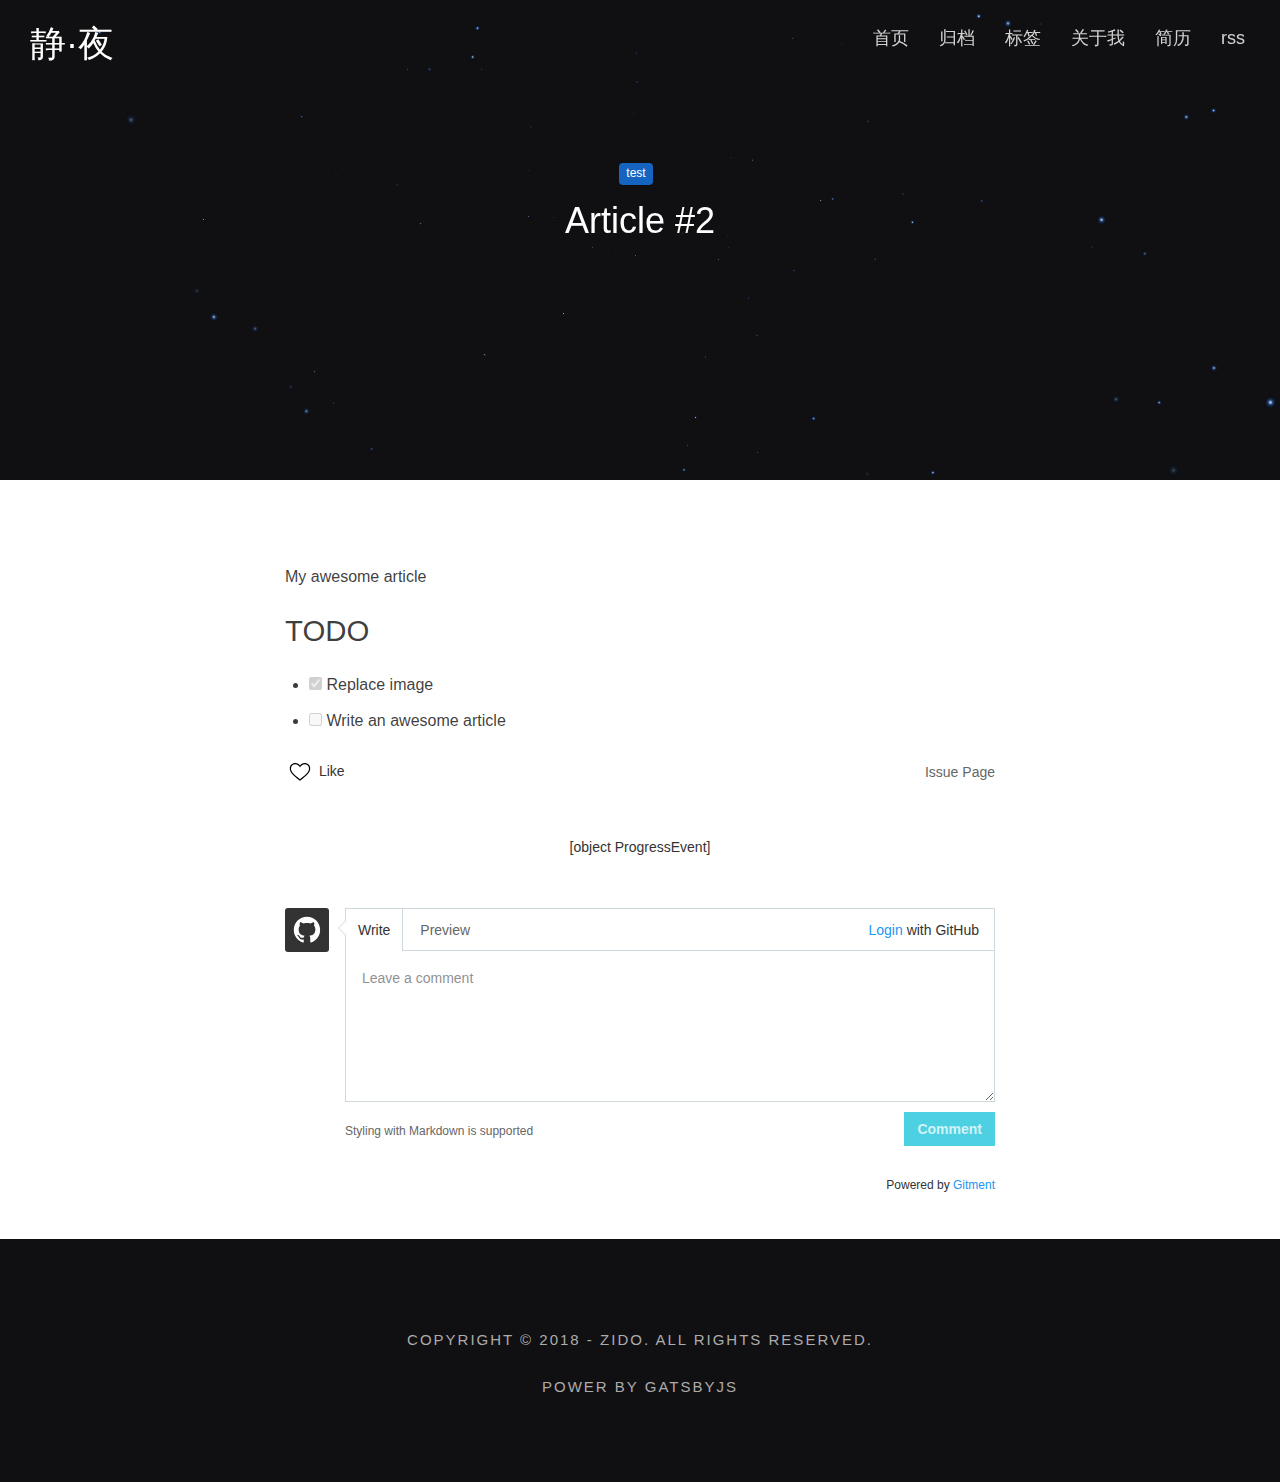
<file: blog/2018-05-02--article-2/index.html>
<!DOCTYPE html><html><head><meta charSet="utf-8"/><meta http-equiv="x-ua-compatible" content="ie=edge"/><meta name="viewport" content="width=device-width, initial-scale=1, shrink-to-fit=no"/><style data-href="/app.a1b116b00310bb14ebcc.css">.Layout-module--root--iEBEl{margin:0;background:#fff;overflow-y:auto;padding:0 0 20px}.Layout-module--header--3m-wz{width:100%;overflow:hidden;background-repeat:no-repeat;background-size:cover;background-position:50%}.Layout-module--header--3m-wz .Layout-module--headerBgContainer--3hYeJ{width:100%;height:100%}.Layout-module--header--3m-wz .Layout-module--headerTitle--J0kvI{color:#fff;position:absolute;top:20px;left:30px;z-index:1000}.Layout-module--header--3m-wz .Layout-module--headerTitle--J0kvI a{text-decoration:none;color:#fff}.Layout-module--banner--1MTCL{position:relative}.ityped-cursor{opacity:1;-webkit-animation:blink .5s infinite;animation:blink .5s infinite;-webkit-animation-direction:alternate;animation-direction:alternate}@keyframes blink{to{opacity:0}}@-webkit-keyframes blink{to{opacity:0}}.person-header{position:absolute;color:#fff;top:160px;left:0;right:0}.person-header .author-inner{width:auto;display:flex;align-items:center;justify-content:center}.person-header .author-inner .avatar{width:80px;height:80px;border-radius:50%}.person-header .inner-bio{text-align:center}html{box-sizing:border-box;-webkit-font-smoothing:antialiased;-moz-osx-font-smoothing:grayscale}*,:after,:before{box-sizing:inherit}body{margin:0;background-color:#101012}@media print{body{background-color:#fff}}.Header-module--header--2E8ew{width:100%;background:#101012;height:480px;overflow:hidden}.Header-module--header--2E8ew .Header-module--headerBgContainer--1gDBj{position:absolute;background-repeat:no-repeat;background-size:cover;background-position:50%;left:0;top:0;opacity:.3;width:100%;margin:0;padding:0;transition:all .3s ease-out}.Header-module--header--2E8ew .Header-module--headerTitle--1SXRu{color:#fff;position:absolute;top:20px;left:30px;z-index:1000}.Header-module--header--2E8ew .Header-module--headerTitle--1SXRu a{text-decoration:none;color:#fff}.Header-module--banner--3gwTk{position:relative}.Menu-module--menu--2mEjv{position:absolute;text-align:right;width:100%;padding:0 20px;top:8px;z-index:4;line-height:60px}.Menu-module--menu--2mEjv>ul{list-style-type:none}.Menu-module--menu--2mEjv>ul:after{content:"";display:block;clear:both}.Menu-module--menu--2mEjv>ul>li{display:inline-block;padding:0;margin:0 15px;font-size:18px;cursor:pointer}.Menu-module--menu--2mEjv>ul>li a{color:#d4d3d3;text-decoration:none;background:transparent}.Menu-module--fixPosition--ns2cM{position:fixed;right:20px;bottom:20px;z-index:1003}@media screen and (max-width:721px){.Menu-module--topPosition--su-FM{visibility:hidden}}.Menu-module--menuBtnContainer--11Iam{width:56px;height:56px;line-height:50px;text-align:center;padding:0;background:#101012;border-radius:50%;cursor:pointer;box-shadow:0 3px 5px -1px rgba(0,0,0,.2),0 6px 10px 0 rgba(0,0,0,.14),0 1px 18px 0 rgba(0,0,0,.12)}.Menu-module--menuBtn--1GD1T{position:relative;width:20px;height:20px;background:transparent;-webkit-tap-highlight-color:transparent;display:inline-block;vertical-align:middle;z-index:1002}.Menu-module--menuBtn--1GD1T div{top:50%;-webkit-transform:translateY(-50%);transform:translateY(-50%);transition:all .15s;opacity:1;position:absolute;width:100%;height:10%;background:#fff}.Menu-module--menuBtn--1GD1T:before{top:0}.Menu-module--menuBtn--1GD1T:after,.Menu-module--menuBtn--1GD1T:before{position:absolute;width:100%;height:10%;background:#fff;transition:all .3s;content:"";display:block}.Menu-module--menuBtn--1GD1T:after{bottom:0}.Menu-module--menuBtn--1GD1T.Menu-module--menuBtnActive--2-9FB:before{top:50%;-webkit-transform:translateY(-50%) rotate(135deg);transform:translateY(-50%) rotate(135deg)}.Menu-module--menuBtn--1GD1T.Menu-module--menuBtnActive--2-9FB:after{bottom:50%;-webkit-transform:translateY(50%) rotate(45deg);transform:translateY(50%) rotate(45deg)}.Menu-module--menuBtn--1GD1T.Menu-module--menuBtnActive--2-9FB div{opacity:0}.Menu-module--menuInner--1Sz4I{position:fixed;width:100%;height:100%;left:0;top:0;z-index:1001;text-align:center;overflow-x:hidden;overflow-y:auto;background:#101012;padding-top:100px}.Menu-module--menuInner--1Sz4I ul li{list-style:none}.Menu-module--menuInner--1Sz4I ul li a{text-decoration:none;display:block;font-size:22px;color:#fff}.Menu-module--menuInner--1Sz4I.Menu-module--menuExited--3ruIb{visibility:hidden}.Menu-module--menuInner--1Sz4I.Menu-module--menuShow--1D6O9{visibility:visible}.Menu-module--menuOpen--1uywN{overflow:hidden;padding-right:15px;height:100%}.Menu-module--htmlMenuOpen--_uHgu{overflow:hidden}.Menu-module--slideOutRight--3JLst{margin-left:100%;transition:margin-left .5s ease-out}@-webkit-keyframes slideInRight{0%{-webkit-transform:translate3d(100%,0,0);transform:translate3d(100%,0,0);visibility:visible}to{-webkit-transform:translateZ(0);transform:translateZ(0)}}@keyframes slideInRight{0%{-webkit-transform:translate3d(100%,0,0);transform:translate3d(100%,0,0);visibility:visible}to{-webkit-transform:translateZ(0);transform:translateZ(0)}}.slideInRight{-webkit-animation-name:slideInRight;animation-name:slideInRight}.post-inner{position:absolute;color:#fff;top:160px;left:0;right:0;text-align:center;width:auto}.post-inner .tags-header-container{width:-webkit-fit-content;width:-moz-fit-content;width:fit-content;margin:auto}.TagsCard-module--tagContainer--3O0Kr{margin-bottom:8px;position:relative}.TagsCard-module--tagContainer--3O0Kr>.TagsCard-module--tag--3Lcdx{background-color:#1565c0;color:#fff;list-style:none;display:inline-block;border-radius:4px;cursor:pointer;white-space:nowrap}.TagsCard-module--tagContainer--3O0Kr>.TagsCard-module--tag--3Lcdx:hover{background:#237bd9}.TagsCard-module--tagContainer--3O0Kr>.TagsCard-module--tag--3Lcdx a{text-decoration:none;color:#fff;padding:0 7px}.TagsCard-module--tagContainer--3O0Kr>.TagsCard-module--tag--3Lcdx.TagsCard-module--large--3ynT1{line-height:26px;height:28px;margin-right:16px;margin-bottom:8px;font-size:20px}.TagsCard-module--tagContainer--3O0Kr>.TagsCard-module--tag--3Lcdx.TagsCard-module--small--27Rlu{line-height:20px;height:22px;margin-right:8px;margin-bottom:4px;font-size:12px}.TagsCard-module--tagContainer--3O0Kr>.TagsCard-module--original--fIptn{position:absolute;background-color:rgba(242,174,67,.25);color:#f2ae43;margin-left:-33px;margin-right:10px;padding:0 6px;font-size:14px;line-height:26px;border-radius:11px}.Footer-module--footer--3yGWB{padding-bottom:60px;padding-top:90px;text-align:center;color:#fff;background:#101012}.Footer-module--footerInner--8mDc1{margin:0 auto;max-width:720px;padding:0 30px;font-size:15px;color:#adabac;letter-spacing:2px;text-transform:uppercase}@-webkit-keyframes fadeInLeft{0%{opacity:0;-webkit-transform:translate3d(-100%,0,0);transform:translate3d(-100%,0,0)}to{opacity:1;-webkit-transform:translateZ(0);transform:translateZ(0)}}@keyframes fadeInLeft{0%{opacity:0;-webkit-transform:translate3d(-100%,0,0);transform:translate3d(-100%,0,0)}to{opacity:1;-webkit-transform:translateZ(0);transform:translateZ(0)}}.fadeInLeft{-webkit-animation-name:fadeInLeft;animation-name:fadeInLeft}@-webkit-keyframes fadeOutRight{0%{opacity:1}to{opacity:0;-webkit-transform:translate3d(100%,0,0);transform:translate3d(100%,0,0)}}@keyframes fadeOutRight{0%{opacity:1}to{opacity:0;-webkit-transform:translate3d(100%,0,0);transform:translate3d(100%,0,0)}}.fadeOutRight{-webkit-animation-name:fadeOutRight;animation-name:fadeOutRight}.duration{-webkit-animation-duration:.5s;animation-duration:.5s}.hide-exit{display:none}</style><style data-href="/11.83ce241d2789105a55c0.css">.gitment-container{font-family:sans-serif;font-size:14px;line-height:1.5;color:#333;word-wrap:break-word}.gitment-container *{box-sizing:border-box}.gitment-container :disabled{cursor:not-allowed}.gitment-container a,.gitment-container a:visited{cursor:pointer;text-decoration:none}.gitment-container a:hover{text-decoration:underline}.gitment-container .gitment-hidden{display:none}.gitment-container .gitment-spinner-icon{fill:#333;-webkit-animation:gitment-spin 1s steps(12) infinite;animation:gitment-spin 1s steps(12) infinite}@-webkit-keyframes gitment-spin{to{-webkit-transform:rotate(1turn);transform:rotate(1turn)}}@keyframes gitment-spin{to{-webkit-transform:rotate(1turn);transform:rotate(1turn)}}.gitment-header-container,.gitment-root-container{margin:19px 0}.gitment-comment-like-btn,.gitment-header-like-btn{cursor:pointer}.gitment-comment-like-btn{float:right}.gitment-comment-like-btn.liked{color:#f44336}.gitment-header-like-btn svg{vertical-align:middle;height:30px}.gitment-comment-like-btn svg{vertical-align:middle;height:20px}.gitment-comment-like-btn.liked svg,.gitment-header-like-btn.liked svg{fill:#f44336}a.gitment-header-issue-link,a.gitment-header-issue-link:visited{float:right;line-height:30px;color:#666}a.gitment-header-issue-link:hover{color:#666}.gitment-comments-empty,.gitment-comments-error,.gitment-comments-loading{text-align:center;margin:50px 0}.gitment-comments-list{list-style:none;padding-left:0;margin:0 0 38px}.gitment-comment,.gitment-editor-container{position:relative;min-height:60px;padding-left:60px;margin:19px 0}.gitment-comment-avatar,.gitment-editor-avatar{float:left;margin-left:-60px}.gitment-comment-avatar,.gitment-comment-avatar-img,.gitment-editor-avatar-img,.gitment-editor-avatar svg{width:44px;height:44px;border-radius:3px}.gitment-editor-avatar .gitment-github-icon{fill:#fff;background-color:#333}.gitment-comment-main,.gitment-editor-main{position:relative;border:1px solid #cfd8dc;border-radius:0}.gitment-comment-main:after,.gitment-comment-main:before,.gitment-editor-main:after,.gitment-editor-main:before{position:absolute;top:11px;left:-16px;display:block;width:0;height:0;pointer-events:none;content:"";border-color:transparent;border-style:solid solid outset}.gitment-comment-main:before,.gitment-editor-main:before{border-width:8px;border-right-color:#cfd8dc}.gitment-comment-main:after,.gitment-editor-main:after{margin-top:1px;margin-left:2px;border-width:7px;border-right-color:#fff}.gitment-comment-header{margin:12px 15px;color:#666;background-color:#fff;border-radius:3px}.gitment-editor-header{padding:0;margin:0;border-bottom:1px solid #cfd8dc}a.gitment-comment-name,a.gitment-comment-name:visited{font-weight:600;color:#666}.gitment-editor-tabs{margin-bottom:-1px;margin-left:-1px}.gitment-editor-tab{display:inline-block;padding:11px 12px;font-size:14px;line-height:20px;color:#666;text-decoration:none;background-color:transparent;border-color:transparent;border-style:solid;border-width:0 1px;border-radius:0;white-space:nowrap;cursor:pointer;-webkit-user-select:none;-moz-user-select:none;-ms-user-select:none;user-select:none;outline:none}.gitment-editor-tab.gitment-selected{color:#333;background-color:#fff;border-color:#cfd8dc}.gitment-editor-login{float:right;margin-top:-30px;margin-right:15px}a.gitment-editor-login-link,a.gitment-editor-login-link:visited,a.gitment-footer-project-link,a.gitment-footer-project-link:visited{color:#2196f3}a.gitment-editor-logout-link,a.gitment-editor-logout-link:visited{color:#666}a.gitment-editor-logout-link:hover{color:#2196f3;text-decoration:none}.gitment-comment-body{position:relative;margin:12px 15px;overflow:hidden;border-radius:3px}.gitment-comment-body-folded{cursor:pointer}.gitment-comment-body-folded:before{content:"";top:0;bottom:50px;background:linear-gradient(180deg,hsla(0,0%,100%,0),hsla(0,0%,100%,.9))}.gitment-comment-body-folded:after,.gitment-comment-body-folded:before{display:block!important;position:absolute;width:100%;left:0;pointer-events:none}.gitment-comment-body-folded:after{content:"Click to Expand"!important;text-align:center;color:#666;height:50px;line-height:50px;bottom:0;background:hsla(0,0%,100%,.9)}.gitment-editor-body{margin:0}.gitment-comment-body>:first-child,.gitment-editor-preview>:first-child{margin-top:0!important}.gitment-comment-body>:last-child,.gitment-editor-preview>:last-child{margin-bottom:0!important}.gitment-editor-body textarea{display:block;width:100%;min-height:150px;max-height:500px;padding:16px;resize:vertical;max-width:100%;margin:0;font-size:14px;line-height:1.6;background-color:#fff;color:#333;vertical-align:middle;border:none;border-radius:0;outline:none;box-shadow:none;overflow:visible}.gitment-editor-body textarea:focus{background-color:#fff}.gitment-editor-preview{min-height:150px;padding:16px;background-color:transparent;width:100%;font-size:14px;line-height:1.5;word-wrap:break-word}.gitment-editor-footer{padding:0;margin-top:10px}.gitment-editor-footer:after{display:table;clear:both;content:""}a.gitment-editor-footer-tip{display:inline-block;padding-top:10px;font-size:12px;color:#666}a.gitment-editor-footer-tip:hover{color:#2196f3;text-decoration:none}.gitment-comments-pagination{list-style:none;text-align:right;border-radius:0;margin:-19px 0 19px}.gitment-comments-page-item{display:inline-block;cursor:pointer;border:1px solid #cfd8dc;margin-left:-1px;padding:.25rem .5rem}.gitment-comments-page-item.gitment-selected,.gitment-comments-page-item:hover{background-color:#f5f5f5}.gitment-comments-init-btn,.gitment-editor-submit{color:#fff;background-color:#00bcd4;position:relative;display:inline-block;padding:7px 13px;font-size:14px;font-weight:600;line-height:20px;white-space:nowrap;vertical-align:middle;cursor:pointer;-webkit-user-select:none;-moz-user-select:none;-ms-user-select:none;user-select:none;background-size:110% 110%;border:none;-webkit-appearance:none;-moz-appearance:none;appearance:none}.gitment-comments-init-btn:hover,.gitment-editor-submit:hover{background-color:#00acc1}.gitment-comments-init-btn:disabled,.gitment-editor-submit:disabled{color:hsla(0,0%,100%,.75);background-color:#4dd0e1;box-shadow:none}.gitment-editor-submit{float:right}.gitment-footer-container{margin-top:30px;margin-bottom:20px;text-align:right;font-size:12px}.gitment-markdown{-ms-text-size-adjust:100%;-webkit-text-size-adjust:100%;color:#333;font-family:-apple-system,BlinkMacSystemFont,Segoe UI,Helvetica,Arial,sans-serif,Apple Color Emoji,Segoe UI Emoji,Segoe UI Symbol;font-size:16px;line-height:1.5;word-wrap:break-word}.gitment-markdown .pl-c{color:#969896}.gitment-markdown .pl-c1,.gitment-markdown .pl-s .pl-v{color:#0086b3}.gitment-markdown .pl-e,.gitment-markdown .pl-en{color:#795da3}.gitment-markdown .pl-s .pl-s1,.gitment-markdown .pl-smi{color:#333}.gitment-markdown .pl-ent{color:#63a35c}.gitment-markdown .pl-k{color:#a71d5d}.gitment-markdown .pl-pds,.gitment-markdown .pl-s,.gitment-markdown .pl-s .pl-pse .pl-s1,.gitment-markdown .pl-sr,.gitment-markdown .pl-sr .pl-cce,.gitment-markdown .pl-sr .pl-sra,.gitment-markdown .pl-sr .pl-sre{color:#183691}.gitment-markdown .pl-smw,.gitment-markdown .pl-v{color:#ed6a43}.gitment-markdown .pl-bu{color:#b52a1d}.gitment-markdown .pl-c2,.gitment-markdown .pl-ii{color:#f8f8f8;background-color:#b52a1d}.gitment-markdown .pl-c2:before{content:"^M"}.gitment-markdown .pl-sr .pl-cce{font-weight:700;color:#63a35c}.gitment-markdown .pl-ml{color:#693a17}.gitment-markdown .pl-mh,.gitment-markdown .pl-mh .pl-en,.gitment-markdown .pl-ms{font-weight:700;color:#1d3e81}.gitment-markdown .pl-mq{color:teal}.gitment-markdown .pl-mi{font-style:italic;color:#333}.gitment-markdown .pl-mb{font-weight:700;color:#333}.gitment-markdown .pl-md{color:#bd2c00;background-color:#ffecec}.gitment-markdown .pl-mi1{color:#55a532;background-color:#eaffea}.gitment-markdown .pl-mc{color:#ef9700;background-color:#ffe3b4}.gitment-markdown .pl-mi2{color:#d8d8d8;background-color:grey}.gitment-markdown .pl-mdr{font-weight:700;color:#795da3}.gitment-markdown .pl-mo{color:#1d3e81}.gitment-markdown .pl-ba{color:#595e62}.gitment-markdown .pl-sg{color:silver}.gitment-markdown .pl-corl{text-decoration:underline;color:#183691}.gitment-markdown .octicon{display:inline-block;vertical-align:text-top;fill:currentColor}.gitment-markdown a{background-color:transparent;-webkit-text-decoration-skip:objects}.gitment-markdown a:active,.gitment-markdown a:hover{outline-width:0}.gitment-markdown strong{font-weight:inherit;font-weight:bolder}.gitment-markdown h1{margin:.67em 0}.gitment-markdown img{border-style:none}.gitment-markdown svg:not(:root){overflow:hidden}.gitment-markdown code,.gitment-markdown kbd,.gitment-markdown pre{font-family:monospace,monospace;font-size:1em}.gitment-markdown hr{box-sizing:content-box;overflow:visible}.gitment-markdown input{font:inherit;margin:0;overflow:visible}.gitment-markdown [type=checkbox]{box-sizing:border-box;padding:0}.gitment-markdown *{box-sizing:border-box}.gitment-markdown input{font-family:inherit;font-size:inherit;line-height:inherit}.gitment-markdown a{color:#0366d6;text-decoration:none}.gitment-markdown a:hover{text-decoration:underline}.gitment-markdown strong{font-weight:600}.gitment-markdown hr{height:0;margin:15px 0;overflow:hidden;background:transparent;border-bottom:1px solid #dfe2e5}.gitment-markdown hr:before{display:table;content:""}.gitment-markdown hr:after{display:table;clear:both;content:""}.gitment-markdown table{border-spacing:0;border-collapse:collapse}.gitment-markdown td,.gitment-markdown th{padding:0}.gitment-markdown h1,.gitment-markdown h2,.gitment-markdown h3,.gitment-markdown h4,.gitment-markdown h5,.gitment-markdown h6{margin-top:0;margin-bottom:0}.gitment-markdown h1{font-size:32px;font-weight:600}.gitment-markdown h2{font-size:24px;font-weight:600}.gitment-markdown h3{font-size:20px;font-weight:600}.gitment-markdown h4{font-size:16px;font-weight:600}.gitment-markdown h5{font-size:14px;font-weight:600}.gitment-markdown h6{font-size:12px;font-weight:600}.gitment-markdown p{margin-top:0;margin-bottom:10px}.gitment-markdown blockquote{margin:0}.gitment-markdown ol,.gitment-markdown ul{padding-left:0;margin-top:0;margin-bottom:0}.gitment-markdown ol ol,.gitment-markdown ul ol{list-style-type:lower-roman}.gitment-markdown ol ol ol,.gitment-markdown ol ul ol,.gitment-markdown ul ol ol,.gitment-markdown ul ul ol{list-style-type:lower-alpha}.gitment-markdown dd{margin-left:0}.gitment-markdown code{font-family:SFMono-Regular,Consolas,Liberation Mono,Menlo,Courier,monospace;font-size:12px}.gitment-markdown pre{margin-top:0;margin-bottom:0;font:12px SFMono-Regular,Consolas,Liberation Mono,Menlo,Courier,monospace}.gitment-markdown .octicon{vertical-align:text-bottom}.gitment-markdown .pl-0{padding-left:0!important}.gitment-markdown .pl-1{padding-left:4px!important}.gitment-markdown .pl-2{padding-left:8px!important}.gitment-markdown .pl-3{padding-left:16px!important}.gitment-markdown .pl-4{padding-left:24px!important}.gitment-markdown .pl-5{padding-left:32px!important}.gitment-markdown .pl-6{padding-left:40px!important}.gitment-markdown:after,.gitment-markdown:before{display:table;content:""}.gitment-markdown:after{clear:both}.gitment-markdown>:first-child{margin-top:0!important}.gitment-markdown>:last-child{margin-bottom:0!important}.gitment-markdown a:not([href]){color:inherit;text-decoration:none}.gitment-markdown .anchor{float:left;padding-right:4px;margin-left:-20px;line-height:1}.gitment-markdown .anchor:focus{outline:none}.gitment-markdown blockquote,.gitment-markdown dl,.gitment-markdown ol,.gitment-markdown p,.gitment-markdown pre,.gitment-markdown table,.gitment-markdown ul{margin-top:0;margin-bottom:16px}.gitment-markdown hr{height:.25em;padding:0;margin:24px 0;background-color:#e1e4e8;border:0}.gitment-markdown blockquote{padding:0 1em;color:#6a737d;border-left:.25em solid #dfe2e5}.gitment-markdown blockquote>:first-child{margin-top:0}.gitment-markdown blockquote>:last-child{margin-bottom:0}.gitment-markdown kbd{font-size:11px;background-color:#fafbfc}.gitment-markdown h1,.gitment-markdown h2,.gitment-markdown h3,.gitment-markdown h4,.gitment-markdown h5,.gitment-markdown h6{margin-top:24px;margin-bottom:16px;font-weight:600;line-height:1.25}.gitment-markdown h1 .octicon-link,.gitment-markdown h2 .octicon-link,.gitment-markdown h3 .octicon-link,.gitment-markdown h4 .octicon-link,.gitment-markdown h5 .octicon-link,.gitment-markdown h6 .octicon-link{color:#1b1f23;vertical-align:middle;visibility:hidden}.gitment-markdown h1:hover .anchor,.gitment-markdown h2:hover .anchor,.gitment-markdown h3:hover .anchor,.gitment-markdown h4:hover .anchor,.gitment-markdown h5:hover .anchor,.gitment-markdown h6:hover .anchor{text-decoration:none}.gitment-markdown h1:hover .anchor .octicon-link,.gitment-markdown h2:hover .anchor .octicon-link,.gitment-markdown h3:hover .anchor .octicon-link,.gitment-markdown h4:hover .anchor .octicon-link,.gitment-markdown h5:hover .anchor .octicon-link,.gitment-markdown h6:hover .anchor .octicon-link{visibility:visible}.gitment-markdown h1{font-size:2em}.gitment-markdown h1,.gitment-markdown h2{padding-bottom:.3em;border-bottom:1px solid #eaecef}.gitment-markdown h2{font-size:1.5em}.gitment-markdown h3{font-size:1.25em}.gitment-markdown h4{font-size:1em}.gitment-markdown h5{font-size:.875em}.gitment-markdown h6{font-size:.85em;color:#6a737d}.gitment-markdown ol,.gitment-markdown ul{padding-left:2em}.gitment-markdown ol ol,.gitment-markdown ol ul,.gitment-markdown ul ol,.gitment-markdown ul ul{margin-top:0;margin-bottom:0}.gitment-markdown li>p{margin-top:16px}.gitment-markdown li+li{margin-top:.25em}.gitment-markdown dl{padding:0}.gitment-markdown dl dt{padding:0;margin-top:16px;font-size:1em;font-style:italic;font-weight:600}.gitment-markdown dl dd{padding:0 16px;margin-bottom:16px}.gitment-markdown table{display:block;width:100%;overflow:auto}.gitment-markdown table th{font-weight:600}.gitment-markdown table td,.gitment-markdown table th{padding:6px 13px;border:1px solid #dfe2e5}.gitment-markdown table tr{background-color:#fff;border-top:1px solid #c6cbd1}.gitment-markdown table tr:nth-child(2n){background-color:#f5f5f5}.gitment-markdown img{max-width:100%;box-sizing:content-box;background-color:#fff}.gitment-markdown code{padding:.2em 0;margin:0;font-size:85%;background-color:rgba(27,31,35,.05);border-radius:0}.gitment-markdown code:after,.gitment-markdown code:before{letter-spacing:-.2em;content:"\A0"}.gitment-markdown pre{word-wrap:normal}.gitment-markdown pre>code{padding:0;margin:0;font-size:100%;word-break:normal;white-space:pre;background:transparent;border:0}.gitment-markdown .highlight{margin-bottom:16px}.gitment-markdown .highlight pre{margin-bottom:0;word-break:normal}.gitment-markdown .highlight pre,.gitment-markdown pre{padding:16px;overflow:auto;font-size:85%;line-height:1.45;background-color:#f5f5f5;border-radius:0}.gitment-markdown pre code{display:inline;max-width:auto;padding:0;margin:0;overflow:visible;line-height:inherit;word-wrap:normal;background-color:transparent;border:0}.gitment-markdown pre code:after,.gitment-markdown pre code:before{content:normal}.gitment-markdown .full-commit .btn-outline:not(:disabled):hover{color:#005cc5;border-color:#005cc5}.gitment-markdown kbd{display:inline-block;padding:3px 5px;font:11px SFMono-Regular,Consolas,Liberation Mono,Menlo,Courier,monospace;line-height:10px;color:#444d56;vertical-align:middle;background-color:#fcfcfc;border:1px solid #c6cbd1;border-bottom-color:#959da5;border-radius:0;box-shadow:inset 0 -1px 0 #959da5}.gitment-markdown :checked+.radio-label{position:relative;z-index:1;border-color:#0366d6}.gitment-markdown .task-list-item{list-style-type:none}.gitment-markdown .task-list-item+.task-list-item{margin-top:3px}.gitment-markdown .task-list-item input{margin:0 .2em .25em -1.6em;vertical-align:middle}.gitment-markdown hr{border-bottom-color:#eee}</style><style data-href="/component---src-templates-blog-post-tsx.bdd996877097e9c10c16.css">.BlogPost-module--post--xDyMn{position:relative}@media screen and (min-width:1240px){.BlogPost-module--rightNav--2zs5z{position:absolute;width:260px;left:720px;margin:auto;top:0}}@media screen and (max-width:1299px){.BlogPost-module--rightNav--2zs5z{display:none}}.mark-nav{border-left:1px solid #eee}.mark-nav a.head-nav-item{display:block;text-decoration:inherit;transition:all .2s}.mark-nav a.head-nav-item.active{color:#007fff;border-left:2px solid #007fff}.mark-nav a.head-nav-item.active,.mark-nav a.head-nav-item:hover{background-color:#f8f8f8}.mark-nav a.nav-item-1{color:#000;font-size:1.2em;padding-left:1em;font-weight:400}.mark-nav a.nav-item-2,.mark-nav a.nav-item-3,.mark-nav a.nav-item-4,.mark-nav a.nav-item-5,.mark-nav a.nav-item-6{color:#333;font-size:1em;padding-left:2em;font-weight:400}.Main-module--mainRoot--2flIs{max-width:720px;margin:80px auto auto;padding:5px}</style><meta name="generator" content="Gatsby 2.0.73"/><style id="typography.js">html{font-family:sans-serif;-ms-text-size-adjust:100%;-webkit-text-size-adjust:100%}body{margin:0}article,aside,details,figcaption,figure,footer,header,main,menu,nav,section,summary{display:block}audio,canvas,progress,video{display:inline-block}audio:not([controls]){display:none;height:0}progress{vertical-align:baseline}[hidden],template{display:none}a{background-color:transparent;-webkit-text-decoration-skip:objects}a:active,a:hover{outline-width:0}abbr[title]{border-bottom:none;text-decoration:underline;text-decoration:underline dotted}b,strong{font-weight:inherit;font-weight:bolder}dfn{font-style:italic}h1{font-size:2em;margin:.67em 0}mark{background-color:#ff0;color:#000}small{font-size:80%}sub,sup{font-size:75%;line-height:0;position:relative;vertical-align:baseline}sub{bottom:-.25em}sup{top:-.5em}img{border-style:none}svg:not(:root){overflow:hidden}code,kbd,pre,samp{font-family:monospace,monospace;font-size:1em}figure{margin:1em 40px}hr{box-sizing:content-box;height:0;overflow:visible}button,input,optgroup,select,textarea{font:inherit;margin:0}optgroup{font-weight:700}button,input{overflow:visible}button,select{text-transform:none}[type=reset],[type=submit],button,html [type=button]{-webkit-appearance:button}[type=button]::-moz-focus-inner,[type=reset]::-moz-focus-inner,[type=submit]::-moz-focus-inner,button::-moz-focus-inner{border-style:none;padding:0}[type=button]:-moz-focusring,[type=reset]:-moz-focusring,[type=submit]:-moz-focusring,button:-moz-focusring{outline:1px dotted ButtonText}fieldset{border:1px solid silver;margin:0 2px;padding:.35em .625em .75em}legend{box-sizing:border-box;color:inherit;display:table;max-width:100%;padding:0;white-space:normal}textarea{overflow:auto}[type=checkbox],[type=radio]{box-sizing:border-box;padding:0}[type=number]::-webkit-inner-spin-button,[type=number]::-webkit-outer-spin-button{height:auto}[type=search]{-webkit-appearance:textfield;outline-offset:-2px}[type=search]::-webkit-search-cancel-button,[type=search]::-webkit-search-decoration{-webkit-appearance:none}::-webkit-input-placeholder{color:inherit;opacity:.54}::-webkit-file-upload-button{-webkit-appearance:button;font:inherit}html{font:100%/1.5 -apple-system,'BlinkMacSystemFont','Segoe UI','Roboto','Oxygen','Ubuntu','Cantarell','Fira Sans','Droid Sans','Helvetica Neue',sans-serif;box-sizing:border-box;overflow-y:scroll;}*{box-sizing:inherit;}*:before{box-sizing:inherit;}*:after{box-sizing:inherit;}body{color:hsla(204,12.449720506%,0%,0.77);font-family:-apple-system,'BlinkMacSystemFont','Segoe UI','Roboto','Oxygen','Ubuntu','Cantarell','Fira Sans','Droid Sans','Helvetica Neue',sans-serif;font-weight:400;word-wrap:break-word;font-kerning:normal;-moz-font-feature-settings:"kern", "liga", "clig", "calt";-ms-font-feature-settings:"kern", "liga", "clig", "calt";-webkit-font-feature-settings:"kern", "liga", "clig", "calt";font-feature-settings:"kern", "liga", "clig", "calt";}img{max-width:100%;margin-left:0;margin-right:0;margin-top:0;padding-bottom:0;padding-left:0;padding-right:0;padding-top:0;margin-bottom:1.5rem;}h1{margin-left:0;margin-right:0;margin-top:0;padding-bottom:0;padding-left:0;padding-right:0;padding-top:0;margin-bottom:1.5rem;color:inherit;font-family:-apple-system,'BlinkMacSystemFont','Segoe UI','Roboto','Oxygen','Ubuntu','Cantarell','Fira Sans','Droid Sans','Helvetica Neue',sans-serif;font-weight:500;text-rendering:optimizeLegibility;font-size:2.25rem;line-height:3rem;}h2{margin-left:0;margin-right:0;margin-top:0;padding-bottom:0;padding-left:0;padding-right:0;padding-top:0;margin-bottom:1.5rem;color:inherit;font-family:-apple-system,'BlinkMacSystemFont','Segoe UI','Roboto','Oxygen','Ubuntu','Cantarell','Fira Sans','Droid Sans','Helvetica Neue',sans-serif;font-weight:500;text-rendering:optimizeLegibility;font-size:1.83712rem;line-height:2.25rem;}h3{margin-left:0;margin-right:0;margin-top:0;padding-bottom:0;padding-left:0;padding-right:0;padding-top:0;margin-bottom:1.5rem;color:inherit;font-family:-apple-system,'BlinkMacSystemFont','Segoe UI','Roboto','Oxygen','Ubuntu','Cantarell','Fira Sans','Droid Sans','Helvetica Neue',sans-serif;font-weight:500;text-rendering:optimizeLegibility;font-size:1.5rem;line-height:2.25rem;}h4{margin-left:0;margin-right:0;margin-top:0;padding-bottom:0;padding-left:0;padding-right:0;padding-top:0;margin-bottom:1.5rem;color:inherit;font-family:-apple-system,'BlinkMacSystemFont','Segoe UI','Roboto','Oxygen','Ubuntu','Cantarell','Fira Sans','Droid Sans','Helvetica Neue',sans-serif;font-weight:500;text-rendering:optimizeLegibility;font-size:1.14471rem;line-height:1.5rem;}h5{margin-left:0;margin-right:0;margin-top:0;padding-bottom:0;padding-left:0;padding-right:0;padding-top:0;margin-bottom:1.5rem;color:inherit;font-family:-apple-system,'BlinkMacSystemFont','Segoe UI','Roboto','Oxygen','Ubuntu','Cantarell','Fira Sans','Droid Sans','Helvetica Neue',sans-serif;font-weight:500;text-rendering:optimizeLegibility;font-size:0.87358rem;line-height:1.5rem;}h6{margin-left:0;margin-right:0;margin-top:0;padding-bottom:0;padding-left:0;padding-right:0;padding-top:0;margin-bottom:1.5rem;color:inherit;font-family:-apple-system,'BlinkMacSystemFont','Segoe UI','Roboto','Oxygen','Ubuntu','Cantarell','Fira Sans','Droid Sans','Helvetica Neue',sans-serif;font-weight:500;text-rendering:optimizeLegibility;font-size:0.76314rem;line-height:1.5rem;}hgroup{margin-left:0;margin-right:0;margin-top:0;padding-bottom:0;padding-left:0;padding-right:0;padding-top:0;margin-bottom:1.5rem;}ul{margin-left:1.5rem;margin-right:0;margin-top:0;padding-bottom:0;padding-left:0;padding-right:0;padding-top:0;margin-bottom:1.5rem;list-style-position:outside;list-style-image:none;}ol{margin-left:1.5rem;margin-right:0;margin-top:0;padding-bottom:0;padding-left:0;padding-right:0;padding-top:0;margin-bottom:1.5rem;list-style-position:outside;list-style-image:none;}dl{margin-left:0;margin-right:0;margin-top:0;padding-bottom:0;padding-left:0;padding-right:0;padding-top:0;margin-bottom:1.5rem;}dd{margin-left:0;margin-right:0;margin-top:0;padding-bottom:0;padding-left:0;padding-right:0;padding-top:0;margin-bottom:1.5rem;}p{margin-left:0;margin-right:0;margin-top:0;padding-bottom:0;padding-left:0;padding-right:0;padding-top:0;margin-bottom:1.5rem;}figure{margin-left:0;margin-right:0;margin-top:0;padding-bottom:0;padding-left:0;padding-right:0;padding-top:0;margin-bottom:1.5rem;}pre{margin-left:0;margin-right:0;margin-top:0;padding-bottom:0;padding-left:0;padding-right:0;padding-top:0;margin-bottom:1.5rem;font-size:0.85rem;line-height:1.5rem;}table{margin-left:0;margin-right:0;margin-top:0;padding-bottom:0;padding-left:0;padding-right:0;padding-top:0;margin-bottom:1.5rem;font-size:1rem;line-height:1.5rem;border-collapse:collapse;width:100%;}fieldset{margin-left:0;margin-right:0;margin-top:0;padding-bottom:0;padding-left:0;padding-right:0;padding-top:0;margin-bottom:1.5rem;}blockquote{margin-left:1.5rem;margin-right:1.5rem;margin-top:0;padding-bottom:0.5rem;padding-left:1rem;padding-right:1rem;padding-top:0.5rem;margin-bottom:1.5rem;font-size:1.22474rem;line-height:1.5rem;border-left:0.25rem solid #eceeef;}form{margin-left:0;margin-right:0;margin-top:0;padding-bottom:0;padding-left:0;padding-right:0;padding-top:0;margin-bottom:1.5rem;}noscript{margin-left:0;margin-right:0;margin-top:0;padding-bottom:0;padding-left:0;padding-right:0;padding-top:0;margin-bottom:1.5rem;}iframe{margin-left:0;margin-right:0;margin-top:0;padding-bottom:0;padding-left:0;padding-right:0;padding-top:0;margin-bottom:1.5rem;}hr{margin-left:0;margin-right:0;margin-top:0;padding-bottom:0;padding-left:0;padding-right:0;padding-top:0;margin-bottom:calc(1.5rem - 1px);background:hsla(0,0%,0%,0.2);border:none;height:1px;}address{margin-left:0;margin-right:0;margin-top:0;padding-bottom:0;padding-left:0;padding-right:0;padding-top:0;margin-bottom:1.5rem;}b{font-weight:bold;}strong{font-weight:bold;}dt{font-weight:bold;}th{font-weight:bold;}li{margin-bottom:calc(1.5rem / 2);}ol li{padding-left:0;}ul li{padding-left:0;}li > ol{margin-left:1.5rem;margin-bottom:calc(1.5rem / 2);margin-top:calc(1.5rem / 2);}li > ul{margin-left:1.5rem;margin-bottom:calc(1.5rem / 2);margin-top:calc(1.5rem / 2);}blockquote *:last-child{margin-bottom:0;}li *:last-child{margin-bottom:0;}p *:last-child{margin-bottom:0;}li > p{margin-bottom:calc(1.5rem / 2);}code{font-size:0.85rem;line-height:1.5rem;}kbd{font-size:0.85rem;line-height:1.5rem;}samp{font-size:0.85rem;line-height:1.5rem;}abbr{border-bottom:1px dotted hsla(0,0%,0%,0.5);cursor:help;}acronym{border-bottom:1px dotted hsla(0,0%,0%,0.5);cursor:help;}abbr[title]{border-bottom:1px dotted hsla(0,0%,0%,0.5);cursor:help;text-decoration:none;}thead{text-align:left;}td,th{text-align:left;border-bottom:1px solid hsla(0,0%,0%,0.12);font-feature-settings:"tnum";-moz-font-feature-settings:"tnum";-ms-font-feature-settings:"tnum";-webkit-font-feature-settings:"tnum";padding-left:1rem;padding-right:1rem;padding-top:0.75rem;padding-bottom:calc(0.75rem - 1px);}th:first-child,td:first-child{padding-left:0;}th:last-child,td:last-child{padding-right:0;}blockquote > :last-child{margin-bottom:0;}blockquote cite{font-size:1rem;line-height:1.5rem;color:hsla(204,5.275997423999999%,0%,0.46);font-weight:400;font-style:normal;}</style><link rel="shortcut icon" href="/icons/icon-48x48.png"/><link rel="manifest" href="/manifest.webmanifest"/><meta name="theme-color" content="#101012"/><style type="text/css">
    .anchor {
      float: left;
      padding-right: 4px;
      margin-left: -20px;
    }
    h1 .anchor svg,
    h2 .anchor svg,
    h3 .anchor svg,
    h4 .anchor svg,
    h5 .anchor svg,
    h6 .anchor svg {
      visibility: hidden;
    }
    h1:hover .anchor svg,
    h2:hover .anchor svg,
    h3:hover .anchor svg,
    h4:hover .anchor svg,
    h5:hover .anchor svg,
    h6:hover .anchor svg,
    h1 .anchor:focus svg,
    h2 .anchor:focus svg,
    h3 .anchor:focus svg,
    h4 .anchor:focus svg,
    h5 .anchor:focus svg,
    h6 .anchor:focus svg {
      visibility: visible;
    }
  </style><script>
    function getElementTop(el) {
      var actualTop = el.offsetTop
    
      var current = el.offsetParent
    
      while (current !== null) {
        actualTop += current.offsetTop
    
        current = current.offsetParent
      }
    
      return actualTop
    }
    
    document.addEventListener("DOMContentLoaded", function(event) {
      var hash = window.decodeURI(location.hash.replace('#', ''))
      if (hash !== '') {
        var element = document.querySelector('[data-id=' + hash + ']')
        if (element) {
          var offset = getElementTop(element)
          // Wait for the browser to finish rendering before scrolling.
          setTimeout((function() {
            window.scrollTo(0, offset)
          }), 0)
        }
      }
    })
  </script><link rel="alternate" type="application/rss+xml" href="/rss.xml"/><link as="script" rel="preload" href="/11-b35db95783581bece182.js"/><link as="script" rel="preload" href="/component---src-templates-blog-post-tsx-c01b315eae86fb5ddb43.js"/><link as="script" rel="preload" href="/app-541d34aa99744482cb09.js"/><link as="script" rel="preload" href="/webpack-runtime-031bf793ef1a05be1ce2.js"/><link as="fetch" rel="preload" href="/static/d/210/path---blog-2018-05-02-article-2-904-4c7-haWZu94jIGnf1ifbzsEE7t40U.json" crossOrigin="use-credentials"/></head><body><div id="___gatsby"><div style="outline:none" tabindex="-1" role="group"><div><div class="Layout-module--root--iEBEl"><header class="Header-module--header--2E8ew"><nav class="Menu-module--menu--2mEjv"><ul class="Menu-module--topPosition--su-FM"><li><a href="/">首页</a></li><li><a href="/archives/">归档</a></li><li><a href="/tags/">标签</a></li><li><a href="/about">关于我</a></li><li><a href="http://resume.zido.site" target="_blank">简历</a></li><li><a href="/rss.xml" target="_blank">rss</a></li></ul><div class="Menu-module--fixPosition--ns2cM"><div class="Menu-module--menuBtnContainer--11Iam"><div class="Menu-module--menuBtn--1GD1T"><div></div></div></div></div></nav><h1 class="Header-module--headerTitle--1SXRu"><a href="/">静·夜</a></h1><div class="Header-module--banner--3gwTk"><canvas width="0" height="480"></canvas><div class="Header-module--headerBgContainer--1gDBj" style="background-image:url(/static/2c5adef16f5b7ec175a482a78ba198b3/78c71/header.jpg)"></div><div id="main-header"></div><div class="post-inner"><div class="tags-header-container"><div class="TagsCard-module--tagContainer--3O0Kr"><span class="TagsCard-module--tag--3Lcdx TagsCard-module--small--27Rlu"><a href="/blog/tag/test/">test</a></span></div></div><h1>Article #1</h1></div></div></header><div><div><div style="position:relative"><main class="Main-module--mainRoot--2flIs"><div class="BlogPost-module--post--xDyMn"><div><p>My awesome article</p>
<h2 data-id="todo"><a href="#todo" aria-hidden class="anchor"><svg aria-hidden="true" height="16" version="1.1" viewBox="0 0 16 16" width="16"><path fill-rule="evenodd" d="M4 9h1v1H4c-1.5 0-3-1.69-3-3.5S2.55 3 4 3h4c1.45 0 3 1.69 3 3.5 0 1.41-.91 2.72-2 3.25V8.59c.58-.45 1-1.27 1-2.09C10 5.22 8.98 4 8 4H4c-.98 0-2 1.22-2 2.5S3 9 4 9zm9-3h-1v1h1c1 0 2 1.22 2 2.5S13.98 12 13 12H9c-.98 0-2-1.22-2-2.5 0-.83.42-1.64 1-2.09V6.25c-1.09.53-2 1.84-2 3.25C6 11.31 7.55 13 9 13h4c1.45 0 3-1.69 3-3.5S14.5 6 13 6z"></path></svg></a>TODO</h2>
<ul>
<li class="task-list-item"><input type="checkbox" checked disabled> Replace image</li>
<li class="task-list-item"><input type="checkbox" disabled> Write an awesome article</li>
</ul></div><div class="BlogPost-module--rightNav--2zs5z"><div><div class="curly-affix" style="position:static"><div class="mark-nav"></div></div></div></div><div id="comment-container"></div></div></main></div></div></div></div><footer class="Footer-module--footer--3yGWB"><div class="Footer-module--footerInner--8mDc1" data-reactid="130"><p>Copyright © 2018 - <!-- -->zido<!-- -->. All Rights Reserved. </p><p>power by GatsbyJs</p></div></footer></div></div></div><script>
  
  
  if(true) {
    (function(i,s,o,g,r,a,m){i['GoogleAnalyticsObject']=r;i[r]=i[r]||function(){
    (i[r].q=i[r].q||[]).push(arguments)},i[r].l=1*new Date();a=s.createElement(o),
    m=s.getElementsByTagName(o)[0];a.async=1;a.src=g;m.parentNode.insertBefore(a,m)
    })(window,document,'script','https://www.google-analytics.com/analytics.js','ga');
  }
  if (typeof ga === "function") {
    ga('create', 'UA-120357572-1', 'auto', {});
      
      }
      </script><script id="gatsby-script-loader">/*<![CDATA[*/window.page={"componentChunkName":"component---src-templates-blog-post-tsx","jsonName":"blog-2018-05-02-article-2-904","path":"/blog/2018-05-02--article-2/"};window.dataPath="210/path---blog-2018-05-02-article-2-904-4c7-haWZu94jIGnf1ifbzsEE7t40U";/*]]>*/</script><script id="gatsby-chunk-mapping">/*<![CDATA[*/window.___chunkMapping={"app":["/app.a1b116b00310bb14ebcc.css","/app-541d34aa99744482cb09.js"],"component---node-modules-gatsby-plugin-offline-app-shell-js":["/component---node-modules-gatsby-plugin-offline-app-shell-js-2f04a4922b835d4bf736.js"],"component---src-templates-blog-post-tsx":["/component---src-templates-blog-post-tsx.bdd996877097e9c10c16.css","/component---src-templates-blog-post-tsx-c01b315eae86fb5ddb43.js"],"component---src-templates-tag-page-tsx":["/component---src-templates-tag-page-tsx.7eaa4b89155f2a5f38e0.css","/component---src-templates-tag-page-tsx-e496f37ab9cfe099b36c.js"],"component---src-templates-blog-page-tsx":["/component---src-templates-blog-page-tsx.7eaa4b89155f2a5f38e0.css","/component---src-templates-blog-page-tsx-a9b492d0b4873cfabe8a.js"],"component---src-templates-blog-archives-tsx":["/component---src-templates-blog-archives-tsx.6ef3d45906464fbb9b47.css","/component---src-templates-blog-archives-tsx-f3314fbfb56bd464f80e.js"],"component---src-pages-404-tsx":["/component---src-pages-404-tsx.1c26b140cc34f86d0ceb.css","/component---src-pages-404-tsx-cff8f28fb85208cfb880.js"],"component---src-pages-drafts-tsx":["/component---src-pages-drafts-tsx.7eaa4b89155f2a5f38e0.css","/component---src-pages-drafts-tsx-07434212ce29f0b83047.js"],"component---src-pages-index-tsx":["/component---src-pages-index-tsx.7eaa4b89155f2a5f38e0.css","/component---src-pages-index-tsx-18581e565707bdd4d9ed.js"],"component---src-pages-tags-tsx":["/component---src-pages-tags-tsx.1c26b140cc34f86d0ceb.css","/component---src-pages-tags-tsx-c23670cf91da67a73b23.js"]};/*]]>*/</script><script src="/webpack-runtime-031bf793ef1a05be1ce2.js" async=""></script><script src="/app-541d34aa99744482cb09.js" async=""></script><script src="/component---src-templates-blog-post-tsx-c01b315eae86fb5ddb43.js" async=""></script><script src="/11-b35db95783581bece182.js" async=""></script></body></html>
</file>
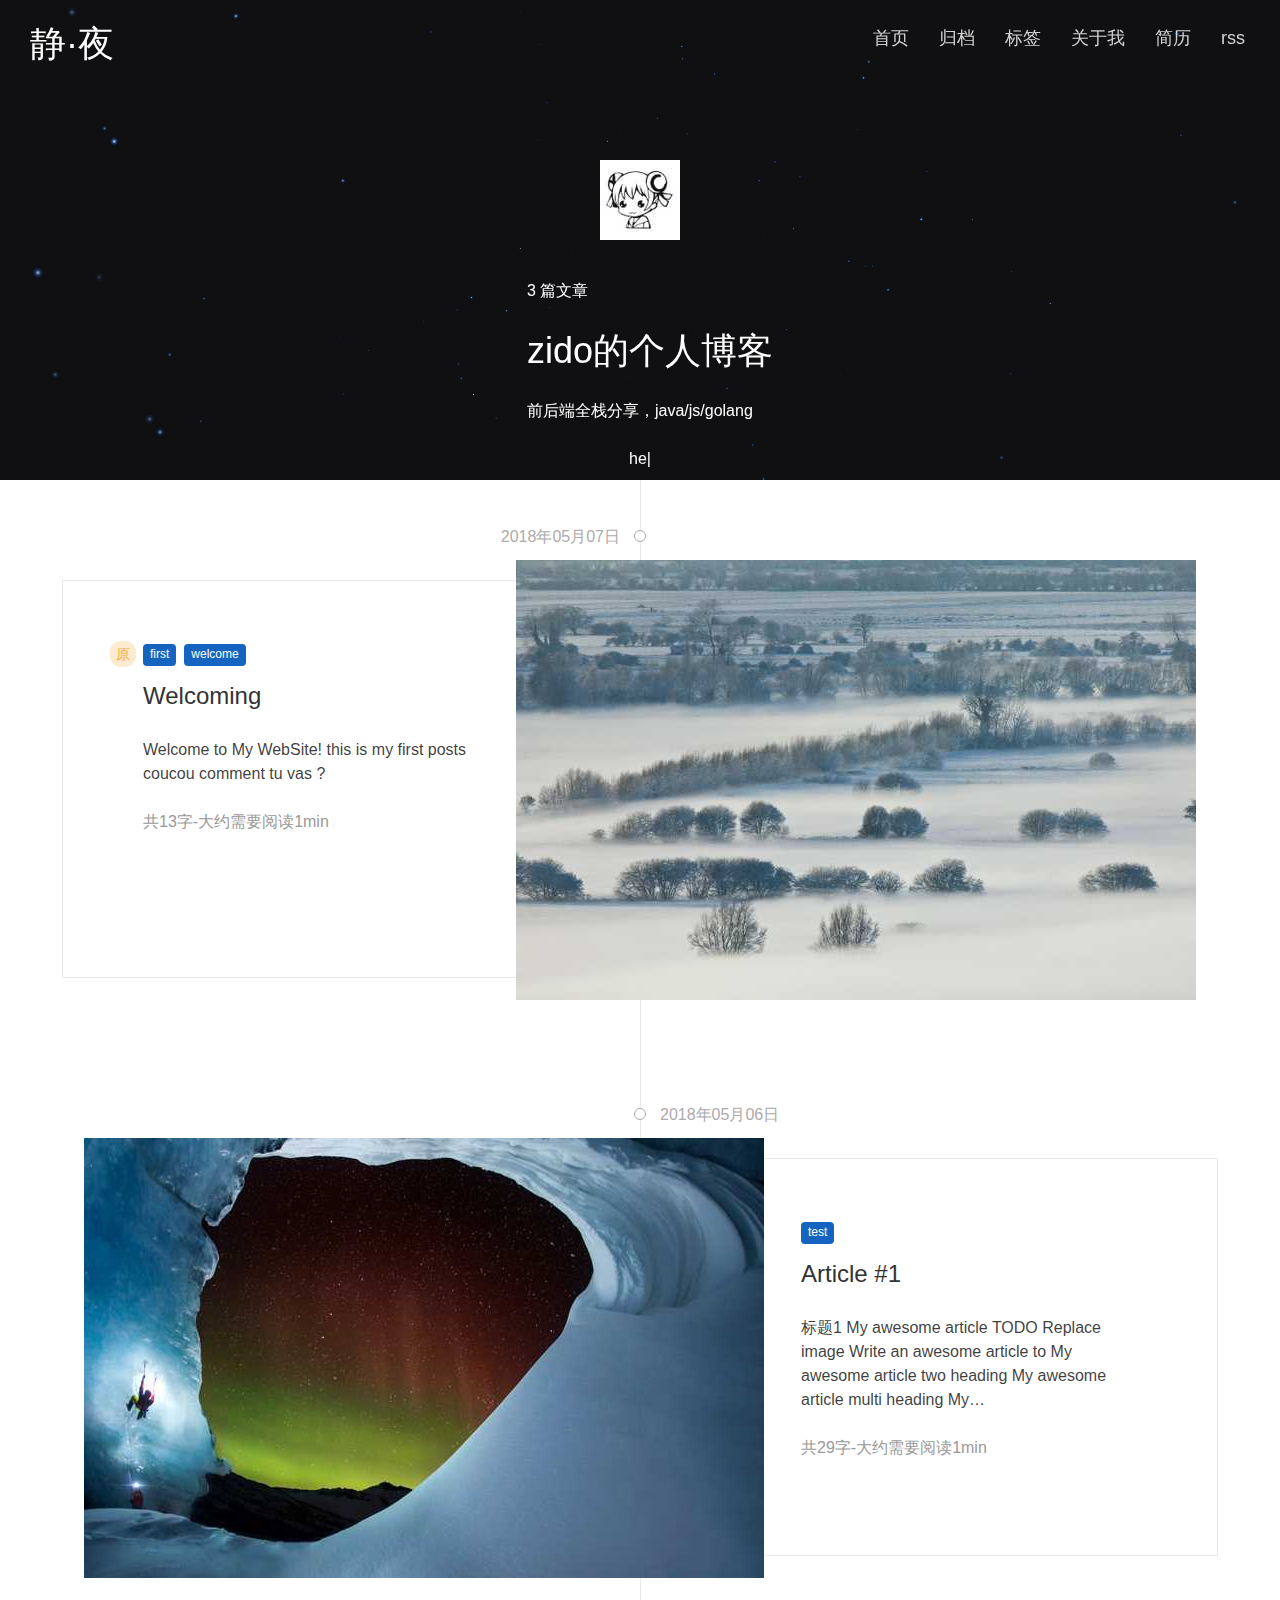
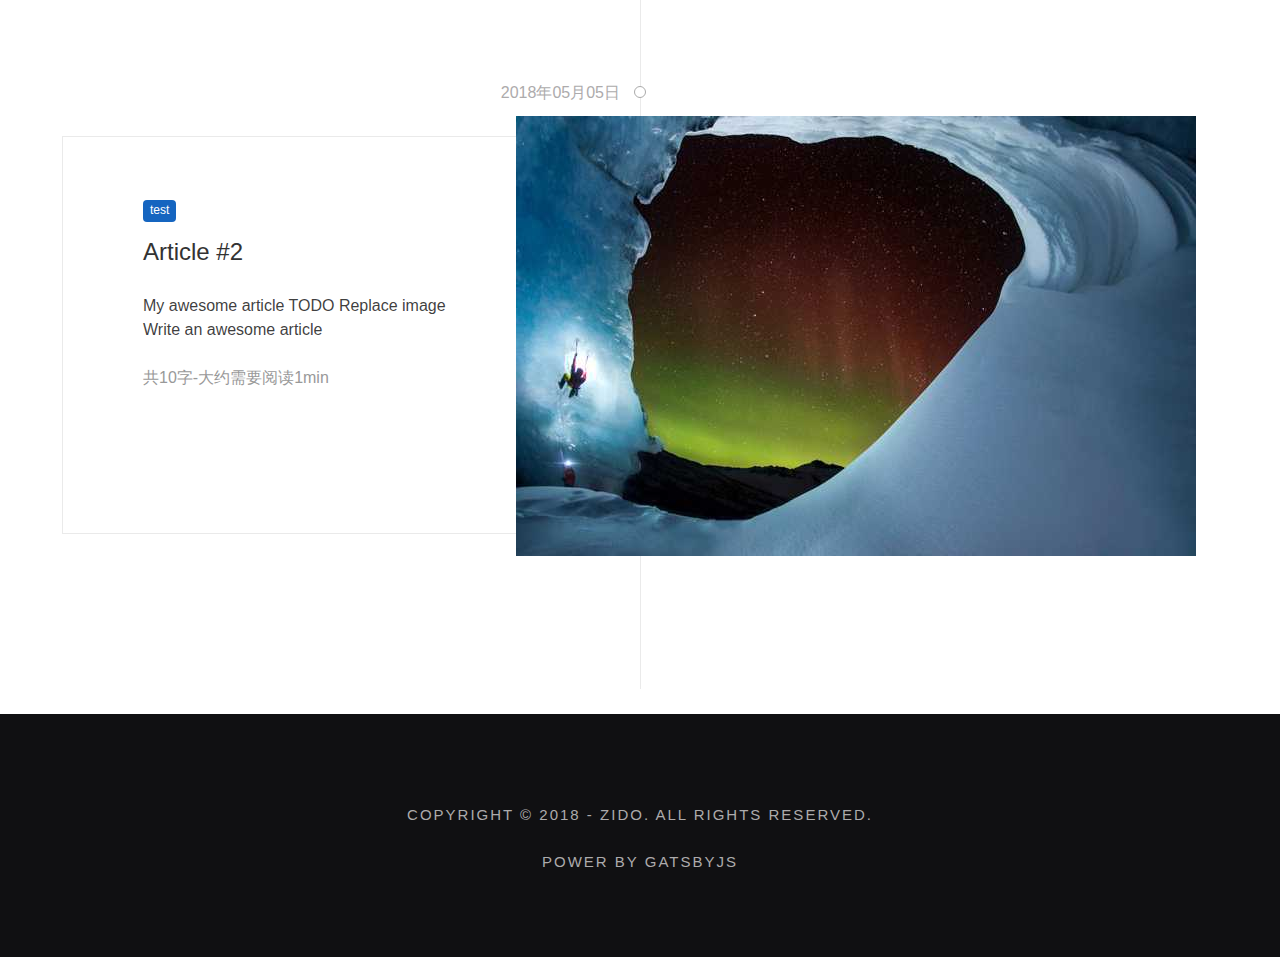
<file: blog/page/1/index.html>
<!DOCTYPE html><html><head><meta charSet="utf-8"/><meta http-equiv="x-ua-compatible" content="ie=edge"/><meta name="viewport" content="width=device-width, initial-scale=1, shrink-to-fit=no"/><style data-href="/app.a1b116b00310bb14ebcc.css">.Layout-module--root--iEBEl{margin:0;background:#fff;overflow-y:auto;padding:0 0 20px}.Layout-module--header--3m-wz{width:100%;overflow:hidden;background-repeat:no-repeat;background-size:cover;background-position:50%}.Layout-module--header--3m-wz .Layout-module--headerBgContainer--3hYeJ{width:100%;height:100%}.Layout-module--header--3m-wz .Layout-module--headerTitle--J0kvI{color:#fff;position:absolute;top:20px;left:30px;z-index:1000}.Layout-module--header--3m-wz .Layout-module--headerTitle--J0kvI a{text-decoration:none;color:#fff}.Layout-module--banner--1MTCL{position:relative}.ityped-cursor{opacity:1;-webkit-animation:blink .5s infinite;animation:blink .5s infinite;-webkit-animation-direction:alternate;animation-direction:alternate}@keyframes blink{to{opacity:0}}@-webkit-keyframes blink{to{opacity:0}}.person-header{position:absolute;color:#fff;top:160px;left:0;right:0}.person-header .author-inner{width:auto;display:flex;align-items:center;justify-content:center}.person-header .author-inner .avatar{width:80px;height:80px;border-radius:50%}.person-header .inner-bio{text-align:center}html{box-sizing:border-box;-webkit-font-smoothing:antialiased;-moz-osx-font-smoothing:grayscale}*,:after,:before{box-sizing:inherit}body{margin:0;background-color:#101012}@media print{body{background-color:#fff}}.Header-module--header--2E8ew{width:100%;background:#101012;height:480px;overflow:hidden}.Header-module--header--2E8ew .Header-module--headerBgContainer--1gDBj{position:absolute;background-repeat:no-repeat;background-size:cover;background-position:50%;left:0;top:0;opacity:.3;width:100%;margin:0;padding:0;transition:all .3s ease-out}.Header-module--header--2E8ew .Header-module--headerTitle--1SXRu{color:#fff;position:absolute;top:20px;left:30px;z-index:1000}.Header-module--header--2E8ew .Header-module--headerTitle--1SXRu a{text-decoration:none;color:#fff}.Header-module--banner--3gwTk{position:relative}.Menu-module--menu--2mEjv{position:absolute;text-align:right;width:100%;padding:0 20px;top:8px;z-index:4;line-height:60px}.Menu-module--menu--2mEjv>ul{list-style-type:none}.Menu-module--menu--2mEjv>ul:after{content:"";display:block;clear:both}.Menu-module--menu--2mEjv>ul>li{display:inline-block;padding:0;margin:0 15px;font-size:18px;cursor:pointer}.Menu-module--menu--2mEjv>ul>li a{color:#d4d3d3;text-decoration:none;background:transparent}.Menu-module--fixPosition--ns2cM{position:fixed;right:20px;bottom:20px;z-index:1003}@media screen and (max-width:721px){.Menu-module--topPosition--su-FM{visibility:hidden}}.Menu-module--menuBtnContainer--11Iam{width:56px;height:56px;line-height:50px;text-align:center;padding:0;background:#101012;border-radius:50%;cursor:pointer;box-shadow:0 3px 5px -1px rgba(0,0,0,.2),0 6px 10px 0 rgba(0,0,0,.14),0 1px 18px 0 rgba(0,0,0,.12)}.Menu-module--menuBtn--1GD1T{position:relative;width:20px;height:20px;background:transparent;-webkit-tap-highlight-color:transparent;display:inline-block;vertical-align:middle;z-index:1002}.Menu-module--menuBtn--1GD1T div{top:50%;-webkit-transform:translateY(-50%);transform:translateY(-50%);transition:all .15s;opacity:1;position:absolute;width:100%;height:10%;background:#fff}.Menu-module--menuBtn--1GD1T:before{top:0}.Menu-module--menuBtn--1GD1T:after,.Menu-module--menuBtn--1GD1T:before{position:absolute;width:100%;height:10%;background:#fff;transition:all .3s;content:"";display:block}.Menu-module--menuBtn--1GD1T:after{bottom:0}.Menu-module--menuBtn--1GD1T.Menu-module--menuBtnActive--2-9FB:before{top:50%;-webkit-transform:translateY(-50%) rotate(135deg);transform:translateY(-50%) rotate(135deg)}.Menu-module--menuBtn--1GD1T.Menu-module--menuBtnActive--2-9FB:after{bottom:50%;-webkit-transform:translateY(50%) rotate(45deg);transform:translateY(50%) rotate(45deg)}.Menu-module--menuBtn--1GD1T.Menu-module--menuBtnActive--2-9FB div{opacity:0}.Menu-module--menuInner--1Sz4I{position:fixed;width:100%;height:100%;left:0;top:0;z-index:1001;text-align:center;overflow-x:hidden;overflow-y:auto;background:#101012;padding-top:100px}.Menu-module--menuInner--1Sz4I ul li{list-style:none}.Menu-module--menuInner--1Sz4I ul li a{text-decoration:none;display:block;font-size:22px;color:#fff}.Menu-module--menuInner--1Sz4I.Menu-module--menuExited--3ruIb{visibility:hidden}.Menu-module--menuInner--1Sz4I.Menu-module--menuShow--1D6O9{visibility:visible}.Menu-module--menuOpen--1uywN{overflow:hidden;padding-right:15px;height:100%}.Menu-module--htmlMenuOpen--_uHgu{overflow:hidden}.Menu-module--slideOutRight--3JLst{margin-left:100%;transition:margin-left .5s ease-out}@-webkit-keyframes slideInRight{0%{-webkit-transform:translate3d(100%,0,0);transform:translate3d(100%,0,0);visibility:visible}to{-webkit-transform:translateZ(0);transform:translateZ(0)}}@keyframes slideInRight{0%{-webkit-transform:translate3d(100%,0,0);transform:translate3d(100%,0,0);visibility:visible}to{-webkit-transform:translateZ(0);transform:translateZ(0)}}.slideInRight{-webkit-animation-name:slideInRight;animation-name:slideInRight}.post-inner{position:absolute;color:#fff;top:160px;left:0;right:0;text-align:center;width:auto}.post-inner .tags-header-container{width:-webkit-fit-content;width:-moz-fit-content;width:fit-content;margin:auto}.TagsCard-module--tagContainer--3O0Kr{margin-bottom:8px;position:relative}.TagsCard-module--tagContainer--3O0Kr>.TagsCard-module--tag--3Lcdx{background-color:#1565c0;color:#fff;list-style:none;display:inline-block;border-radius:4px;cursor:pointer;white-space:nowrap}.TagsCard-module--tagContainer--3O0Kr>.TagsCard-module--tag--3Lcdx:hover{background:#237bd9}.TagsCard-module--tagContainer--3O0Kr>.TagsCard-module--tag--3Lcdx a{text-decoration:none;color:#fff;padding:0 7px}.TagsCard-module--tagContainer--3O0Kr>.TagsCard-module--tag--3Lcdx.TagsCard-module--large--3ynT1{line-height:26px;height:28px;margin-right:16px;margin-bottom:8px;font-size:20px}.TagsCard-module--tagContainer--3O0Kr>.TagsCard-module--tag--3Lcdx.TagsCard-module--small--27Rlu{line-height:20px;height:22px;margin-right:8px;margin-bottom:4px;font-size:12px}.TagsCard-module--tagContainer--3O0Kr>.TagsCard-module--original--fIptn{position:absolute;background-color:rgba(242,174,67,.25);color:#f2ae43;margin-left:-33px;margin-right:10px;padding:0 6px;font-size:14px;line-height:26px;border-radius:11px}.Footer-module--footer--3yGWB{padding-bottom:60px;padding-top:90px;text-align:center;color:#fff;background:#101012}.Footer-module--footerInner--8mDc1{margin:0 auto;max-width:720px;padding:0 30px;font-size:15px;color:#adabac;letter-spacing:2px;text-transform:uppercase}@-webkit-keyframes fadeInLeft{0%{opacity:0;-webkit-transform:translate3d(-100%,0,0);transform:translate3d(-100%,0,0)}to{opacity:1;-webkit-transform:translateZ(0);transform:translateZ(0)}}@keyframes fadeInLeft{0%{opacity:0;-webkit-transform:translate3d(-100%,0,0);transform:translate3d(-100%,0,0)}to{opacity:1;-webkit-transform:translateZ(0);transform:translateZ(0)}}.fadeInLeft{-webkit-animation-name:fadeInLeft;animation-name:fadeInLeft}@-webkit-keyframes fadeOutRight{0%{opacity:1}to{opacity:0;-webkit-transform:translate3d(100%,0,0);transform:translate3d(100%,0,0)}}@keyframes fadeOutRight{0%{opacity:1}to{opacity:0;-webkit-transform:translate3d(100%,0,0);transform:translate3d(100%,0,0)}}.fadeOutRight{-webkit-animation-name:fadeOutRight;animation-name:fadeOutRight}.duration{-webkit-animation-duration:.5s;animation-duration:.5s}.hide-exit{display:none}</style><style data-href="/component---src-templates-blog-page-tsx.7eaa4b89155f2a5f38e0.css">.PostItem-module--postItem--2muIs{margin:0 auto 100px;max-width:1200px;position:relative;padding:0 20px}.PostItem-module--postItem--2muIs a{text-decoration:none;color:#333}@media screen and (min-width:1200px){.PostItem-module--postItem--2muIs:nth-child(odd){text-align:left}.PostItem-module--postItem--2muIs:nth-child(2n){text-align:right}.PostItem-module--postItem--2muIs:nth-child(odd) .PostItem-module--itemElse--175Uv{left:660px}.PostItem-module--postItem--2muIs:nth-child(2n) .PostItem-module--itemElse--175Uv{right:660px}.PostItem-module--postItem--2muIs .PostItem-module--itemElse--175Uv{position:absolute;top:20px}}.PostItem-module--postItem--2muIs .PostItem-module--timeLabel--3j1tg{position:absolute;top:-30px}.PostItem-module--postItem--2muIs .PostItem-module--timeLabel--3j1tg p{margin-top:-5px;color:#adabac}.PostItem-module--postItem--2muIs .PostItem-module--timeLabel--3j1tg:before{content:"";position:absolute;top:0;border:1px solid #aaa;width:12px;height:12px;background:#fff;border-radius:50%}.PostItem-module--postItem--2muIs:nth-child(odd) .PostItem-module--timeLabel--3j1tg{left:50%;vertical-align:middle;text-align:left}.PostItem-module--postItem--2muIs:nth-child(odd) .PostItem-module--timeLabel--3j1tg:before{left:-6px}.PostItem-module--postItem--2muIs:nth-child(odd) .PostItem-module--timeLabel--3j1tg p{margin-left:20px}.PostItem-module--postItem--2muIs:nth-child(2n) .PostItem-module--timeLabel--3j1tg{right:50%;vertical-align:middle;text-align:right}.PostItem-module--postItem--2muIs:nth-child(2n) .PostItem-module--timeLabel--3j1tg:before{right:-6px}.PostItem-module--postItem--2muIs:nth-child(2n) .PostItem-module--timeLabel--3j1tg p{margin-right:20px}.PostItem-module--itemMain--1RZNb{display:"block";position:relative}.PostItem-module--itemMain--1RZNb:hover{-webkit-text-decoration:"none";text-decoration:"none"}.PostItem-module--cover--bV-iP{display:inline-block;overflow:hidden;max-width:100%;position:relative;z-index:3}.PostItem-module--cover--bV-iP img{width:680px}.PostItem-module--itemElse--175Uv{text-decoration:none;background:#fff;height:398px;width:498px;margin:0;text-align:left;padding:60px 80px 20px;border:1px solid #eaeaea}.PostItem-module--itemElse--175Uv p.PostItem-module--first-child--3pGfQ{color:#999;font-size:12px;margin:80px 0 0 80px}@media screen and (max-width:1199px){.PostItem-module--itemMain--1RZNb{text-align:center;padding:16px;box-shadow:0 1px 3px 0 rgba(0,0,0,.2),0 1px 1px 0 rgba(0,0,0,.14),0 2px 1px -1px rgba(0,0,0,.12);background:#fff}.PostItem-module--cover--bV-iP,.PostItem-module--cover--bV-iP a{display:block}.PostItem-module--itemElse--175Uv{width:100%;border:none;padding:5px 0 20px;height:auto}}@media (min-width:600px){.PostItem-module--itemMain--1RZNb{padding-left:24px;padding-right:24px}}.PostItem-module--here--_jZwl{position:absolute;left:80;bottom:80;color:#999;font-size:12}.blog-module--indexContent--JWfzm{padding-top:80px;position:relative;overflow:hidden}.blog-module--indexContent--JWfzm:before{content:"";display:block;width:1px;height:100%;position:absolute;left:50%;top:-5px;background:#eaeaea}.pagination{text-align:center;background:#fff;padding-top:10px;position:relative}.pagination a{border-radius:4px;-webkit-user-select:none;-moz-user-select:none;-ms-user-select:none;user-select:none;min-width:32px;height:32px;line-height:30px;text-align:center;list-style:none;display:inline-block;vertical-align:middle;border:1px solid #d9d9d9;background-color:#fff;margin:0 4px;font-family:Arial;outline:0;text-decoration:none;color:#000}.pagination span{margin:0 4px}.pagination a.active{border-color:#237bd9;color:#237bd9}.pagination a:hover{transition:all .3s;border-color:#1565c0;color:#1565c0}</style><meta name="generator" content="Gatsby 2.0.73"/><style id="typography.js">html{font-family:sans-serif;-ms-text-size-adjust:100%;-webkit-text-size-adjust:100%}body{margin:0}article,aside,details,figcaption,figure,footer,header,main,menu,nav,section,summary{display:block}audio,canvas,progress,video{display:inline-block}audio:not([controls]){display:none;height:0}progress{vertical-align:baseline}[hidden],template{display:none}a{background-color:transparent;-webkit-text-decoration-skip:objects}a:active,a:hover{outline-width:0}abbr[title]{border-bottom:none;text-decoration:underline;text-decoration:underline dotted}b,strong{font-weight:inherit;font-weight:bolder}dfn{font-style:italic}h1{font-size:2em;margin:.67em 0}mark{background-color:#ff0;color:#000}small{font-size:80%}sub,sup{font-size:75%;line-height:0;position:relative;vertical-align:baseline}sub{bottom:-.25em}sup{top:-.5em}img{border-style:none}svg:not(:root){overflow:hidden}code,kbd,pre,samp{font-family:monospace,monospace;font-size:1em}figure{margin:1em 40px}hr{box-sizing:content-box;height:0;overflow:visible}button,input,optgroup,select,textarea{font:inherit;margin:0}optgroup{font-weight:700}button,input{overflow:visible}button,select{text-transform:none}[type=reset],[type=submit],button,html [type=button]{-webkit-appearance:button}[type=button]::-moz-focus-inner,[type=reset]::-moz-focus-inner,[type=submit]::-moz-focus-inner,button::-moz-focus-inner{border-style:none;padding:0}[type=button]:-moz-focusring,[type=reset]:-moz-focusring,[type=submit]:-moz-focusring,button:-moz-focusring{outline:1px dotted ButtonText}fieldset{border:1px solid silver;margin:0 2px;padding:.35em .625em .75em}legend{box-sizing:border-box;color:inherit;display:table;max-width:100%;padding:0;white-space:normal}textarea{overflow:auto}[type=checkbox],[type=radio]{box-sizing:border-box;padding:0}[type=number]::-webkit-inner-spin-button,[type=number]::-webkit-outer-spin-button{height:auto}[type=search]{-webkit-appearance:textfield;outline-offset:-2px}[type=search]::-webkit-search-cancel-button,[type=search]::-webkit-search-decoration{-webkit-appearance:none}::-webkit-input-placeholder{color:inherit;opacity:.54}::-webkit-file-upload-button{-webkit-appearance:button;font:inherit}html{font:100%/1.5 -apple-system,'BlinkMacSystemFont','Segoe UI','Roboto','Oxygen','Ubuntu','Cantarell','Fira Sans','Droid Sans','Helvetica Neue',sans-serif;box-sizing:border-box;overflow-y:scroll;}*{box-sizing:inherit;}*:before{box-sizing:inherit;}*:after{box-sizing:inherit;}body{color:hsla(204,12.449720506%,0%,0.77);font-family:-apple-system,'BlinkMacSystemFont','Segoe UI','Roboto','Oxygen','Ubuntu','Cantarell','Fira Sans','Droid Sans','Helvetica Neue',sans-serif;font-weight:400;word-wrap:break-word;font-kerning:normal;-moz-font-feature-settings:"kern", "liga", "clig", "calt";-ms-font-feature-settings:"kern", "liga", "clig", "calt";-webkit-font-feature-settings:"kern", "liga", "clig", "calt";font-feature-settings:"kern", "liga", "clig", "calt";}img{max-width:100%;margin-left:0;margin-right:0;margin-top:0;padding-bottom:0;padding-left:0;padding-right:0;padding-top:0;margin-bottom:1.5rem;}h1{margin-left:0;margin-right:0;margin-top:0;padding-bottom:0;padding-left:0;padding-right:0;padding-top:0;margin-bottom:1.5rem;color:inherit;font-family:-apple-system,'BlinkMacSystemFont','Segoe UI','Roboto','Oxygen','Ubuntu','Cantarell','Fira Sans','Droid Sans','Helvetica Neue',sans-serif;font-weight:500;text-rendering:optimizeLegibility;font-size:2.25rem;line-height:3rem;}h2{margin-left:0;margin-right:0;margin-top:0;padding-bottom:0;padding-left:0;padding-right:0;padding-top:0;margin-bottom:1.5rem;color:inherit;font-family:-apple-system,'BlinkMacSystemFont','Segoe UI','Roboto','Oxygen','Ubuntu','Cantarell','Fira Sans','Droid Sans','Helvetica Neue',sans-serif;font-weight:500;text-rendering:optimizeLegibility;font-size:1.83712rem;line-height:2.25rem;}h3{margin-left:0;margin-right:0;margin-top:0;padding-bottom:0;padding-left:0;padding-right:0;padding-top:0;margin-bottom:1.5rem;color:inherit;font-family:-apple-system,'BlinkMacSystemFont','Segoe UI','Roboto','Oxygen','Ubuntu','Cantarell','Fira Sans','Droid Sans','Helvetica Neue',sans-serif;font-weight:500;text-rendering:optimizeLegibility;font-size:1.5rem;line-height:2.25rem;}h4{margin-left:0;margin-right:0;margin-top:0;padding-bottom:0;padding-left:0;padding-right:0;padding-top:0;margin-bottom:1.5rem;color:inherit;font-family:-apple-system,'BlinkMacSystemFont','Segoe UI','Roboto','Oxygen','Ubuntu','Cantarell','Fira Sans','Droid Sans','Helvetica Neue',sans-serif;font-weight:500;text-rendering:optimizeLegibility;font-size:1.14471rem;line-height:1.5rem;}h5{margin-left:0;margin-right:0;margin-top:0;padding-bottom:0;padding-left:0;padding-right:0;padding-top:0;margin-bottom:1.5rem;color:inherit;font-family:-apple-system,'BlinkMacSystemFont','Segoe UI','Roboto','Oxygen','Ubuntu','Cantarell','Fira Sans','Droid Sans','Helvetica Neue',sans-serif;font-weight:500;text-rendering:optimizeLegibility;font-size:0.87358rem;line-height:1.5rem;}h6{margin-left:0;margin-right:0;margin-top:0;padding-bottom:0;padding-left:0;padding-right:0;padding-top:0;margin-bottom:1.5rem;color:inherit;font-family:-apple-system,'BlinkMacSystemFont','Segoe UI','Roboto','Oxygen','Ubuntu','Cantarell','Fira Sans','Droid Sans','Helvetica Neue',sans-serif;font-weight:500;text-rendering:optimizeLegibility;font-size:0.76314rem;line-height:1.5rem;}hgroup{margin-left:0;margin-right:0;margin-top:0;padding-bottom:0;padding-left:0;padding-right:0;padding-top:0;margin-bottom:1.5rem;}ul{margin-left:1.5rem;margin-right:0;margin-top:0;padding-bottom:0;padding-left:0;padding-right:0;padding-top:0;margin-bottom:1.5rem;list-style-position:outside;list-style-image:none;}ol{margin-left:1.5rem;margin-right:0;margin-top:0;padding-bottom:0;padding-left:0;padding-right:0;padding-top:0;margin-bottom:1.5rem;list-style-position:outside;list-style-image:none;}dl{margin-left:0;margin-right:0;margin-top:0;padding-bottom:0;padding-left:0;padding-right:0;padding-top:0;margin-bottom:1.5rem;}dd{margin-left:0;margin-right:0;margin-top:0;padding-bottom:0;padding-left:0;padding-right:0;padding-top:0;margin-bottom:1.5rem;}p{margin-left:0;margin-right:0;margin-top:0;padding-bottom:0;padding-left:0;padding-right:0;padding-top:0;margin-bottom:1.5rem;}figure{margin-left:0;margin-right:0;margin-top:0;padding-bottom:0;padding-left:0;padding-right:0;padding-top:0;margin-bottom:1.5rem;}pre{margin-left:0;margin-right:0;margin-top:0;padding-bottom:0;padding-left:0;padding-right:0;padding-top:0;margin-bottom:1.5rem;font-size:0.85rem;line-height:1.5rem;}table{margin-left:0;margin-right:0;margin-top:0;padding-bottom:0;padding-left:0;padding-right:0;padding-top:0;margin-bottom:1.5rem;font-size:1rem;line-height:1.5rem;border-collapse:collapse;width:100%;}fieldset{margin-left:0;margin-right:0;margin-top:0;padding-bottom:0;padding-left:0;padding-right:0;padding-top:0;margin-bottom:1.5rem;}blockquote{margin-left:1.5rem;margin-right:1.5rem;margin-top:0;padding-bottom:0.5rem;padding-left:1rem;padding-right:1rem;padding-top:0.5rem;margin-bottom:1.5rem;font-size:1.22474rem;line-height:1.5rem;border-left:0.25rem solid #eceeef;}form{margin-left:0;margin-right:0;margin-top:0;padding-bottom:0;padding-left:0;padding-right:0;padding-top:0;margin-bottom:1.5rem;}noscript{margin-left:0;margin-right:0;margin-top:0;padding-bottom:0;padding-left:0;padding-right:0;padding-top:0;margin-bottom:1.5rem;}iframe{margin-left:0;margin-right:0;margin-top:0;padding-bottom:0;padding-left:0;padding-right:0;padding-top:0;margin-bottom:1.5rem;}hr{margin-left:0;margin-right:0;margin-top:0;padding-bottom:0;padding-left:0;padding-right:0;padding-top:0;margin-bottom:calc(1.5rem - 1px);background:hsla(0,0%,0%,0.2);border:none;height:1px;}address{margin-left:0;margin-right:0;margin-top:0;padding-bottom:0;padding-left:0;padding-right:0;padding-top:0;margin-bottom:1.5rem;}b{font-weight:bold;}strong{font-weight:bold;}dt{font-weight:bold;}th{font-weight:bold;}li{margin-bottom:calc(1.5rem / 2);}ol li{padding-left:0;}ul li{padding-left:0;}li > ol{margin-left:1.5rem;margin-bottom:calc(1.5rem / 2);margin-top:calc(1.5rem / 2);}li > ul{margin-left:1.5rem;margin-bottom:calc(1.5rem / 2);margin-top:calc(1.5rem / 2);}blockquote *:last-child{margin-bottom:0;}li *:last-child{margin-bottom:0;}p *:last-child{margin-bottom:0;}li > p{margin-bottom:calc(1.5rem / 2);}code{font-size:0.85rem;line-height:1.5rem;}kbd{font-size:0.85rem;line-height:1.5rem;}samp{font-size:0.85rem;line-height:1.5rem;}abbr{border-bottom:1px dotted hsla(0,0%,0%,0.5);cursor:help;}acronym{border-bottom:1px dotted hsla(0,0%,0%,0.5);cursor:help;}abbr[title]{border-bottom:1px dotted hsla(0,0%,0%,0.5);cursor:help;text-decoration:none;}thead{text-align:left;}td,th{text-align:left;border-bottom:1px solid hsla(0,0%,0%,0.12);font-feature-settings:"tnum";-moz-font-feature-settings:"tnum";-ms-font-feature-settings:"tnum";-webkit-font-feature-settings:"tnum";padding-left:1rem;padding-right:1rem;padding-top:0.75rem;padding-bottom:calc(0.75rem - 1px);}th:first-child,td:first-child{padding-left:0;}th:last-child,td:last-child{padding-right:0;}blockquote > :last-child{margin-bottom:0;}blockquote cite{font-size:1rem;line-height:1.5rem;color:hsla(204,5.275997423999999%,0%,0.46);font-weight:400;font-style:normal;}</style><link rel="shortcut icon" href="/icons/icon-48x48.png"/><link rel="manifest" href="/manifest.webmanifest"/><meta name="theme-color" content="#101012"/><style type="text/css">
    .anchor {
      float: left;
      padding-right: 4px;
      margin-left: -20px;
    }
    h1 .anchor svg,
    h2 .anchor svg,
    h3 .anchor svg,
    h4 .anchor svg,
    h5 .anchor svg,
    h6 .anchor svg {
      visibility: hidden;
    }
    h1:hover .anchor svg,
    h2:hover .anchor svg,
    h3:hover .anchor svg,
    h4:hover .anchor svg,
    h5:hover .anchor svg,
    h6:hover .anchor svg,
    h1 .anchor:focus svg,
    h2 .anchor:focus svg,
    h3 .anchor:focus svg,
    h4 .anchor:focus svg,
    h5 .anchor:focus svg,
    h6 .anchor:focus svg {
      visibility: visible;
    }
  </style><script>
    function getElementTop(el) {
      var actualTop = el.offsetTop
    
      var current = el.offsetParent
    
      while (current !== null) {
        actualTop += current.offsetTop
    
        current = current.offsetParent
      }
    
      return actualTop
    }
    
    document.addEventListener("DOMContentLoaded", function(event) {
      var hash = window.decodeURI(location.hash.replace('#', ''))
      if (hash !== '') {
        var element = document.querySelector('[data-id=' + hash + ']')
        if (element) {
          var offset = getElementTop(element)
          // Wait for the browser to finish rendering before scrolling.
          setTimeout((function() {
            window.scrollTo(0, offset)
          }), 0)
        }
      }
    })
  </script><link rel="alternate" type="application/rss+xml" href="/rss.xml"/><link as="script" rel="preload" href="/component---src-templates-blog-page-tsx-a9b492d0b4873cfabe8a.js"/><link as="script" rel="preload" href="/app-541d34aa99744482cb09.js"/><link as="script" rel="preload" href="/webpack-runtime-031bf793ef1a05be1ce2.js"/><link as="fetch" rel="preload" href="/static/d/334/path---blog-page-1-604-3f5-Bq8mpVmPwznumfEZxXFXOK1JjOA.json" crossOrigin="use-credentials"/></head><body><div id="___gatsby"><div style="outline:none" tabindex="-1" role="group"><div><div class="Layout-module--root--iEBEl"><header class="Header-module--header--2E8ew"><nav class="Menu-module--menu--2mEjv"><ul class="Menu-module--topPosition--su-FM"><li><a href="/">首页</a></li><li><a href="/archives/">归档</a></li><li><a href="/tags/">标签</a></li><li><a href="/about">关于我</a></li><li><a href="http://resume.zido.site" target="_blank">简历</a></li><li><a href="/rss.xml" target="_blank">rss</a></li></ul><div class="Menu-module--fixPosition--ns2cM"><div class="Menu-module--menuBtnContainer--11Iam"><div class="Menu-module--menuBtn--1GD1T"><div></div></div></div></div></nav><h1 class="Header-module--headerTitle--1SXRu"><a href="/">静·夜</a></h1><div class="Header-module--banner--3gwTk"><canvas width="0" height="480"></canvas><div class="Header-module--headerBgContainer--1gDBj"></div><div id="main-header"></div><div class="post-inner"><div class="tags-header-container"><div class="TagsCard-module--tagContainer--3O0Kr"></div></div><h1>welcome</h1></div></div></header><div><div><div class="blog-module--indexContent--JWfzm"><div></div><div class="PostItem-module--postItem--2muIs"><div class="PostItem-module--timeLabel--3j1tg"><p>2018年05月07日</p></div><div class="PostItem-module--itemMain--1RZNb"><div class="PostItem-module--cover--bV-iP"><a href="/blog/2018-04-18--welcoming/"><img src="/static/a66c4cc4c977995178194d919a6a9208/1d1bb/UKSomerset_ZH-CN2587621995_1920x1080.jpg" srcSet="/static/a66c4cc4c977995178194d919a6a9208/1d1bb/UKSomerset_ZH-CN2587621995_1920x1080.jpg 1x,
/static/a66c4cc4c977995178194d919a6a9208/fae5b/UKSomerset_ZH-CN2587621995_1920x1080.jpg 1.5x,
/static/a66c4cc4c977995178194d919a6a9208/7ae54/UKSomerset_ZH-CN2587621995_1920x1080.jpg 2x"/></a></div><div class="PostItem-module--itemElse--175Uv"><div class="TagsCard-module--tagContainer--3O0Kr"><div title="原创内容" class="TagsCard-module--original--fIptn">原</div><span class="TagsCard-module--tag--3Lcdx TagsCard-module--small--27Rlu"><a href="/blog/tag/first/">first</a></span><span class="TagsCard-module--tag--3Lcdx TagsCard-module--small--27Rlu"><a href="/blog/tag/welcome/">welcome</a></span></div><h3><a href="/blog/2018-04-18--welcoming/">Welcoming</a></h3><p>Welcome to My WebSite! this is my first posts coucou   comment tu vas ?</p><p class="PostItem-module--here--_jZwl">共<!-- -->13<!-- -->字-大约需要阅读<!-- -->1<!-- -->min</p></div></div></div><div class="PostItem-module--postItem--2muIs"><div class="PostItem-module--timeLabel--3j1tg"><p>2018年05月06日</p></div><div class="PostItem-module--itemMain--1RZNb"><div class="PostItem-module--cover--bV-iP"><a href="/blog/2018-05-02--article-1/"><img src="/static/2c5adef16f5b7ec175a482a78ba198b3/1d1bb/header.jpg" srcSet="/static/2c5adef16f5b7ec175a482a78ba198b3/1d1bb/header.jpg 1x,
/static/2c5adef16f5b7ec175a482a78ba198b3/fae5b/header.jpg 1.5x,
/static/2c5adef16f5b7ec175a482a78ba198b3/7ae54/header.jpg 2x"/></a></div><div class="PostItem-module--itemElse--175Uv"><div class="TagsCard-module--tagContainer--3O0Kr"><span class="TagsCard-module--tag--3Lcdx TagsCard-module--small--27Rlu"><a href="/blog/tag/test/">test</a></span></div><h3><a href="/blog/2018-05-02--article-1/">Article #1</a></h3><p>标题1 My awesome article TODO Replace image Write an awesome article to My awesome article two heading My awesome article multi heading My…</p><p class="PostItem-module--here--_jZwl">共<!-- -->29<!-- -->字-大约需要阅读<!-- -->1<!-- -->min</p></div></div></div><div class="PostItem-module--postItem--2muIs"><div class="PostItem-module--timeLabel--3j1tg"><p>2018年05月05日</p></div><div class="PostItem-module--itemMain--1RZNb"><div class="PostItem-module--cover--bV-iP"><a href="/blog/2018-05-02--article-2/"><img src="/static/2c5adef16f5b7ec175a482a78ba198b3/1d1bb/header.jpg" srcSet="/static/2c5adef16f5b7ec175a482a78ba198b3/1d1bb/header.jpg 1x,
/static/2c5adef16f5b7ec175a482a78ba198b3/fae5b/header.jpg 1.5x,
/static/2c5adef16f5b7ec175a482a78ba198b3/7ae54/header.jpg 2x"/></a></div><div class="PostItem-module--itemElse--175Uv"><div class="TagsCard-module--tagContainer--3O0Kr"><span class="TagsCard-module--tag--3Lcdx TagsCard-module--small--27Rlu"><a href="/blog/tag/test/">test</a></span></div><h3><a href="/blog/2018-05-02--article-2/">Article #2</a></h3><p>My awesome article TODO Replace image Write an awesome article</p><p class="PostItem-module--here--_jZwl">共<!-- -->10<!-- -->字-大约需要阅读<!-- -->1<!-- -->min</p></div></div></div></div></div></div></div><footer class="Footer-module--footer--3yGWB"><div class="Footer-module--footerInner--8mDc1" data-reactid="130"><p>Copyright © 2018 - <!-- -->zido<!-- -->. All Rights Reserved. </p><p>power by GatsbyJs</p></div></footer></div></div></div><script>
  
  
  if(true) {
    (function(i,s,o,g,r,a,m){i['GoogleAnalyticsObject']=r;i[r]=i[r]||function(){
    (i[r].q=i[r].q||[]).push(arguments)},i[r].l=1*new Date();a=s.createElement(o),
    m=s.getElementsByTagName(o)[0];a.async=1;a.src=g;m.parentNode.insertBefore(a,m)
    })(window,document,'script','https://www.google-analytics.com/analytics.js','ga');
  }
  if (typeof ga === "function") {
    ga('create', 'UA-120357572-1', 'auto', {});
      
      }
      </script><script id="gatsby-script-loader">/*<![CDATA[*/window.page={"componentChunkName":"component---src-templates-blog-page-tsx","jsonName":"blog-page-1-604","path":"/blog/page/1/"};window.dataPath="334/path---blog-page-1-604-3f5-Bq8mpVmPwznumfEZxXFXOK1JjOA";/*]]>*/</script><script id="gatsby-chunk-mapping">/*<![CDATA[*/window.___chunkMapping={"app":["/app.a1b116b00310bb14ebcc.css","/app-541d34aa99744482cb09.js"],"component---node-modules-gatsby-plugin-offline-app-shell-js":["/component---node-modules-gatsby-plugin-offline-app-shell-js-2f04a4922b835d4bf736.js"],"component---src-templates-blog-post-tsx":["/component---src-templates-blog-post-tsx.bdd996877097e9c10c16.css","/component---src-templates-blog-post-tsx-c01b315eae86fb5ddb43.js"],"component---src-templates-tag-page-tsx":["/component---src-templates-tag-page-tsx.7eaa4b89155f2a5f38e0.css","/component---src-templates-tag-page-tsx-e496f37ab9cfe099b36c.js"],"component---src-templates-blog-page-tsx":["/component---src-templates-blog-page-tsx.7eaa4b89155f2a5f38e0.css","/component---src-templates-blog-page-tsx-a9b492d0b4873cfabe8a.js"],"component---src-templates-blog-archives-tsx":["/component---src-templates-blog-archives-tsx.6ef3d45906464fbb9b47.css","/component---src-templates-blog-archives-tsx-f3314fbfb56bd464f80e.js"],"component---src-pages-404-tsx":["/component---src-pages-404-tsx.1c26b140cc34f86d0ceb.css","/component---src-pages-404-tsx-cff8f28fb85208cfb880.js"],"component---src-pages-drafts-tsx":["/component---src-pages-drafts-tsx.7eaa4b89155f2a5f38e0.css","/component---src-pages-drafts-tsx-07434212ce29f0b83047.js"],"component---src-pages-index-tsx":["/component---src-pages-index-tsx.7eaa4b89155f2a5f38e0.css","/component---src-pages-index-tsx-18581e565707bdd4d9ed.js"],"component---src-pages-tags-tsx":["/component---src-pages-tags-tsx.1c26b140cc34f86d0ceb.css","/component---src-pages-tags-tsx-c23670cf91da67a73b23.js"]};/*]]>*/</script><script src="/webpack-runtime-031bf793ef1a05be1ce2.js" async=""></script><script src="/app-541d34aa99744482cb09.js" async=""></script><script src="/component---src-templates-blog-page-tsx-a9b492d0b4873cfabe8a.js" async=""></script></body></html>
</file>
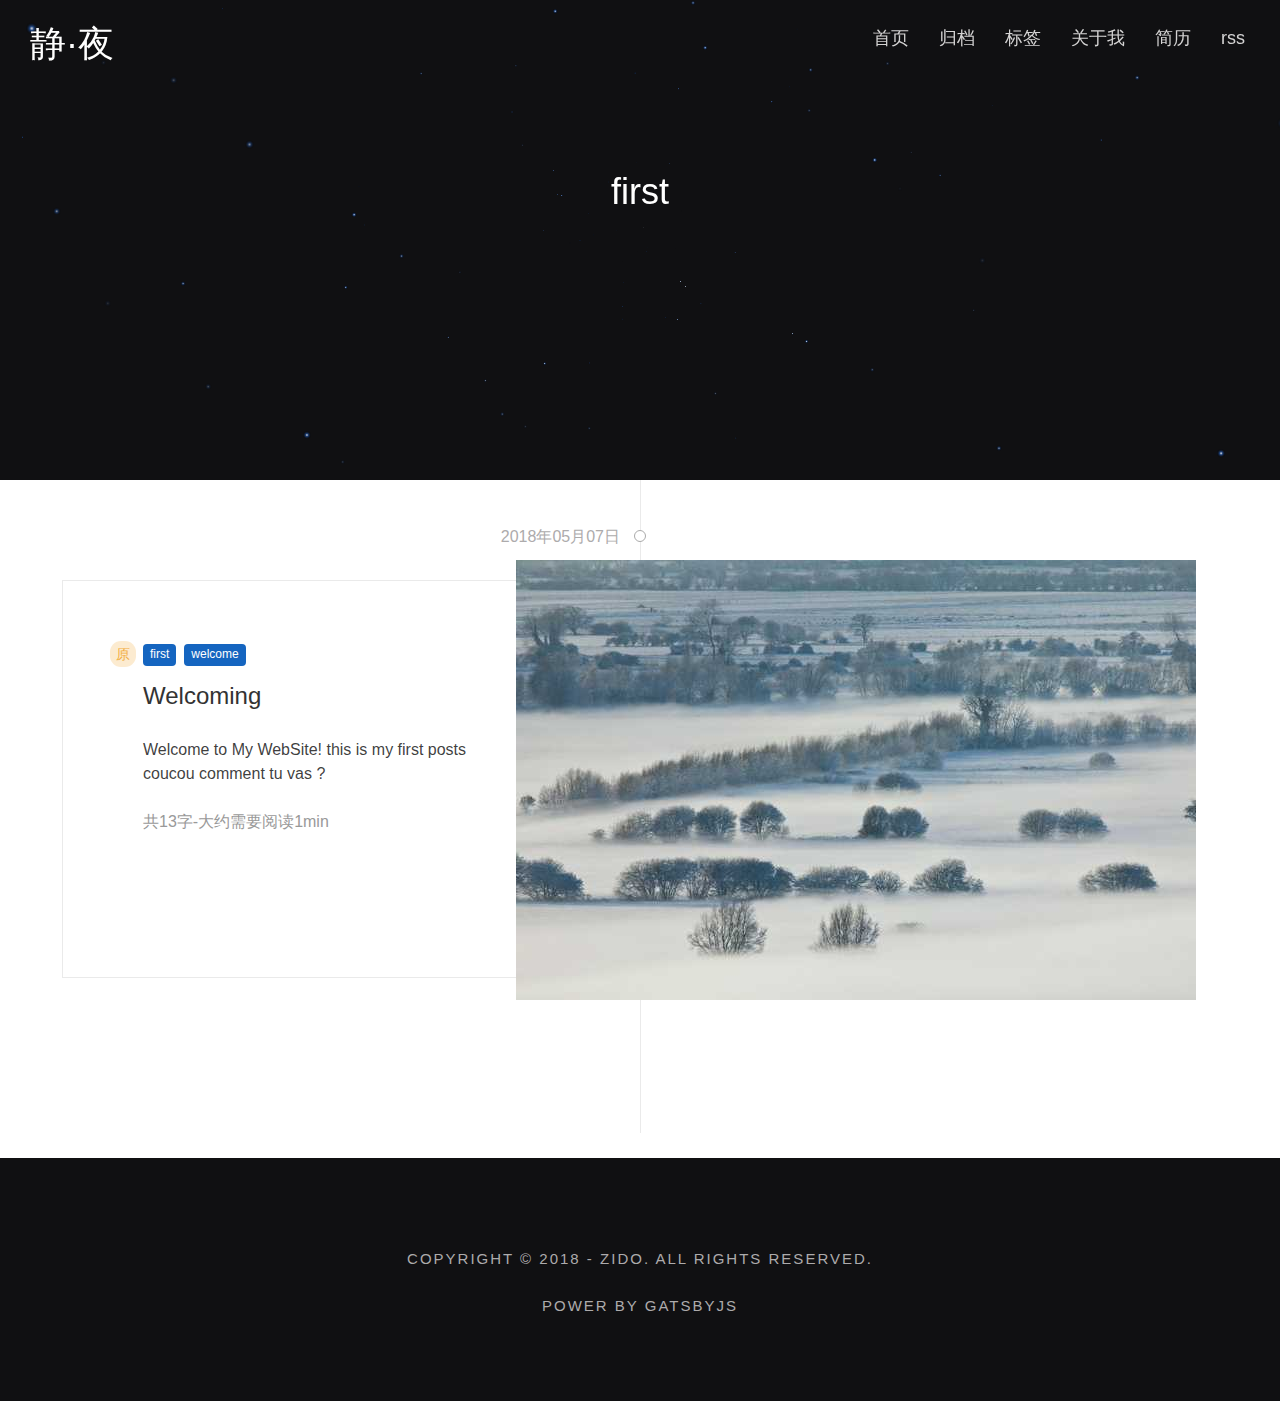
<file: blog/tag/first/index.html>
<!DOCTYPE html><html><head><meta charSet="utf-8"/><meta http-equiv="x-ua-compatible" content="ie=edge"/><meta name="viewport" content="width=device-width, initial-scale=1, shrink-to-fit=no"/><style data-href="/app.a1b116b00310bb14ebcc.css">.Layout-module--root--iEBEl{margin:0;background:#fff;overflow-y:auto;padding:0 0 20px}.Layout-module--header--3m-wz{width:100%;overflow:hidden;background-repeat:no-repeat;background-size:cover;background-position:50%}.Layout-module--header--3m-wz .Layout-module--headerBgContainer--3hYeJ{width:100%;height:100%}.Layout-module--header--3m-wz .Layout-module--headerTitle--J0kvI{color:#fff;position:absolute;top:20px;left:30px;z-index:1000}.Layout-module--header--3m-wz .Layout-module--headerTitle--J0kvI a{text-decoration:none;color:#fff}.Layout-module--banner--1MTCL{position:relative}.ityped-cursor{opacity:1;-webkit-animation:blink .5s infinite;animation:blink .5s infinite;-webkit-animation-direction:alternate;animation-direction:alternate}@keyframes blink{to{opacity:0}}@-webkit-keyframes blink{to{opacity:0}}.person-header{position:absolute;color:#fff;top:160px;left:0;right:0}.person-header .author-inner{width:auto;display:flex;align-items:center;justify-content:center}.person-header .author-inner .avatar{width:80px;height:80px;border-radius:50%}.person-header .inner-bio{text-align:center}html{box-sizing:border-box;-webkit-font-smoothing:antialiased;-moz-osx-font-smoothing:grayscale}*,:after,:before{box-sizing:inherit}body{margin:0;background-color:#101012}@media print{body{background-color:#fff}}.Header-module--header--2E8ew{width:100%;background:#101012;height:480px;overflow:hidden}.Header-module--header--2E8ew .Header-module--headerBgContainer--1gDBj{position:absolute;background-repeat:no-repeat;background-size:cover;background-position:50%;left:0;top:0;opacity:.3;width:100%;margin:0;padding:0;transition:all .3s ease-out}.Header-module--header--2E8ew .Header-module--headerTitle--1SXRu{color:#fff;position:absolute;top:20px;left:30px;z-index:1000}.Header-module--header--2E8ew .Header-module--headerTitle--1SXRu a{text-decoration:none;color:#fff}.Header-module--banner--3gwTk{position:relative}.Menu-module--menu--2mEjv{position:absolute;text-align:right;width:100%;padding:0 20px;top:8px;z-index:4;line-height:60px}.Menu-module--menu--2mEjv>ul{list-style-type:none}.Menu-module--menu--2mEjv>ul:after{content:"";display:block;clear:both}.Menu-module--menu--2mEjv>ul>li{display:inline-block;padding:0;margin:0 15px;font-size:18px;cursor:pointer}.Menu-module--menu--2mEjv>ul>li a{color:#d4d3d3;text-decoration:none;background:transparent}.Menu-module--fixPosition--ns2cM{position:fixed;right:20px;bottom:20px;z-index:1003}@media screen and (max-width:721px){.Menu-module--topPosition--su-FM{visibility:hidden}}.Menu-module--menuBtnContainer--11Iam{width:56px;height:56px;line-height:50px;text-align:center;padding:0;background:#101012;border-radius:50%;cursor:pointer;box-shadow:0 3px 5px -1px rgba(0,0,0,.2),0 6px 10px 0 rgba(0,0,0,.14),0 1px 18px 0 rgba(0,0,0,.12)}.Menu-module--menuBtn--1GD1T{position:relative;width:20px;height:20px;background:transparent;-webkit-tap-highlight-color:transparent;display:inline-block;vertical-align:middle;z-index:1002}.Menu-module--menuBtn--1GD1T div{top:50%;-webkit-transform:translateY(-50%);transform:translateY(-50%);transition:all .15s;opacity:1;position:absolute;width:100%;height:10%;background:#fff}.Menu-module--menuBtn--1GD1T:before{top:0}.Menu-module--menuBtn--1GD1T:after,.Menu-module--menuBtn--1GD1T:before{position:absolute;width:100%;height:10%;background:#fff;transition:all .3s;content:"";display:block}.Menu-module--menuBtn--1GD1T:after{bottom:0}.Menu-module--menuBtn--1GD1T.Menu-module--menuBtnActive--2-9FB:before{top:50%;-webkit-transform:translateY(-50%) rotate(135deg);transform:translateY(-50%) rotate(135deg)}.Menu-module--menuBtn--1GD1T.Menu-module--menuBtnActive--2-9FB:after{bottom:50%;-webkit-transform:translateY(50%) rotate(45deg);transform:translateY(50%) rotate(45deg)}.Menu-module--menuBtn--1GD1T.Menu-module--menuBtnActive--2-9FB div{opacity:0}.Menu-module--menuInner--1Sz4I{position:fixed;width:100%;height:100%;left:0;top:0;z-index:1001;text-align:center;overflow-x:hidden;overflow-y:auto;background:#101012;padding-top:100px}.Menu-module--menuInner--1Sz4I ul li{list-style:none}.Menu-module--menuInner--1Sz4I ul li a{text-decoration:none;display:block;font-size:22px;color:#fff}.Menu-module--menuInner--1Sz4I.Menu-module--menuExited--3ruIb{visibility:hidden}.Menu-module--menuInner--1Sz4I.Menu-module--menuShow--1D6O9{visibility:visible}.Menu-module--menuOpen--1uywN{overflow:hidden;padding-right:15px;height:100%}.Menu-module--htmlMenuOpen--_uHgu{overflow:hidden}.Menu-module--slideOutRight--3JLst{margin-left:100%;transition:margin-left .5s ease-out}@-webkit-keyframes slideInRight{0%{-webkit-transform:translate3d(100%,0,0);transform:translate3d(100%,0,0);visibility:visible}to{-webkit-transform:translateZ(0);transform:translateZ(0)}}@keyframes slideInRight{0%{-webkit-transform:translate3d(100%,0,0);transform:translate3d(100%,0,0);visibility:visible}to{-webkit-transform:translateZ(0);transform:translateZ(0)}}.slideInRight{-webkit-animation-name:slideInRight;animation-name:slideInRight}.post-inner{position:absolute;color:#fff;top:160px;left:0;right:0;text-align:center;width:auto}.post-inner .tags-header-container{width:-webkit-fit-content;width:-moz-fit-content;width:fit-content;margin:auto}.TagsCard-module--tagContainer--3O0Kr{margin-bottom:8px;position:relative}.TagsCard-module--tagContainer--3O0Kr>.TagsCard-module--tag--3Lcdx{background-color:#1565c0;color:#fff;list-style:none;display:inline-block;border-radius:4px;cursor:pointer;white-space:nowrap}.TagsCard-module--tagContainer--3O0Kr>.TagsCard-module--tag--3Lcdx:hover{background:#237bd9}.TagsCard-module--tagContainer--3O0Kr>.TagsCard-module--tag--3Lcdx a{text-decoration:none;color:#fff;padding:0 7px}.TagsCard-module--tagContainer--3O0Kr>.TagsCard-module--tag--3Lcdx.TagsCard-module--large--3ynT1{line-height:26px;height:28px;margin-right:16px;margin-bottom:8px;font-size:20px}.TagsCard-module--tagContainer--3O0Kr>.TagsCard-module--tag--3Lcdx.TagsCard-module--small--27Rlu{line-height:20px;height:22px;margin-right:8px;margin-bottom:4px;font-size:12px}.TagsCard-module--tagContainer--3O0Kr>.TagsCard-module--original--fIptn{position:absolute;background-color:rgba(242,174,67,.25);color:#f2ae43;margin-left:-33px;margin-right:10px;padding:0 6px;font-size:14px;line-height:26px;border-radius:11px}.Footer-module--footer--3yGWB{padding-bottom:60px;padding-top:90px;text-align:center;color:#fff;background:#101012}.Footer-module--footerInner--8mDc1{margin:0 auto;max-width:720px;padding:0 30px;font-size:15px;color:#adabac;letter-spacing:2px;text-transform:uppercase}@-webkit-keyframes fadeInLeft{0%{opacity:0;-webkit-transform:translate3d(-100%,0,0);transform:translate3d(-100%,0,0)}to{opacity:1;-webkit-transform:translateZ(0);transform:translateZ(0)}}@keyframes fadeInLeft{0%{opacity:0;-webkit-transform:translate3d(-100%,0,0);transform:translate3d(-100%,0,0)}to{opacity:1;-webkit-transform:translateZ(0);transform:translateZ(0)}}.fadeInLeft{-webkit-animation-name:fadeInLeft;animation-name:fadeInLeft}@-webkit-keyframes fadeOutRight{0%{opacity:1}to{opacity:0;-webkit-transform:translate3d(100%,0,0);transform:translate3d(100%,0,0)}}@keyframes fadeOutRight{0%{opacity:1}to{opacity:0;-webkit-transform:translate3d(100%,0,0);transform:translate3d(100%,0,0)}}.fadeOutRight{-webkit-animation-name:fadeOutRight;animation-name:fadeOutRight}.duration{-webkit-animation-duration:.5s;animation-duration:.5s}.hide-exit{display:none}</style><style data-href="/component---src-templates-tag-page-tsx.7eaa4b89155f2a5f38e0.css">.PostItem-module--postItem--2muIs{margin:0 auto 100px;max-width:1200px;position:relative;padding:0 20px}.PostItem-module--postItem--2muIs a{text-decoration:none;color:#333}@media screen and (min-width:1200px){.PostItem-module--postItem--2muIs:nth-child(odd){text-align:left}.PostItem-module--postItem--2muIs:nth-child(2n){text-align:right}.PostItem-module--postItem--2muIs:nth-child(odd) .PostItem-module--itemElse--175Uv{left:660px}.PostItem-module--postItem--2muIs:nth-child(2n) .PostItem-module--itemElse--175Uv{right:660px}.PostItem-module--postItem--2muIs .PostItem-module--itemElse--175Uv{position:absolute;top:20px}}.PostItem-module--postItem--2muIs .PostItem-module--timeLabel--3j1tg{position:absolute;top:-30px}.PostItem-module--postItem--2muIs .PostItem-module--timeLabel--3j1tg p{margin-top:-5px;color:#adabac}.PostItem-module--postItem--2muIs .PostItem-module--timeLabel--3j1tg:before{content:"";position:absolute;top:0;border:1px solid #aaa;width:12px;height:12px;background:#fff;border-radius:50%}.PostItem-module--postItem--2muIs:nth-child(odd) .PostItem-module--timeLabel--3j1tg{left:50%;vertical-align:middle;text-align:left}.PostItem-module--postItem--2muIs:nth-child(odd) .PostItem-module--timeLabel--3j1tg:before{left:-6px}.PostItem-module--postItem--2muIs:nth-child(odd) .PostItem-module--timeLabel--3j1tg p{margin-left:20px}.PostItem-module--postItem--2muIs:nth-child(2n) .PostItem-module--timeLabel--3j1tg{right:50%;vertical-align:middle;text-align:right}.PostItem-module--postItem--2muIs:nth-child(2n) .PostItem-module--timeLabel--3j1tg:before{right:-6px}.PostItem-module--postItem--2muIs:nth-child(2n) .PostItem-module--timeLabel--3j1tg p{margin-right:20px}.PostItem-module--itemMain--1RZNb{display:"block";position:relative}.PostItem-module--itemMain--1RZNb:hover{-webkit-text-decoration:"none";text-decoration:"none"}.PostItem-module--cover--bV-iP{display:inline-block;overflow:hidden;max-width:100%;position:relative;z-index:3}.PostItem-module--cover--bV-iP img{width:680px}.PostItem-module--itemElse--175Uv{text-decoration:none;background:#fff;height:398px;width:498px;margin:0;text-align:left;padding:60px 80px 20px;border:1px solid #eaeaea}.PostItem-module--itemElse--175Uv p.PostItem-module--first-child--3pGfQ{color:#999;font-size:12px;margin:80px 0 0 80px}@media screen and (max-width:1199px){.PostItem-module--itemMain--1RZNb{text-align:center;padding:16px;box-shadow:0 1px 3px 0 rgba(0,0,0,.2),0 1px 1px 0 rgba(0,0,0,.14),0 2px 1px -1px rgba(0,0,0,.12);background:#fff}.PostItem-module--cover--bV-iP,.PostItem-module--cover--bV-iP a{display:block}.PostItem-module--itemElse--175Uv{width:100%;border:none;padding:5px 0 20px;height:auto}}@media (min-width:600px){.PostItem-module--itemMain--1RZNb{padding-left:24px;padding-right:24px}}.PostItem-module--here--_jZwl{position:absolute;left:80;bottom:80;color:#999;font-size:12}.blog-module--indexContent--JWfzm{padding-top:80px;position:relative;overflow:hidden}.blog-module--indexContent--JWfzm:before{content:"";display:block;width:1px;height:100%;position:absolute;left:50%;top:-5px;background:#eaeaea}.pagination{text-align:center;background:#fff;padding-top:10px;position:relative}.pagination a{border-radius:4px;-webkit-user-select:none;-moz-user-select:none;-ms-user-select:none;user-select:none;min-width:32px;height:32px;line-height:30px;text-align:center;list-style:none;display:inline-block;vertical-align:middle;border:1px solid #d9d9d9;background-color:#fff;margin:0 4px;font-family:Arial;outline:0;text-decoration:none;color:#000}.pagination span{margin:0 4px}.pagination a.active{border-color:#237bd9;color:#237bd9}.pagination a:hover{transition:all .3s;border-color:#1565c0;color:#1565c0}</style><meta name="generator" content="Gatsby 2.0.73"/><style id="typography.js">html{font-family:sans-serif;-ms-text-size-adjust:100%;-webkit-text-size-adjust:100%}body{margin:0}article,aside,details,figcaption,figure,footer,header,main,menu,nav,section,summary{display:block}audio,canvas,progress,video{display:inline-block}audio:not([controls]){display:none;height:0}progress{vertical-align:baseline}[hidden],template{display:none}a{background-color:transparent;-webkit-text-decoration-skip:objects}a:active,a:hover{outline-width:0}abbr[title]{border-bottom:none;text-decoration:underline;text-decoration:underline dotted}b,strong{font-weight:inherit;font-weight:bolder}dfn{font-style:italic}h1{font-size:2em;margin:.67em 0}mark{background-color:#ff0;color:#000}small{font-size:80%}sub,sup{font-size:75%;line-height:0;position:relative;vertical-align:baseline}sub{bottom:-.25em}sup{top:-.5em}img{border-style:none}svg:not(:root){overflow:hidden}code,kbd,pre,samp{font-family:monospace,monospace;font-size:1em}figure{margin:1em 40px}hr{box-sizing:content-box;height:0;overflow:visible}button,input,optgroup,select,textarea{font:inherit;margin:0}optgroup{font-weight:700}button,input{overflow:visible}button,select{text-transform:none}[type=reset],[type=submit],button,html [type=button]{-webkit-appearance:button}[type=button]::-moz-focus-inner,[type=reset]::-moz-focus-inner,[type=submit]::-moz-focus-inner,button::-moz-focus-inner{border-style:none;padding:0}[type=button]:-moz-focusring,[type=reset]:-moz-focusring,[type=submit]:-moz-focusring,button:-moz-focusring{outline:1px dotted ButtonText}fieldset{border:1px solid silver;margin:0 2px;padding:.35em .625em .75em}legend{box-sizing:border-box;color:inherit;display:table;max-width:100%;padding:0;white-space:normal}textarea{overflow:auto}[type=checkbox],[type=radio]{box-sizing:border-box;padding:0}[type=number]::-webkit-inner-spin-button,[type=number]::-webkit-outer-spin-button{height:auto}[type=search]{-webkit-appearance:textfield;outline-offset:-2px}[type=search]::-webkit-search-cancel-button,[type=search]::-webkit-search-decoration{-webkit-appearance:none}::-webkit-input-placeholder{color:inherit;opacity:.54}::-webkit-file-upload-button{-webkit-appearance:button;font:inherit}html{font:100%/1.5 -apple-system,'BlinkMacSystemFont','Segoe UI','Roboto','Oxygen','Ubuntu','Cantarell','Fira Sans','Droid Sans','Helvetica Neue',sans-serif;box-sizing:border-box;overflow-y:scroll;}*{box-sizing:inherit;}*:before{box-sizing:inherit;}*:after{box-sizing:inherit;}body{color:hsla(204,12.449720506%,0%,0.77);font-family:-apple-system,'BlinkMacSystemFont','Segoe UI','Roboto','Oxygen','Ubuntu','Cantarell','Fira Sans','Droid Sans','Helvetica Neue',sans-serif;font-weight:400;word-wrap:break-word;font-kerning:normal;-moz-font-feature-settings:"kern", "liga", "clig", "calt";-ms-font-feature-settings:"kern", "liga", "clig", "calt";-webkit-font-feature-settings:"kern", "liga", "clig", "calt";font-feature-settings:"kern", "liga", "clig", "calt";}img{max-width:100%;margin-left:0;margin-right:0;margin-top:0;padding-bottom:0;padding-left:0;padding-right:0;padding-top:0;margin-bottom:1.5rem;}h1{margin-left:0;margin-right:0;margin-top:0;padding-bottom:0;padding-left:0;padding-right:0;padding-top:0;margin-bottom:1.5rem;color:inherit;font-family:-apple-system,'BlinkMacSystemFont','Segoe UI','Roboto','Oxygen','Ubuntu','Cantarell','Fira Sans','Droid Sans','Helvetica Neue',sans-serif;font-weight:500;text-rendering:optimizeLegibility;font-size:2.25rem;line-height:3rem;}h2{margin-left:0;margin-right:0;margin-top:0;padding-bottom:0;padding-left:0;padding-right:0;padding-top:0;margin-bottom:1.5rem;color:inherit;font-family:-apple-system,'BlinkMacSystemFont','Segoe UI','Roboto','Oxygen','Ubuntu','Cantarell','Fira Sans','Droid Sans','Helvetica Neue',sans-serif;font-weight:500;text-rendering:optimizeLegibility;font-size:1.83712rem;line-height:2.25rem;}h3{margin-left:0;margin-right:0;margin-top:0;padding-bottom:0;padding-left:0;padding-right:0;padding-top:0;margin-bottom:1.5rem;color:inherit;font-family:-apple-system,'BlinkMacSystemFont','Segoe UI','Roboto','Oxygen','Ubuntu','Cantarell','Fira Sans','Droid Sans','Helvetica Neue',sans-serif;font-weight:500;text-rendering:optimizeLegibility;font-size:1.5rem;line-height:2.25rem;}h4{margin-left:0;margin-right:0;margin-top:0;padding-bottom:0;padding-left:0;padding-right:0;padding-top:0;margin-bottom:1.5rem;color:inherit;font-family:-apple-system,'BlinkMacSystemFont','Segoe UI','Roboto','Oxygen','Ubuntu','Cantarell','Fira Sans','Droid Sans','Helvetica Neue',sans-serif;font-weight:500;text-rendering:optimizeLegibility;font-size:1.14471rem;line-height:1.5rem;}h5{margin-left:0;margin-right:0;margin-top:0;padding-bottom:0;padding-left:0;padding-right:0;padding-top:0;margin-bottom:1.5rem;color:inherit;font-family:-apple-system,'BlinkMacSystemFont','Segoe UI','Roboto','Oxygen','Ubuntu','Cantarell','Fira Sans','Droid Sans','Helvetica Neue',sans-serif;font-weight:500;text-rendering:optimizeLegibility;font-size:0.87358rem;line-height:1.5rem;}h6{margin-left:0;margin-right:0;margin-top:0;padding-bottom:0;padding-left:0;padding-right:0;padding-top:0;margin-bottom:1.5rem;color:inherit;font-family:-apple-system,'BlinkMacSystemFont','Segoe UI','Roboto','Oxygen','Ubuntu','Cantarell','Fira Sans','Droid Sans','Helvetica Neue',sans-serif;font-weight:500;text-rendering:optimizeLegibility;font-size:0.76314rem;line-height:1.5rem;}hgroup{margin-left:0;margin-right:0;margin-top:0;padding-bottom:0;padding-left:0;padding-right:0;padding-top:0;margin-bottom:1.5rem;}ul{margin-left:1.5rem;margin-right:0;margin-top:0;padding-bottom:0;padding-left:0;padding-right:0;padding-top:0;margin-bottom:1.5rem;list-style-position:outside;list-style-image:none;}ol{margin-left:1.5rem;margin-right:0;margin-top:0;padding-bottom:0;padding-left:0;padding-right:0;padding-top:0;margin-bottom:1.5rem;list-style-position:outside;list-style-image:none;}dl{margin-left:0;margin-right:0;margin-top:0;padding-bottom:0;padding-left:0;padding-right:0;padding-top:0;margin-bottom:1.5rem;}dd{margin-left:0;margin-right:0;margin-top:0;padding-bottom:0;padding-left:0;padding-right:0;padding-top:0;margin-bottom:1.5rem;}p{margin-left:0;margin-right:0;margin-top:0;padding-bottom:0;padding-left:0;padding-right:0;padding-top:0;margin-bottom:1.5rem;}figure{margin-left:0;margin-right:0;margin-top:0;padding-bottom:0;padding-left:0;padding-right:0;padding-top:0;margin-bottom:1.5rem;}pre{margin-left:0;margin-right:0;margin-top:0;padding-bottom:0;padding-left:0;padding-right:0;padding-top:0;margin-bottom:1.5rem;font-size:0.85rem;line-height:1.5rem;}table{margin-left:0;margin-right:0;margin-top:0;padding-bottom:0;padding-left:0;padding-right:0;padding-top:0;margin-bottom:1.5rem;font-size:1rem;line-height:1.5rem;border-collapse:collapse;width:100%;}fieldset{margin-left:0;margin-right:0;margin-top:0;padding-bottom:0;padding-left:0;padding-right:0;padding-top:0;margin-bottom:1.5rem;}blockquote{margin-left:1.5rem;margin-right:1.5rem;margin-top:0;padding-bottom:0.5rem;padding-left:1rem;padding-right:1rem;padding-top:0.5rem;margin-bottom:1.5rem;font-size:1.22474rem;line-height:1.5rem;border-left:0.25rem solid #eceeef;}form{margin-left:0;margin-right:0;margin-top:0;padding-bottom:0;padding-left:0;padding-right:0;padding-top:0;margin-bottom:1.5rem;}noscript{margin-left:0;margin-right:0;margin-top:0;padding-bottom:0;padding-left:0;padding-right:0;padding-top:0;margin-bottom:1.5rem;}iframe{margin-left:0;margin-right:0;margin-top:0;padding-bottom:0;padding-left:0;padding-right:0;padding-top:0;margin-bottom:1.5rem;}hr{margin-left:0;margin-right:0;margin-top:0;padding-bottom:0;padding-left:0;padding-right:0;padding-top:0;margin-bottom:calc(1.5rem - 1px);background:hsla(0,0%,0%,0.2);border:none;height:1px;}address{margin-left:0;margin-right:0;margin-top:0;padding-bottom:0;padding-left:0;padding-right:0;padding-top:0;margin-bottom:1.5rem;}b{font-weight:bold;}strong{font-weight:bold;}dt{font-weight:bold;}th{font-weight:bold;}li{margin-bottom:calc(1.5rem / 2);}ol li{padding-left:0;}ul li{padding-left:0;}li > ol{margin-left:1.5rem;margin-bottom:calc(1.5rem / 2);margin-top:calc(1.5rem / 2);}li > ul{margin-left:1.5rem;margin-bottom:calc(1.5rem / 2);margin-top:calc(1.5rem / 2);}blockquote *:last-child{margin-bottom:0;}li *:last-child{margin-bottom:0;}p *:last-child{margin-bottom:0;}li > p{margin-bottom:calc(1.5rem / 2);}code{font-size:0.85rem;line-height:1.5rem;}kbd{font-size:0.85rem;line-height:1.5rem;}samp{font-size:0.85rem;line-height:1.5rem;}abbr{border-bottom:1px dotted hsla(0,0%,0%,0.5);cursor:help;}acronym{border-bottom:1px dotted hsla(0,0%,0%,0.5);cursor:help;}abbr[title]{border-bottom:1px dotted hsla(0,0%,0%,0.5);cursor:help;text-decoration:none;}thead{text-align:left;}td,th{text-align:left;border-bottom:1px solid hsla(0,0%,0%,0.12);font-feature-settings:"tnum";-moz-font-feature-settings:"tnum";-ms-font-feature-settings:"tnum";-webkit-font-feature-settings:"tnum";padding-left:1rem;padding-right:1rem;padding-top:0.75rem;padding-bottom:calc(0.75rem - 1px);}th:first-child,td:first-child{padding-left:0;}th:last-child,td:last-child{padding-right:0;}blockquote > :last-child{margin-bottom:0;}blockquote cite{font-size:1rem;line-height:1.5rem;color:hsla(204,5.275997423999999%,0%,0.46);font-weight:400;font-style:normal;}</style><link rel="shortcut icon" href="/icons/icon-48x48.png"/><link rel="manifest" href="/manifest.webmanifest"/><meta name="theme-color" content="#101012"/><style type="text/css">
    .anchor {
      float: left;
      padding-right: 4px;
      margin-left: -20px;
    }
    h1 .anchor svg,
    h2 .anchor svg,
    h3 .anchor svg,
    h4 .anchor svg,
    h5 .anchor svg,
    h6 .anchor svg {
      visibility: hidden;
    }
    h1:hover .anchor svg,
    h2:hover .anchor svg,
    h3:hover .anchor svg,
    h4:hover .anchor svg,
    h5:hover .anchor svg,
    h6:hover .anchor svg,
    h1 .anchor:focus svg,
    h2 .anchor:focus svg,
    h3 .anchor:focus svg,
    h4 .anchor:focus svg,
    h5 .anchor:focus svg,
    h6 .anchor:focus svg {
      visibility: visible;
    }
  </style><script>
    function getElementTop(el) {
      var actualTop = el.offsetTop
    
      var current = el.offsetParent
    
      while (current !== null) {
        actualTop += current.offsetTop
    
        current = current.offsetParent
      }
    
      return actualTop
    }
    
    document.addEventListener("DOMContentLoaded", function(event) {
      var hash = window.decodeURI(location.hash.replace('#', ''))
      if (hash !== '') {
        var element = document.querySelector('[data-id=' + hash + ']')
        if (element) {
          var offset = getElementTop(element)
          // Wait for the browser to finish rendering before scrolling.
          setTimeout((function() {
            window.scrollTo(0, offset)
          }), 0)
        }
      }
    })
  </script><link rel="alternate" type="application/rss+xml" href="/rss.xml"/><link as="script" rel="preload" href="/component---src-templates-tag-page-tsx-e496f37ab9cfe099b36c.js"/><link as="script" rel="preload" href="/app-541d34aa99744482cb09.js"/><link as="script" rel="preload" href="/webpack-runtime-031bf793ef1a05be1ce2.js"/><link as="fetch" rel="preload" href="/static/d/177/path---blog-tag-first-65-e-609-quvZyvscd6RndTXWiWk9JFwAI.json" crossOrigin="use-credentials"/></head><body><div id="___gatsby"><div style="outline:none" tabindex="-1" role="group"><div><div class="Layout-module--root--iEBEl"><header class="Header-module--header--2E8ew"><nav class="Menu-module--menu--2mEjv"><ul class="Menu-module--topPosition--su-FM"><li><a href="/">首页</a></li><li><a href="/archives/">归档</a></li><li><a href="/tags/">标签</a></li><li><a href="/about">关于我</a></li><li><a href="http://resume.zido.site" target="_blank">简历</a></li><li><a href="/rss.xml" target="_blank">rss</a></li></ul><div class="Menu-module--fixPosition--ns2cM"><div class="Menu-module--menuBtnContainer--11Iam"><div class="Menu-module--menuBtn--1GD1T"><div></div></div></div></div></nav><h1 class="Header-module--headerTitle--1SXRu"><a href="/">静·夜</a></h1><div class="Header-module--banner--3gwTk"><canvas width="0" height="480"></canvas><div class="Header-module--headerBgContainer--1gDBj"></div><div id="main-header"></div><div class="post-inner"><div class="tags-header-container"><div class="TagsCard-module--tagContainer--3O0Kr"></div></div><h1>test</h1></div></div></header><div><div><div class="blog-module--indexContent--JWfzm"><div></div><div class="PostItem-module--postItem--2muIs"><div class="PostItem-module--timeLabel--3j1tg"><p>2018年05月07日</p></div><div class="PostItem-module--itemMain--1RZNb"><div class="PostItem-module--cover--bV-iP"><a href="/blog/2018-04-18--welcoming/"><img src="/static/a66c4cc4c977995178194d919a6a9208/1d1bb/UKSomerset_ZH-CN2587621995_1920x1080.jpg" srcSet="/static/a66c4cc4c977995178194d919a6a9208/1d1bb/UKSomerset_ZH-CN2587621995_1920x1080.jpg 1x,
/static/a66c4cc4c977995178194d919a6a9208/fae5b/UKSomerset_ZH-CN2587621995_1920x1080.jpg 1.5x,
/static/a66c4cc4c977995178194d919a6a9208/7ae54/UKSomerset_ZH-CN2587621995_1920x1080.jpg 2x"/></a></div><div class="PostItem-module--itemElse--175Uv"><div class="TagsCard-module--tagContainer--3O0Kr"><div title="原创内容" class="TagsCard-module--original--fIptn">原</div><span class="TagsCard-module--tag--3Lcdx TagsCard-module--small--27Rlu"><a aria-current="page" class="" href="/blog/tag/first/">first</a></span><span class="TagsCard-module--tag--3Lcdx TagsCard-module--small--27Rlu"><a href="/blog/tag/welcome/">welcome</a></span></div><h3><a href="/blog/2018-04-18--welcoming/">Welcoming</a></h3><p>Welcome to My WebSite! this is my first posts coucou   comment tu vas ?</p><p class="PostItem-module--here--_jZwl">共<!-- -->13<!-- -->字-大约需要阅读<!-- -->1<!-- -->min</p></div></div></div></div></div></div></div><footer class="Footer-module--footer--3yGWB"><div class="Footer-module--footerInner--8mDc1" data-reactid="130"><p>Copyright © 2018 - <!-- -->zido<!-- -->. All Rights Reserved. </p><p>power by GatsbyJs</p></div></footer></div></div></div><script>
  
  
  if(true) {
    (function(i,s,o,g,r,a,m){i['GoogleAnalyticsObject']=r;i[r]=i[r]||function(){
    (i[r].q=i[r].q||[]).push(arguments)},i[r].l=1*new Date();a=s.createElement(o),
    m=s.getElementsByTagName(o)[0];a.async=1;a.src=g;m.parentNode.insertBefore(a,m)
    })(window,document,'script','https://www.google-analytics.com/analytics.js','ga');
  }
  if (typeof ga === "function") {
    ga('create', 'UA-120357572-1', 'auto', {});
      
      }
      </script><script id="gatsby-script-loader">/*<![CDATA[*/window.page={"componentChunkName":"component---src-templates-tag-page-tsx","jsonName":"blog-tag-first-65e","path":"/blog/tag/first/"};window.dataPath="177/path---blog-tag-first-65-e-609-quvZyvscd6RndTXWiWk9JFwAI";/*]]>*/</script><script id="gatsby-chunk-mapping">/*<![CDATA[*/window.___chunkMapping={"app":["/app.a1b116b00310bb14ebcc.css","/app-541d34aa99744482cb09.js"],"component---node-modules-gatsby-plugin-offline-app-shell-js":["/component---node-modules-gatsby-plugin-offline-app-shell-js-2f04a4922b835d4bf736.js"],"component---src-templates-blog-post-tsx":["/component---src-templates-blog-post-tsx.bdd996877097e9c10c16.css","/component---src-templates-blog-post-tsx-c01b315eae86fb5ddb43.js"],"component---src-templates-tag-page-tsx":["/component---src-templates-tag-page-tsx.7eaa4b89155f2a5f38e0.css","/component---src-templates-tag-page-tsx-e496f37ab9cfe099b36c.js"],"component---src-templates-blog-page-tsx":["/component---src-templates-blog-page-tsx.7eaa4b89155f2a5f38e0.css","/component---src-templates-blog-page-tsx-a9b492d0b4873cfabe8a.js"],"component---src-templates-blog-archives-tsx":["/component---src-templates-blog-archives-tsx.6ef3d45906464fbb9b47.css","/component---src-templates-blog-archives-tsx-f3314fbfb56bd464f80e.js"],"component---src-pages-404-tsx":["/component---src-pages-404-tsx.1c26b140cc34f86d0ceb.css","/component---src-pages-404-tsx-cff8f28fb85208cfb880.js"],"component---src-pages-drafts-tsx":["/component---src-pages-drafts-tsx.7eaa4b89155f2a5f38e0.css","/component---src-pages-drafts-tsx-07434212ce29f0b83047.js"],"component---src-pages-index-tsx":["/component---src-pages-index-tsx.7eaa4b89155f2a5f38e0.css","/component---src-pages-index-tsx-18581e565707bdd4d9ed.js"],"component---src-pages-tags-tsx":["/component---src-pages-tags-tsx.1c26b140cc34f86d0ceb.css","/component---src-pages-tags-tsx-c23670cf91da67a73b23.js"]};/*]]>*/</script><script src="/webpack-runtime-031bf793ef1a05be1ce2.js" async=""></script><script src="/app-541d34aa99744482cb09.js" async=""></script><script src="/component---src-templates-tag-page-tsx-e496f37ab9cfe099b36c.js" async=""></script></body></html>
</file>
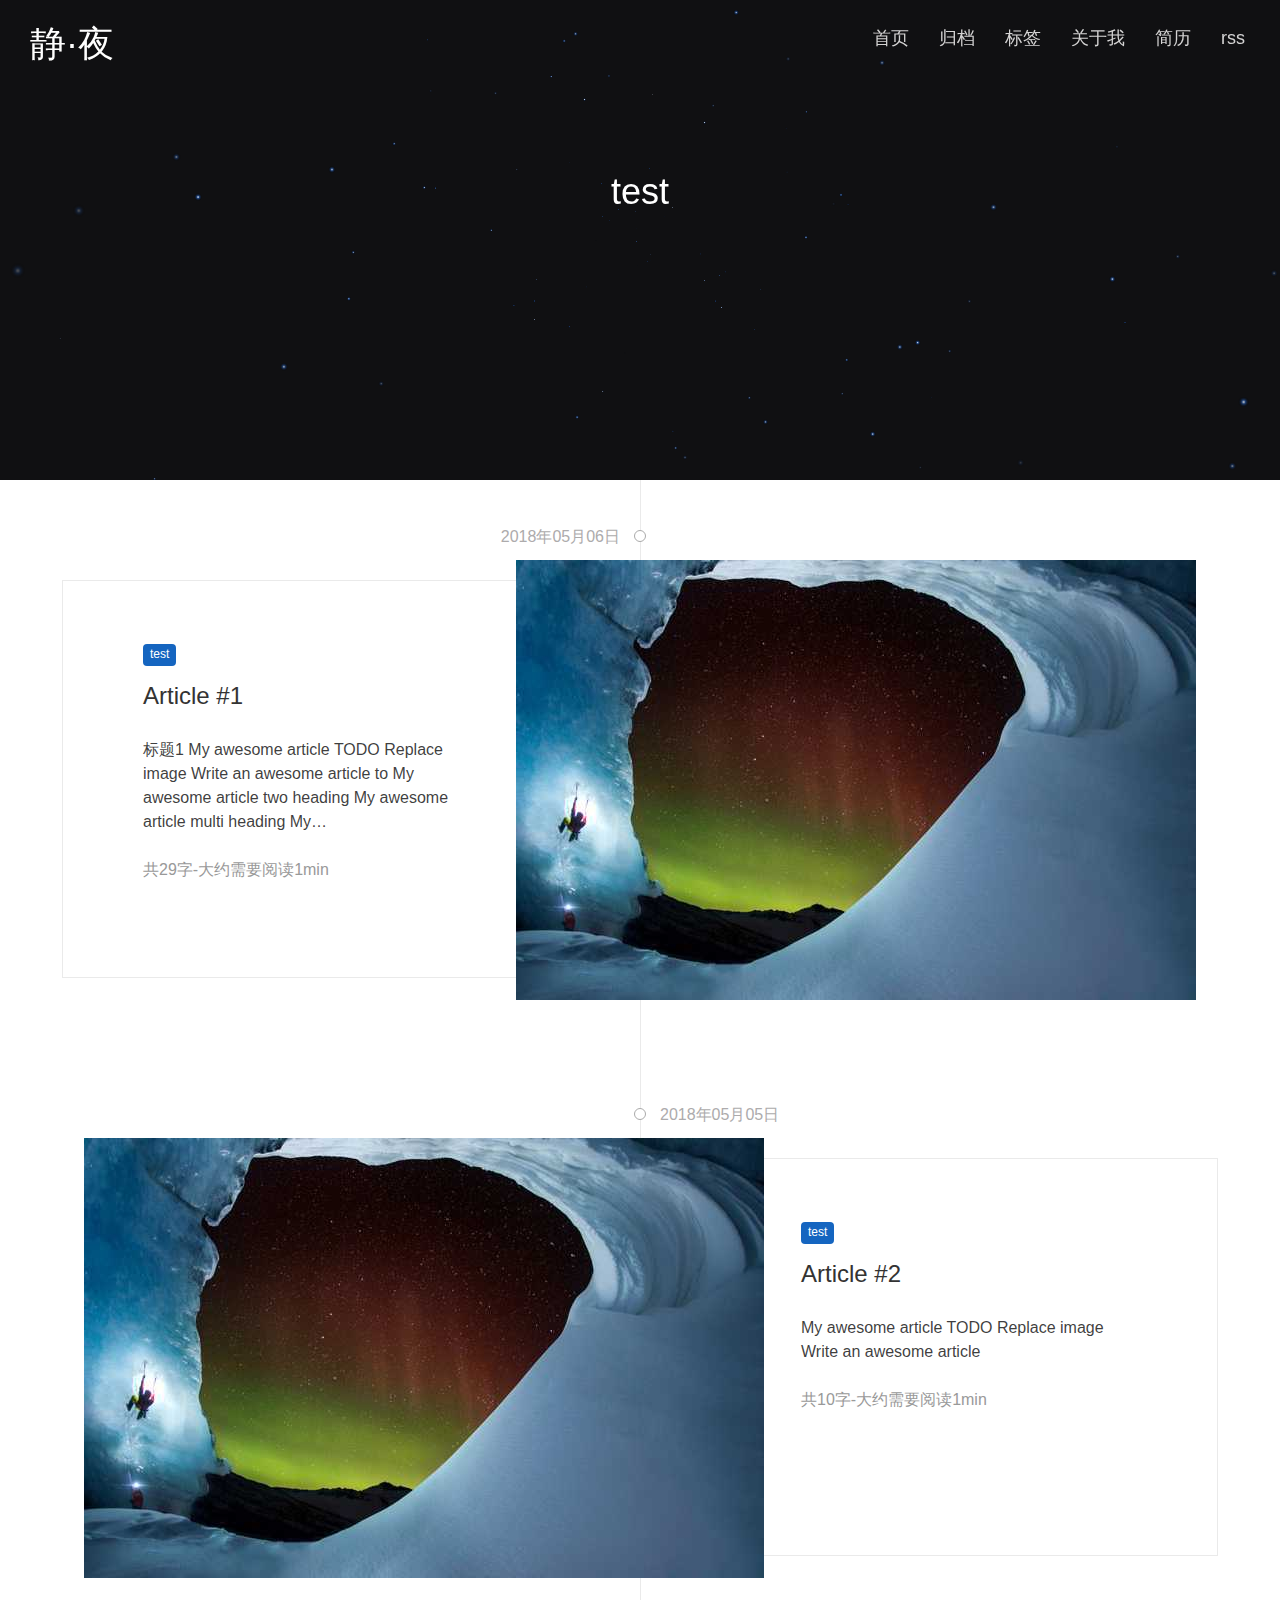
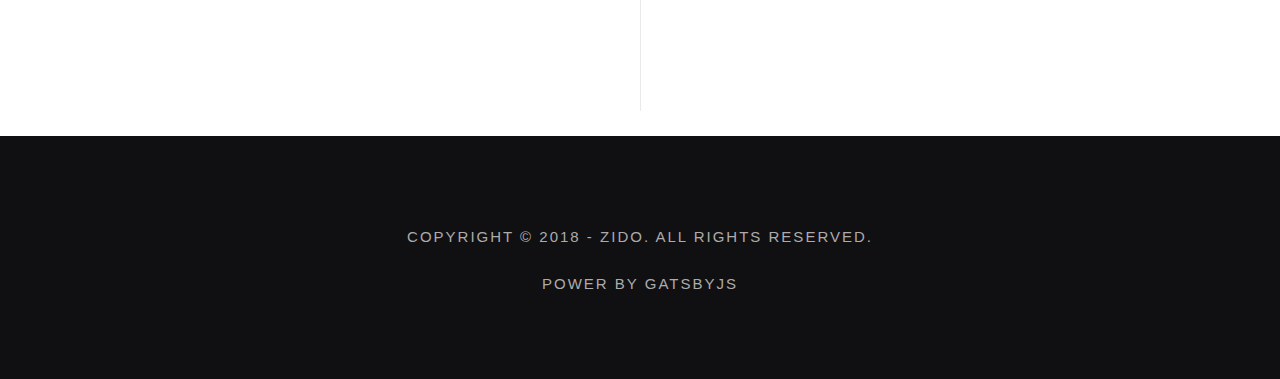
<file: blog/tag/test/index.html>
<!DOCTYPE html><html><head><meta charSet="utf-8"/><meta http-equiv="x-ua-compatible" content="ie=edge"/><meta name="viewport" content="width=device-width, initial-scale=1, shrink-to-fit=no"/><style data-href="/app.a1b116b00310bb14ebcc.css">.Layout-module--root--iEBEl{margin:0;background:#fff;overflow-y:auto;padding:0 0 20px}.Layout-module--header--3m-wz{width:100%;overflow:hidden;background-repeat:no-repeat;background-size:cover;background-position:50%}.Layout-module--header--3m-wz .Layout-module--headerBgContainer--3hYeJ{width:100%;height:100%}.Layout-module--header--3m-wz .Layout-module--headerTitle--J0kvI{color:#fff;position:absolute;top:20px;left:30px;z-index:1000}.Layout-module--header--3m-wz .Layout-module--headerTitle--J0kvI a{text-decoration:none;color:#fff}.Layout-module--banner--1MTCL{position:relative}.ityped-cursor{opacity:1;-webkit-animation:blink .5s infinite;animation:blink .5s infinite;-webkit-animation-direction:alternate;animation-direction:alternate}@keyframes blink{to{opacity:0}}@-webkit-keyframes blink{to{opacity:0}}.person-header{position:absolute;color:#fff;top:160px;left:0;right:0}.person-header .author-inner{width:auto;display:flex;align-items:center;justify-content:center}.person-header .author-inner .avatar{width:80px;height:80px;border-radius:50%}.person-header .inner-bio{text-align:center}html{box-sizing:border-box;-webkit-font-smoothing:antialiased;-moz-osx-font-smoothing:grayscale}*,:after,:before{box-sizing:inherit}body{margin:0;background-color:#101012}@media print{body{background-color:#fff}}.Header-module--header--2E8ew{width:100%;background:#101012;height:480px;overflow:hidden}.Header-module--header--2E8ew .Header-module--headerBgContainer--1gDBj{position:absolute;background-repeat:no-repeat;background-size:cover;background-position:50%;left:0;top:0;opacity:.3;width:100%;margin:0;padding:0;transition:all .3s ease-out}.Header-module--header--2E8ew .Header-module--headerTitle--1SXRu{color:#fff;position:absolute;top:20px;left:30px;z-index:1000}.Header-module--header--2E8ew .Header-module--headerTitle--1SXRu a{text-decoration:none;color:#fff}.Header-module--banner--3gwTk{position:relative}.Menu-module--menu--2mEjv{position:absolute;text-align:right;width:100%;padding:0 20px;top:8px;z-index:4;line-height:60px}.Menu-module--menu--2mEjv>ul{list-style-type:none}.Menu-module--menu--2mEjv>ul:after{content:"";display:block;clear:both}.Menu-module--menu--2mEjv>ul>li{display:inline-block;padding:0;margin:0 15px;font-size:18px;cursor:pointer}.Menu-module--menu--2mEjv>ul>li a{color:#d4d3d3;text-decoration:none;background:transparent}.Menu-module--fixPosition--ns2cM{position:fixed;right:20px;bottom:20px;z-index:1003}@media screen and (max-width:721px){.Menu-module--topPosition--su-FM{visibility:hidden}}.Menu-module--menuBtnContainer--11Iam{width:56px;height:56px;line-height:50px;text-align:center;padding:0;background:#101012;border-radius:50%;cursor:pointer;box-shadow:0 3px 5px -1px rgba(0,0,0,.2),0 6px 10px 0 rgba(0,0,0,.14),0 1px 18px 0 rgba(0,0,0,.12)}.Menu-module--menuBtn--1GD1T{position:relative;width:20px;height:20px;background:transparent;-webkit-tap-highlight-color:transparent;display:inline-block;vertical-align:middle;z-index:1002}.Menu-module--menuBtn--1GD1T div{top:50%;-webkit-transform:translateY(-50%);transform:translateY(-50%);transition:all .15s;opacity:1;position:absolute;width:100%;height:10%;background:#fff}.Menu-module--menuBtn--1GD1T:before{top:0}.Menu-module--menuBtn--1GD1T:after,.Menu-module--menuBtn--1GD1T:before{position:absolute;width:100%;height:10%;background:#fff;transition:all .3s;content:"";display:block}.Menu-module--menuBtn--1GD1T:after{bottom:0}.Menu-module--menuBtn--1GD1T.Menu-module--menuBtnActive--2-9FB:before{top:50%;-webkit-transform:translateY(-50%) rotate(135deg);transform:translateY(-50%) rotate(135deg)}.Menu-module--menuBtn--1GD1T.Menu-module--menuBtnActive--2-9FB:after{bottom:50%;-webkit-transform:translateY(50%) rotate(45deg);transform:translateY(50%) rotate(45deg)}.Menu-module--menuBtn--1GD1T.Menu-module--menuBtnActive--2-9FB div{opacity:0}.Menu-module--menuInner--1Sz4I{position:fixed;width:100%;height:100%;left:0;top:0;z-index:1001;text-align:center;overflow-x:hidden;overflow-y:auto;background:#101012;padding-top:100px}.Menu-module--menuInner--1Sz4I ul li{list-style:none}.Menu-module--menuInner--1Sz4I ul li a{text-decoration:none;display:block;font-size:22px;color:#fff}.Menu-module--menuInner--1Sz4I.Menu-module--menuExited--3ruIb{visibility:hidden}.Menu-module--menuInner--1Sz4I.Menu-module--menuShow--1D6O9{visibility:visible}.Menu-module--menuOpen--1uywN{overflow:hidden;padding-right:15px;height:100%}.Menu-module--htmlMenuOpen--_uHgu{overflow:hidden}.Menu-module--slideOutRight--3JLst{margin-left:100%;transition:margin-left .5s ease-out}@-webkit-keyframes slideInRight{0%{-webkit-transform:translate3d(100%,0,0);transform:translate3d(100%,0,0);visibility:visible}to{-webkit-transform:translateZ(0);transform:translateZ(0)}}@keyframes slideInRight{0%{-webkit-transform:translate3d(100%,0,0);transform:translate3d(100%,0,0);visibility:visible}to{-webkit-transform:translateZ(0);transform:translateZ(0)}}.slideInRight{-webkit-animation-name:slideInRight;animation-name:slideInRight}.post-inner{position:absolute;color:#fff;top:160px;left:0;right:0;text-align:center;width:auto}.post-inner .tags-header-container{width:-webkit-fit-content;width:-moz-fit-content;width:fit-content;margin:auto}.TagsCard-module--tagContainer--3O0Kr{margin-bottom:8px;position:relative}.TagsCard-module--tagContainer--3O0Kr>.TagsCard-module--tag--3Lcdx{background-color:#1565c0;color:#fff;list-style:none;display:inline-block;border-radius:4px;cursor:pointer;white-space:nowrap}.TagsCard-module--tagContainer--3O0Kr>.TagsCard-module--tag--3Lcdx:hover{background:#237bd9}.TagsCard-module--tagContainer--3O0Kr>.TagsCard-module--tag--3Lcdx a{text-decoration:none;color:#fff;padding:0 7px}.TagsCard-module--tagContainer--3O0Kr>.TagsCard-module--tag--3Lcdx.TagsCard-module--large--3ynT1{line-height:26px;height:28px;margin-right:16px;margin-bottom:8px;font-size:20px}.TagsCard-module--tagContainer--3O0Kr>.TagsCard-module--tag--3Lcdx.TagsCard-module--small--27Rlu{line-height:20px;height:22px;margin-right:8px;margin-bottom:4px;font-size:12px}.TagsCard-module--tagContainer--3O0Kr>.TagsCard-module--original--fIptn{position:absolute;background-color:rgba(242,174,67,.25);color:#f2ae43;margin-left:-33px;margin-right:10px;padding:0 6px;font-size:14px;line-height:26px;border-radius:11px}.Footer-module--footer--3yGWB{padding-bottom:60px;padding-top:90px;text-align:center;color:#fff;background:#101012}.Footer-module--footerInner--8mDc1{margin:0 auto;max-width:720px;padding:0 30px;font-size:15px;color:#adabac;letter-spacing:2px;text-transform:uppercase}@-webkit-keyframes fadeInLeft{0%{opacity:0;-webkit-transform:translate3d(-100%,0,0);transform:translate3d(-100%,0,0)}to{opacity:1;-webkit-transform:translateZ(0);transform:translateZ(0)}}@keyframes fadeInLeft{0%{opacity:0;-webkit-transform:translate3d(-100%,0,0);transform:translate3d(-100%,0,0)}to{opacity:1;-webkit-transform:translateZ(0);transform:translateZ(0)}}.fadeInLeft{-webkit-animation-name:fadeInLeft;animation-name:fadeInLeft}@-webkit-keyframes fadeOutRight{0%{opacity:1}to{opacity:0;-webkit-transform:translate3d(100%,0,0);transform:translate3d(100%,0,0)}}@keyframes fadeOutRight{0%{opacity:1}to{opacity:0;-webkit-transform:translate3d(100%,0,0);transform:translate3d(100%,0,0)}}.fadeOutRight{-webkit-animation-name:fadeOutRight;animation-name:fadeOutRight}.duration{-webkit-animation-duration:.5s;animation-duration:.5s}.hide-exit{display:none}</style><style data-href="/component---src-templates-tag-page-tsx.7eaa4b89155f2a5f38e0.css">.PostItem-module--postItem--2muIs{margin:0 auto 100px;max-width:1200px;position:relative;padding:0 20px}.PostItem-module--postItem--2muIs a{text-decoration:none;color:#333}@media screen and (min-width:1200px){.PostItem-module--postItem--2muIs:nth-child(odd){text-align:left}.PostItem-module--postItem--2muIs:nth-child(2n){text-align:right}.PostItem-module--postItem--2muIs:nth-child(odd) .PostItem-module--itemElse--175Uv{left:660px}.PostItem-module--postItem--2muIs:nth-child(2n) .PostItem-module--itemElse--175Uv{right:660px}.PostItem-module--postItem--2muIs .PostItem-module--itemElse--175Uv{position:absolute;top:20px}}.PostItem-module--postItem--2muIs .PostItem-module--timeLabel--3j1tg{position:absolute;top:-30px}.PostItem-module--postItem--2muIs .PostItem-module--timeLabel--3j1tg p{margin-top:-5px;color:#adabac}.PostItem-module--postItem--2muIs .PostItem-module--timeLabel--3j1tg:before{content:"";position:absolute;top:0;border:1px solid #aaa;width:12px;height:12px;background:#fff;border-radius:50%}.PostItem-module--postItem--2muIs:nth-child(odd) .PostItem-module--timeLabel--3j1tg{left:50%;vertical-align:middle;text-align:left}.PostItem-module--postItem--2muIs:nth-child(odd) .PostItem-module--timeLabel--3j1tg:before{left:-6px}.PostItem-module--postItem--2muIs:nth-child(odd) .PostItem-module--timeLabel--3j1tg p{margin-left:20px}.PostItem-module--postItem--2muIs:nth-child(2n) .PostItem-module--timeLabel--3j1tg{right:50%;vertical-align:middle;text-align:right}.PostItem-module--postItem--2muIs:nth-child(2n) .PostItem-module--timeLabel--3j1tg:before{right:-6px}.PostItem-module--postItem--2muIs:nth-child(2n) .PostItem-module--timeLabel--3j1tg p{margin-right:20px}.PostItem-module--itemMain--1RZNb{display:"block";position:relative}.PostItem-module--itemMain--1RZNb:hover{-webkit-text-decoration:"none";text-decoration:"none"}.PostItem-module--cover--bV-iP{display:inline-block;overflow:hidden;max-width:100%;position:relative;z-index:3}.PostItem-module--cover--bV-iP img{width:680px}.PostItem-module--itemElse--175Uv{text-decoration:none;background:#fff;height:398px;width:498px;margin:0;text-align:left;padding:60px 80px 20px;border:1px solid #eaeaea}.PostItem-module--itemElse--175Uv p.PostItem-module--first-child--3pGfQ{color:#999;font-size:12px;margin:80px 0 0 80px}@media screen and (max-width:1199px){.PostItem-module--itemMain--1RZNb{text-align:center;padding:16px;box-shadow:0 1px 3px 0 rgba(0,0,0,.2),0 1px 1px 0 rgba(0,0,0,.14),0 2px 1px -1px rgba(0,0,0,.12);background:#fff}.PostItem-module--cover--bV-iP,.PostItem-module--cover--bV-iP a{display:block}.PostItem-module--itemElse--175Uv{width:100%;border:none;padding:5px 0 20px;height:auto}}@media (min-width:600px){.PostItem-module--itemMain--1RZNb{padding-left:24px;padding-right:24px}}.PostItem-module--here--_jZwl{position:absolute;left:80;bottom:80;color:#999;font-size:12}.blog-module--indexContent--JWfzm{padding-top:80px;position:relative;overflow:hidden}.blog-module--indexContent--JWfzm:before{content:"";display:block;width:1px;height:100%;position:absolute;left:50%;top:-5px;background:#eaeaea}.pagination{text-align:center;background:#fff;padding-top:10px;position:relative}.pagination a{border-radius:4px;-webkit-user-select:none;-moz-user-select:none;-ms-user-select:none;user-select:none;min-width:32px;height:32px;line-height:30px;text-align:center;list-style:none;display:inline-block;vertical-align:middle;border:1px solid #d9d9d9;background-color:#fff;margin:0 4px;font-family:Arial;outline:0;text-decoration:none;color:#000}.pagination span{margin:0 4px}.pagination a.active{border-color:#237bd9;color:#237bd9}.pagination a:hover{transition:all .3s;border-color:#1565c0;color:#1565c0}</style><meta name="generator" content="Gatsby 2.0.73"/><style id="typography.js">html{font-family:sans-serif;-ms-text-size-adjust:100%;-webkit-text-size-adjust:100%}body{margin:0}article,aside,details,figcaption,figure,footer,header,main,menu,nav,section,summary{display:block}audio,canvas,progress,video{display:inline-block}audio:not([controls]){display:none;height:0}progress{vertical-align:baseline}[hidden],template{display:none}a{background-color:transparent;-webkit-text-decoration-skip:objects}a:active,a:hover{outline-width:0}abbr[title]{border-bottom:none;text-decoration:underline;text-decoration:underline dotted}b,strong{font-weight:inherit;font-weight:bolder}dfn{font-style:italic}h1{font-size:2em;margin:.67em 0}mark{background-color:#ff0;color:#000}small{font-size:80%}sub,sup{font-size:75%;line-height:0;position:relative;vertical-align:baseline}sub{bottom:-.25em}sup{top:-.5em}img{border-style:none}svg:not(:root){overflow:hidden}code,kbd,pre,samp{font-family:monospace,monospace;font-size:1em}figure{margin:1em 40px}hr{box-sizing:content-box;height:0;overflow:visible}button,input,optgroup,select,textarea{font:inherit;margin:0}optgroup{font-weight:700}button,input{overflow:visible}button,select{text-transform:none}[type=reset],[type=submit],button,html [type=button]{-webkit-appearance:button}[type=button]::-moz-focus-inner,[type=reset]::-moz-focus-inner,[type=submit]::-moz-focus-inner,button::-moz-focus-inner{border-style:none;padding:0}[type=button]:-moz-focusring,[type=reset]:-moz-focusring,[type=submit]:-moz-focusring,button:-moz-focusring{outline:1px dotted ButtonText}fieldset{border:1px solid silver;margin:0 2px;padding:.35em .625em .75em}legend{box-sizing:border-box;color:inherit;display:table;max-width:100%;padding:0;white-space:normal}textarea{overflow:auto}[type=checkbox],[type=radio]{box-sizing:border-box;padding:0}[type=number]::-webkit-inner-spin-button,[type=number]::-webkit-outer-spin-button{height:auto}[type=search]{-webkit-appearance:textfield;outline-offset:-2px}[type=search]::-webkit-search-cancel-button,[type=search]::-webkit-search-decoration{-webkit-appearance:none}::-webkit-input-placeholder{color:inherit;opacity:.54}::-webkit-file-upload-button{-webkit-appearance:button;font:inherit}html{font:100%/1.5 -apple-system,'BlinkMacSystemFont','Segoe UI','Roboto','Oxygen','Ubuntu','Cantarell','Fira Sans','Droid Sans','Helvetica Neue',sans-serif;box-sizing:border-box;overflow-y:scroll;}*{box-sizing:inherit;}*:before{box-sizing:inherit;}*:after{box-sizing:inherit;}body{color:hsla(204,12.449720506%,0%,0.77);font-family:-apple-system,'BlinkMacSystemFont','Segoe UI','Roboto','Oxygen','Ubuntu','Cantarell','Fira Sans','Droid Sans','Helvetica Neue',sans-serif;font-weight:400;word-wrap:break-word;font-kerning:normal;-moz-font-feature-settings:"kern", "liga", "clig", "calt";-ms-font-feature-settings:"kern", "liga", "clig", "calt";-webkit-font-feature-settings:"kern", "liga", "clig", "calt";font-feature-settings:"kern", "liga", "clig", "calt";}img{max-width:100%;margin-left:0;margin-right:0;margin-top:0;padding-bottom:0;padding-left:0;padding-right:0;padding-top:0;margin-bottom:1.5rem;}h1{margin-left:0;margin-right:0;margin-top:0;padding-bottom:0;padding-left:0;padding-right:0;padding-top:0;margin-bottom:1.5rem;color:inherit;font-family:-apple-system,'BlinkMacSystemFont','Segoe UI','Roboto','Oxygen','Ubuntu','Cantarell','Fira Sans','Droid Sans','Helvetica Neue',sans-serif;font-weight:500;text-rendering:optimizeLegibility;font-size:2.25rem;line-height:3rem;}h2{margin-left:0;margin-right:0;margin-top:0;padding-bottom:0;padding-left:0;padding-right:0;padding-top:0;margin-bottom:1.5rem;color:inherit;font-family:-apple-system,'BlinkMacSystemFont','Segoe UI','Roboto','Oxygen','Ubuntu','Cantarell','Fira Sans','Droid Sans','Helvetica Neue',sans-serif;font-weight:500;text-rendering:optimizeLegibility;font-size:1.83712rem;line-height:2.25rem;}h3{margin-left:0;margin-right:0;margin-top:0;padding-bottom:0;padding-left:0;padding-right:0;padding-top:0;margin-bottom:1.5rem;color:inherit;font-family:-apple-system,'BlinkMacSystemFont','Segoe UI','Roboto','Oxygen','Ubuntu','Cantarell','Fira Sans','Droid Sans','Helvetica Neue',sans-serif;font-weight:500;text-rendering:optimizeLegibility;font-size:1.5rem;line-height:2.25rem;}h4{margin-left:0;margin-right:0;margin-top:0;padding-bottom:0;padding-left:0;padding-right:0;padding-top:0;margin-bottom:1.5rem;color:inherit;font-family:-apple-system,'BlinkMacSystemFont','Segoe UI','Roboto','Oxygen','Ubuntu','Cantarell','Fira Sans','Droid Sans','Helvetica Neue',sans-serif;font-weight:500;text-rendering:optimizeLegibility;font-size:1.14471rem;line-height:1.5rem;}h5{margin-left:0;margin-right:0;margin-top:0;padding-bottom:0;padding-left:0;padding-right:0;padding-top:0;margin-bottom:1.5rem;color:inherit;font-family:-apple-system,'BlinkMacSystemFont','Segoe UI','Roboto','Oxygen','Ubuntu','Cantarell','Fira Sans','Droid Sans','Helvetica Neue',sans-serif;font-weight:500;text-rendering:optimizeLegibility;font-size:0.87358rem;line-height:1.5rem;}h6{margin-left:0;margin-right:0;margin-top:0;padding-bottom:0;padding-left:0;padding-right:0;padding-top:0;margin-bottom:1.5rem;color:inherit;font-family:-apple-system,'BlinkMacSystemFont','Segoe UI','Roboto','Oxygen','Ubuntu','Cantarell','Fira Sans','Droid Sans','Helvetica Neue',sans-serif;font-weight:500;text-rendering:optimizeLegibility;font-size:0.76314rem;line-height:1.5rem;}hgroup{margin-left:0;margin-right:0;margin-top:0;padding-bottom:0;padding-left:0;padding-right:0;padding-top:0;margin-bottom:1.5rem;}ul{margin-left:1.5rem;margin-right:0;margin-top:0;padding-bottom:0;padding-left:0;padding-right:0;padding-top:0;margin-bottom:1.5rem;list-style-position:outside;list-style-image:none;}ol{margin-left:1.5rem;margin-right:0;margin-top:0;padding-bottom:0;padding-left:0;padding-right:0;padding-top:0;margin-bottom:1.5rem;list-style-position:outside;list-style-image:none;}dl{margin-left:0;margin-right:0;margin-top:0;padding-bottom:0;padding-left:0;padding-right:0;padding-top:0;margin-bottom:1.5rem;}dd{margin-left:0;margin-right:0;margin-top:0;padding-bottom:0;padding-left:0;padding-right:0;padding-top:0;margin-bottom:1.5rem;}p{margin-left:0;margin-right:0;margin-top:0;padding-bottom:0;padding-left:0;padding-right:0;padding-top:0;margin-bottom:1.5rem;}figure{margin-left:0;margin-right:0;margin-top:0;padding-bottom:0;padding-left:0;padding-right:0;padding-top:0;margin-bottom:1.5rem;}pre{margin-left:0;margin-right:0;margin-top:0;padding-bottom:0;padding-left:0;padding-right:0;padding-top:0;margin-bottom:1.5rem;font-size:0.85rem;line-height:1.5rem;}table{margin-left:0;margin-right:0;margin-top:0;padding-bottom:0;padding-left:0;padding-right:0;padding-top:0;margin-bottom:1.5rem;font-size:1rem;line-height:1.5rem;border-collapse:collapse;width:100%;}fieldset{margin-left:0;margin-right:0;margin-top:0;padding-bottom:0;padding-left:0;padding-right:0;padding-top:0;margin-bottom:1.5rem;}blockquote{margin-left:1.5rem;margin-right:1.5rem;margin-top:0;padding-bottom:0.5rem;padding-left:1rem;padding-right:1rem;padding-top:0.5rem;margin-bottom:1.5rem;font-size:1.22474rem;line-height:1.5rem;border-left:0.25rem solid #eceeef;}form{margin-left:0;margin-right:0;margin-top:0;padding-bottom:0;padding-left:0;padding-right:0;padding-top:0;margin-bottom:1.5rem;}noscript{margin-left:0;margin-right:0;margin-top:0;padding-bottom:0;padding-left:0;padding-right:0;padding-top:0;margin-bottom:1.5rem;}iframe{margin-left:0;margin-right:0;margin-top:0;padding-bottom:0;padding-left:0;padding-right:0;padding-top:0;margin-bottom:1.5rem;}hr{margin-left:0;margin-right:0;margin-top:0;padding-bottom:0;padding-left:0;padding-right:0;padding-top:0;margin-bottom:calc(1.5rem - 1px);background:hsla(0,0%,0%,0.2);border:none;height:1px;}address{margin-left:0;margin-right:0;margin-top:0;padding-bottom:0;padding-left:0;padding-right:0;padding-top:0;margin-bottom:1.5rem;}b{font-weight:bold;}strong{font-weight:bold;}dt{font-weight:bold;}th{font-weight:bold;}li{margin-bottom:calc(1.5rem / 2);}ol li{padding-left:0;}ul li{padding-left:0;}li > ol{margin-left:1.5rem;margin-bottom:calc(1.5rem / 2);margin-top:calc(1.5rem / 2);}li > ul{margin-left:1.5rem;margin-bottom:calc(1.5rem / 2);margin-top:calc(1.5rem / 2);}blockquote *:last-child{margin-bottom:0;}li *:last-child{margin-bottom:0;}p *:last-child{margin-bottom:0;}li > p{margin-bottom:calc(1.5rem / 2);}code{font-size:0.85rem;line-height:1.5rem;}kbd{font-size:0.85rem;line-height:1.5rem;}samp{font-size:0.85rem;line-height:1.5rem;}abbr{border-bottom:1px dotted hsla(0,0%,0%,0.5);cursor:help;}acronym{border-bottom:1px dotted hsla(0,0%,0%,0.5);cursor:help;}abbr[title]{border-bottom:1px dotted hsla(0,0%,0%,0.5);cursor:help;text-decoration:none;}thead{text-align:left;}td,th{text-align:left;border-bottom:1px solid hsla(0,0%,0%,0.12);font-feature-settings:"tnum";-moz-font-feature-settings:"tnum";-ms-font-feature-settings:"tnum";-webkit-font-feature-settings:"tnum";padding-left:1rem;padding-right:1rem;padding-top:0.75rem;padding-bottom:calc(0.75rem - 1px);}th:first-child,td:first-child{padding-left:0;}th:last-child,td:last-child{padding-right:0;}blockquote > :last-child{margin-bottom:0;}blockquote cite{font-size:1rem;line-height:1.5rem;color:hsla(204,5.275997423999999%,0%,0.46);font-weight:400;font-style:normal;}</style><link rel="shortcut icon" href="/icons/icon-48x48.png"/><link rel="manifest" href="/manifest.webmanifest"/><meta name="theme-color" content="#101012"/><style type="text/css">
    .anchor {
      float: left;
      padding-right: 4px;
      margin-left: -20px;
    }
    h1 .anchor svg,
    h2 .anchor svg,
    h3 .anchor svg,
    h4 .anchor svg,
    h5 .anchor svg,
    h6 .anchor svg {
      visibility: hidden;
    }
    h1:hover .anchor svg,
    h2:hover .anchor svg,
    h3:hover .anchor svg,
    h4:hover .anchor svg,
    h5:hover .anchor svg,
    h6:hover .anchor svg,
    h1 .anchor:focus svg,
    h2 .anchor:focus svg,
    h3 .anchor:focus svg,
    h4 .anchor:focus svg,
    h5 .anchor:focus svg,
    h6 .anchor:focus svg {
      visibility: visible;
    }
  </style><script>
    function getElementTop(el) {
      var actualTop = el.offsetTop
    
      var current = el.offsetParent
    
      while (current !== null) {
        actualTop += current.offsetTop
    
        current = current.offsetParent
      }
    
      return actualTop
    }
    
    document.addEventListener("DOMContentLoaded", function(event) {
      var hash = window.decodeURI(location.hash.replace('#', ''))
      if (hash !== '') {
        var element = document.querySelector('[data-id=' + hash + ']')
        if (element) {
          var offset = getElementTop(element)
          // Wait for the browser to finish rendering before scrolling.
          setTimeout((function() {
            window.scrollTo(0, offset)
          }), 0)
        }
      }
    })
  </script><link rel="alternate" type="application/rss+xml" href="/rss.xml"/><link as="script" rel="preload" href="/component---src-templates-tag-page-tsx-e496f37ab9cfe099b36c.js"/><link as="script" rel="preload" href="/app-541d34aa99744482cb09.js"/><link as="script" rel="preload" href="/webpack-runtime-031bf793ef1a05be1ce2.js"/><link as="fetch" rel="preload" href="/static/d/129/path---blog-tag-test-63-b-453-rijzUzwP1PWWiWSPOuzD0fLb4w.json" crossOrigin="use-credentials"/></head><body><div id="___gatsby"><div style="outline:none" tabindex="-1" role="group"><div><div class="Layout-module--root--iEBEl"><header class="Header-module--header--2E8ew"><nav class="Menu-module--menu--2mEjv"><ul class="Menu-module--topPosition--su-FM"><li><a href="/">首页</a></li><li><a href="/archives/">归档</a></li><li><a href="/tags/">标签</a></li><li><a href="/about">关于我</a></li><li><a href="http://resume.zido.site" target="_blank">简历</a></li><li><a href="/rss.xml" target="_blank">rss</a></li></ul><div class="Menu-module--fixPosition--ns2cM"><div class="Menu-module--menuBtnContainer--11Iam"><div class="Menu-module--menuBtn--1GD1T"><div></div></div></div></div></nav><h1 class="Header-module--headerTitle--1SXRu"><a href="/">静·夜</a></h1><div class="Header-module--banner--3gwTk"><canvas width="0" height="480"></canvas><div class="Header-module--headerBgContainer--1gDBj" style="background-image:url(/static/a66c4cc4c977995178194d919a6a9208/78c71/UKSomerset_ZH-CN2587621995_1920x1080.jpg)"></div><div id="main-header"></div><div class="post-inner"><div class="tags-header-container"><div class="TagsCard-module--tagContainer--3O0Kr"><div title="原创内容" class="TagsCard-module--original--fIptn">原</div><span class="TagsCard-module--tag--3Lcdx TagsCard-module--small--27Rlu"><a href="/blog/tag/first/">first</a></span><span class="TagsCard-module--tag--3Lcdx TagsCard-module--small--27Rlu"><a href="/blog/tag/welcome/">welcome</a></span></div></div><h1>Welcoming</h1></div></div></header><div><div><div class="blog-module--indexContent--JWfzm"><div></div><div class="PostItem-module--postItem--2muIs"><div class="PostItem-module--timeLabel--3j1tg"><p>2018年05月06日</p></div><div class="PostItem-module--itemMain--1RZNb"><div class="PostItem-module--cover--bV-iP"><a href="/blog/2018-05-02--article-1/"><img src="/static/2c5adef16f5b7ec175a482a78ba198b3/1d1bb/header.jpg" srcSet="/static/2c5adef16f5b7ec175a482a78ba198b3/1d1bb/header.jpg 1x,
/static/2c5adef16f5b7ec175a482a78ba198b3/fae5b/header.jpg 1.5x,
/static/2c5adef16f5b7ec175a482a78ba198b3/7ae54/header.jpg 2x"/></a></div><div class="PostItem-module--itemElse--175Uv"><div class="TagsCard-module--tagContainer--3O0Kr"><span class="TagsCard-module--tag--3Lcdx TagsCard-module--small--27Rlu"><a aria-current="page" class="" href="/blog/tag/test/">test</a></span></div><h3><a href="/blog/2018-05-02--article-1/">Article #1</a></h3><p>标题1 My awesome article TODO Replace image Write an awesome article to My awesome article two heading My awesome article multi heading My…</p><p class="PostItem-module--here--_jZwl">共<!-- -->29<!-- -->字-大约需要阅读<!-- -->1<!-- -->min</p></div></div></div><div class="PostItem-module--postItem--2muIs"><div class="PostItem-module--timeLabel--3j1tg"><p>2018年05月05日</p></div><div class="PostItem-module--itemMain--1RZNb"><div class="PostItem-module--cover--bV-iP"><a href="/blog/2018-05-02--article-2/"><img src="/static/2c5adef16f5b7ec175a482a78ba198b3/1d1bb/header.jpg" srcSet="/static/2c5adef16f5b7ec175a482a78ba198b3/1d1bb/header.jpg 1x,
/static/2c5adef16f5b7ec175a482a78ba198b3/fae5b/header.jpg 1.5x,
/static/2c5adef16f5b7ec175a482a78ba198b3/7ae54/header.jpg 2x"/></a></div><div class="PostItem-module--itemElse--175Uv"><div class="TagsCard-module--tagContainer--3O0Kr"><span class="TagsCard-module--tag--3Lcdx TagsCard-module--small--27Rlu"><a aria-current="page" class="" href="/blog/tag/test/">test</a></span></div><h3><a href="/blog/2018-05-02--article-2/">Article #2</a></h3><p>My awesome article TODO Replace image Write an awesome article</p><p class="PostItem-module--here--_jZwl">共<!-- -->10<!-- -->字-大约需要阅读<!-- -->1<!-- -->min</p></div></div></div></div></div></div></div><footer class="Footer-module--footer--3yGWB"><div class="Footer-module--footerInner--8mDc1" data-reactid="130"><p>Copyright © 2018 - <!-- -->zido<!-- -->. All Rights Reserved. </p><p>power by GatsbyJs</p></div></footer></div></div></div><script>
  
  
  if(true) {
    (function(i,s,o,g,r,a,m){i['GoogleAnalyticsObject']=r;i[r]=i[r]||function(){
    (i[r].q=i[r].q||[]).push(arguments)},i[r].l=1*new Date();a=s.createElement(o),
    m=s.getElementsByTagName(o)[0];a.async=1;a.src=g;m.parentNode.insertBefore(a,m)
    })(window,document,'script','https://www.google-analytics.com/analytics.js','ga');
  }
  if (typeof ga === "function") {
    ga('create', 'UA-120357572-1', 'auto', {});
      
      }
      </script><script id="gatsby-script-loader">/*<![CDATA[*/window.page={"componentChunkName":"component---src-templates-tag-page-tsx","jsonName":"blog-tag-test-63b","path":"/blog/tag/test/"};window.dataPath="129/path---blog-tag-test-63-b-453-rijzUzwP1PWWiWSPOuzD0fLb4w";/*]]>*/</script><script id="gatsby-chunk-mapping">/*<![CDATA[*/window.___chunkMapping={"app":["/app.a1b116b00310bb14ebcc.css","/app-541d34aa99744482cb09.js"],"component---node-modules-gatsby-plugin-offline-app-shell-js":["/component---node-modules-gatsby-plugin-offline-app-shell-js-2f04a4922b835d4bf736.js"],"component---src-templates-blog-post-tsx":["/component---src-templates-blog-post-tsx.bdd996877097e9c10c16.css","/component---src-templates-blog-post-tsx-c01b315eae86fb5ddb43.js"],"component---src-templates-tag-page-tsx":["/component---src-templates-tag-page-tsx.7eaa4b89155f2a5f38e0.css","/component---src-templates-tag-page-tsx-e496f37ab9cfe099b36c.js"],"component---src-templates-blog-page-tsx":["/component---src-templates-blog-page-tsx.7eaa4b89155f2a5f38e0.css","/component---src-templates-blog-page-tsx-a9b492d0b4873cfabe8a.js"],"component---src-templates-blog-archives-tsx":["/component---src-templates-blog-archives-tsx.6ef3d45906464fbb9b47.css","/component---src-templates-blog-archives-tsx-f3314fbfb56bd464f80e.js"],"component---src-pages-404-tsx":["/component---src-pages-404-tsx.1c26b140cc34f86d0ceb.css","/component---src-pages-404-tsx-cff8f28fb85208cfb880.js"],"component---src-pages-drafts-tsx":["/component---src-pages-drafts-tsx.7eaa4b89155f2a5f38e0.css","/component---src-pages-drafts-tsx-07434212ce29f0b83047.js"],"component---src-pages-index-tsx":["/component---src-pages-index-tsx.7eaa4b89155f2a5f38e0.css","/component---src-pages-index-tsx-18581e565707bdd4d9ed.js"],"component---src-pages-tags-tsx":["/component---src-pages-tags-tsx.1c26b140cc34f86d0ceb.css","/component---src-pages-tags-tsx-c23670cf91da67a73b23.js"]};/*]]>*/</script><script src="/webpack-runtime-031bf793ef1a05be1ce2.js" async=""></script><script src="/app-541d34aa99744482cb09.js" async=""></script><script src="/component---src-templates-tag-page-tsx-e496f37ab9cfe099b36c.js" async=""></script></body></html>
</file>
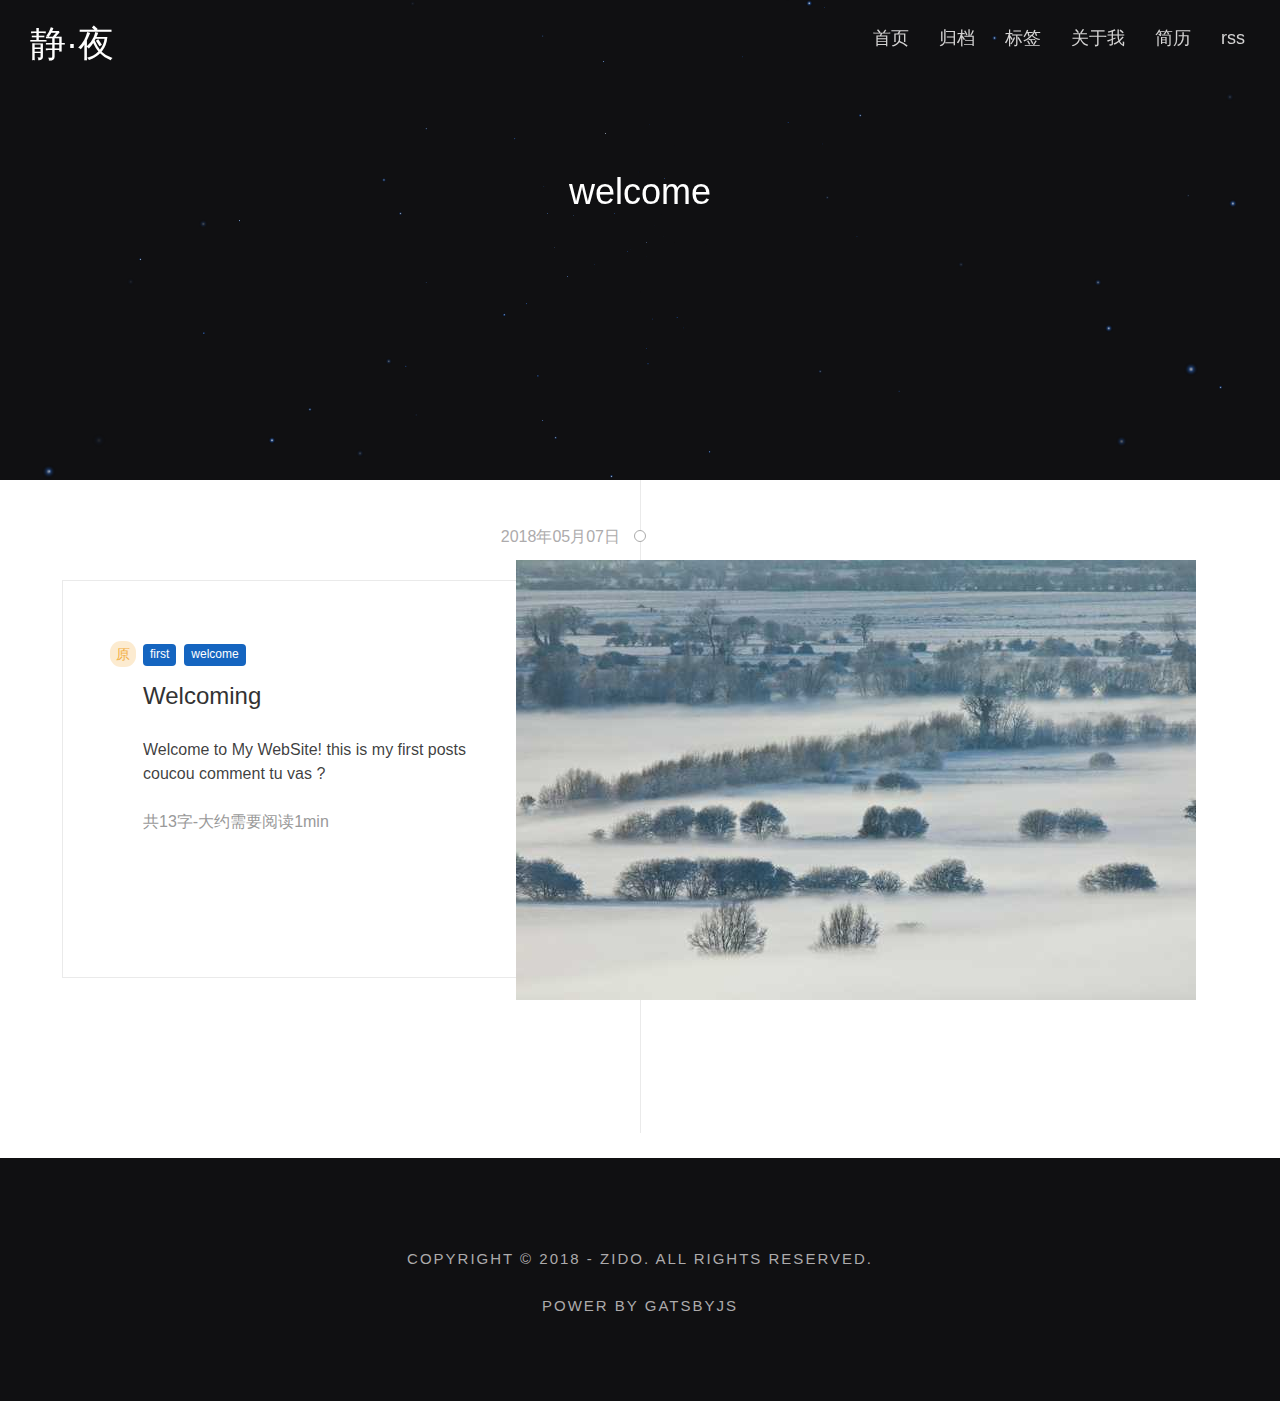
<file: blog/tag/welcome/index.html>
<!DOCTYPE html><html><head><meta charSet="utf-8"/><meta http-equiv="x-ua-compatible" content="ie=edge"/><meta name="viewport" content="width=device-width, initial-scale=1, shrink-to-fit=no"/><style data-href="/app.a1b116b00310bb14ebcc.css">.Layout-module--root--iEBEl{margin:0;background:#fff;overflow-y:auto;padding:0 0 20px}.Layout-module--header--3m-wz{width:100%;overflow:hidden;background-repeat:no-repeat;background-size:cover;background-position:50%}.Layout-module--header--3m-wz .Layout-module--headerBgContainer--3hYeJ{width:100%;height:100%}.Layout-module--header--3m-wz .Layout-module--headerTitle--J0kvI{color:#fff;position:absolute;top:20px;left:30px;z-index:1000}.Layout-module--header--3m-wz .Layout-module--headerTitle--J0kvI a{text-decoration:none;color:#fff}.Layout-module--banner--1MTCL{position:relative}.ityped-cursor{opacity:1;-webkit-animation:blink .5s infinite;animation:blink .5s infinite;-webkit-animation-direction:alternate;animation-direction:alternate}@keyframes blink{to{opacity:0}}@-webkit-keyframes blink{to{opacity:0}}.person-header{position:absolute;color:#fff;top:160px;left:0;right:0}.person-header .author-inner{width:auto;display:flex;align-items:center;justify-content:center}.person-header .author-inner .avatar{width:80px;height:80px;border-radius:50%}.person-header .inner-bio{text-align:center}html{box-sizing:border-box;-webkit-font-smoothing:antialiased;-moz-osx-font-smoothing:grayscale}*,:after,:before{box-sizing:inherit}body{margin:0;background-color:#101012}@media print{body{background-color:#fff}}.Header-module--header--2E8ew{width:100%;background:#101012;height:480px;overflow:hidden}.Header-module--header--2E8ew .Header-module--headerBgContainer--1gDBj{position:absolute;background-repeat:no-repeat;background-size:cover;background-position:50%;left:0;top:0;opacity:.3;width:100%;margin:0;padding:0;transition:all .3s ease-out}.Header-module--header--2E8ew .Header-module--headerTitle--1SXRu{color:#fff;position:absolute;top:20px;left:30px;z-index:1000}.Header-module--header--2E8ew .Header-module--headerTitle--1SXRu a{text-decoration:none;color:#fff}.Header-module--banner--3gwTk{position:relative}.Menu-module--menu--2mEjv{position:absolute;text-align:right;width:100%;padding:0 20px;top:8px;z-index:4;line-height:60px}.Menu-module--menu--2mEjv>ul{list-style-type:none}.Menu-module--menu--2mEjv>ul:after{content:"";display:block;clear:both}.Menu-module--menu--2mEjv>ul>li{display:inline-block;padding:0;margin:0 15px;font-size:18px;cursor:pointer}.Menu-module--menu--2mEjv>ul>li a{color:#d4d3d3;text-decoration:none;background:transparent}.Menu-module--fixPosition--ns2cM{position:fixed;right:20px;bottom:20px;z-index:1003}@media screen and (max-width:721px){.Menu-module--topPosition--su-FM{visibility:hidden}}.Menu-module--menuBtnContainer--11Iam{width:56px;height:56px;line-height:50px;text-align:center;padding:0;background:#101012;border-radius:50%;cursor:pointer;box-shadow:0 3px 5px -1px rgba(0,0,0,.2),0 6px 10px 0 rgba(0,0,0,.14),0 1px 18px 0 rgba(0,0,0,.12)}.Menu-module--menuBtn--1GD1T{position:relative;width:20px;height:20px;background:transparent;-webkit-tap-highlight-color:transparent;display:inline-block;vertical-align:middle;z-index:1002}.Menu-module--menuBtn--1GD1T div{top:50%;-webkit-transform:translateY(-50%);transform:translateY(-50%);transition:all .15s;opacity:1;position:absolute;width:100%;height:10%;background:#fff}.Menu-module--menuBtn--1GD1T:before{top:0}.Menu-module--menuBtn--1GD1T:after,.Menu-module--menuBtn--1GD1T:before{position:absolute;width:100%;height:10%;background:#fff;transition:all .3s;content:"";display:block}.Menu-module--menuBtn--1GD1T:after{bottom:0}.Menu-module--menuBtn--1GD1T.Menu-module--menuBtnActive--2-9FB:before{top:50%;-webkit-transform:translateY(-50%) rotate(135deg);transform:translateY(-50%) rotate(135deg)}.Menu-module--menuBtn--1GD1T.Menu-module--menuBtnActive--2-9FB:after{bottom:50%;-webkit-transform:translateY(50%) rotate(45deg);transform:translateY(50%) rotate(45deg)}.Menu-module--menuBtn--1GD1T.Menu-module--menuBtnActive--2-9FB div{opacity:0}.Menu-module--menuInner--1Sz4I{position:fixed;width:100%;height:100%;left:0;top:0;z-index:1001;text-align:center;overflow-x:hidden;overflow-y:auto;background:#101012;padding-top:100px}.Menu-module--menuInner--1Sz4I ul li{list-style:none}.Menu-module--menuInner--1Sz4I ul li a{text-decoration:none;display:block;font-size:22px;color:#fff}.Menu-module--menuInner--1Sz4I.Menu-module--menuExited--3ruIb{visibility:hidden}.Menu-module--menuInner--1Sz4I.Menu-module--menuShow--1D6O9{visibility:visible}.Menu-module--menuOpen--1uywN{overflow:hidden;padding-right:15px;height:100%}.Menu-module--htmlMenuOpen--_uHgu{overflow:hidden}.Menu-module--slideOutRight--3JLst{margin-left:100%;transition:margin-left .5s ease-out}@-webkit-keyframes slideInRight{0%{-webkit-transform:translate3d(100%,0,0);transform:translate3d(100%,0,0);visibility:visible}to{-webkit-transform:translateZ(0);transform:translateZ(0)}}@keyframes slideInRight{0%{-webkit-transform:translate3d(100%,0,0);transform:translate3d(100%,0,0);visibility:visible}to{-webkit-transform:translateZ(0);transform:translateZ(0)}}.slideInRight{-webkit-animation-name:slideInRight;animation-name:slideInRight}.post-inner{position:absolute;color:#fff;top:160px;left:0;right:0;text-align:center;width:auto}.post-inner .tags-header-container{width:-webkit-fit-content;width:-moz-fit-content;width:fit-content;margin:auto}.TagsCard-module--tagContainer--3O0Kr{margin-bottom:8px;position:relative}.TagsCard-module--tagContainer--3O0Kr>.TagsCard-module--tag--3Lcdx{background-color:#1565c0;color:#fff;list-style:none;display:inline-block;border-radius:4px;cursor:pointer;white-space:nowrap}.TagsCard-module--tagContainer--3O0Kr>.TagsCard-module--tag--3Lcdx:hover{background:#237bd9}.TagsCard-module--tagContainer--3O0Kr>.TagsCard-module--tag--3Lcdx a{text-decoration:none;color:#fff;padding:0 7px}.TagsCard-module--tagContainer--3O0Kr>.TagsCard-module--tag--3Lcdx.TagsCard-module--large--3ynT1{line-height:26px;height:28px;margin-right:16px;margin-bottom:8px;font-size:20px}.TagsCard-module--tagContainer--3O0Kr>.TagsCard-module--tag--3Lcdx.TagsCard-module--small--27Rlu{line-height:20px;height:22px;margin-right:8px;margin-bottom:4px;font-size:12px}.TagsCard-module--tagContainer--3O0Kr>.TagsCard-module--original--fIptn{position:absolute;background-color:rgba(242,174,67,.25);color:#f2ae43;margin-left:-33px;margin-right:10px;padding:0 6px;font-size:14px;line-height:26px;border-radius:11px}.Footer-module--footer--3yGWB{padding-bottom:60px;padding-top:90px;text-align:center;color:#fff;background:#101012}.Footer-module--footerInner--8mDc1{margin:0 auto;max-width:720px;padding:0 30px;font-size:15px;color:#adabac;letter-spacing:2px;text-transform:uppercase}@-webkit-keyframes fadeInLeft{0%{opacity:0;-webkit-transform:translate3d(-100%,0,0);transform:translate3d(-100%,0,0)}to{opacity:1;-webkit-transform:translateZ(0);transform:translateZ(0)}}@keyframes fadeInLeft{0%{opacity:0;-webkit-transform:translate3d(-100%,0,0);transform:translate3d(-100%,0,0)}to{opacity:1;-webkit-transform:translateZ(0);transform:translateZ(0)}}.fadeInLeft{-webkit-animation-name:fadeInLeft;animation-name:fadeInLeft}@-webkit-keyframes fadeOutRight{0%{opacity:1}to{opacity:0;-webkit-transform:translate3d(100%,0,0);transform:translate3d(100%,0,0)}}@keyframes fadeOutRight{0%{opacity:1}to{opacity:0;-webkit-transform:translate3d(100%,0,0);transform:translate3d(100%,0,0)}}.fadeOutRight{-webkit-animation-name:fadeOutRight;animation-name:fadeOutRight}.duration{-webkit-animation-duration:.5s;animation-duration:.5s}.hide-exit{display:none}</style><style data-href="/component---src-templates-tag-page-tsx.7eaa4b89155f2a5f38e0.css">.PostItem-module--postItem--2muIs{margin:0 auto 100px;max-width:1200px;position:relative;padding:0 20px}.PostItem-module--postItem--2muIs a{text-decoration:none;color:#333}@media screen and (min-width:1200px){.PostItem-module--postItem--2muIs:nth-child(odd){text-align:left}.PostItem-module--postItem--2muIs:nth-child(2n){text-align:right}.PostItem-module--postItem--2muIs:nth-child(odd) .PostItem-module--itemElse--175Uv{left:660px}.PostItem-module--postItem--2muIs:nth-child(2n) .PostItem-module--itemElse--175Uv{right:660px}.PostItem-module--postItem--2muIs .PostItem-module--itemElse--175Uv{position:absolute;top:20px}}.PostItem-module--postItem--2muIs .PostItem-module--timeLabel--3j1tg{position:absolute;top:-30px}.PostItem-module--postItem--2muIs .PostItem-module--timeLabel--3j1tg p{margin-top:-5px;color:#adabac}.PostItem-module--postItem--2muIs .PostItem-module--timeLabel--3j1tg:before{content:"";position:absolute;top:0;border:1px solid #aaa;width:12px;height:12px;background:#fff;border-radius:50%}.PostItem-module--postItem--2muIs:nth-child(odd) .PostItem-module--timeLabel--3j1tg{left:50%;vertical-align:middle;text-align:left}.PostItem-module--postItem--2muIs:nth-child(odd) .PostItem-module--timeLabel--3j1tg:before{left:-6px}.PostItem-module--postItem--2muIs:nth-child(odd) .PostItem-module--timeLabel--3j1tg p{margin-left:20px}.PostItem-module--postItem--2muIs:nth-child(2n) .PostItem-module--timeLabel--3j1tg{right:50%;vertical-align:middle;text-align:right}.PostItem-module--postItem--2muIs:nth-child(2n) .PostItem-module--timeLabel--3j1tg:before{right:-6px}.PostItem-module--postItem--2muIs:nth-child(2n) .PostItem-module--timeLabel--3j1tg p{margin-right:20px}.PostItem-module--itemMain--1RZNb{display:"block";position:relative}.PostItem-module--itemMain--1RZNb:hover{-webkit-text-decoration:"none";text-decoration:"none"}.PostItem-module--cover--bV-iP{display:inline-block;overflow:hidden;max-width:100%;position:relative;z-index:3}.PostItem-module--cover--bV-iP img{width:680px}.PostItem-module--itemElse--175Uv{text-decoration:none;background:#fff;height:398px;width:498px;margin:0;text-align:left;padding:60px 80px 20px;border:1px solid #eaeaea}.PostItem-module--itemElse--175Uv p.PostItem-module--first-child--3pGfQ{color:#999;font-size:12px;margin:80px 0 0 80px}@media screen and (max-width:1199px){.PostItem-module--itemMain--1RZNb{text-align:center;padding:16px;box-shadow:0 1px 3px 0 rgba(0,0,0,.2),0 1px 1px 0 rgba(0,0,0,.14),0 2px 1px -1px rgba(0,0,0,.12);background:#fff}.PostItem-module--cover--bV-iP,.PostItem-module--cover--bV-iP a{display:block}.PostItem-module--itemElse--175Uv{width:100%;border:none;padding:5px 0 20px;height:auto}}@media (min-width:600px){.PostItem-module--itemMain--1RZNb{padding-left:24px;padding-right:24px}}.PostItem-module--here--_jZwl{position:absolute;left:80;bottom:80;color:#999;font-size:12}.blog-module--indexContent--JWfzm{padding-top:80px;position:relative;overflow:hidden}.blog-module--indexContent--JWfzm:before{content:"";display:block;width:1px;height:100%;position:absolute;left:50%;top:-5px;background:#eaeaea}.pagination{text-align:center;background:#fff;padding-top:10px;position:relative}.pagination a{border-radius:4px;-webkit-user-select:none;-moz-user-select:none;-ms-user-select:none;user-select:none;min-width:32px;height:32px;line-height:30px;text-align:center;list-style:none;display:inline-block;vertical-align:middle;border:1px solid #d9d9d9;background-color:#fff;margin:0 4px;font-family:Arial;outline:0;text-decoration:none;color:#000}.pagination span{margin:0 4px}.pagination a.active{border-color:#237bd9;color:#237bd9}.pagination a:hover{transition:all .3s;border-color:#1565c0;color:#1565c0}</style><meta name="generator" content="Gatsby 2.0.73"/><style id="typography.js">html{font-family:sans-serif;-ms-text-size-adjust:100%;-webkit-text-size-adjust:100%}body{margin:0}article,aside,details,figcaption,figure,footer,header,main,menu,nav,section,summary{display:block}audio,canvas,progress,video{display:inline-block}audio:not([controls]){display:none;height:0}progress{vertical-align:baseline}[hidden],template{display:none}a{background-color:transparent;-webkit-text-decoration-skip:objects}a:active,a:hover{outline-width:0}abbr[title]{border-bottom:none;text-decoration:underline;text-decoration:underline dotted}b,strong{font-weight:inherit;font-weight:bolder}dfn{font-style:italic}h1{font-size:2em;margin:.67em 0}mark{background-color:#ff0;color:#000}small{font-size:80%}sub,sup{font-size:75%;line-height:0;position:relative;vertical-align:baseline}sub{bottom:-.25em}sup{top:-.5em}img{border-style:none}svg:not(:root){overflow:hidden}code,kbd,pre,samp{font-family:monospace,monospace;font-size:1em}figure{margin:1em 40px}hr{box-sizing:content-box;height:0;overflow:visible}button,input,optgroup,select,textarea{font:inherit;margin:0}optgroup{font-weight:700}button,input{overflow:visible}button,select{text-transform:none}[type=reset],[type=submit],button,html [type=button]{-webkit-appearance:button}[type=button]::-moz-focus-inner,[type=reset]::-moz-focus-inner,[type=submit]::-moz-focus-inner,button::-moz-focus-inner{border-style:none;padding:0}[type=button]:-moz-focusring,[type=reset]:-moz-focusring,[type=submit]:-moz-focusring,button:-moz-focusring{outline:1px dotted ButtonText}fieldset{border:1px solid silver;margin:0 2px;padding:.35em .625em .75em}legend{box-sizing:border-box;color:inherit;display:table;max-width:100%;padding:0;white-space:normal}textarea{overflow:auto}[type=checkbox],[type=radio]{box-sizing:border-box;padding:0}[type=number]::-webkit-inner-spin-button,[type=number]::-webkit-outer-spin-button{height:auto}[type=search]{-webkit-appearance:textfield;outline-offset:-2px}[type=search]::-webkit-search-cancel-button,[type=search]::-webkit-search-decoration{-webkit-appearance:none}::-webkit-input-placeholder{color:inherit;opacity:.54}::-webkit-file-upload-button{-webkit-appearance:button;font:inherit}html{font:100%/1.5 -apple-system,'BlinkMacSystemFont','Segoe UI','Roboto','Oxygen','Ubuntu','Cantarell','Fira Sans','Droid Sans','Helvetica Neue',sans-serif;box-sizing:border-box;overflow-y:scroll;}*{box-sizing:inherit;}*:before{box-sizing:inherit;}*:after{box-sizing:inherit;}body{color:hsla(204,12.449720506%,0%,0.77);font-family:-apple-system,'BlinkMacSystemFont','Segoe UI','Roboto','Oxygen','Ubuntu','Cantarell','Fira Sans','Droid Sans','Helvetica Neue',sans-serif;font-weight:400;word-wrap:break-word;font-kerning:normal;-moz-font-feature-settings:"kern", "liga", "clig", "calt";-ms-font-feature-settings:"kern", "liga", "clig", "calt";-webkit-font-feature-settings:"kern", "liga", "clig", "calt";font-feature-settings:"kern", "liga", "clig", "calt";}img{max-width:100%;margin-left:0;margin-right:0;margin-top:0;padding-bottom:0;padding-left:0;padding-right:0;padding-top:0;margin-bottom:1.5rem;}h1{margin-left:0;margin-right:0;margin-top:0;padding-bottom:0;padding-left:0;padding-right:0;padding-top:0;margin-bottom:1.5rem;color:inherit;font-family:-apple-system,'BlinkMacSystemFont','Segoe UI','Roboto','Oxygen','Ubuntu','Cantarell','Fira Sans','Droid Sans','Helvetica Neue',sans-serif;font-weight:500;text-rendering:optimizeLegibility;font-size:2.25rem;line-height:3rem;}h2{margin-left:0;margin-right:0;margin-top:0;padding-bottom:0;padding-left:0;padding-right:0;padding-top:0;margin-bottom:1.5rem;color:inherit;font-family:-apple-system,'BlinkMacSystemFont','Segoe UI','Roboto','Oxygen','Ubuntu','Cantarell','Fira Sans','Droid Sans','Helvetica Neue',sans-serif;font-weight:500;text-rendering:optimizeLegibility;font-size:1.83712rem;line-height:2.25rem;}h3{margin-left:0;margin-right:0;margin-top:0;padding-bottom:0;padding-left:0;padding-right:0;padding-top:0;margin-bottom:1.5rem;color:inherit;font-family:-apple-system,'BlinkMacSystemFont','Segoe UI','Roboto','Oxygen','Ubuntu','Cantarell','Fira Sans','Droid Sans','Helvetica Neue',sans-serif;font-weight:500;text-rendering:optimizeLegibility;font-size:1.5rem;line-height:2.25rem;}h4{margin-left:0;margin-right:0;margin-top:0;padding-bottom:0;padding-left:0;padding-right:0;padding-top:0;margin-bottom:1.5rem;color:inherit;font-family:-apple-system,'BlinkMacSystemFont','Segoe UI','Roboto','Oxygen','Ubuntu','Cantarell','Fira Sans','Droid Sans','Helvetica Neue',sans-serif;font-weight:500;text-rendering:optimizeLegibility;font-size:1.14471rem;line-height:1.5rem;}h5{margin-left:0;margin-right:0;margin-top:0;padding-bottom:0;padding-left:0;padding-right:0;padding-top:0;margin-bottom:1.5rem;color:inherit;font-family:-apple-system,'BlinkMacSystemFont','Segoe UI','Roboto','Oxygen','Ubuntu','Cantarell','Fira Sans','Droid Sans','Helvetica Neue',sans-serif;font-weight:500;text-rendering:optimizeLegibility;font-size:0.87358rem;line-height:1.5rem;}h6{margin-left:0;margin-right:0;margin-top:0;padding-bottom:0;padding-left:0;padding-right:0;padding-top:0;margin-bottom:1.5rem;color:inherit;font-family:-apple-system,'BlinkMacSystemFont','Segoe UI','Roboto','Oxygen','Ubuntu','Cantarell','Fira Sans','Droid Sans','Helvetica Neue',sans-serif;font-weight:500;text-rendering:optimizeLegibility;font-size:0.76314rem;line-height:1.5rem;}hgroup{margin-left:0;margin-right:0;margin-top:0;padding-bottom:0;padding-left:0;padding-right:0;padding-top:0;margin-bottom:1.5rem;}ul{margin-left:1.5rem;margin-right:0;margin-top:0;padding-bottom:0;padding-left:0;padding-right:0;padding-top:0;margin-bottom:1.5rem;list-style-position:outside;list-style-image:none;}ol{margin-left:1.5rem;margin-right:0;margin-top:0;padding-bottom:0;padding-left:0;padding-right:0;padding-top:0;margin-bottom:1.5rem;list-style-position:outside;list-style-image:none;}dl{margin-left:0;margin-right:0;margin-top:0;padding-bottom:0;padding-left:0;padding-right:0;padding-top:0;margin-bottom:1.5rem;}dd{margin-left:0;margin-right:0;margin-top:0;padding-bottom:0;padding-left:0;padding-right:0;padding-top:0;margin-bottom:1.5rem;}p{margin-left:0;margin-right:0;margin-top:0;padding-bottom:0;padding-left:0;padding-right:0;padding-top:0;margin-bottom:1.5rem;}figure{margin-left:0;margin-right:0;margin-top:0;padding-bottom:0;padding-left:0;padding-right:0;padding-top:0;margin-bottom:1.5rem;}pre{margin-left:0;margin-right:0;margin-top:0;padding-bottom:0;padding-left:0;padding-right:0;padding-top:0;margin-bottom:1.5rem;font-size:0.85rem;line-height:1.5rem;}table{margin-left:0;margin-right:0;margin-top:0;padding-bottom:0;padding-left:0;padding-right:0;padding-top:0;margin-bottom:1.5rem;font-size:1rem;line-height:1.5rem;border-collapse:collapse;width:100%;}fieldset{margin-left:0;margin-right:0;margin-top:0;padding-bottom:0;padding-left:0;padding-right:0;padding-top:0;margin-bottom:1.5rem;}blockquote{margin-left:1.5rem;margin-right:1.5rem;margin-top:0;padding-bottom:0.5rem;padding-left:1rem;padding-right:1rem;padding-top:0.5rem;margin-bottom:1.5rem;font-size:1.22474rem;line-height:1.5rem;border-left:0.25rem solid #eceeef;}form{margin-left:0;margin-right:0;margin-top:0;padding-bottom:0;padding-left:0;padding-right:0;padding-top:0;margin-bottom:1.5rem;}noscript{margin-left:0;margin-right:0;margin-top:0;padding-bottom:0;padding-left:0;padding-right:0;padding-top:0;margin-bottom:1.5rem;}iframe{margin-left:0;margin-right:0;margin-top:0;padding-bottom:0;padding-left:0;padding-right:0;padding-top:0;margin-bottom:1.5rem;}hr{margin-left:0;margin-right:0;margin-top:0;padding-bottom:0;padding-left:0;padding-right:0;padding-top:0;margin-bottom:calc(1.5rem - 1px);background:hsla(0,0%,0%,0.2);border:none;height:1px;}address{margin-left:0;margin-right:0;margin-top:0;padding-bottom:0;padding-left:0;padding-right:0;padding-top:0;margin-bottom:1.5rem;}b{font-weight:bold;}strong{font-weight:bold;}dt{font-weight:bold;}th{font-weight:bold;}li{margin-bottom:calc(1.5rem / 2);}ol li{padding-left:0;}ul li{padding-left:0;}li > ol{margin-left:1.5rem;margin-bottom:calc(1.5rem / 2);margin-top:calc(1.5rem / 2);}li > ul{margin-left:1.5rem;margin-bottom:calc(1.5rem / 2);margin-top:calc(1.5rem / 2);}blockquote *:last-child{margin-bottom:0;}li *:last-child{margin-bottom:0;}p *:last-child{margin-bottom:0;}li > p{margin-bottom:calc(1.5rem / 2);}code{font-size:0.85rem;line-height:1.5rem;}kbd{font-size:0.85rem;line-height:1.5rem;}samp{font-size:0.85rem;line-height:1.5rem;}abbr{border-bottom:1px dotted hsla(0,0%,0%,0.5);cursor:help;}acronym{border-bottom:1px dotted hsla(0,0%,0%,0.5);cursor:help;}abbr[title]{border-bottom:1px dotted hsla(0,0%,0%,0.5);cursor:help;text-decoration:none;}thead{text-align:left;}td,th{text-align:left;border-bottom:1px solid hsla(0,0%,0%,0.12);font-feature-settings:"tnum";-moz-font-feature-settings:"tnum";-ms-font-feature-settings:"tnum";-webkit-font-feature-settings:"tnum";padding-left:1rem;padding-right:1rem;padding-top:0.75rem;padding-bottom:calc(0.75rem - 1px);}th:first-child,td:first-child{padding-left:0;}th:last-child,td:last-child{padding-right:0;}blockquote > :last-child{margin-bottom:0;}blockquote cite{font-size:1rem;line-height:1.5rem;color:hsla(204,5.275997423999999%,0%,0.46);font-weight:400;font-style:normal;}</style><link rel="shortcut icon" href="/icons/icon-48x48.png"/><link rel="manifest" href="/manifest.webmanifest"/><meta name="theme-color" content="#101012"/><style type="text/css">
    .anchor {
      float: left;
      padding-right: 4px;
      margin-left: -20px;
    }
    h1 .anchor svg,
    h2 .anchor svg,
    h3 .anchor svg,
    h4 .anchor svg,
    h5 .anchor svg,
    h6 .anchor svg {
      visibility: hidden;
    }
    h1:hover .anchor svg,
    h2:hover .anchor svg,
    h3:hover .anchor svg,
    h4:hover .anchor svg,
    h5:hover .anchor svg,
    h6:hover .anchor svg,
    h1 .anchor:focus svg,
    h2 .anchor:focus svg,
    h3 .anchor:focus svg,
    h4 .anchor:focus svg,
    h5 .anchor:focus svg,
    h6 .anchor:focus svg {
      visibility: visible;
    }
  </style><script>
    function getElementTop(el) {
      var actualTop = el.offsetTop
    
      var current = el.offsetParent
    
      while (current !== null) {
        actualTop += current.offsetTop
    
        current = current.offsetParent
      }
    
      return actualTop
    }
    
    document.addEventListener("DOMContentLoaded", function(event) {
      var hash = window.decodeURI(location.hash.replace('#', ''))
      if (hash !== '') {
        var element = document.querySelector('[data-id=' + hash + ']')
        if (element) {
          var offset = getElementTop(element)
          // Wait for the browser to finish rendering before scrolling.
          setTimeout((function() {
            window.scrollTo(0, offset)
          }), 0)
        }
      }
    })
  </script><link rel="alternate" type="application/rss+xml" href="/rss.xml"/><link as="script" rel="preload" href="/component---src-templates-tag-page-tsx-e496f37ab9cfe099b36c.js"/><link as="script" rel="preload" href="/app-541d34aa99744482cb09.js"/><link as="script" rel="preload" href="/webpack-runtime-031bf793ef1a05be1ce2.js"/><link as="fetch" rel="preload" href="/static/d/473/path---blog-tag-welcome-2-ba-78c-TuCjOV6w0jDjW5Qm8hGmCGndjNg.json" crossOrigin="use-credentials"/></head><body><div id="___gatsby"><div style="outline:none" tabindex="-1" role="group"><div><div class="Layout-module--root--iEBEl"><header class="Header-module--header--2E8ew"><nav class="Menu-module--menu--2mEjv"><ul class="Menu-module--topPosition--su-FM"><li><a href="/">首页</a></li><li><a href="/archives/">归档</a></li><li><a href="/tags/">标签</a></li><li><a href="/about">关于我</a></li><li><a href="http://resume.zido.site" target="_blank">简历</a></li><li><a href="/rss.xml" target="_blank">rss</a></li></ul><div class="Menu-module--fixPosition--ns2cM"><div class="Menu-module--menuBtnContainer--11Iam"><div class="Menu-module--menuBtn--1GD1T"><div></div></div></div></div></nav><h1 class="Header-module--headerTitle--1SXRu"><a href="/">静·夜</a></h1><div class="Header-module--banner--3gwTk"><canvas width="0" height="480"></canvas><div class="Header-module--headerBgContainer--1gDBj"></div><div id="main-header"></div><div class="post-inner"><div class="tags-header-container"><div class="TagsCard-module--tagContainer--3O0Kr"></div></div><h1>first</h1></div></div></header><div><div><div class="blog-module--indexContent--JWfzm"><div></div><div class="PostItem-module--postItem--2muIs"><div class="PostItem-module--timeLabel--3j1tg"><p>2018年05月07日</p></div><div class="PostItem-module--itemMain--1RZNb"><div class="PostItem-module--cover--bV-iP"><a href="/blog/2018-04-18--welcoming/"><img src="/static/a66c4cc4c977995178194d919a6a9208/1d1bb/UKSomerset_ZH-CN2587621995_1920x1080.jpg" srcSet="/static/a66c4cc4c977995178194d919a6a9208/1d1bb/UKSomerset_ZH-CN2587621995_1920x1080.jpg 1x,
/static/a66c4cc4c977995178194d919a6a9208/fae5b/UKSomerset_ZH-CN2587621995_1920x1080.jpg 1.5x,
/static/a66c4cc4c977995178194d919a6a9208/7ae54/UKSomerset_ZH-CN2587621995_1920x1080.jpg 2x"/></a></div><div class="PostItem-module--itemElse--175Uv"><div class="TagsCard-module--tagContainer--3O0Kr"><div title="原创内容" class="TagsCard-module--original--fIptn">原</div><span class="TagsCard-module--tag--3Lcdx TagsCard-module--small--27Rlu"><a href="/blog/tag/first/">first</a></span><span class="TagsCard-module--tag--3Lcdx TagsCard-module--small--27Rlu"><a aria-current="page" class="" href="/blog/tag/welcome/">welcome</a></span></div><h3><a href="/blog/2018-04-18--welcoming/">Welcoming</a></h3><p>Welcome to My WebSite! this is my first posts coucou   comment tu vas ?</p><p class="PostItem-module--here--_jZwl">共<!-- -->13<!-- -->字-大约需要阅读<!-- -->1<!-- -->min</p></div></div></div></div></div></div></div><footer class="Footer-module--footer--3yGWB"><div class="Footer-module--footerInner--8mDc1" data-reactid="130"><p>Copyright © 2018 - <!-- -->zido<!-- -->. All Rights Reserved. </p><p>power by GatsbyJs</p></div></footer></div></div></div><script>
  
  
  if(true) {
    (function(i,s,o,g,r,a,m){i['GoogleAnalyticsObject']=r;i[r]=i[r]||function(){
    (i[r].q=i[r].q||[]).push(arguments)},i[r].l=1*new Date();a=s.createElement(o),
    m=s.getElementsByTagName(o)[0];a.async=1;a.src=g;m.parentNode.insertBefore(a,m)
    })(window,document,'script','https://www.google-analytics.com/analytics.js','ga');
  }
  if (typeof ga === "function") {
    ga('create', 'UA-120357572-1', 'auto', {});
      
      }
      </script><script id="gatsby-script-loader">/*<![CDATA[*/window.page={"componentChunkName":"component---src-templates-tag-page-tsx","jsonName":"blog-tag-welcome-2ba","path":"/blog/tag/welcome/"};window.dataPath="473/path---blog-tag-welcome-2-ba-78c-TuCjOV6w0jDjW5Qm8hGmCGndjNg";/*]]>*/</script><script id="gatsby-chunk-mapping">/*<![CDATA[*/window.___chunkMapping={"app":["/app.a1b116b00310bb14ebcc.css","/app-541d34aa99744482cb09.js"],"component---node-modules-gatsby-plugin-offline-app-shell-js":["/component---node-modules-gatsby-plugin-offline-app-shell-js-2f04a4922b835d4bf736.js"],"component---src-templates-blog-post-tsx":["/component---src-templates-blog-post-tsx.bdd996877097e9c10c16.css","/component---src-templates-blog-post-tsx-c01b315eae86fb5ddb43.js"],"component---src-templates-tag-page-tsx":["/component---src-templates-tag-page-tsx.7eaa4b89155f2a5f38e0.css","/component---src-templates-tag-page-tsx-e496f37ab9cfe099b36c.js"],"component---src-templates-blog-page-tsx":["/component---src-templates-blog-page-tsx.7eaa4b89155f2a5f38e0.css","/component---src-templates-blog-page-tsx-a9b492d0b4873cfabe8a.js"],"component---src-templates-blog-archives-tsx":["/component---src-templates-blog-archives-tsx.6ef3d45906464fbb9b47.css","/component---src-templates-blog-archives-tsx-f3314fbfb56bd464f80e.js"],"component---src-pages-404-tsx":["/component---src-pages-404-tsx.1c26b140cc34f86d0ceb.css","/component---src-pages-404-tsx-cff8f28fb85208cfb880.js"],"component---src-pages-drafts-tsx":["/component---src-pages-drafts-tsx.7eaa4b89155f2a5f38e0.css","/component---src-pages-drafts-tsx-07434212ce29f0b83047.js"],"component---src-pages-index-tsx":["/component---src-pages-index-tsx.7eaa4b89155f2a5f38e0.css","/component---src-pages-index-tsx-18581e565707bdd4d9ed.js"],"component---src-pages-tags-tsx":["/component---src-pages-tags-tsx.1c26b140cc34f86d0ceb.css","/component---src-pages-tags-tsx-c23670cf91da67a73b23.js"]};/*]]>*/</script><script src="/webpack-runtime-031bf793ef1a05be1ce2.js" async=""></script><script src="/app-541d34aa99744482cb09.js" async=""></script><script src="/component---src-templates-tag-page-tsx-e496f37ab9cfe099b36c.js" async=""></script></body></html>
</file>
